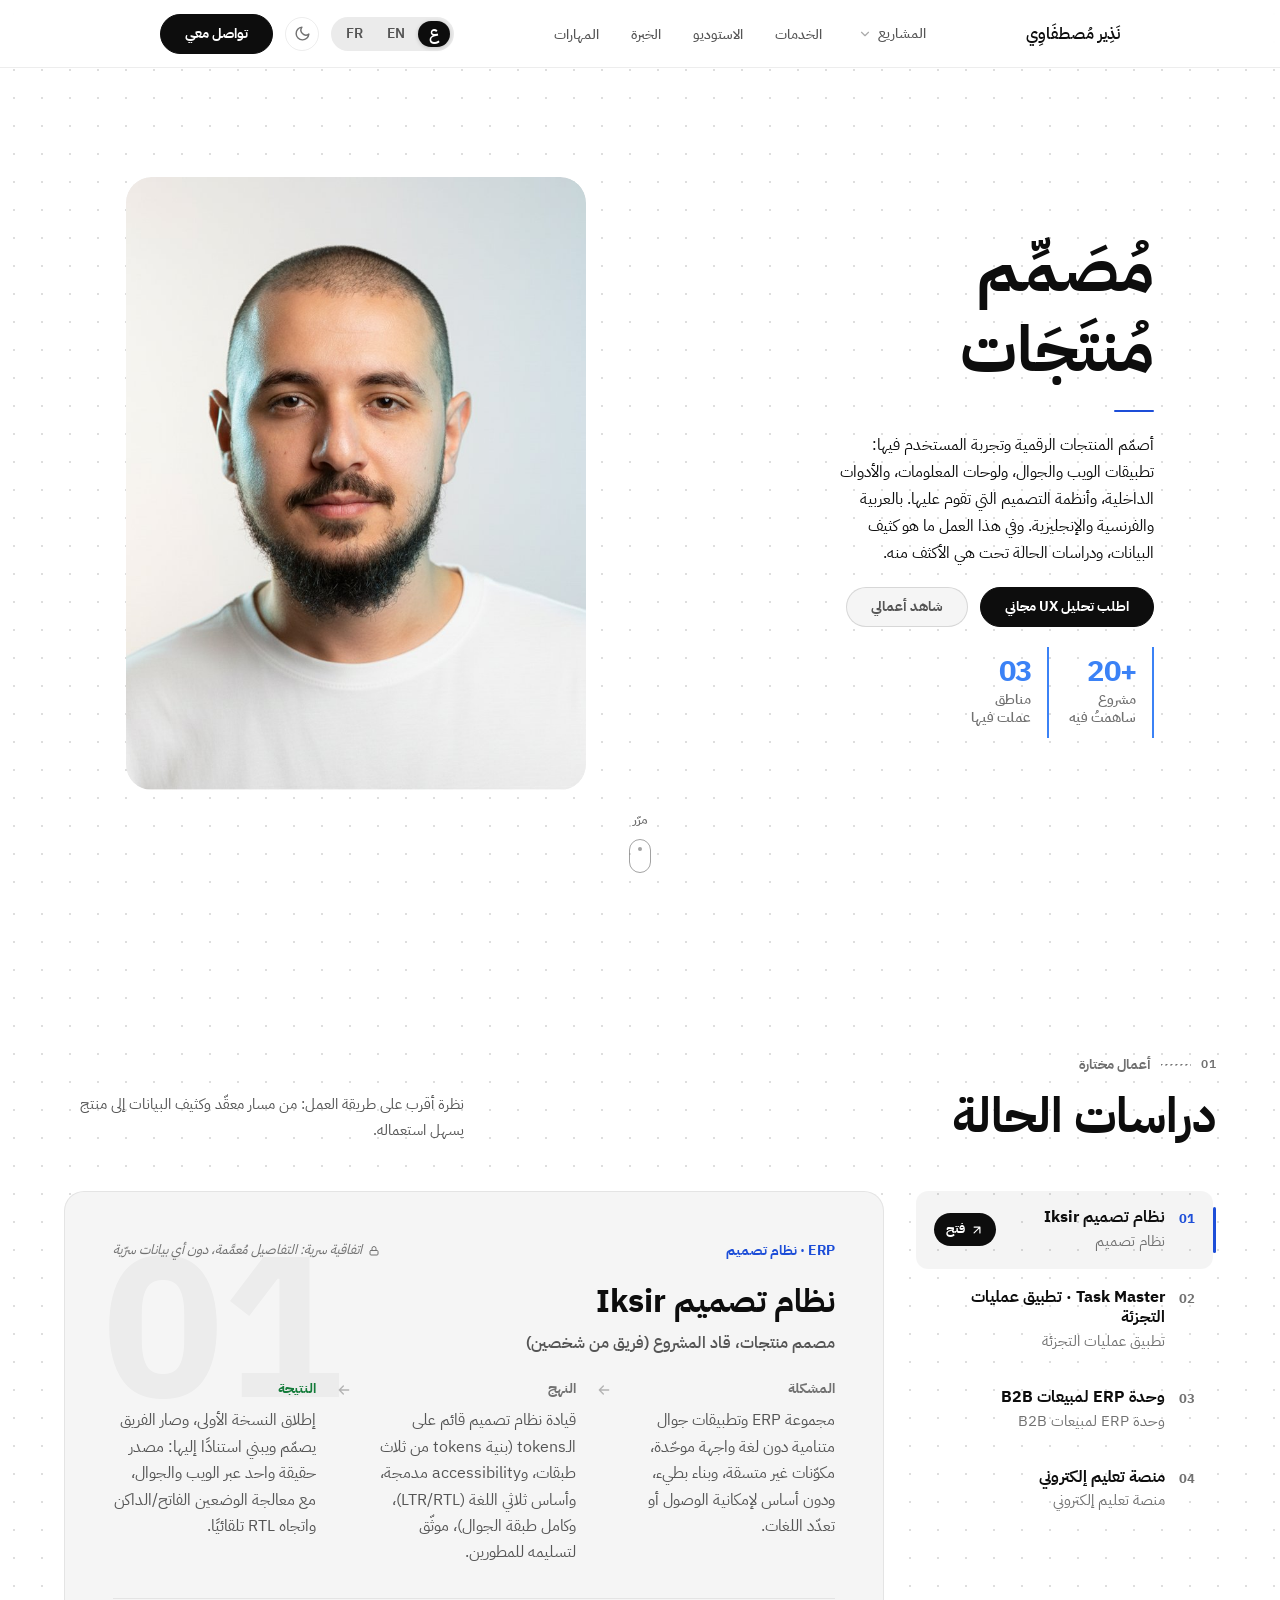
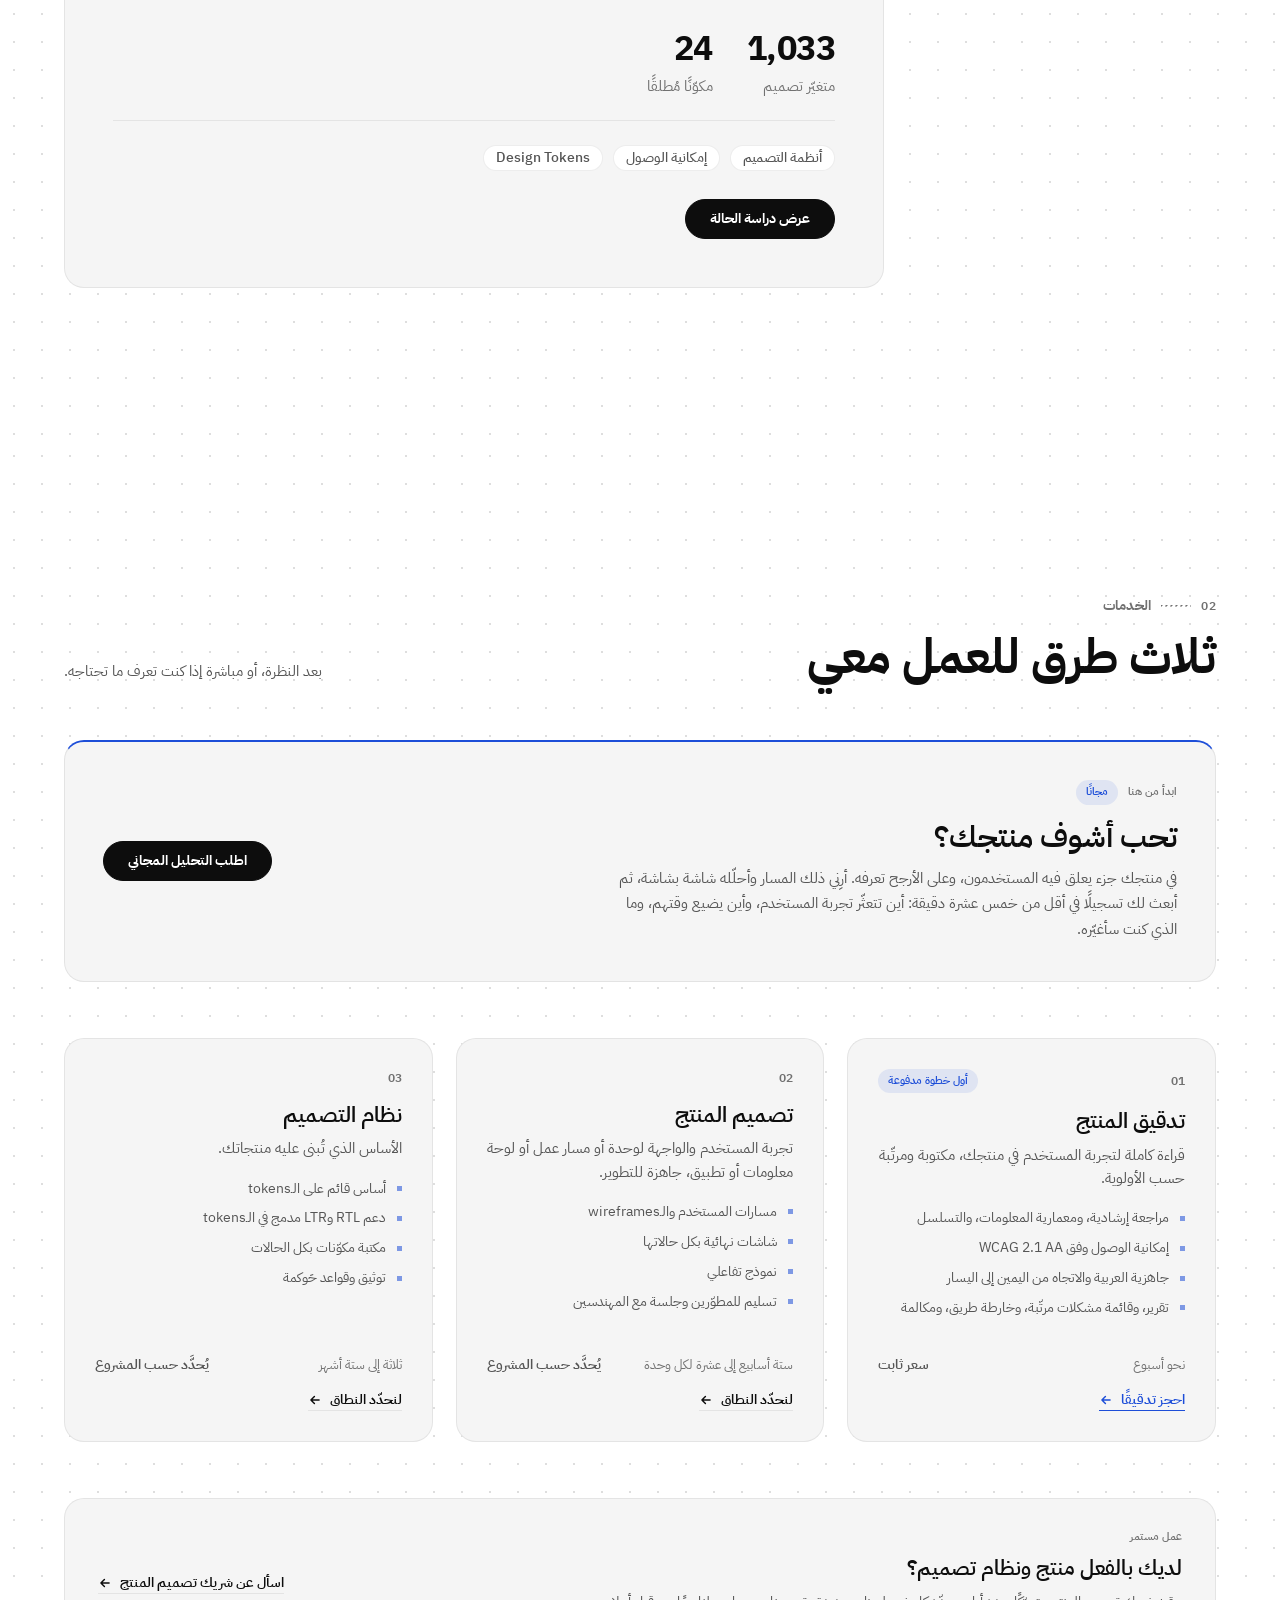
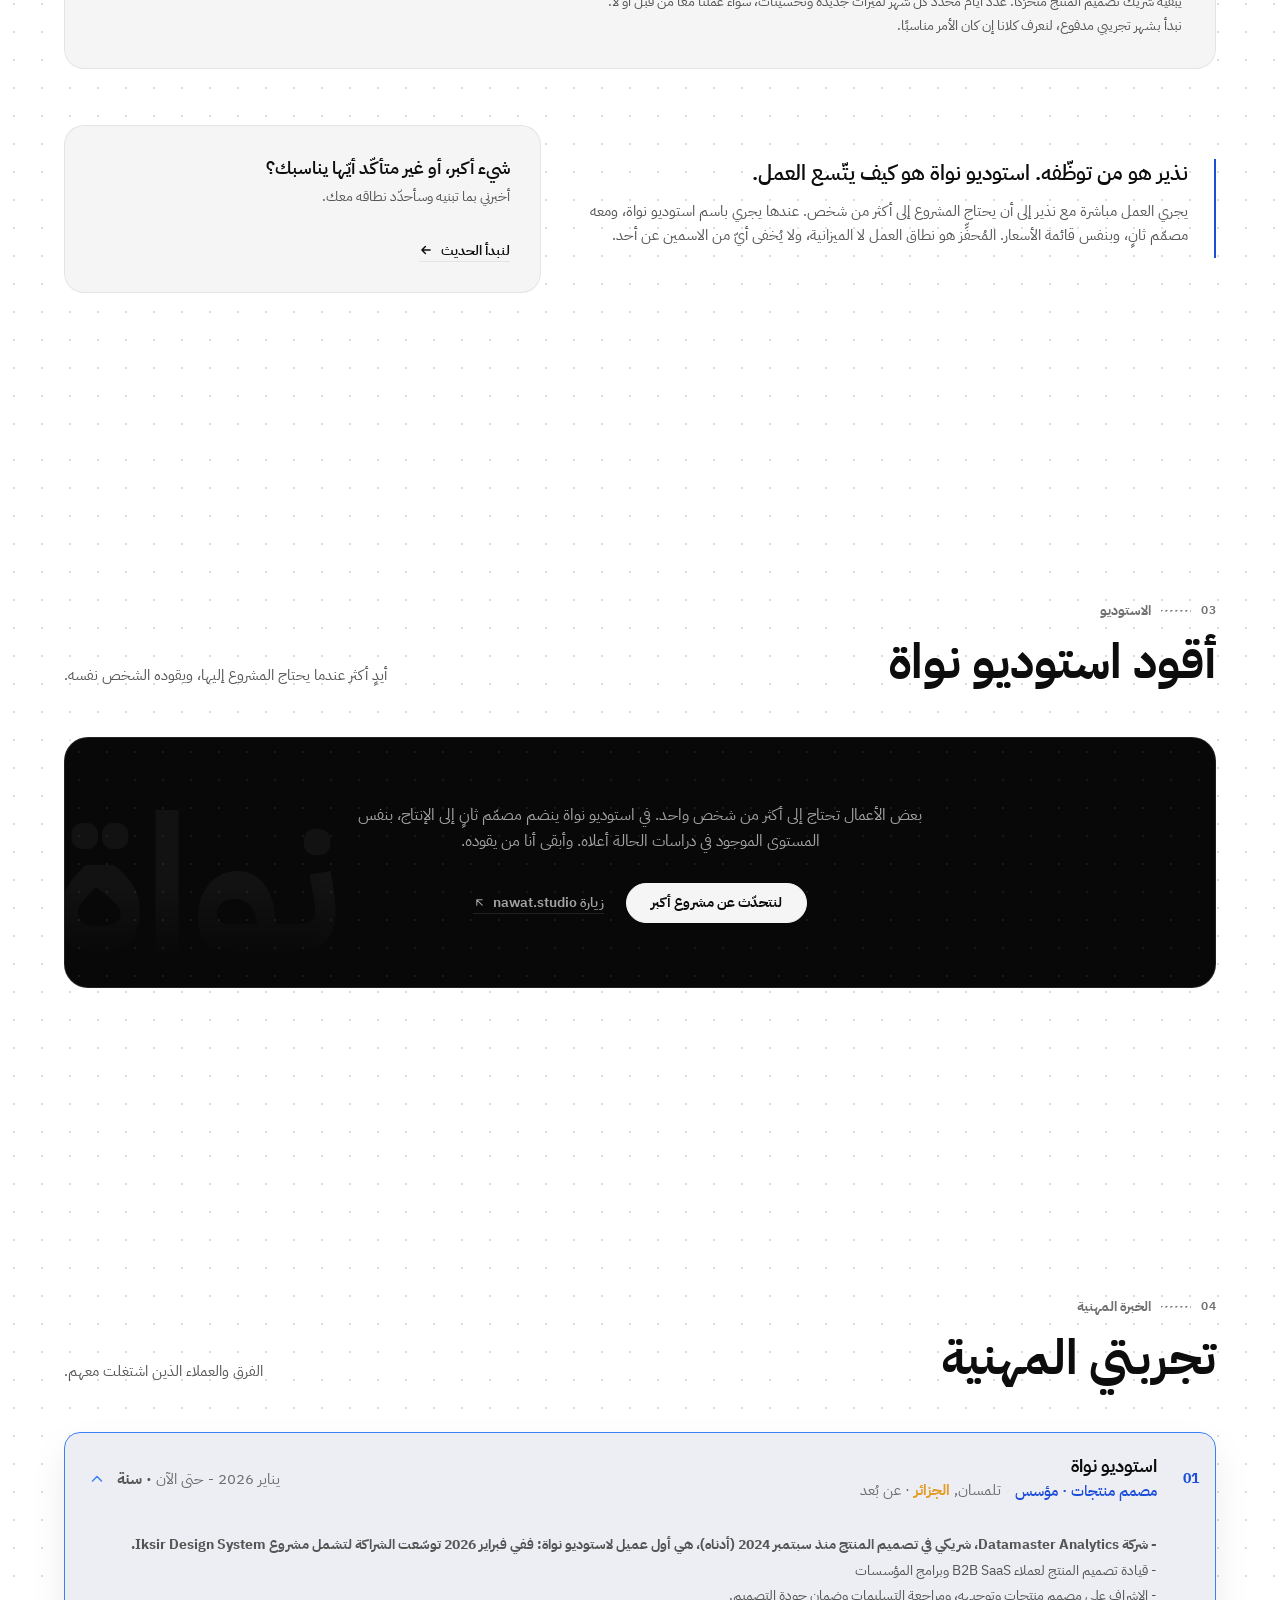
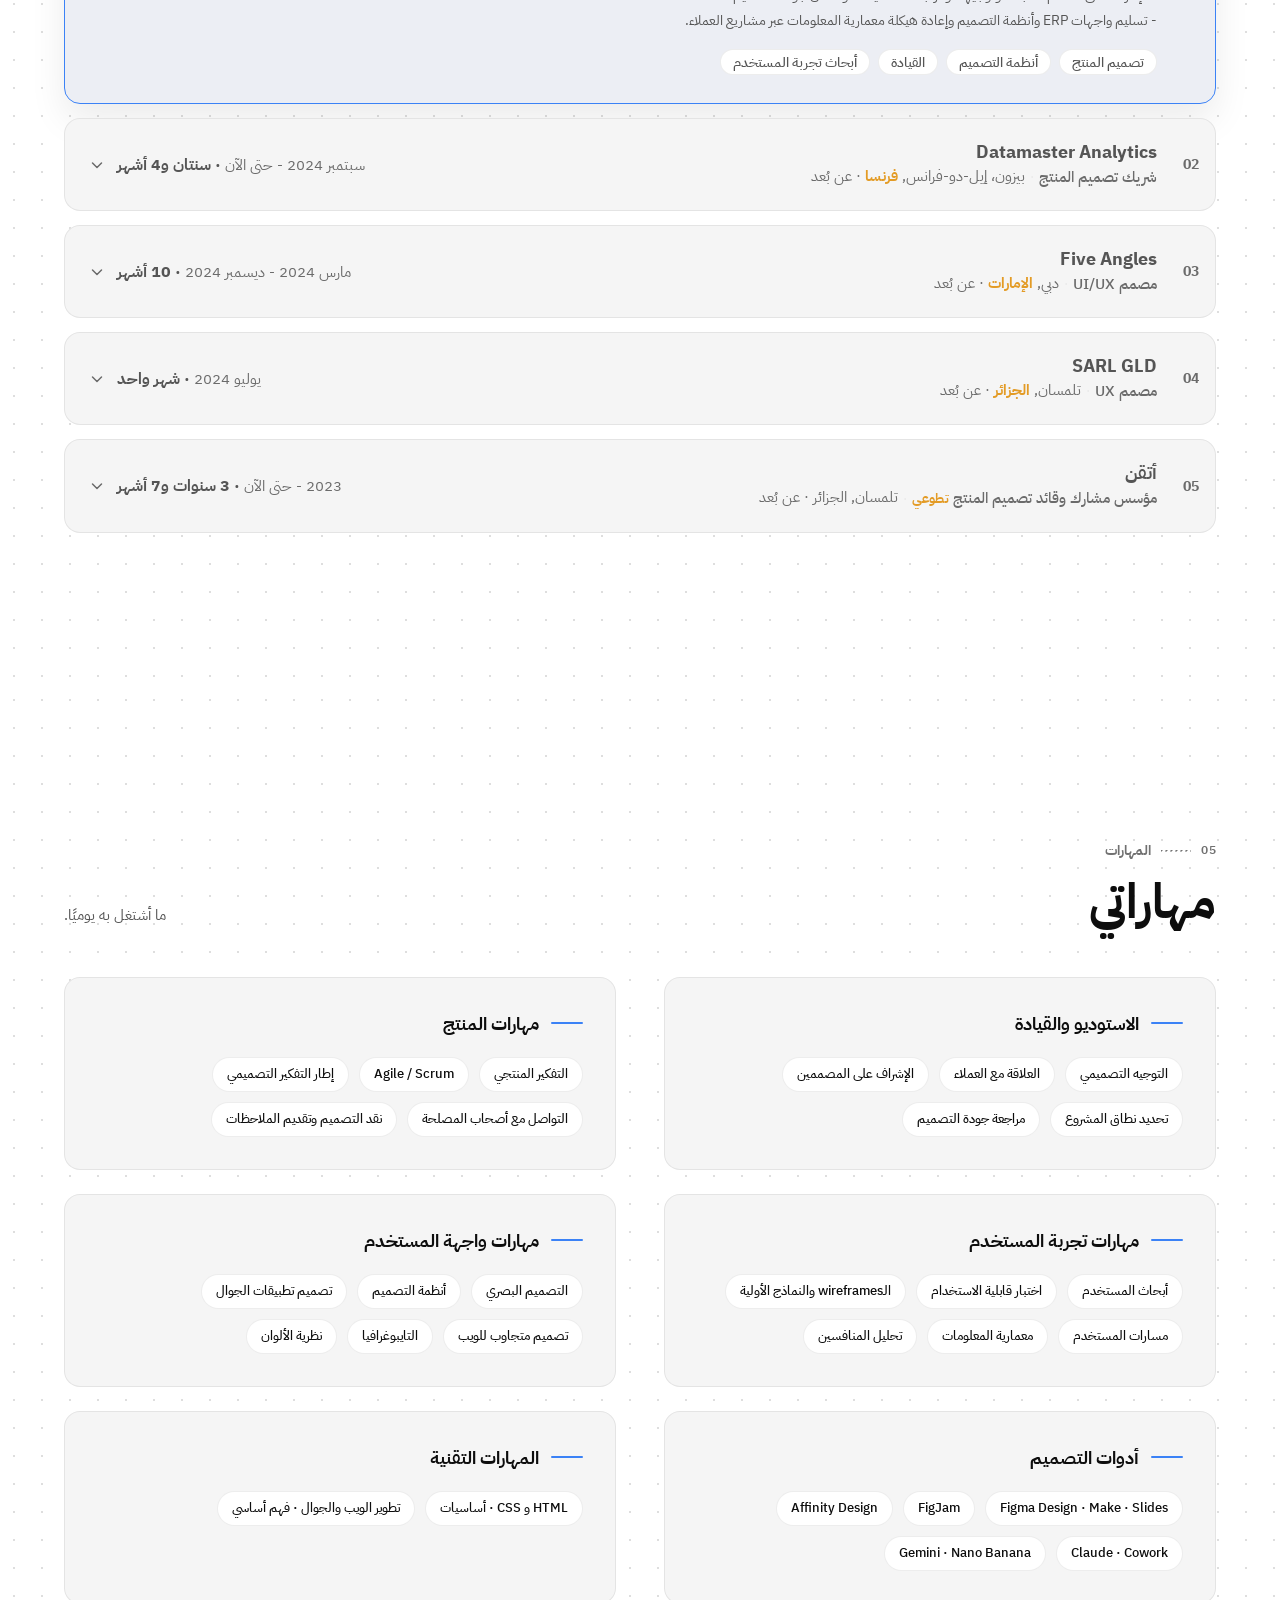
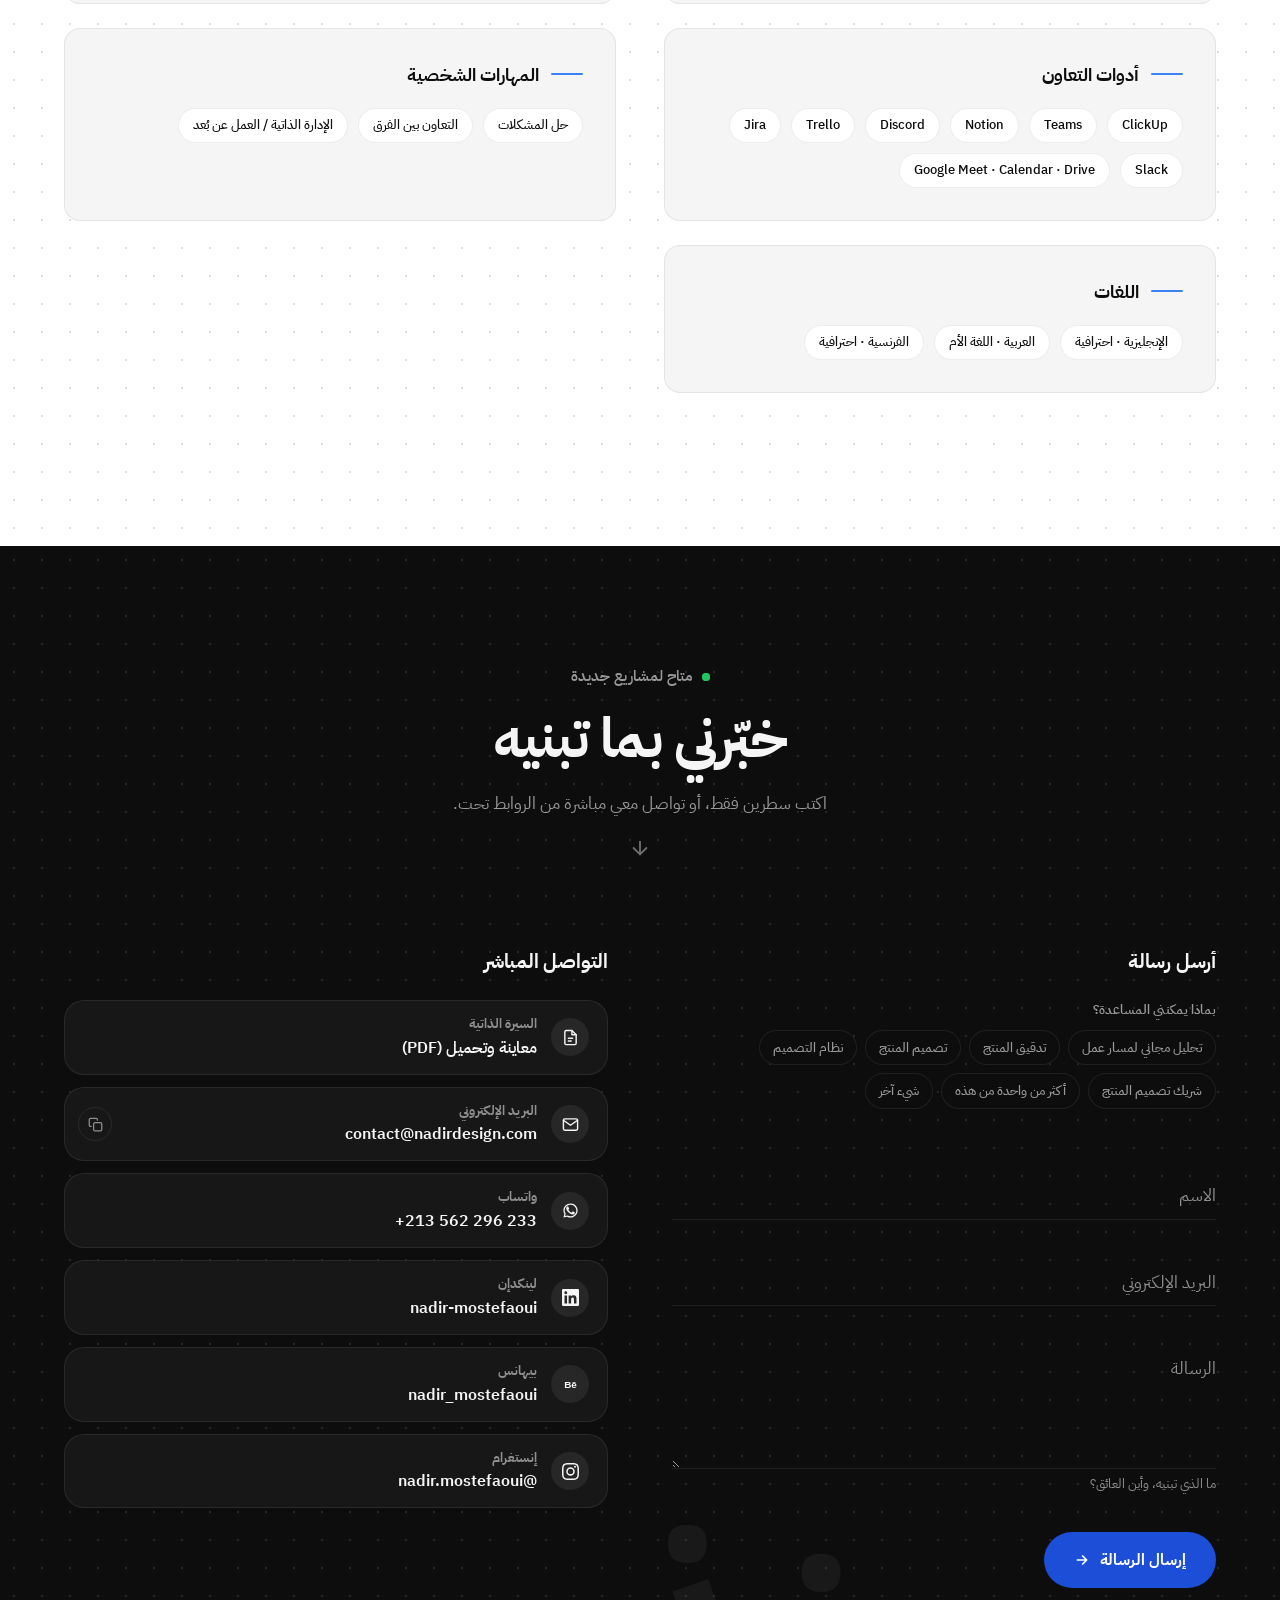
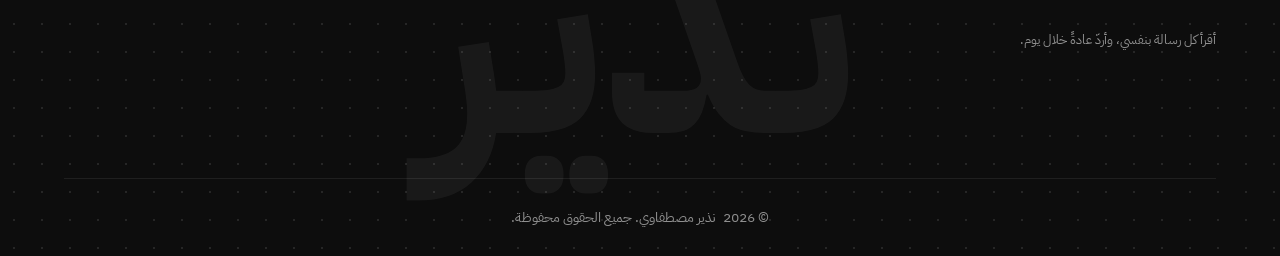
<file: index.html>
<!DOCTYPE html>
<html lang="en" dir="ltr" data-theme="light">
<head>
  <meta charset="UTF-8">
  <meta name="viewport" content="width=device-width, initial-scale=1.0">
  <!-- i18n-page tells js/i18n.js which meta block to apply, so the title,
       description and social-share tags follow the selected language
       instead of staying English. -->
  <meta name="i18n-page" content="home">
  <meta name="description" content="Product and UX design for apps, dashboards, ERP modules and internal tools, and the design systems behind them. In Arabic, French and English.">
  <meta name="author" content="Nadir Mostefaoui">
  <meta property="og:title" content="Nadir Mostefaoui · Product Designer · UX and design systems">
  <meta property="og:description" content="Apps, dashboards and internal tools, and the design systems behind them. The last system shipped 1,033 variables and 24 components. Start with a free look at one flow of your product, no charge and no pitch.">
  <meta property="og:locale" content="en">
  <meta property="og:type" content="website">
  <!-- Social preview. 1200x630 services card: the same artwork used on the
       LinkedIn Featured link for this site, so the two surfaces match. It is
       deliberately ONE image for all three languages: crawlers read this
       static head before js/i18n.js runs, so a per-language swap would never
       be seen. The URL must stay absolute — relative og:image paths are
       ignored. Filename is versioned rather than overwriting og-cover.jpg,
       because social platforms cache previews by image URL; a new path is
       what forces every one of them to re-fetch. The case-study pages still
       point at og-cover.jpg on purpose — a "Work with me" card would misread
       on a link to a case study. -->
  <meta property="og:url" content="https://nadirdesign.com/">
  <meta property="og:image" content="https://nadirdesign.com/assets/images/og-services.png">
  <meta property="og:image:width" content="1200">
  <meta property="og:image:height" content="630">
  <meta property="og:image:type" content="image/png">
  <meta property="og:image:alt" content="Work with me — design services for data-heavy B2B products: audit, product design, design systems. A crowded interface panel becomes an ordered one.">
  <meta name="twitter:card" content="summary_large_image">
  <meta name="twitter:image" content="https://nadirdesign.com/assets/images/og-services.png">

  <title>Nadir Mostefaoui · Product Designer · UX and design systems</title>

  <!-- Scroll position on load — three scenarios:

       1. A RELOAD or BACK/FORWARD (bfcache) navigation should always land
          back on the Hero section, ignoring any leftover history scroll
          offset or URL hash. scrollRestoration = 'manual' plus an
          immediate scrollTo(0, 0) handle the common case; a pageshow
          listener is a second, later-firing pass for mobile Safari, which
          can still nudge the scroll position back after 'load' if the
          page's height changed since the offset was first recorded (e.g.
          an Experience accordion item was left open).

       2. A genuine INCOMING navigation carrying a URL hash — e.g. a
          case-study page's "Experience" nav link pointing to
          index.html#experience — must be honoured: the page should land
          on that section, not the Hero. The hash is still stripped from
          the address bar right away (keeps URLs clean, matches this
          site's plain '#work'-style nav links) but the target id is
          remembered in window.__pendingScrollTarget and applied by the
          hero-entrance trigger at the end of <body>, once the hero has
          been released.

       3. Same-page anchor clicks (already on index.html, clicking
          '#skills' etc.) never trigger a new document load, so this
          script doesn't run again — native + CSS smooth-scrolling just
          works on its own.

       The Navigation Timing API tells scenarios 1 and 2 apart: only a
       'navigate' entry (a fresh link/URL, not a reload or back/forward)
       with a hash counts as an incoming section link. -->
  <script>
    if ('scrollRestoration' in history) {
      history.scrollRestoration = 'manual';
    }

    var navType = 'navigate';
    if (performance.getEntriesByType && performance.getEntriesByType('navigation').length) {
      navType = performance.getEntriesByType('navigation')[0].type;
    } else if (performance.navigation) {
      navType = ['navigate', 'reload', 'back_forward'][performance.navigation.type] || 'navigate';
    }

    var isIncomingSectionLink = (navType === 'navigate' && !!location.hash);
    if (isIncomingSectionLink) {
      window.__pendingScrollTarget = location.hash.slice(1);
    }

    if (location.hash) {
      history.replaceState(null, '', location.pathname + location.search);
    }
    window.scrollTo(0, 0);
    window.addEventListener('pageshow', function (e) {
      if (e.persisted || !isIncomingSectionLink) {
        window.scrollTo(0, 0);
      }
    });
  </script>

  <!-- Favicon — swapped per language by the pre-paint script below and
       live by js/i18n.js's switchLang() (both target this id) . -->
  <link rel="icon" type="image/svg+xml" href="assets/icons/favicon.svg" id="favicon-link">

  <!-- Preload critical assets -->
  <link rel="preload" href="assets/images/profile.jpg" as="image">

  <!-- Fonts — a real <link> here (not the @import that used to live inside
       style.css) so the browser's HTML preloader discovers and starts
       fetching it immediately, in parallel with everything else in <head>.
       @import is only discovered after style.css itself has been fully
       fetched and parsed, adding a serial round-trip that delayed text
       rendering on first, cold-cache visits. -->
  <link rel="preconnect" href="https://fonts.googleapis.com">
  <link rel="preconnect" href="https://fonts.gstatic.com" crossorigin>
  <link rel="stylesheet" href="https://fonts.googleapis.com/css2?family=IBM+Plex+Sans:ital,wght@0,300;0,400;0,500;0,600;0,700;1,400&family=IBM+Plex+Sans+Arabic:wght@300;400;500;600;700&display=swap">

  <!-- Stylesheets -->
  <link rel="stylesheet" href="css/reset.css">
  <link rel="stylesheet" href="css/tokens.css">
  <link rel="stylesheet" href="css/style.css">

  <!-- Apply theme before paint — prevents flash. Defaults to light mode
       for first-time visitors regardless of OS/browser color-scheme
       preference; only an explicit saved choice overrides it. -->
  <script>
    (function(){
      const t = localStorage.getItem('nadir-theme');
      document.documentElement.setAttribute('data-theme', t || 'light');
    })();
  </script>

  <!-- Apply language/direction before paint — prevents a flash of the wrong
       direction and of the wrong-script nav name (js/i18n.js's own
       switchLang() only runs on DOMContentLoaded, which is after first
       paint). Key/list mirror js/i18n.js's STORAGE_KEY and RTL_LANGS
       exactly — keep both in sync if either changes. Also swaps the favicon
       before the browser requests it, for the same reason. -->
  <script>
    (function(){
      const lang  = localStorage.getItem('nadir-lang') || 'ar';
      const isRTL = lang === 'ar';
      document.documentElement.setAttribute('lang', lang);
      document.documentElement.setAttribute('dir', isRTL ? 'rtl' : 'ltr');

      const favicon = document.getElementById('favicon-link');
      if (favicon && isRTL) favicon.href = 'assets/icons/favicon-ar.svg';
    })();
  </script>
</head>
<body class="hero-pending">

  <!-- Custom cursor (desktop only) -->
  <div id="cursor-dot"  aria-hidden="true"></div>
  <div id="cursor-ring" aria-hidden="true"></div>

  <!-- ══════════════════════
       NAVBAR
  ══════════════════════ -->
  <header>
    <nav class="navbar" id="navbar" aria-label="Main navigation">
      <div class="nav-inner">

        <!-- Identity. Replaces the signature logo (removed 2026-08-05).
             Deliberately just the name in the site's own typeface, with no
             mark of any kind — nothing here is an image, so it needs no
             light/dark asset swap and no per-language file: `nav.name`
             carries the script. -->
        <a href="#" class="nav-identity" id="nav-logo" aria-label="Nadir Mostefaoui: Home">
          <!-- Two spans, not one JS-swapped string: js/i18n.js writes each
               [data-i18n] node independently, so a single node can only ever
               hold one key. CSS picks which is visible per breakpoint. -->
          <span class="nav-identity-name nav-identity-name--full" data-i18n="nav.name">Nadir Mostefaoui</span>
          <span class="nav-identity-name nav-identity-name--short" data-i18n="nav.name_short">Nadir</span>
        </a>

        <!-- Nav links -->
        <ul class="nav-links" id="nav-links" role="list">
          <li class="nav-item has-dropdown">
            <div class="nav-item-row">
              <a href="#work" class="nav-link" data-i18n="nav.projects">Projects</a>
              <button type="button" class="nav-dropdown-toggle" aria-expanded="false" aria-controls="nav-dropdown-work"
                      aria-label="Show projects menu" data-i18n-aria-label="nav.dropdown_aria">
                <svg class="chevron" width="14" height="14" viewBox="0 0 24 24" fill="none"
                     stroke="currentColor" stroke-width="2" stroke-linecap="round" stroke-linejoin="round" aria-hidden="true">
                  <polyline points="6 9 12 15 18 9"/>
                </svg>
              </button>
            </div>
            <div class="nav-dropdown" id="nav-dropdown-work">
              <div class="nav-dropdown-inner">
                <ul class="nav-dropdown-list" role="list">
                  <li><a href="case-studies/iksir-design-system.html" data-i18n="work.cs5.title">Iksir Design System</a></li>
                  <li><a href="case-studies/task-master.html" data-i18n="work.cs2.title">Task Master · Retail Ops App</a></li>
                  <li><a href="case-studies/b2b-sales-erp.html" data-i18n="work.cs3.title">B2B Sales ERP Module</a></li>
                  <li><a href="https://nadirdesign.notion.site/eLearning-Platform-Teacher-Side-2789267c734580818447e1667e1b8630?source=copy_link" target="_blank" rel="noopener noreferrer" data-i18n="work.cs4.title">eLearning Platform</a></li>
                  <li class="nav-dropdown-all"><a href="#work" data-i18n="nav.all_projects">All projects</a></li>
                </ul>
              </div>
            </div>
          </li>
          <li><a href="#services"   class="nav-link" data-i18n="nav.services">Services</a></li>
          <li><a href="#studio"     class="nav-link" data-i18n="nav.studio">Studio</a></li>
          <li><a href="#experience" class="nav-link" data-i18n="nav.experience">Experience</a></li>
          <li><a href="#skills"     class="nav-link" data-i18n="nav.skills">Skills</a></li>

          <!-- Mobile-only extras -->
          <li class="nav-mobile-status">
            <span class="nav-status-dot" aria-hidden="true"></span>
            <span data-i18n="footer.badge">Available for new projects</span>
          </li>
          <li class="nav-mobile-cta">
            <a href="#contact" class="btn btn-dark">
              <span data-i18n="nav.contact">Contact Me</span>
              <svg class="btn-arrow" width="14" height="14" viewBox="0 0 24 24" fill="none" stroke="currentColor" stroke-width="2.5" stroke-linecap="round" stroke-linejoin="round" aria-hidden="true"><path d="M5 12h14M13 6l6 6-6 6"/></svg>
            </a>
          </li>
          <li class="nav-mobile-controls">
            <div class="lang-switcher" role="group" aria-label="Select language">
              <button class="lang-btn active" data-lang-btn="ar" aria-label="Arabic"  aria-pressed="true">ع</button>
              <button class="lang-btn" data-lang-btn="en" aria-label="English" aria-pressed="false">EN</button>
              <button class="lang-btn" data-lang-btn="fr" aria-label="Français" aria-pressed="false">FR</button>
            </div>
            <button class="theme-toggle" data-theme-toggle aria-label="Switch theme" aria-pressed="false">
              <svg class="icon-moon" viewBox="0 0 24 24" fill="none" stroke="currentColor" stroke-width="2"
                   stroke-linecap="round" stroke-linejoin="round" aria-hidden="true">
                <path d="M21 12.79A9 9 0 1 1 11.21 3 7 7 0 0 0 21 12.79z"/>
              </svg>
              <svg class="icon-sun" viewBox="0 0 24 24" fill="none" stroke="currentColor" stroke-width="2"
                   stroke-linecap="round" stroke-linejoin="round" aria-hidden="true">
                <circle cx="12" cy="12" r="5"/>
                <line x1="12" y1="1"  x2="12" y2="3"/>
                <line x1="12" y1="21" x2="12" y2="23"/>
                <line x1="4.22" y1="4.22"  x2="5.64" y2="5.64"/>
                <line x1="18.36" y1="18.36" x2="19.78" y2="19.78"/>
                <line x1="1"  y1="12" x2="3"  y2="12"/>
                <line x1="21" y1="12" x2="23" y2="12"/>
                <line x1="4.22" y1="19.78" x2="5.64" y2="18.36"/>
                <line x1="18.36" y1="5.64"  x2="19.78" y2="4.22"/>
              </svg>
            </button>
          </li>
        </ul>

        <!-- Right side -->
        <div class="nav-end">
          <!-- Language switcher -->
          <div class="lang-switcher" role="group" aria-label="Select language">
            <button class="lang-btn active" data-lang-btn="ar" aria-label="Arabic"  aria-pressed="true">ع</button>
            <button class="lang-btn" data-lang-btn="en" aria-label="English" aria-pressed="false">EN</button>
            <button class="lang-btn" data-lang-btn="fr" aria-label="Français" aria-pressed="false">FR</button>
          </div>

          <!-- Theme toggle -->
          <button class="theme-toggle" data-theme-toggle aria-label="Switch to dark mode" aria-pressed="false">
            <svg class="icon-moon" viewBox="0 0 24 24" fill="none" stroke="currentColor" stroke-width="2"
                 stroke-linecap="round" stroke-linejoin="round" aria-hidden="true">
              <path d="M21 12.79A9 9 0 1 1 11.21 3 7 7 0 0 0 21 12.79z"/>
            </svg>
            <svg class="icon-sun" viewBox="0 0 24 24" fill="none" stroke="currentColor" stroke-width="2"
                 stroke-linecap="round" stroke-linejoin="round" aria-hidden="true">
              <circle cx="12" cy="12" r="5"/>
              <line x1="12" y1="1"  x2="12" y2="3"/>
              <line x1="12" y1="21" x2="12" y2="23"/>
              <line x1="4.22" y1="4.22"  x2="5.64" y2="5.64"/>
              <line x1="18.36" y1="18.36" x2="19.78" y2="19.78"/>
              <line x1="1"  y1="12" x2="3"  y2="12"/>
              <line x1="21" y1="12" x2="23" y2="12"/>
              <line x1="4.22" y1="19.78" x2="5.64" y2="18.36"/>
              <line x1="18.36" y1="5.64"  x2="19.78" y2="4.22"/>
            </svg>
          </button>

          <!-- CTA -->
          <a href="#contact" class="btn btn-dark">
            <span data-i18n="nav.contact">Contact Me</span>
            <svg class="btn-arrow" width="14" height="14" viewBox="0 0 24 24" fill="none" stroke="currentColor" stroke-width="2.5" stroke-linecap="round" stroke-linejoin="round" aria-hidden="true"><path d="M5 12h14M13 6l6 6-6 6"/></svg>
          </a>
        </div>

        <!-- Mobile hamburger -->
        <button class="nav-toggle" id="nav-toggle" aria-label="Open menu" aria-expanded="false" aria-controls="nav-links">
          <span></span><span></span><span></span>
        </button>

      </div>
    </nav>
  </header>

  <!-- Dim scrim behind the mobile menu pop-up — also acts as a
       tap-anywhere-to-close target. Mobile-only (see CSS). -->
  <div class="nav-backdrop" id="nav-backdrop" aria-hidden="true"></div>

  <main>

    <!-- ══════════════════════
         HERO SECTION
    ══════════════════════ -->
    <section class="hero" id="hero" aria-labelledby="hero-title">



      <!-- Left: all content. The greeting line ("Hi, I'm Nadir Mostefaoui" with
           a pulsing dot) was removed 2026-08-05: once the navbar started
           showing his name, the hero repeated it a couple of hundred pixels
           below. The section now opens straight on the display title. -->
      <div class="hero-content">

        <!-- Mobile-only grouping wrapper. display:contents on desktop so it has
             zero effect on the existing flex layout there. -->
        <div class="hero-bottom-group">

          <!-- "Bilingual duet" display title. The ghost span renders the OTHER
               script behind the live one (Arabic behind EN/FR, Latin behind AR)
               as a faint background layer — it makes the Arabic/English design
               fluency visible in the first thing a visitor sees.

               This span structure MUST also be duplicated in every locale's
               `hero.title` string in js/i18n.js: switchLang() overwrites this
               h1 via innerHTML on every language change, so markup authored
               only here would be destroyed on the first switch.

               The ghost is aria-hidden so the h1's accessible name stays the
               single real title, and it uses the unpointed Arabic (no tashkeel)
               because diacritics read as noise at 9% opacity. -->
          <h1 class="hero-title" id="hero-title" data-i18n="hero.title" data-i18n-html>
            <span class="ht-ghost" aria-hidden="true">مصمم منتجات</span><span class="ht-main"><span class="ht-l">Product</span><span class="ht-l">Designer</span></span>
          </h1>

          <div class="hero-divider" aria-hidden="true"></div>

          <!-- data-i18n-html because the string now carries markup: the closing
               Nawat credential line that used to sit here as a .hero-bio-sig
               caption was removed 2026-10-16. i18n.js only writes innerHTML for
               H1/H2 or when
               this attribute is present, otherwise it would print the tags as
               text. The markup MUST also live in all three locale strings in
               js/i18n.js, since switchLang() overwrites this node on every
               language change. The copy below is only the first-paint fallback. -->
          <p class="hero-bio" data-i18n="hero.bio" data-i18n-html>
            Product and UX design for digital products: web and mobile apps, dashboards, internal tools, and the design systems underneath them. In Arabic, French and English. Some of that work gets dense, and the case studies below are the densest of it.
          </p>

          <div class="hero-actions">
            <!-- The hero's primary action is the free offer itself, not a generic
                 "let's talk". It lands on the free-analysis block rather than the
                 form, so a first-time visitor reads what they are being offered
                 before they are asked for their name. The nav keeps the direct
                 "Contact Me" route for anyone who just wants to write. -->
            <a href="#free-analysis" class="btn btn-dark">
              <span data-i18n="hero.cta_primary">Get a free UX analysis</span>
              <svg class="btn-arrow" width="14" height="14" viewBox="0 0 24 24" fill="none" stroke="currentColor" stroke-width="2.5" stroke-linecap="round" stroke-linejoin="round" aria-hidden="true"><path d="M5 12h14M13 6l6 6-6 6"/></svg>
            </a>
            <!-- Secondary action. The CV trigger that used to sit here was
                 removed 2026-08-25: the CV is no longer a primary hero action
                 and stays available from the footer contact list only. The
                 slot is filled by the site's original secondary CTA, whose
                 i18n key was already translated in all three locales, so the
                 first action after the pitch now leads to the case studies. -->
            <a href="#work" class="btn btn-ghost-fill">
              <span data-i18n="hero.cta_secondary">View My Work</span>
              <svg class="btn-arrow" width="14" height="14" viewBox="0 0 24 24" fill="none" stroke="currentColor" stroke-width="2.5" stroke-linecap="round" stroke-linejoin="round" aria-hidden="true"><path d="M5 12h14M13 6l6 6-6 6"/></svg>
            </a>
          </div>

          <!-- Stats -->
          <div class="hero-stats" aria-label="Quick stats">
            <div class="stat-item">
              <span class="stat-num" data-i18n="hero.stat2_num">20+</span>
              <span class="stat-label" data-i18n="hero.stat2_label">Projects
contributed</span>
            </div>
            <div class="stat-item">
              <span class="stat-num" data-i18n="hero.stat3_num">03</span>
              <span class="stat-label" data-i18n="hero.stat3_label">Regions
experience</span>
            </div>
          </div>

        </div>

      </div>

      <!-- Right: portrait photo card. On mobile this becomes the full-bleed
           background for the whole hero, with .hero-content overlaid on top. -->
      <div class="hero-portrait-wrap" aria-hidden="true">
        <div class="portrait-card-wrapper">

          <!-- Offset ghost card for depth (mobile only) -->
          <div class="portrait-card-bg"></div>

          <!-- Main card: image (+ mobile scrim, added in CSS via ::before) -->
          <div class="portrait-card-inner">
            <img
              src="assets/images/profile.jpg"
              alt=""
              class="hero-portrait-img"
              loading="eager"
              fetchpriority="high"
            >
          </div>

        </div>
      </div>

      <!-- Scroll cue: fades out once the visitor scrolls -->
      <a class="scroll-cue" href="#work" aria-label="Scroll to explore" data-i18n-aria-label="hero.scroll_aria">
        <span class="scroll-cue__label" data-i18n="hero.scroll">Scroll</span>
        <span class="scroll-cue__track" aria-hidden="true"><span class="scroll-cue__dot"></span></span>
      </a>

    </section>

    <!-- ══════════════════════════════════════════════
         WORK / CASE STUDIES SECTION
    ══════════════════════════════════════════════ -->
    <section id="work" class="work-section" aria-labelledby="work-title">
      <div class="work-container">

        <div class="exp-header">
          <div class="exp-label-row">
            <span class="exp-label-line" aria-hidden="true"></span>
            <span class="exp-label-text" data-i18n="work.label">SELECTED WORK</span>
          </div>
          <div class="exp-title-row">
            <h2 class="exp-title" id="work-title" data-i18n="work.title">Case Studies</h2>
            <p class="exp-subtitle" data-i18n="work.subtitle">A closer look at how a complex workflow becomes a product people can actually use.</p>
          </div>
        </div>

        <div class="work-explorer">

          <div class="work-tablist" role="tablist" aria-orientation="vertical" aria-label="Case studies">
            <div class="work-tab-item">
              <button class="work-tab" role="tab" id="work-tab-5" aria-selected="true" aria-controls="work-panel-5" tabindex="0" data-index="0">
                <span class="work-tab-num" aria-hidden="true">01</span>
                <span class="work-tab-info">
                  <span class="work-tab-company" data-i18n="work.cs5.title">Iksir Design System</span>
                  <span class="work-tab-short" data-i18n="work.cs5.short">Design System</span>
                  <span class="work-tab-hook" data-i18n="work.cs5.hook">Design System</span>
                </span>
              </button>
              <a class="work-tab-open" href="case-studies/iksir-design-system.html" data-i18n-aria-label="work.open_aria" aria-label="Open case study">
                <svg width="14" height="14" viewBox="0 0 24 24" fill="none" stroke="currentColor" stroke-width="2" stroke-linecap="round" stroke-linejoin="round" aria-hidden="true"><path d="M7 17L17 7M7 7h10v10"/></svg>
                <span data-i18n="work.open_label">Open</span>
              </a>
            </div>
            <div class="work-tab-item">
              <button class="work-tab" role="tab" id="work-tab-2" aria-selected="false" aria-controls="work-panel-2" tabindex="-1" data-index="1">
                <span class="work-tab-num" aria-hidden="true">02</span>
                <span class="work-tab-info">
                  <span class="work-tab-company" data-i18n="work.cs2.title">Task Master · Retail Ops App</span>
                  <span class="work-tab-short" data-i18n="work.cs2.short">Task Master</span>
                  <span class="work-tab-hook" data-i18n="work.cs2.hook">Retail Operations App</span>
                </span>
              </button>
              <a class="work-tab-open" href="case-studies/task-master.html" data-i18n-aria-label="work.open_aria" aria-label="Open case study">
                <svg width="14" height="14" viewBox="0 0 24 24" fill="none" stroke="currentColor" stroke-width="2" stroke-linecap="round" stroke-linejoin="round" aria-hidden="true"><path d="M7 17L17 7M7 7h10v10"/></svg>
                <span data-i18n="work.open_label">Open</span>
              </a>
            </div>
            <div class="work-tab-item">
              <button class="work-tab" role="tab" id="work-tab-3" aria-selected="false" aria-controls="work-panel-3" tabindex="-1" data-index="2">
                <span class="work-tab-num" aria-hidden="true">03</span>
                <span class="work-tab-info">
                  <span class="work-tab-company" data-i18n="work.cs3.title">B2B Sales ERP Module</span>
                  <span class="work-tab-short" data-i18n="work.cs3.short">Sales ERP</span>
                  <span class="work-tab-hook" data-i18n="work.cs3.hook">B2B Sales ERP Module</span>
                </span>
              </button>
              <a class="work-tab-open" href="case-studies/b2b-sales-erp.html" data-i18n-aria-label="work.open_aria" aria-label="Open case study">
                <svg width="14" height="14" viewBox="0 0 24 24" fill="none" stroke="currentColor" stroke-width="2" stroke-linecap="round" stroke-linejoin="round" aria-hidden="true"><path d="M7 17L17 7M7 7h10v10"/></svg>
                <span data-i18n="work.open_label">Open</span>
              </a>
            </div>
            <div class="work-tab-item">
              <button class="work-tab" role="tab" id="work-tab-4" aria-selected="false" aria-controls="work-panel-4" tabindex="-1" data-index="3">
                <span class="work-tab-num" aria-hidden="true">04</span>
                <span class="work-tab-info">
                  <span class="work-tab-company" data-i18n="work.cs4.title">eLearning Platform</span>
                  <span class="work-tab-short" data-i18n="work.cs4.short">eLearning</span>
                  <span class="work-tab-hook" data-i18n="work.cs4.hook">eLearning Platform</span>
                </span>
              </button>
              <a class="work-tab-open" href="https://nadirdesign.notion.site/eLearning-Platform-Teacher-Side-2789267c734580818447e1667e1b8630?source=copy_link" target="_blank" rel="noopener noreferrer" data-i18n-aria-label="work.open_aria" aria-label="Open case study">
                <svg width="14" height="14" viewBox="0 0 24 24" fill="none" stroke="currentColor" stroke-width="2" stroke-linecap="round" stroke-linejoin="round" aria-hidden="true"><path d="M7 17L17 7M7 7h10v10"/></svg>
                <span data-i18n="work.open_label">Open</span>
              </a>
            </div>
            <span class="work-tab-indicator" aria-hidden="true"></span>
          </div>

          <div class="work-panels">

            <!-- ── CS5: Iksir Design System (featured first) ── -->
            <article class="work-panel is-active" role="tabpanel" id="work-panel-5" aria-labelledby="work-tab-5" tabindex="0">
              <span class="work-panel-ghost-num" aria-hidden="true">01</span>
              <div class="work-panel-top">
                <span class="work-panel-tag" data-i18n="work.cs5.tag">ERP · Design System</span>
                <span class="work-panel-nda">
                  <svg width="12" height="12" viewBox="0 0 24 24" fill="none" stroke="currentColor" stroke-width="2" stroke-linecap="round" stroke-linejoin="round" aria-hidden="true"><rect x="4" y="11" width="16" height="9" rx="2"/><path d="M8 11V7a4 4 0 0 1 8 0v4"/></svg>
                  <span data-i18n="work.nda">NDA: specifics generalized, no confidential data shown</span>
                </span>
              </div>
              <h3 class="work-panel-title" data-i18n="work.cs5.title">Iksir Design System</h3>
              <p class="work-panel-meta" data-i18n="work.cs5.role">Product Designer, led the project (2-person team)</p>

              <div class="work-panel-flow">
                <div class="work-flow-step">
                  <span class="work-flow-label" data-i18n="work.flow_problem">Problem</span>
                  <p data-i18n="work.cs5.problem">A growing ERP and mobile suite with no shared UI language: inconsistent components, slow builds, and no accessibility or trilingual foundation.</p>
                </div>
                <svg class="work-flow-arrow" width="16" height="16" viewBox="0 0 24 24" fill="none" stroke="currentColor" stroke-width="2" stroke-linecap="round" stroke-linejoin="round" aria-hidden="true"><path d="M5 12h14M13 6l6 6-6 6"/></svg>
                <div class="work-flow-step">
                  <span class="work-flow-label" data-i18n="work.flow_approach">Approach</span>
                  <p data-i18n="work.cs5.approach">Led a token-first design system (a three-layer token architecture, accessibility baked in, a trilingual (LTR/RTL) foundation, and the entire mobile layer), documented for dev handoff.</p>
                </div>
                <svg class="work-flow-arrow" width="16" height="16" viewBox="0 0 24 24" fill="none" stroke="currentColor" stroke-width="2" stroke-linecap="round" stroke-linejoin="round" aria-hidden="true"><path d="M5 12h14M13 6l6 6-6 6"/></svg>
                <div class="work-flow-step work-flow-step--outcome">
                  <span class="work-flow-label" data-i18n="work.flow_outcome">Outcome</span>
                  <p data-i18n="work.cs5.outcome">Shipped V1: 1,033 variables, 24 components, and a live documentation platform used across web and mobile.</p>
                </div>
              </div>

              <div class="work-panel-stats">
                <div class="work-stat">
                  <span class="work-stat-value"><span class="work-stat-num" data-count="1033">0</span><span class="work-stat-suffix"></span></span>
                  <span class="work-stat-label" data-i18n="work.cs5.stat1_label">design variables</span>
                </div>
                <div class="work-stat">
                  <span class="work-stat-value"><span class="work-stat-num" data-count="24">0</span><span class="work-stat-suffix"></span></span>
                  <span class="work-stat-label" data-i18n="work.cs5.stat2_label">components shipped</span>
                </div>
              </div>

              <div class="work-panel-tags">
                <span class="exp-tag" data-i18n="work.cs5.tag1">Design Systems</span>
                <span class="exp-tag" data-i18n="work.cs5.tag2">Accessibility</span>
                <span class="exp-tag" data-i18n="work.cs5.tag3">Design Tokens</span>
              </div>

              <a class="btn btn-dark work-panel-cta" href="case-studies/iksir-design-system.html">
                <span data-i18n="work.cta">View Case Study</span>
                <svg class="btn-arrow" width="14" height="14" viewBox="0 0 24 24" fill="none" stroke="currentColor" stroke-width="2.5" stroke-linecap="round" stroke-linejoin="round" aria-hidden="true"><path d="M5 12h14M13 6l6 6-6 6"/></svg>
              </a>
            </article>

            <!-- ── CS2: Task Management App ── -->
            <article class="work-panel" role="tabpanel" id="work-panel-2" aria-labelledby="work-tab-2" tabindex="0" hidden>
              <span class="work-panel-ghost-num" aria-hidden="true">02</span>
              <div class="work-panel-top">
                <span class="work-panel-tag" data-i18n="work.cs2.tag">Retail Operations · Mobile-First</span>
                <span class="work-panel-nda">
                  <svg width="12" height="12" viewBox="0 0 24 24" fill="none" stroke="currentColor" stroke-width="2" stroke-linecap="round" stroke-linejoin="round" aria-hidden="true"><rect x="4" y="11" width="16" height="9" rx="2"/><path d="M8 11V7a4 4 0 0 1 8 0v4"/></svg>
                  <span data-i18n="work.nda">NDA: specifics generalized, no confidential data shown</span>
                </span>
              </div>
              <h3 class="work-panel-title" data-i18n="work.cs2.title">Task Master · Retail Ops App</h3>
              <p class="work-panel-meta" data-i18n="work.cs2.role">Product Designer, sole designer</p>

              <div class="work-panel-flow">
                <div class="work-flow-step">
                  <span class="work-flow-label" data-i18n="work.flow_problem">Problem</span>
                  <p data-i18n="work.cs2.problem">Store operations (purchasing, inventory, stock corrections, shelf labelling) scattered across spreadsheets and disconnected tools.</p>
                </div>
                <svg class="work-flow-arrow" width="16" height="16" viewBox="0 0 24 24" fill="none" stroke="currentColor" stroke-width="2" stroke-linecap="round" stroke-linejoin="round" aria-hidden="true"><path d="M5 12h14M13 6l6 6-6 6"/></svg>
                <div class="work-flow-step">
                  <span class="work-flow-label" data-i18n="work.flow_approach">Approach</span>
                  <p data-i18n="work.cs2.approach">Unified six workflows into one task model (List → Details → Execution), built the design system under it, and iterated with real supermarket users across mobile, tablet, and desktop.</p>
                </div>
                <svg class="work-flow-arrow" width="16" height="16" viewBox="0 0 24 24" fill="none" stroke="currentColor" stroke-width="2" stroke-linecap="round" stroke-linejoin="round" aria-hidden="true"><path d="M5 12h14M13 6l6 6-6 6"/></svg>
                <div class="work-flow-step work-flow-step--outcome">
                  <span class="work-flow-label" data-i18n="work.flow_outcome">Outcome</span>
                  <p data-i18n="work.cs2.outcome">50% faster task execution, fewer stock-correction errors, and the visual benchmark for Datamaster's ERP suite.</p>
                </div>
              </div>

              <div class="work-panel-stats">
                <div class="work-stat">
                  <span class="work-stat-value"><span class="work-stat-num" data-count="50">0</span><span class="work-stat-suffix">%</span></span>
                  <span class="work-stat-label" data-i18n="work.cs2.stat1_label">faster task execution</span>
                </div>
                <div class="work-stat">
                  <span class="work-stat-value"><span class="work-stat-num" data-count="6">0</span><span class="work-stat-suffix"></span></span>
                  <span class="work-stat-label" data-i18n="work.cs2.stat2_label">workflows unified</span>
                </div>
                <div class="work-stat">
                  <span class="work-stat-value"><span class="work-stat-num" data-count="390">0</span><span class="work-stat-suffix">+</span></span>
                  <span class="work-stat-label" data-i18n="work.cs2.stat3_label">screens, 3 breakpoints</span>
                </div>
              </div>

              <div class="work-panel-tags">
                <span class="exp-tag" data-i18n="work.cs2.tag1">Mobile-First</span>
                <span class="exp-tag" data-i18n="work.cs2.tag2">User Flows</span>
                <span class="exp-tag" data-i18n="work.cs2.tag3">Usability Testing</span>
              </div>

              <a class="btn btn-dark work-panel-cta" href="case-studies/task-master.html">
                <span data-i18n="work.cta">View Case Study</span>
                <svg class="btn-arrow" width="14" height="14" viewBox="0 0 24 24" fill="none" stroke="currentColor" stroke-width="2.5" stroke-linecap="round" stroke-linejoin="round" aria-hidden="true"><path d="M5 12h14M13 6l6 6-6 6"/></svg>
              </a>
            </article>

            <!-- ── CS3: B2B Sales ERP Module ── -->
            <article class="work-panel" role="tabpanel" id="work-panel-3" aria-labelledby="work-tab-3" tabindex="0" hidden>
              <span class="work-panel-ghost-num" aria-hidden="true">03</span>
              <div class="work-panel-top">
                <span class="work-panel-tag" data-i18n="work.cs3.tag">ERP · Sales Operations</span>
                <span class="work-panel-nda">
                  <svg width="12" height="12" viewBox="0 0 24 24" fill="none" stroke="currentColor" stroke-width="2" stroke-linecap="round" stroke-linejoin="round" aria-hidden="true"><rect x="4" y="11" width="16" height="9" rx="2"/><path d="M8 11V7a4 4 0 0 1 8 0v4"/></svg>
                  <span data-i18n="work.nda">NDA: specifics generalized, no confidential data shown</span>
                </span>
              </div>
              <h3 class="work-panel-title" data-i18n="work.cs3.title">B2B Sales ERP Module</h3>
              <p class="work-panel-meta" data-i18n="work.cs3.role">Product Designer (UI/UX)</p>

              <div class="work-panel-flow">
                <div class="work-flow-step">
                  <span class="work-flow-label" data-i18n="work.flow_problem">Problem</span>
                  <p data-i18n="work.cs3.problem">Client, order, and invoice data fragmented across tools: dense screens, poor readability.</p>
                </div>
                <svg class="work-flow-arrow" width="16" height="16" viewBox="0 0 24 24" fill="none" stroke="currentColor" stroke-width="2" stroke-linecap="round" stroke-linejoin="round" aria-hidden="true"><path d="M5 12h14M13 6l6 6-6 6"/></svg>
                <div class="work-flow-step">
                  <span class="work-flow-label" data-i18n="work.flow_approach">Approach</span>
                  <p data-i18n="work.cs3.approach">Mid-fidelity, three-zone layout (navigation, tables, and quick actions), prioritizing logic over polish across 4 end-to-end sales flows.</p>
                </div>
                <svg class="work-flow-arrow" width="16" height="16" viewBox="0 0 24 24" fill="none" stroke="currentColor" stroke-width="2" stroke-linecap="round" stroke-linejoin="round" aria-hidden="true"><path d="M5 12h14M13 6l6 6-6 6"/></svg>
                <div class="work-flow-step work-flow-step--outcome">
                  <span class="work-flow-label" data-i18n="work.flow_outcome">Outcome</span>
                  <p data-i18n="work.cs3.outcome">A clear data hierarchy across the full quote-to-return flow, and the layout foundation for 3 more ERP modules.</p>
                </div>
              </div>

              <div class="work-panel-stats">
                <div class="work-stat">
                  <span class="work-stat-value"><span class="work-stat-num" data-count="8">0</span><span class="work-stat-suffix"></span></span>
                  <span class="work-stat-label" data-i18n="work.cs3.stat1_label">core screens</span>
                </div>
                <div class="work-stat">
                  <span class="work-stat-value"><span class="work-stat-num" data-count="50">0</span><span class="work-stat-suffix"></span></span>
                  <span class="work-stat-label" data-i18n="work.cs3.stat2_label">frame states</span>
                </div>
                <div class="work-stat">
                  <span class="work-stat-value"><span class="work-stat-num" data-count="9.1">0.0</span><span class="work-stat-suffix"></span></span>
                  <span class="work-stat-label" data-i18n="work.cs3.stat3_label">version reached</span>
                </div>
              </div>

              <div class="work-panel-tags">
                <span class="exp-tag" data-i18n="work.cs3.tag1">Data Visualization</span>
                <span class="exp-tag" data-i18n="work.cs3.tag2">Enterprise UX</span>
                <span class="exp-tag" data-i18n="work.cs3.tag3">Prototyping</span>
              </div>

              <a class="btn btn-dark work-panel-cta" href="case-studies/b2b-sales-erp.html">
                <span data-i18n="work.cta">View Case Study</span>
                <svg class="btn-arrow" width="14" height="14" viewBox="0 0 24 24" fill="none" stroke="currentColor" stroke-width="2.5" stroke-linecap="round" stroke-linejoin="round" aria-hidden="true"><path d="M5 12h14M13 6l6 6-6 6"/></svg>
              </a>
            </article>

            <!-- ── CS4: eLearning Platform ── -->
            <article class="work-panel" role="tabpanel" id="work-panel-4" aria-labelledby="work-tab-4" tabindex="0" hidden>
              <span class="work-panel-ghost-num" aria-hidden="true">04</span>
              <div class="work-panel-top">
                <span class="work-panel-tag" data-i18n="work.cs4.tag">eLearning · Multi-Role Platform</span>
                <span class="work-panel-nda">
                  <svg width="12" height="12" viewBox="0 0 24 24" fill="none" stroke="currentColor" stroke-width="2" stroke-linecap="round" stroke-linejoin="round" aria-hidden="true"><rect x="4" y="11" width="16" height="9" rx="2"/><path d="M8 11V7a4 4 0 0 1 8 0v4"/></svg>
                  <span data-i18n="work.nda">NDA: specifics generalized, no confidential data shown</span>
                </span>
              </div>
              <h3 class="work-panel-title" data-i18n="work.cs4.title">eLearning Platform</h3>
              <p class="work-panel-meta" data-i18n="work.cs4.role">Product Designer (UI/UX)</p>

              <div class="work-panel-flow">
                <div class="work-flow-step">
                  <span class="work-flow-label" data-i18n="work.flow_problem">Problem</span>
                  <p data-i18n="work.cs4.problem">Teachers hosted lessons on YouTube with no control over courses, students, or analytics.</p>
                </div>
                <svg class="work-flow-arrow" width="16" height="16" viewBox="0 0 24 24" fill="none" stroke="currentColor" stroke-width="2" stroke-linecap="round" stroke-linejoin="round" aria-hidden="true"><path d="M5 12h14M13 6l6 6-6 6"/></svg>
                <div class="work-flow-step">
                  <span class="work-flow-label" data-i18n="work.flow_approach">Approach</span>
                  <p data-i18n="work.cs4.approach">Ran a Design Thinking process across 3 roles (Teacher, Admin, Super Admin), with role-based permissions and modular chapters → lessons → exams.</p>
                </div>
                <svg class="work-flow-arrow" width="16" height="16" viewBox="0 0 24 24" fill="none" stroke="currentColor" stroke-width="2" stroke-linecap="round" stroke-linejoin="round" aria-hidden="true"><path d="M5 12h14M13 6l6 6-6 6"/></svg>
                <div class="work-flow-step work-flow-step--outcome">
                  <span class="work-flow-label" data-i18n="work.flow_outcome">Outcome</span>
                  <p data-i18n="work.cs4.outcome">Teachers can now fully manage courses without external platforms, a centralized ecosystem ready to scale.</p>
                </div>
              </div>

              <div class="work-panel-stats">
                <div class="work-stat">
                  <span class="work-stat-value"><span class="work-stat-num" data-count="3">0</span><span class="work-stat-suffix"></span></span>
                  <span class="work-stat-label" data-i18n="work.cs4.stat1_label">user roles designed</span>
                </div>
                <div class="work-stat">
                  <span class="work-stat-value"><span class="work-stat-num" data-count="3">0</span><span class="work-stat-suffix"></span></span>
                  <span class="work-stat-label" data-i18n="work.cs4.stat2_label">dashboards shipped</span>
                </div>
              </div>

              <div class="work-panel-tags">
                <span class="exp-tag" data-i18n="work.cs4.tag1">Design Thinking</span>
                <span class="exp-tag" data-i18n="work.cs4.tag2">Role-Based UX</span>
                <span class="exp-tag" data-i18n="work.cs4.tag3">Arabic UX</span>
              </div>

              <a class="btn btn-dark work-panel-cta" href="https://nadirdesign.notion.site/eLearning-Platform-Teacher-Side-2789267c734580818447e1667e1b8630?source=copy_link" target="_blank" rel="noopener noreferrer">
                <span data-i18n="work.cta">View Case Study</span>
                <svg class="btn-arrow" width="14" height="14" viewBox="0 0 24 24" fill="none" stroke="currentColor" stroke-width="2.5" stroke-linecap="round" stroke-linejoin="round" aria-hidden="true"><path d="M5 12h14M13 6l6 6-6 6"/></svg>
              </a>
            </article>

          </div>
        </div>
      </div>
    </section>

    <!-- ══════════════════════════════════════════════
         SERVICES SECTION
         Rebuilt 2026-08-25 for scanning rather than reading. The offer comes
         first and the policy comes after: the old lead paragraph was cut
         because the split statement below already said the same thing, and
         the split statement and the custom route were two separate blocks
         that are now one closing band. (The escalation line that used to sit
         under the split statement was cut 2026-09 — Nadir didn't want it.)
         Each card is one promise line plus four bullets, which makes the
         three the same height by construction instead of by luck, and lets a
         buyer scan a list instead of reading a paragraph.
         The split statement is reused VERBATIM on nawat.studio, which is why
         it names both parties instead of saying "I". See
         _internal/split-description.md. Keep the two copies identical.
    ══════════════════════════════════════════════ -->
    <section id="services" class="services-section" aria-labelledby="services-title">
      <div class="services-container">

        <div class="exp-header">
          <div class="exp-label-row">
            <span class="exp-label-line" aria-hidden="true"></span>
            <span class="exp-label-text" data-i18n="services.label">Services</span>
          </div>
          <div class="exp-title-row">
            <h2 class="exp-title" id="services-title" data-i18n="services.title">Three ways to start</h2>
            <p class="exp-subtitle" data-i18n="services.subtitle">Start with a read of what you already have, or go straight to the system underneath.</p>
          </div>
        </div>

        <!-- The opening offer. B&OS v5.1 §15/§20: the free one-flow look sits
             above the three services, never inside them, and states its own cap
             on the page. It carries the section's single dark button, which is why
             the custom route at the bottom is now a text link. -->
        <aside class="svc-look" id="free-analysis">
          <div class="svc-look-text">
            <div class="svc-look-head">
              <span class="svc-look-label" data-i18n="services.look_label">Start here</span>
              <span class="svc-chip" data-i18n="services.look_chip">Free</span>
            </div>
            <h3 class="svc-look-title" data-i18n="services.look_title">Show me where your product gets stuck</h3>
            <p class="svc-look-body" data-i18n="services.look_body">There is a part of your product people get stuck in, and you probably already know which one. Show me that workflow and I will analyse it screen by screen, then send you a short recording, under fifteen minutes, of where the experience breaks down, where their time goes, and what I would change.</p>
          </div>
          <div class="svc-look-aside">
            <a class="btn btn-dark" href="#contact" data-project-type="Free look at one flow"><span data-i18n="services.look_cta">Ask for the free analysis</span><svg class="btn-arrow" width="14" height="14" viewBox="0 0 24 24" fill="none" stroke="currentColor" stroke-width="2.5" stroke-linecap="round" stroke-linejoin="round" aria-hidden="true"><path d="M5 12h14M13 6l6 6-6 6"/></svg></a>
          </div>
        </aside>

        <div class="svc-grid">
          <article class="svc-card">
            <div class="svc-top">
              <span class="svc-idx" aria-hidden="true">01</span>
            <span class="svc-chip" data-i18n="services.chip">Start here</span>
            </div>
            <h3 class="svc-title" data-i18n="services.s1_title">Product Audit</h3>
            <p class="svc-promise" data-i18n="services.s1_promise">A full UX read of your product, written up and prioritised.</p>
            <ul class="svc-list">
              <li data-i18n="services.s1_b1">Heuristics, information architecture, hierarchy</li>
              <li data-i18n="services.s1_b2">Accessibility against WCAG 2.1 AA</li>
              <li data-i18n="services.s1_b3">Arabic and right-to-left readiness</li>
              <li data-i18n="services.s1_b4">Report, ranked issue list, roadmap, call</li>
            </ul>
            <div class="svc-foot">
              <span class="svc-meta" data-i18n="services.s1_meta">About a week</span>
              <span class="svc-price" data-i18n="services.s1_price">Fixed price</span>
            </div>
            <a class="svc-cta svc-cta--primary" href="#contact" data-project-type="Product Audit"><span data-i18n="services.s1_cta">Book an audit</span><svg class="btn-arrow" width="14" height="14" viewBox="0 0 24 24" fill="none" stroke="currentColor" stroke-width="2.5" stroke-linecap="round" stroke-linejoin="round" aria-hidden="true"><path d="M5 12h14M13 6l6 6-6 6"/></svg></a>
          </article>
          <article class="svc-card">
            <div class="svc-top">
              <span class="svc-idx" aria-hidden="true">02</span>
            </div>
            <h3 class="svc-title" data-i18n="services.s2_title">Product Design</h3>
            <p class="svc-promise" data-i18n="services.s2_promise">The UX and the interface of one module, workflow, dashboard or app, ready to build.</p>
            <ul class="svc-list">
              <li data-i18n="services.s2_b1">User flows and wireframes</li>
              <li data-i18n="services.s2_b2">Final screens with every state</li>
              <li data-i18n="services.s2_b3">A working prototype</li>
              <li data-i18n="services.s2_b4">Developer handoff and a session with the engineers</li>
            </ul>
            <div class="svc-foot">
              <span class="svc-meta" data-i18n="services.s2_meta">Six to ten weeks per module</span>
              <span class="svc-price" data-i18n="services.s2_price">Scoped per project</span>
            </div>
            <a class="svc-cta" href="#contact" data-project-type="Product Design"><span data-i18n="services.s2_cta">Let's scope it</span><svg class="btn-arrow" width="14" height="14" viewBox="0 0 24 24" fill="none" stroke="currentColor" stroke-width="2.5" stroke-linecap="round" stroke-linejoin="round" aria-hidden="true"><path d="M5 12h14M13 6l6 6-6 6"/></svg></a>
          </article>
          <article class="svc-card">
            <div class="svc-top">
              <span class="svc-idx" aria-hidden="true">03</span>
            </div>
            <h3 class="svc-title" data-i18n="services.s3_title">Design System</h3>
            <p class="svc-promise" data-i18n="services.s3_promise">The foundation your products are built from.</p>
            <ul class="svc-list">
              <li data-i18n="services.s3_b1">Token-first foundation</li>
              <li data-i18n="services.s3_b2">RTL and LTR support built into the tokens</li>
              <li data-i18n="services.s3_b3">Component library with every state</li>
              <li data-i18n="services.s3_b4">Documentation and governance rules</li>
            </ul>
            <div class="svc-foot">
              <span class="svc-meta" data-i18n="services.s3_meta">Three to six months</span>
              <span class="svc-price" data-i18n="services.s3_price">Scoped per project</span>
            </div>
            <a class="svc-cta" href="#contact" data-project-type="Design System"><span data-i18n="services.s3_cta">Let's scope it</span><svg class="btn-arrow" width="14" height="14" viewBox="0 0 24 24" fill="none" stroke="currentColor" stroke-width="2.5" stroke-linecap="round" stroke-linejoin="round" aria-hidden="true"><path d="M5 12h14M13 6l6 6-6 6"/></svg></a>
          </article>

        </div>

        <!-- Product Design Partner. B&OS v3.7 gives it two ways in: earned after a
             project, and direct for a team that already owns a product and a
             design system and needs continuing capacity rather than a rebuild.
             None of the three services above assume a system that already
             exists, which is the gap this closes. Per s20 it is its own entry,
             separate from the three cards AND from the custom CTA, described
             by who it is for rather than priced, and it keeps a text link so
             the section still has exactly one dark button. -->
        <aside class="svc-partner">
          <div class="svc-partner-text">
            <span class="svc-partner-label" data-i18n="services.dp_label">Ongoing</span>
            <h3 class="svc-partner-title" data-i18n="services.dp_title">Already have a product and a design system?</h3>
            <p class="svc-partner-body" data-i18n="services.dp_body">Product Design Partner keeps it moving. A set number of days each month for new features and improvements, whether we have worked together before or not. We start with a paid trial month, so we both find out whether it fits.</p>
          </div>
          <a class="svc-cta" href="#contact" data-project-type="Product Design Partner"><span data-i18n="services.dp_cta">Ask about Product Design Partner</span><svg class="btn-arrow" width="14" height="14" viewBox="0 0 24 24" fill="none" stroke="currentColor" stroke-width="2.5" stroke-linecap="round" stroke-linejoin="round" aria-hidden="true"><path d="M5 12h14M13 6l6 6-6 6"/></svg></a>
        </aside>

        <div class="svc-close">
          <div class="svc-split">
            <p class="svc-split-lead" data-i18n="services.split_lead">Nadir is who you hire. Nawat Studio is how the work scales.</p>
            <p class="svc-split-body" data-i18n="services.split_body">Work runs directly with Nadir until a project needs more than one person. Then it runs as Nawat Studio, with a second designer, on the same price list. The trigger is scope, not budget, and neither name is hidden from anyone.</p>
          </div>

          <div class="svc-custom">
            <h3 class="svc-custom-title" data-i18n="services.custom_title">Something bigger, or not sure which one?</h3>
            <p class="svc-custom-body" data-i18n="services.custom_body">Tell me what you are building and I will scope it with you.</p>
            <a class="svc-cta" href="#contact" data-project-type="More than one of these"><span data-i18n="services.custom_cta">Start a conversation</span><svg class="btn-arrow" width="14" height="14" viewBox="0 0 24 24" fill="none" stroke="currentColor" stroke-width="2.5" stroke-linecap="round" stroke-linejoin="round" aria-hidden="true"><path d="M5 12h14M13 6l6 6-6 6"/></svg></a>
          </div>
        </div>

      </div>
    </section>

    <!-- ══════════════════════════════════════════════
         STUDIO SECTION
    ══════════════════════════════════════════════ -->
    <section id="studio" class="studio-section" aria-labelledby="studio-title">
      <div class="studio-container">

        <div class="exp-header">
          <div class="exp-label-row">
            <span class="exp-label-line" aria-hidden="true"></span>
            <span class="exp-label-text" data-i18n="studio.eyebrow">The Studio</span>
          </div>
          <div class="exp-title-row">
            <h2 class="exp-title" id="studio-title" data-i18n="studio.title">I Lead Nawat Studio</h2>
            <p class="exp-subtitle" data-i18n="studio.subtitle">More hands when a project needs them, with the same person leading it.</p>
          </div>
        </div>

        <div class="studio-card">
          <span class="studio-watermark" aria-hidden="true" data-i18n="studio.watermark">NAWAT</span>

          <div class="studio-col">
            <p class="studio-lead" data-i18n="studio.lead">Some work needs more than one person. Nawat Studio is where a second designer joins production, at the same standard as the case studies above. I stay the one leading it.</p>
            <div class="studio-cta">
              <a class="btn btn-dark" href="#contact" data-project-type="More than one of these">
                <span data-i18n="studio.cta">Talk about a bigger project</span>
                <svg class="btn-arrow" width="14" height="14" viewBox="0 0 24 24" fill="none" stroke="currentColor" stroke-width="2.5" stroke-linecap="round" stroke-linejoin="round" aria-hidden="true"><path d="M5 12h14M13 6l6 6-6 6"/></svg>
              </a>
              <a class="studio-cta-secondary" href="https://nawat.studio" target="_blank" rel="noopener noreferrer">
                <span data-i18n="studio.cta_secondary">Visit nawat.studio</span>
                <svg width="13" height="13" viewBox="0 0 24 24" fill="none" stroke="currentColor" stroke-width="2" stroke-linecap="round" stroke-linejoin="round" aria-hidden="true"><path d="M7 17L17 7M7 7h10v10"/></svg>
              </a>
            </div>
          </div>
        </div>

      </div>
    </section>

    <!-- ══════════════════════════════════════════════
         EXPERIENCE SECTION
    ══════════════════════════════════════════════ -->
    <section id="experience" class="exp-section">
      <div class="exp-container">

        <div class="exp-header">
          <div class="exp-label-row">
            <span class="exp-label-line" aria-hidden="true"></span>
            <span class="exp-label-text" data-i18n="experience.label">TRACK RECORD</span>
          </div>
          <div class="exp-title-row">
            <h2 class="exp-title" data-i18n="experience.title">My Experience</h2>
            <p class="exp-subtitle" data-i18n="experience.subtitle">The teams and the clients I have worked with.</p>
          </div>
        </div>

        <div class="expa-list" role="list">

          <!-- ── A1: Nawat Studio ── -->
          <div class="expa-item expa-item--open" id="expa-nawat" role="listitem">
            <button class="expa-trigger" aria-expanded="true" aria-controls="expa-nawat-body">
              <span class="expa-num" aria-hidden="true">01</span>
              <span class="expa-meta">
                <span class="expa-company" data-i18n="experience.nawat.company">Nawat Studio</span>
                <span class="expa-sublabel">
                  <span class="expa-role-inline" data-i18n="experience.nawat.role">Product Designer · Founder</span>
                  <span class="expa-loc-sep" aria-hidden="true">·</span>
                  <span class="expa-loc-inline"><span data-i18n="experience.nawat.city">Tlemcen</span>, <span class="exp-country" data-i18n="experience.nawat.country">Algeria</span> · <span data-i18n="experience.nawat.work_type">Remote</span></span>
                </span>
              </span>
              <span class="expa-right">
                <span class="expa-hint" aria-hidden="true" data-i18n="experience.nawat.hint">4 highlights</span>
                <span class="expa-period">
                  <span data-i18n="experience.nawat.dates">Jan 2026 - Present</span>
                  <strong> · </strong><strong data-i18n="experience.nawat.duration">5 mos</strong>
                </span>
                <svg class="expa-chevron" width="16" height="16" viewBox="0 0 16 16" fill="none" aria-hidden="true"><path d="M3.5 6 8 10.5 12.5 6" stroke="currentColor" stroke-width="1.5" stroke-linecap="round" stroke-linejoin="round"/></svg>
              </span>
            </button>
            <!-- Peek: first line bleeds through on hover -->
            <div class="expa-peek" aria-hidden="true">
              <p data-i18n="experience.nawat.desc_1">- Leading product design for B2B SaaS and enterprise software clients</p>
            </div>
            <div class="expa-body" id="expa-nawat-body" role="region">
              <div class="expa-body-inner">
                <div class="expa-body-content">
                  <div class="exp-desc">
                    <p><strong data-i18n="experience.nawat.desc_0">- Datamaster Analytics was my employer through Dec 2025 (below). Since Jan 2026, they've been Nawat Studio's anchor client, so it's the same relationship, now delivered through the studio.</strong></p>
                    <p data-i18n="experience.nawat.desc_1">- Leading product design for B2B SaaS and enterprise software clients</p>
                    <p data-i18n="experience.nawat.desc_2">- Managing and mentoring a product designer, reviewing deliverables, and ensuring design quality.</p>
                    <p data-i18n="experience.nawat.desc_3">- Delivering ERP interfaces, design systems, and IA restructuring across client engagements.</p>
                  </div>
                  <div class="exp-tags">
                    <span class="exp-tag" data-i18n="experience.tag_pd">Product Design</span>
                    <span class="exp-tag" data-i18n="experience.tag_ds">Design Systems</span>
                    <span class="exp-tag" data-i18n="experience.tag_lead">Leadership</span>
                    <span class="exp-tag" data-i18n="experience.tag_ux">UX Research</span>
                  </div>
                </div>
              </div>
            </div>
          </div>

          <!-- ── A2: Datamaster Analytics ── -->
          <div class="expa-item" id="expa-dma" role="listitem">
            <button class="expa-trigger" aria-expanded="false" aria-controls="expa-dma-body">
              <span class="expa-num" aria-hidden="true">02</span>
              <span class="expa-meta">
                <span class="expa-company" data-i18n="experience.dma.company">Datamaster Analytics</span>
                <span class="expa-sublabel">
                  <span class="expa-role-inline" data-i18n="experience.dma.role_a">Product Designer</span>
                  <span class="expa-loc-sep" aria-hidden="true">·</span>
                  <span class="expa-loc-inline"><span data-i18n="experience.dma.city">Bezons, Île-de-France</span>, <span class="exp-country" data-i18n="experience.dma.country">France</span> · <span data-i18n="experience.dma.work_type">Remote</span></span>
                </span>
              </span>
              <span class="expa-right">
                <span class="expa-hint" aria-hidden="true" data-i18n="experience.dma.hint">2 roles · 7 bullets</span>
                <span class="expa-period">
                  <span data-i18n="experience.dma.dates">Sep 2024 - Dec 2025</span>
                  <strong> · </strong><strong data-i18n="experience.dma.duration">1 yr 4 mos</strong>
                </span>
                <svg class="expa-chevron" width="16" height="16" viewBox="0 0 16 16" fill="none" aria-hidden="true"><path d="M3.5 6 8 10.5 12.5 6" stroke="currentColor" stroke-width="1.5" stroke-linecap="round" stroke-linejoin="round"/></svg>
              </span>
            </button>
            <div class="expa-peek" aria-hidden="true">
              <p data-i18n="experience.dma.desc_a0">Sole product designer for a growing ERP platform, responsible for the full design scope across multiple business modules and a complete post-rebranding design system.</p>
            </div>
            <div class="expa-body" id="expa-dma-body" role="region">
              <div class="expa-body-inner">
                <div class="expa-body-content">
                  <div class="exp-multi">
                    <div class="exp-timeline-bar" aria-hidden="true"></div>
                    <div class="exp-roles">
                      <div class="exp-role-block">
                        <div class="exp-role-header">
                          <span class="exp-role" data-i18n="experience.dma.role_a">Product Designer</span>
                          <span class="exp-dates-small" data-i18n="experience.dma.dates_a">Dec 2024 - Dec 2025</span>
                        </div>
                        <div class="exp-desc">
                          <p data-i18n="experience.dma.desc_a0">Sole product designer for a growing ERP platform, responsible for the full design scope across multiple business modules and a complete post-rebranding design system.</p>
                          <p data-i18n="experience.dma.desc_a1">- Worked on five core ERP modules: B2B Sales, Purchase, POS, Finance, and Accounting, each handling high data density across complex multi-role workflows</p>
                          <p data-i18n="experience.dma.desc_a2">- Building a comprehensive design library post-rebranding, Figma component system plus a dedicated website that makes the design system accessible to non-designers</p>
                          <p data-i18n="experience.dma.desc_a3">- Leading an information architecture project to restructure and unify all existing products before a full platform redesign</p>
                          <p data-i18n="experience.dma.desc_a4">- Collaborated daily with business analysts, technical leads, and front-end and back-end developers to deliver dev-ready Figma files</p>
                          <p data-i18n="experience.dma.desc_a5">- In February 2026, this partnership scaled to include the Iksir Design System project, delivered under Nawat Studio with a second designer on the team, while direct work on the ERP modules continues</p>
                          <p data-i18n="experience.dma.desc_a6">- Task Master's second iteration was later rebuilt on this role</p>
                        </div>
                        <div class="exp-tags">
                          <span class="exp-tag" data-i18n="experience.tag_pd">Product Design</span>
                          <span class="exp-tag" data-i18n="experience.tag_ds">Design Systems</span>
                          <span class="exp-tag" data-i18n="experience.tag_lead">Leadership</span>
                          <span class="exp-tag" data-i18n="experience.tag_ux">UX Research</span>
                        </div>
                      </div>
                      <div class="exp-role-block">
                        <div class="exp-role-header">
                          <span class="exp-role" data-i18n="experience.dma.role_b">UI/UX Designer</span>
                          <span class="exp-dates-small" data-i18n="experience.dma.dates_b">Sep 2024 - Nov 2024</span>
                        </div>
                        <div class="exp-desc">
                          <p data-i18n="experience.dma.desc_b0">Initial freelance engagement focused on the company's mobile product.</p>
                          <p data-i18n="experience.dma.desc_b1">- Designed a mobile-first Task Management App for retail store teams: the first iteration, shipped to production</p>
                        </div>
                        <div class="exp-tags">
                          <span class="exp-tag" data-i18n="experience.tag_pd">Product Design</span>
                          <span class="exp-tag" data-i18n="experience.tag_ux">UX Research</span>
                        </div>
                      </div>
                    </div>
                  </div>
                </div>
              </div>
            </div>
          </div>

          <!-- ── A3: Five Angles ── -->
          <div class="expa-item" id="expa-five" role="listitem">
            <button class="expa-trigger" aria-expanded="false" aria-controls="expa-five-body">
              <span class="expa-num" aria-hidden="true">03</span>
              <span class="expa-meta">
                <span class="expa-company" data-i18n="experience.five.company">Five Angles</span>
                <span class="expa-sublabel">
                  <span class="expa-role-inline" data-i18n="experience.five.role">UI/UX Designer</span>
                  <span class="expa-loc-sep" aria-hidden="true">·</span>
                  <span class="expa-loc-inline"><span data-i18n="experience.five.city">Dubai</span>, <span class="exp-country" data-i18n="experience.five.country">UAE</span> · <span data-i18n="experience.five.work_type">Remote</span></span>
                </span>
              </span>
              <span class="expa-right">
                <span class="expa-hint" aria-hidden="true" data-i18n="experience.five.hint">5 highlights</span>
                <span class="expa-period">
                  <span data-i18n="experience.five.dates">Mar 2024 - Dec 2024</span>
                  <strong> · </strong><strong data-i18n="experience.five.duration">10 mos</strong>
                </span>
                <svg class="expa-chevron" width="16" height="16" viewBox="0 0 16 16" fill="none" aria-hidden="true"><path d="M3.5 6 8 10.5 12.5 6" stroke="currentColor" stroke-width="1.5" stroke-linecap="round" stroke-linejoin="round"/></svg>
              </span>
            </button>
            <div class="expa-peek" aria-hidden="true">
              <p><span data-i18n="experience.five.desc_0a">Worked with a </span><strong data-i18n="experience.five.desc_0b">Dubai-based agency</strong><span data-i18n="experience.five.desc_0c"> on a range of client projects across multiple industries.</span></p>
            </div>
            <div class="expa-body" id="expa-five-body" role="region">
              <div class="expa-body-inner">
                <div class="expa-body-content">
                  <div class="exp-desc">
                    <p><span data-i18n="experience.five.desc_0a">Worked with a </span><strong data-i18n="experience.five.desc_0b">Dubai-based agency</strong><span data-i18n="experience.five.desc_0c"> on a range of client projects across multiple industries.</span></p>
                    <p data-i18n="experience.five.desc_1">- Designed the teacher-facing interface of an e-learning platform, course management, content creation flows, and student progress tracking.</p>
                    <p data-i18n="experience.five.desc_2">- Redesigned a real estate platform, property listings, search and filter systems, and agent dashboard.</p>
                    <p data-i18n="experience.five.desc_3">- Designed a case management system for a charity organization supporting divorced women, sensitive user context requiring clear, accessible flows.</p>
                    <p data-i18n="experience.five.desc_4">- Delivered multiple landing page designs for various clients.</p>
                  </div>
                  <div class="exp-tags">
                    <span class="exp-tag" data-i18n="experience.tag_pd">Product Design</span>
                    <span class="exp-tag" data-i18n="experience.tag_ux">UX Research</span>
                  </div>
                </div>
              </div>
            </div>
          </div>

          <!-- ── A4: SARL GLD ── -->
          <div class="expa-item" id="expa-gld" role="listitem">
            <button class="expa-trigger" aria-expanded="false" aria-controls="expa-gld-body">
              <span class="expa-num" aria-hidden="true">04</span>
              <span class="expa-meta">
                <span class="expa-company" data-i18n="experience.gld.company">SARL GLD</span>
                <span class="expa-sublabel">
                  <span class="expa-role-inline" data-i18n="experience.gld.role">UX Designer</span>
                  <span class="expa-loc-sep" aria-hidden="true">·</span>
                  <span class="expa-loc-inline"><span data-i18n="experience.gld.city">Tlemcen</span>, <span class="exp-country" data-i18n="experience.gld.country">Algeria</span> · <span data-i18n="experience.gld.work_type">Remote</span></span>
                </span>
              </span>
              <span class="expa-right">
                <span class="expa-hint" aria-hidden="true" data-i18n="experience.gld.hint">2 highlights</span>
                <span class="expa-period">
                  <span data-i18n="experience.gld.dates">July 2024</span>
                  <strong> · </strong><strong data-i18n="experience.gld.duration">1 mo</strong>
                </span>
                <svg class="expa-chevron" width="16" height="16" viewBox="0 0 16 16" fill="none" aria-hidden="true"><path d="M3.5 6 8 10.5 12.5 6" stroke="currentColor" stroke-width="1.5" stroke-linecap="round" stroke-linejoin="round"/></svg>
              </span>
            </button>
            <div class="expa-peek" aria-hidden="true">
              <p data-i18n="experience.gld.desc_0">Conducted a UX audit for the e-commerce platform of a B2B wholesale company (cosmetics and detergents sector).</p>
            </div>
            <div class="expa-body" id="expa-gld-body" role="region">
              <div class="expa-body-inner">
                <div class="expa-body-content">
                  <div class="exp-desc">
                    <p data-i18n="experience.gld.desc_0">Conducted a UX audit for the e-commerce platform of a B2B wholesale company (cosmetics and detergents sector).</p>
                    <p data-i18n="experience.gld.desc_1">- Identified usability issues across key user flows and worked directly with the developer to implement improvements on the spot</p>
                  </div>
                  <div class="exp-tags">
                    <span class="exp-tag" data-i18n="experience.tag_pd">Product Design</span>
                    <span class="exp-tag" data-i18n="experience.tag_ux">UX Research</span>
                  </div>
                </div>
              </div>
            </div>
          </div>

          <!-- ── A5: Atqin ── -->
          <div class="expa-item" id="expa-atqin" role="listitem">
            <button class="expa-trigger" aria-expanded="false" aria-controls="expa-atqin-body">
              <span class="expa-num" aria-hidden="true">05</span>
              <span class="expa-meta">
                <span class="expa-company" data-i18n="experience.atqin.company">Atqin</span>
                <span class="expa-sublabel">
                  <span class="expa-role-inline"><span data-i18n="experience.atqin.role">Co-Founder &amp; Product Design Lead</span> <span class="expa-volunteer-badge" data-i18n="experience.atqin.badge">Volunteer</span></span>
                  <span class="expa-loc-sep" aria-hidden="true">·</span>
                  <span class="expa-loc-inline"><span data-i18n="experience.atqin.city">Tlemcen</span>, <span data-i18n="experience.atqin.country">Algeria</span> · <span data-i18n="experience.atqin.work_type">Remote</span></span>
                </span>
              </span>
              <span class="expa-right">
                <span class="expa-hint" aria-hidden="true" data-i18n="experience.atqin.hint">2 highlights</span>
                <span class="expa-period">
                  <span data-i18n="experience.atqin.dates">2023 - Present</span>
                  <strong> · </strong><strong data-i18n="experience.atqin.duration">3 yrs</strong>
                </span>
                <svg class="expa-chevron" width="16" height="16" viewBox="0 0 16 16" fill="none" aria-hidden="true"><path d="M3.5 6 8 10.5 12.5 6" stroke="currentColor" stroke-width="1.5" stroke-linecap="round" stroke-linejoin="round"/></svg>
              </span>
            </button>
            <div class="expa-peek" aria-hidden="true">
              <p data-i18n="experience.atqin.desc_0">- Co-founded a volunteer community of tech professionals, designed a system for a nonprofit Quran clubs management platform and a website for a historic cultural establishment.</p>
            </div>
            <div class="expa-body" id="expa-atqin-body" role="region">
              <div class="expa-body-inner">
                <div class="expa-body-content">
                  <div class="exp-desc">
                    <p data-i18n="experience.atqin.desc_0">- Co-founded a volunteer community of tech professionals, designed a system for a nonprofit Quran clubs management platform and a website for a historic cultural establishment.</p>
                    <p data-i18n="experience.atqin.desc_1">- Coordinating team projects and managing community growth.</p>
                  </div>
                  <div class="exp-tags">
                    <span class="exp-tag" data-i18n="experience.tag_pd">Product Design</span>
                    <span class="exp-tag" data-i18n="experience.tag_lead">Leadership</span>
                  </div>
                </div>
              </div>
            </div>
          </div>

        </div><!-- /.expa-list -->
      </div><!-- /.exp-container -->
    </section>


    <!-- ══════════════════════════════════════════════
         SKILLS SECTION
    ══════════════════════════════════════════════ -->
    <section id="skills" class="skills-section" aria-labelledby="skills-title">
      <div class="skills-container">

        <div class="exp-header">
          <div class="exp-label-row">
            <span class="exp-label-line" aria-hidden="true"></span>
            <span class="exp-label-text" data-i18n="skills.label">CAPABILITIES</span>
          </div>
          <div class="exp-title-row">
            <h2 class="exp-title" id="skills-title" data-i18n="skills.title">My Skills</h2>
            <p class="exp-subtitle" data-i18n="skills.subtitle">What I actually work with, day to day.</p>
          </div>
        </div>

        <div class="skills-grid" role="list">

          <!-- Studio & Leadership -->
          <div class="skill-card" role="listitem">
            <div class="skill-card-header">
              <span class="skill-card-line" aria-hidden="true"></span>
              <h3 class="skill-card-title" data-i18n="skills.studio.title">Studio &amp; Leadership</h3>
            </div>
            <div class="skill-tags">
              <span class="skill-tag" data-i18n="skills.studio.t1">Design Direction</span>
              <span class="skill-tag" data-i18n="skills.studio.t2">Client Relationships</span>
              <span class="skill-tag" data-i18n="skills.studio.t3">Mentoring Designers</span>
              <span class="skill-tag" data-i18n="skills.studio.t4">Project Scoping</span>
              <span class="skill-tag" data-i18n="skills.studio.t5">Design Quality Review</span>
            </div>
          </div>

          <!-- Product Skills -->
          <div class="skill-card" role="listitem">
            <div class="skill-card-header">
              <span class="skill-card-line" aria-hidden="true"></span>
              <h3 class="skill-card-title" data-i18n="skills.product.title">Product Skills</h3>
            </div>
            <div class="skill-tags">
              <span class="skill-tag" data-i18n="skills.product.t1">Product Thinking</span>
              <span class="skill-tag" data-i18n="skills.product.t2">Agile / Scrum</span>
              <span class="skill-tag" data-i18n="skills.product.t3">Design Thinking Framework</span>
              <span class="skill-tag" data-i18n="skills.product.t4">Stakeholder Communication</span>
              <span class="skill-tag" data-i18n="skills.product.t5">Design Critique &amp; Feedback</span>
            </div>
          </div>

          <!-- UX Skills -->
          <div class="skill-card" role="listitem">
            <div class="skill-card-header">
              <span class="skill-card-line" aria-hidden="true"></span>
              <h3 class="skill-card-title" data-i18n="skills.ux.title">UX Skills</h3>
            </div>
            <div class="skill-tags">
              <span class="skill-tag" data-i18n="skills.ux.t1">User Research</span>
              <span class="skill-tag" data-i18n="skills.ux.t2">Usability Testing</span>
              <span class="skill-tag" data-i18n="skills.ux.t3">Wireframing &amp; Prototyping</span>
              <span class="skill-tag" data-i18n="skills.ux.t4">User Flows</span>
              <span class="skill-tag" data-i18n="skills.ux.t5">Information Architecture</span>
              <span class="skill-tag" data-i18n="skills.ux.t6">Competitive Analysis</span>
            </div>
          </div>

          <!-- UI Skills -->
          <div class="skill-card" role="listitem">
            <div class="skill-card-header">
              <span class="skill-card-line" aria-hidden="true"></span>
              <h3 class="skill-card-title" data-i18n="skills.ui.title">UI Skills</h3>
            </div>
            <div class="skill-tags">
              <span class="skill-tag" data-i18n="skills.ui.t1">Visual Design</span>
              <span class="skill-tag" data-i18n="skills.ui.t2">Design Systems</span>
              <span class="skill-tag" data-i18n="skills.ui.t3">Mobile App Design</span>
              <span class="skill-tag" data-i18n="skills.ui.t4">Responsive / Web Design</span>
              <span class="skill-tag" data-i18n="skills.ui.t5">Typography</span>
              <span class="skill-tag" data-i18n="skills.ui.t6">Color Theory</span>
            </div>
          </div>

          <!-- Design Tools -->
          <div class="skill-card" role="listitem">
            <div class="skill-card-header">
              <span class="skill-card-line" aria-hidden="true"></span>
              <h3 class="skill-card-title" data-i18n="skills.tools.title">Design Tools</h3>
            </div>
            <div class="skill-tags">
              <span class="skill-tag">Figma Design · Make · Slides</span>
              <span class="skill-tag">FigJam</span>
              <span class="skill-tag">Affinity Design</span>
              <span class="skill-tag">Claude · Cowork</span>
              <span class="skill-tag">Gemini · Nano Banana</span>
            </div>
          </div>

          <!-- Technical -->
          <div class="skill-card" role="listitem">
            <div class="skill-card-header">
              <span class="skill-card-line" aria-hidden="true"></span>
              <h3 class="skill-card-title" data-i18n="skills.technical.title">Technical</h3>
            </div>
            <div class="skill-tags">
              <span class="skill-tag" data-i18n="skills.technical.t1">HTML &amp; CSS: Basics</span>
              <span class="skill-tag" data-i18n="skills.technical.t2">Web &amp; Mobile Development: Basic Understanding</span>
            </div>
          </div>

          <!-- Collaboration Tools -->
          <div class="skill-card" role="listitem">
            <div class="skill-card-header">
              <span class="skill-card-line" aria-hidden="true"></span>
              <h3 class="skill-card-title" data-i18n="skills.collab.title">Collaboration Tools</h3>
            </div>
            <div class="skill-tags">
              <span class="skill-tag">ClickUp</span>
              <span class="skill-tag">Teams</span>
              <span class="skill-tag">Notion</span>
              <span class="skill-tag">Discord</span>
              <span class="skill-tag">Trello</span>
              <span class="skill-tag">Jira</span>
              <span class="skill-tag">Slack</span>
              <span class="skill-tag">Google Meet · Calendar · Drive</span>
            </div>
          </div>

          <!-- Soft Skills -->
          <div class="skill-card" role="listitem">
            <div class="skill-card-header">
              <span class="skill-card-line" aria-hidden="true"></span>
              <h3 class="skill-card-title" data-i18n="skills.soft.title">Soft Skills</h3>
            </div>
            <div class="skill-tags">
              <span class="skill-tag" data-i18n="skills.soft.t1">Problem Solving</span>
              <span class="skill-tag" data-i18n="skills.soft.t2">Cross-functional Collaboration</span>
              <span class="skill-tag" data-i18n="skills.soft.t3">Self-management / Remote Work</span>
            </div>
          </div>

          <!-- Languages -->
          <div class="skill-card" role="listitem">
            <div class="skill-card-header">
              <span class="skill-card-line" aria-hidden="true"></span>
              <h3 class="skill-card-title" data-i18n="skills.languages.title">Languages</h3>
            </div>
            <div class="skill-tags">
              <span class="skill-tag" data-i18n="skills.languages.t1">English · Professional</span>
              <span class="skill-tag" data-i18n="skills.languages.t2">Arabic · Native</span>
              <span class="skill-tag" data-i18n="skills.languages.t3">Français · Professionnel</span>
            </div>
          </div>

        </div>
      </div>
    </section>

  </main>

  <!-- ══════════════════════════════════════════════
       FOOTER — always-dark signature closing section
  ══════════════════════════════════════════════ -->
  <footer id="contact" class="site-footer">
    <div class="footer-watermark" aria-hidden="true"><span data-i18n="footer.watermark">NADIR</span></div>

    <div class="footer-inner">

      <div class="footer-intro footer-reveal">
        <div class="footer-badge">
          <span class="footer-badge-dot" aria-hidden="true"></span>
          <span data-i18n="footer.badge">Available for new projects</span>
        </div>
        <h2 class="footer-heading" data-i18n="footer.heading">Tell me what you are building</h2>
        <p class="footer-subtitle" data-i18n="footer.subtitle">Two lines is enough. Or reach me directly from the links below.</p>
        <!-- Scroll cue. On short viewports the intro fills the screen and the
             form below it is invisible, so this says "keep going". Decorative
             only (aria-hidden): a screen reader reads straight on into the
             form and never has the problem this solves. -->
        <span class="footer-scroll-cue" aria-hidden="true">
          <svg width="22" height="22" viewBox="0 0 24 24" fill="none" stroke="currentColor" stroke-width="2" stroke-linecap="round" stroke-linejoin="round"><path d="M12 5v14M19 12l-7 7-7-7"/></svg>
        </span>
      </div>

      <div class="footer-main">

        <!-- ── Contact form ── -->
        <div class="footer-panel footer-form-panel footer-reveal">
          <h3 class="footer-panel-title" data-i18n="footer.form_title">Send a Message</h3>

          <form class="footer-form" id="footer-form" novalidate action="https://formspree.io/f/mkolebgp" method="POST">
            <div class="ff-ptype-field">
              <span class="ff-ptype-label" data-i18n="cs.form.ptype_label">What can I help with?</span>
              <div class="cs-ptype" role="radiogroup" aria-label="Project type">
                <button type="button" class="cs-ptype-chip" data-value="Free look at one flow" data-i18n="cs.form.pt_look">A free analysis of a workflow</button>
                <button type="button" class="cs-ptype-chip" data-value="Product Audit" data-i18n="cs.form.pt_audit">Product Audit</button>
                <button type="button" class="cs-ptype-chip" data-value="Product Design" data-i18n="cs.form.pt_design">Product Design</button>
                <button type="button" class="cs-ptype-chip" data-value="Design System" data-i18n="cs.form.pt_system">Design System</button>
                <button type="button" class="cs-ptype-chip" data-value="Product Design Partner" data-i18n="cs.form.pt_dpartner">Product Design Partner</button>
                <button type="button" class="cs-ptype-chip" data-value="More than one of these" data-i18n="cs.form.pt_multi">More than one of these</button>
                <button type="button" class="cs-ptype-chip" data-value="Something else" data-i18n="cs.form.pt_other">Something else</button>
              </div>
              <input type="hidden" name="project_type" id="ff-project-type" value="">
              <input type="hidden" name="language" id="ff-language" value="">
            </div>
            <div class="ff-field">
              <input class="ff-input" type="text" id="ff-name" name="name" required autocomplete="name" placeholder=" ">
              <label class="ff-label" for="ff-name" data-i18n="footer.form_name">Name</label>
              <span class="ff-underline" aria-hidden="true"></span>
              <span class="ff-error" id="ff-name-error" aria-live="polite"></span>
            </div>

            <div class="ff-field">
              <input class="ff-input" type="email" id="ff-email" name="email" required autocomplete="email" placeholder=" ">
              <label class="ff-label" for="ff-email" data-i18n="footer.form_email">Email</label>
              <span class="ff-underline" aria-hidden="true"></span>
              <span class="ff-error" id="ff-email-error" aria-live="polite"></span>
            </div>

            <div class="ff-field">
              <textarea class="ff-input ff-textarea" id="ff-message" name="message" rows="4" required placeholder=" "></textarea>
              <label class="ff-label" for="ff-message" data-i18n="footer.form_message">Message</label>
              <span class="ff-underline" aria-hidden="true"></span>
              <span class="ff-error" id="ff-message-error" aria-live="polite"></span>
            <span class="ff-hint" data-i18n="footer.form_hint">What are you building, and what is in the way?</span>
            </div>

            <button type="submit" class="footer-submit" id="footer-submit">
              <span class="footer-submit-label" data-i18n="footer.form_send">Send Message</span>
              <span class="footer-submit-icon" aria-hidden="true">
                <svg class="icon-send" width="16" height="16" viewBox="0 0 24 24" fill="none" stroke="currentColor" stroke-width="2.5" stroke-linecap="round" stroke-linejoin="round"><path d="M5 12h14M13 6l6 6-6 6"/></svg>
                <svg class="icon-check" width="16" height="16" viewBox="0 0 24 24" fill="none" stroke="currentColor" stroke-width="2.5" stroke-linecap="round" stroke-linejoin="round"><path d="M5 13l4 4L19 7"/></svg>
              </span>
            </button>

            <p class="ff-reply" data-i18n="footer.form_reply">I read every message myself and usually reply within a day.</p>

            <p class="ff-status" id="ff-status" role="status" aria-live="polite"></p>
          </form>
        </div>

        <!-- ── Direct contacts ── -->
        <div class="footer-panel footer-contacts-panel footer-reveal">
          <h3 class="footer-panel-title" data-i18n="footer.contacts_title">Direct Contacts</h3>

          <ul class="footer-contacts" role="list">
            <li class="footer-contact footer-contact--cv">
              <button type="button" class="fc-link fc-link--btn" data-cv-open>
                <span class="fc-icon" aria-hidden="true">
                  <svg viewBox="0 0 24 24" fill="none" stroke="currentColor" stroke-width="2" stroke-linecap="round" stroke-linejoin="round"><path d="M14 2H6a2 2 0 0 0-2 2v16a2 2 0 0 0 2 2h12a2 2 0 0 0 2-2V8z"/><path d="M14 2v6h6"/><path d="M9 13h6M9 17h4"/></svg>
                </span>
                <span class="fc-text">
                  <span class="fc-label" data-i18n="footer.cv_label">R&#233;sum&#233; / CV</span>
                  <span class="fc-value" data-i18n="footer.cv_value">Preview &amp; download (PDF)</span>
                </span>
                <svg class="fc-arrow" width="14" height="14" viewBox="0 0 24 24" fill="none" stroke="currentColor" stroke-width="2.5" stroke-linecap="round" stroke-linejoin="round" aria-hidden="true"><path d="M5 12h14M13 6l6 6-6 6"/></svg>
              </button>
            </li>

            <li class="footer-contact footer-contact--email">
              <a class="fc-link" href="mailto:contact@nadirdesign.com">
                <span class="fc-icon" aria-hidden="true">
                  <svg viewBox="0 0 24 24" fill="none" stroke="currentColor" stroke-width="2" stroke-linecap="round" stroke-linejoin="round"><path d="M4 4h16c1.1 0 2 .9 2 2v12c0 1.1-.9 2-2 2H4c-1.1 0-2-.9-2-2V6c0-1.1.9-2 2-2z"/><path d="m22 6-10 7L2 6"/></svg>
                </span>
                <span class="fc-text">
                  <span class="fc-label" data-i18n="footer.contact_email">Email</span>
                  <span class="fc-value">contact@nadirdesign.com</span>
                </span>
                <svg class="fc-arrow" width="14" height="14" viewBox="0 0 24 24" fill="none" stroke="currentColor" stroke-width="2.5" stroke-linecap="round" stroke-linejoin="round" aria-hidden="true"><path d="M5 12h14M13 6l6 6-6 6"/></svg>
              </a>
              <button type="button" class="fc-copy" data-copy-value="contact@nadirdesign.com" data-i18n-aria-label="footer.copy_label" aria-label="Copy email address">
                <svg class="icon-copy" width="15" height="15" viewBox="0 0 24 24" fill="none" stroke="currentColor" stroke-width="2" stroke-linecap="round" stroke-linejoin="round"><rect x="9" y="9" width="13" height="13" rx="2"/><path d="M5 15H4a2 2 0 0 1-2-2V4a2 2 0 0 1 2-2h9a2 2 0 0 1 2 2v1"/></svg>
                <svg class="icon-copied" width="15" height="15" viewBox="0 0 24 24" fill="none" stroke="currentColor" stroke-width="2.5" stroke-linecap="round" stroke-linejoin="round"><path d="M5 13l4 4L19 7"/></svg>
                <span class="fc-copy-tip" data-i18n="footer.copy_done" aria-hidden="true">Copied!</span>
              </button>
            </li>

            <li class="footer-contact footer-contact--whatsapp">
              <a class="fc-link" href="https://wa.me/213562296233" target="_blank" rel="noopener noreferrer">
                <span class="fc-icon" aria-hidden="true">
                  <svg viewBox="0 0 24 24" fill="currentColor"><path d="M17.472 14.382c-.297-.149-1.758-.867-2.03-.967-.273-.099-.471-.148-.67.15-.197.297-.767.966-.94 1.164-.173.199-.347.223-.644.075-.297-.15-1.255-.463-2.39-1.475-.883-.788-1.48-1.761-1.653-2.059-.173-.297-.018-.458.13-.606.134-.133.298-.347.446-.52.149-.174.198-.298.298-.497.099-.198.05-.371-.025-.52-.075-.149-.669-1.612-.916-2.207-.242-.579-.487-.5-.669-.51-.173-.008-.371-.01-.57-.01-.198 0-.52.074-.792.372-.272.297-1.04 1.016-1.04 2.479 0 1.462 1.065 2.875 1.213 3.074.149.198 2.096 3.2 5.077 4.487.709.306 1.262.489 1.694.625.712.227 1.36.195 1.871.118.571-.085 1.758-.719 2.006-1.413.248-.694.248-1.289.173-1.413-.074-.124-.272-.198-.57-.347z"/><path d="M12.014 2C6.486 2 2 6.486 2 12.014c0 1.784.469 3.53 1.36 5.062L2 22l4.98-1.33a10.02 10.02 0 0 0 5.034 1.345h.004c5.528 0 10.014-4.486 10.014-10.014C22.028 6.486 17.542 2 12.014 2zm0 18.24h-.003a8.198 8.198 0 0 1-4.181-1.147l-.3-.178-3.108.831.83-3.032-.196-.31a8.19 8.19 0 0 1-1.256-4.39c0-4.53 3.686-8.216 8.218-8.216 2.195 0 4.259.856 5.812 2.41a8.163 8.163 0 0 1 2.405 5.815c0 4.531-3.687 8.217-8.221 8.217z"/></svg>
                </span>
                <span class="fc-text">
                  <span class="fc-label" data-i18n="footer.contact_whatsapp">WhatsApp</span>
                  <span class="fc-value" dir="ltr">+213 562 296 233</span>
                </span>
                <svg class="fc-arrow" width="14" height="14" viewBox="0 0 24 24" fill="none" stroke="currentColor" stroke-width="2.5" stroke-linecap="round" stroke-linejoin="round" aria-hidden="true"><path d="M5 12h14M13 6l6 6-6 6"/></svg>
              </a>
            </li>

            <li class="footer-contact footer-contact--linkedin">
              <a class="fc-link" href="https://www.linkedin.com/in/nadir-mostefaoui/" target="_blank" rel="noopener noreferrer">
                <span class="fc-icon" aria-hidden="true">
                  <svg viewBox="0 0 24 24" fill="currentColor"><path d="M20.447 20.452h-3.554v-5.569c0-1.328-.027-3.037-1.852-3.037-1.853 0-2.136 1.445-2.136 2.939v5.667H9.351V9h3.414v1.561h.046c.477-.9 1.637-1.85 3.37-1.85 3.601 0 4.267 2.37 4.267 5.455v6.286zM5.337 7.433c-1.144 0-2.063-.926-2.063-2.065 0-1.138.92-2.063 2.063-2.063 1.14 0 2.064.925 2.064 2.063 0 1.139-.925 2.065-2.064 2.065zm1.782 13.019H3.555V9h3.564v11.452zM22.225 0H1.771C.792 0 0 .774 0 1.729v20.542C0 23.227.792 24 1.771 24h20.451C23.2 24 24 23.227 24 22.271V1.729C24 .774 23.2 0 22.222 0h.003z"/></svg>
                </span>
                <span class="fc-text">
                  <span class="fc-label" data-i18n="footer.contact_linkedin">LinkedIn</span>
                  <span class="fc-value">nadir-mostefaoui</span>
                </span>
                <svg class="fc-arrow" width="14" height="14" viewBox="0 0 24 24" fill="none" stroke="currentColor" stroke-width="2.5" stroke-linecap="round" stroke-linejoin="round" aria-hidden="true"><path d="M5 12h14M13 6l6 6-6 6"/></svg>
              </a>
            </li>

            <li class="footer-contact footer-contact--behance">
              <a class="fc-link" href="https://www.behance.net/nadir_mostefaoui" target="_blank" rel="noopener noreferrer">
                <span class="fc-icon" aria-hidden="true">
                  <svg viewBox="0 0 24 24" fill="none"><text x="12" y="17" text-anchor="middle" font-family="Helvetica, Arial, sans-serif" font-weight="700" font-size="14" fill="currentColor">Bē</text></svg>
                </span>
                <span class="fc-text">
                  <span class="fc-label" data-i18n="footer.contact_behance">Behance</span>
                  <span class="fc-value">nadir_mostefaoui</span>
                </span>
                <svg class="fc-arrow" width="14" height="14" viewBox="0 0 24 24" fill="none" stroke="currentColor" stroke-width="2.5" stroke-linecap="round" stroke-linejoin="round" aria-hidden="true"><path d="M5 12h14M13 6l6 6-6 6"/></svg>
              </a>
            </li>

            <li class="footer-contact footer-contact--instagram">
              <a class="fc-link" href="https://www.instagram.com/nadir.mostefaoui/" target="_blank" rel="noopener noreferrer">
                <span class="fc-icon" aria-hidden="true">
                  <svg viewBox="0 0 24 24" fill="currentColor"><path d="M12 2.163c3.204 0 3.584.012 4.85.07 3.252.148 4.771 1.691 4.919 4.919.058 1.265.069 1.645.069 4.849 0 3.205-.012 3.584-.069 4.849-.149 3.225-1.664 4.771-4.919 4.919-1.266.058-1.644.07-4.85.07-3.204 0-3.584-.012-4.849-.07-3.26-.149-4.771-1.699-4.919-4.92-.058-1.265-.07-1.644-.07-4.849 0-3.204.013-3.583.07-4.849.149-3.227 1.664-4.771 4.919-4.919 1.266-.057 1.645-.069 4.849-.069zm0-2.163c-3.259 0-3.667.014-4.947.072-4.358.2-6.78 2.618-6.98 6.98-.059 1.281-.073 1.689-.073 4.948 0 3.259.014 3.668.072 4.948.2 4.358 2.618 6.78 6.98 6.98 1.281.058 1.689.072 4.948.072 3.259 0 3.668-.014 4.948-.072 4.354-.2 6.782-2.618 6.979-6.98.059-1.28.073-1.689.073-4.948 0-3.259-.014-3.667-.072-4.947-.196-4.354-2.617-6.78-6.979-6.98-1.281-.059-1.69-.073-4.949-.073zm0 5.838a6 6 0 1 0 0 12 6 6 0 0 0 0-12zm0 9.837a3.836 3.836 0 1 1 0-7.672 3.836 3.836 0 0 1 0 7.672zm6.406-11.845a1.44 1.44 0 1 0 0 2.881 1.44 1.44 0 0 0 0-2.881z"/></svg>
                </span>
                <span class="fc-text">
                  <span class="fc-label" data-i18n="footer.contact_instagram">Instagram</span>
                  <span class="fc-value">@nadir.mostefaoui</span>
                </span>
                <svg class="fc-arrow" width="14" height="14" viewBox="0 0 24 24" fill="none" stroke="currentColor" stroke-width="2.5" stroke-linecap="round" stroke-linejoin="round" aria-hidden="true"><path d="M5 12h14M13 6l6 6-6 6"/></svg>
              </a>
            </li>

          </ul>
        </div>
      </div>

      <div class="footer-bottom">
        <p class="footer-copyright">
          <span aria-hidden="true">© <span id="footer-year">2026</span></span>
          <span data-i18n="footer.copyright">Nadir Mostefaoui. All rights reserved.</span>
        </p>
      </div>

    </div>
  </footer>

  <!-- ══════════════════════
       BACK TO TOP — floating, appears after scrolling past the hero
  ══════════════════════ -->
  <button
    type="button"
    id="back-to-top"
    class="back-to-top"
    aria-label="Back to top"
    data-i18n-aria-label="nav.back_to_top"
  >
    <svg width="18" height="18" viewBox="0 0 24 24" fill="none" stroke="currentColor" stroke-width="2.5"
         stroke-linecap="round" stroke-linejoin="round" aria-hidden="true">
      <line x1="12" y1="19" x2="12" y2="5"/>
      <polyline points="5 12 12 5 19 12"/>
    </svg>
  </button>

  <!-- Scripts -->
  <!-- CV preview modal -->
  <div class="cv-modal" id="cvModal" data-cv-pdf="assets/Nadir%20Mostefaoui%20-%20Product%20Designer%20-%20CV.pdf" data-cv-drive="https://drive.google.com/file/d/1im9QUTOQlb7RFq1Uaruld8IK3woighQu/view?usp=sharing" hidden>
    <div class="cv-modal__backdrop" data-cv-close></div>
    <div class="cv-modal__dialog" role="dialog" aria-modal="true" aria-labelledby="cvModalTitle">
      <div class="cv-modal__head">
        <div class="cv-modal__titles">
          <h2 class="cv-modal__title" id="cvModalTitle" data-i18n="footer.cv_title">Curriculum Vitae</h2>
          <p class="cv-modal__sub" data-i18n="footer.cv_sub">Nadir Mostefaoui &#8212; Product Designer</p>
        </div>
        <button type="button" class="cv-modal__close" data-cv-close data-i18n-aria-label="footer.cv_close" aria-label="Close">
          <svg width="20" height="20" viewBox="0 0 24 24" fill="none" stroke="currentColor" stroke-width="2.5" stroke-linecap="round"><path d="M6 6l12 12M18 6L6 18"/></svg>
        </button>
      </div>
      <div class="cv-modal__body">
        <iframe class="cv-modal__frame" title="CV preview" src="about:blank" data-cv-src="assets/Nadir%20Mostefaoui%20-%20Product%20Designer%20-%20CV.pdf#view=FitH"></iframe>
      </div>
      <div class="cv-modal__foot">
        <a class="btn btn-dark" href="assets/Nadir%20Mostefaoui%20-%20Product%20Designer%20-%20CV.pdf" download="Nadir Mostefaoui - Product Designer - CV.pdf">
          <svg width="16" height="16" viewBox="0 0 24 24" fill="none" stroke="currentColor" stroke-width="2" stroke-linecap="round" stroke-linejoin="round" aria-hidden="true"><path d="M21 15v4a2 2 0 0 1-2 2H5a2 2 0 0 1-2-2v-4"/><path d="M7 10l5 5 5-5"/><path d="M12 15V3"/></svg>
          <span data-i18n="footer.cv_download">Download PDF</span>
        </a>
        <a class="btn btn-ghost-fill" href="https://drive.google.com/file/d/1im9QUTOQlb7RFq1Uaruld8IK3woighQu/view?usp=sharing" target="_blank" rel="noopener noreferrer">
          <span data-i18n="footer.cv_open">Open in new tab</span>
          <svg class="btn-arrow" width="14" height="14" viewBox="0 0 24 24" fill="none" stroke="currentColor" stroke-width="2.5" stroke-linecap="round" stroke-linejoin="round" aria-hidden="true"><path d="M5 12h14M13 6l6 6-6 6"/></svg>
        </a>
      </div>
    </div>
  </div>

  <script src="js/theme.js"></script>
  <script src="js/i18n.js"></script>
  <script src="js/experience.js"></script>
  <script src="js/work.js"></script>
  <script src="js/skills.js"></script>
  <script src="js/footer.js"></script>
  <script src="js/cv.js"></script>
  <script>
    /* Hero scroll cue — fade out once the visitor starts scrolling */
    (function () {
      var cue = document.querySelector('.scroll-cue');
      if (!cue) return;
      var onScroll = function () {
        cue.classList.toggle('is-hidden', window.scrollY > 60);
      };
      window.addEventListener('scroll', onScroll, { passive: true });
      onScroll();
    })();
  </script>

  <script>
    /* ── Hero entrance trigger ──────────────────────────────────
       The signature intro overlay that used to gate this was removed
       (2026-08-05). The hero now animates straight in on load, so the page
       is usable ~2.6s sooner.

       The sequence itself is entirely in CSS, keyed off body.hero-in — this
       only decides WHEN to start it. Two rules matter:

       1. `hero-pending` (set in the markup, so it applies at parse time and
          nothing can flash) must be REMOVED in the same frame that
          `hero-in` is added. It holds the elements at opacity:0, and since
          the animations use fill-mode `backwards` — which hands the element
          back to the normal cascade once it finishes — leaving the class on
          would make the whole hero disappear again the moment it landed.

       2. Double rAF, not a timeout: waits for the first real paint so the
          animation can't be skipped or start mid-layout while fonts settle.

       Runs immediately if the DOM is already parsed (this script sits at the
       end of body, so that is the normal case) rather than relying solely on
       DOMContentLoaded, which may already have fired. */
    (function () {
      function start() {
        requestAnimationFrame(function () {
          requestAnimationFrame(function () {
            document.body.classList.remove('hero-pending');
            document.body.classList.add('hero-in');

            // Incoming case-study section link (see __pendingScrollTarget in
            // the head script). Previously this had to wait for the overlay
            // to clear; now it just runs once the hero is released.
            const targetId = window.__pendingScrollTarget;
            const target   = targetId && document.getElementById(targetId);
            if (target) target.scrollIntoView({ block: 'start' });
          });
        });
      }

      if (document.readyState === 'loading') {
        document.addEventListener('DOMContentLoaded', start);
      } else {
        start();
      }
    })();
  </script>

  <script>
    /* ── Custom cursor ───────────────────────────────────────── */
    (function () {
      if (!window.matchMedia('(pointer: fine)').matches) return;

      const dot  = document.getElementById('cursor-dot');
      const ring = document.getElementById('cursor-ring');
      if (!dot || !ring) return;

      let mouseX = 0, mouseY = 0;
      let ringX  = 0, ringY  = 0;
      let shown  = false;
      const SPRING = 0.10;

      document.addEventListener('mousemove', e => {
        mouseX = e.clientX;
        mouseY = e.clientY;

        if (!shown) {
          shown = true;
          dot.classList.add('cur-visible');
          ring.classList.add('cur-visible');
        }

        dot.style.left = mouseX + 'px';
        dot.style.top  = mouseY + 'px';
      }, { passive: true });

      /* Ring spring lag */
      (function animate() {
        ringX += (mouseX - ringX) * SPRING;
        ringY += (mouseY - ringY) * SPRING;
        ring.style.left = ringX + 'px';
        ring.style.top  = ringY + 'px';
        requestAnimationFrame(animate);
      })();

      /* Hover state */
      document.querySelectorAll('a, button, [role="button"]').forEach(el => {
        el.addEventListener('mouseenter', () => {
          dot.classList.add('cur-hover');
          ring.classList.add('cur-hover');
        });
        el.addEventListener('mouseleave', () => {
          dot.classList.remove('cur-hover');
          ring.classList.remove('cur-hover');
        });
      });

      /* Hide on window leave */
      document.addEventListener('mouseleave', () => {
        dot.classList.remove('cur-visible');
        ring.classList.remove('cur-visible');
      });
      document.addEventListener('mouseenter', () => {
        if (shown) {
          dot.classList.add('cur-visible');
          ring.classList.add('cur-visible');
        }
      });
    })();
  </script>

  <script>
    /* ── Navbar: compact on scroll + mobile menu ─────────────── */
    (function () {
      const navbar       = document.getElementById('navbar');
      const toggle       = document.getElementById('nav-toggle');
      const navMenu      = document.getElementById('nav-links');
      const backdrop     = document.getElementById('nav-backdrop');
      const identity     = document.getElementById('nav-logo');
      const MOBILE_QUERY = '(max-width: 900px)';
      if (!navbar || !toggle || !navMenu) return;

      function openMenu() {
        navMenu.classList.add('open');
        if (backdrop) backdrop.classList.add('is-visible');
        toggle.setAttribute('aria-expanded', 'true');
        toggle.setAttribute('aria-label', 'Close menu');
        document.body.style.overflow = 'hidden';
      }

      function closeMenu() {
        navMenu.classList.remove('open');
        if (backdrop) backdrop.classList.remove('is-visible');
        toggle.setAttribute('aria-expanded', 'false');
        toggle.setAttribute('aria-label', 'Open menu');
        document.body.style.overflow = '';
      }

      function isOpen() {
        return navMenu.classList.contains('open');
      }

      /* Identity → smooth scroll to top (and close the mobile menu first,
         so the scroll is actually visible instead of hidden behind it) */
      if (identity) {
        identity.addEventListener('click', e => {
          e.preventDefault();
          if (isOpen()) closeMenu();
          window.scrollTo({ top: 0, behavior: 'smooth' });
        });
      }

      /* Compact class on scroll */
      const onScroll = () => {
        navbar.classList.toggle('scrolled', window.scrollY > 12);
      };
      window.addEventListener('scroll', onScroll, { passive: true });
      onScroll();

      /* Mobile menu open/close */
      toggle.addEventListener('click', () => {
        isOpen() ? closeMenu() : openMenu();
      });

      /* Tapping the dimmed backdrop closes the pop-up, same as tapping
         outside any other modal */
      if (backdrop) {
        backdrop.addEventListener('click', () => {
          if (isOpen()) closeMenu();
        });
      }

      /* Close on any link click inside the menu — including the
         "Contact Me" CTA, not just .nav-link, so tapping it doesn't leave
         the full-screen menu stuck open over the section it jumped to.
         The lang/theme buttons are deliberately excluded: switching
         language or theme isn't navigation, so the menu should stay open
         for the user to then pick a section. */
      navMenu.querySelectorAll('a').forEach(link => {
        link.addEventListener('click', e => {
          if (!isOpen()) return;

          const href   = link.getAttribute('href') || '';
          const target = href.startsWith('#') && href.length > 1
            ? document.getElementById(href.slice(1))
            : null;

          /* Same-page section links need special handling on mobile: the
             open menu locks scrolling with body{overflow:hidden}, and the
             browser's native anchor jump runs against that locked (and
             therefore wrong) layout. The observed symptom was every menu
             link landing at roughly the same offset, e.g. tapping
             "Experience" scrolled past it and stopped inside "Studio".
             So cancel the native jump, unlock the body, and scroll
             ourselves once layout has settled (two frames is enough for
             the overflow change to take effect). Cross-page links, like
             the case-study entries, fall through untouched. */
          if (target) {
            e.preventDefault();
            closeMenu();
            requestAnimationFrame(() => requestAnimationFrame(() => {
              target.scrollIntoView({ behavior: 'smooth', block: 'start' });
              history.replaceState(null, '', location.pathname + location.search);
            }));
            return;
          }

          closeMenu();
        });
      });

      /* Close on Escape, returning focus to the toggle for keyboard users */
      document.addEventListener('keydown', e => {
        if (e.key === 'Escape' && isOpen()) {
          closeMenu();
          toggle.focus();
        }
      });

      /* Safety net: if the viewport grows past the mobile breakpoint while
         the menu is open (e.g. rotating a tablet, or resizing a desktop
         browser window while testing), close it. The full-screen menu
         styles are scoped to the same breakpoint in CSS, so without this
         an open menu could otherwise be left in an inconsistent state
         (body scroll still locked, toggle still showing "close"). */
      const desktopQuery = window.matchMedia(MOBILE_QUERY);
      const handleBreakpointChange = mq => {
        if (!mq.matches && isOpen()) closeMenu();
      };
      if (desktopQuery.addEventListener) {
        desktopQuery.addEventListener('change', () => handleBreakpointChange(desktopQuery));
      } else if (desktopQuery.addListener) {
        // Safari < 14 fallback
        desktopQuery.addListener(() => handleBreakpointChange(desktopQuery));
      }
    })();
  </script>

  <script>
    /* ── Projects dropdown: click-to-toggle ──────────────────────
       Desktop reveal already works via CSS :hover/:focus-within; this
       adds a click toggle for touch/keyboard users and is the only
       mechanism on mobile, where the panel becomes an inline accordion. */
    (function () {
      document.querySelectorAll('.nav-item.has-dropdown').forEach(item => {
        const btn = item.querySelector('.nav-dropdown-toggle');
        if (!btn) return;
        btn.addEventListener('click', e => {
          e.stopPropagation();
          const open = item.classList.toggle('is-open');
          btn.setAttribute('aria-expanded', String(open));
        });
      });

      /* Close the panel when a link inside it is chosen. Matters for
         same-page anchors ("All projects" -> #work on the homepage),
         where without this the click-toggled state and :focus-within
         would keep the panel pinned open over the section it jumped to. */
      document.querySelectorAll('.nav-item.has-dropdown .nav-dropdown a').forEach(a => {
        a.addEventListener('click', () => {
          const item = a.closest('.nav-item.has-dropdown');
          if (item) {
            item.classList.remove('is-open');
            const btn = item.querySelector('.nav-dropdown-toggle');
            if (btn) btn.setAttribute('aria-expanded', 'false');
          }
          a.blur();
        });
      });

      document.addEventListener('click', e => {
        document.querySelectorAll('.nav-item.has-dropdown.is-open').forEach(item => {
          if (!item.contains(e.target)) {
            item.classList.remove('is-open');
            const btn = item.querySelector('.nav-dropdown-toggle');
            if (btn) btn.setAttribute('aria-expanded', 'false');
          }
        });
      });

      document.addEventListener('keydown', e => {
        if (e.key !== 'Escape') return;
        document.querySelectorAll('.nav-item.has-dropdown.is-open').forEach(item => {
          item.classList.remove('is-open');
          const btn = item.querySelector('.nav-dropdown-toggle');
          if (btn) btn.setAttribute('aria-expanded', 'false');
        });
      });
    })();
  </script>

  <script>
    /* ── Back to top: shows once scrolled past the hero ───────── */
    (function () {
      const btn = document.getElementById('back-to-top');
      if (!btn) return;

      // Appears once the hero has mostly scrolled out of view, rather
      // than at a fixed pixel count — stays correct across phone/desktop
      // viewport heights, and the hero itself is min-height: 100svh.
      const showThreshold = () => window.innerHeight * 0.8;

      const onScroll = () => {
        btn.classList.toggle('is-visible', window.scrollY > showThreshold());
      };
      window.addEventListener('scroll', onScroll, { passive: true });
      window.addEventListener('resize', onScroll, { passive: true });
      onScroll();

      btn.addEventListener('click', () => {
        window.scrollTo({ top: 0, behavior: 'smooth' });
      });
    })();
  </script>

  <!-- Portrait card 3D tilt (desktop / pointer-fine only) -->
  <script>
    (function () {
      if (!window.matchMedia('(pointer: fine)').matches) return;
      const card = document.querySelector('.portrait-card-inner');
      if (!card) return;

      const MAX = 10; // max tilt degrees each axis

      card.addEventListener('mousemove', function (e) {
        const r = card.getBoundingClientRect();
        const x = (e.clientX - r.left)  / r.width  - 0.5; // -0.5 → 0.5
        const y = (e.clientY - r.top)   / r.height - 0.5;

        const rotY =  x * MAX * 2;
        const rotX = -y * MAX * 2;

        // Fast during move, spring-back handled on leave
        card.style.transition = 'transform 0.08s ease, box-shadow 0.12s ease';
        card.style.transform  = 'perspective(900px) rotateX(' + rotX.toFixed(2) + 'deg) rotateY(' + rotY.toFixed(2) + 'deg) scale3d(1.025,1.025,1.025)';

        // Shadow shifts opposite to tilt — sells the physical lift
        var sX = (-x * 22).toFixed(1);
        var sY = ((-y + 0.25) * 44).toFixed(1);
        card.style.boxShadow = sX + 'px ' + sY + 'px 64px rgba(0,0,0,0.22), 0 4px 20px rgba(0,0,0,0.10)';

        // Glare follows cursor position
        card.style.setProperty('--glare-x', Math.round((x + 0.5) * 100) + '%');
        card.style.setProperty('--glare-y', Math.round((y + 0.5) * 100) + '%');
        card.classList.add('is-tilted');
      });

      card.addEventListener('mouseleave', function () {
        // Spring-back: slight overshoot then settle
        card.style.transition = 'transform 0.7s cubic-bezier(0.34, 1.56, 0.64, 1), box-shadow 0.5s ease';
        card.style.transform  = 'perspective(900px) rotateX(0deg) rotateY(0deg) scale3d(1,1,1)';
        card.style.boxShadow  = '';
        card.classList.remove('is-tilted');
      });
    })();
  </script>

</body>
</html>
</file>
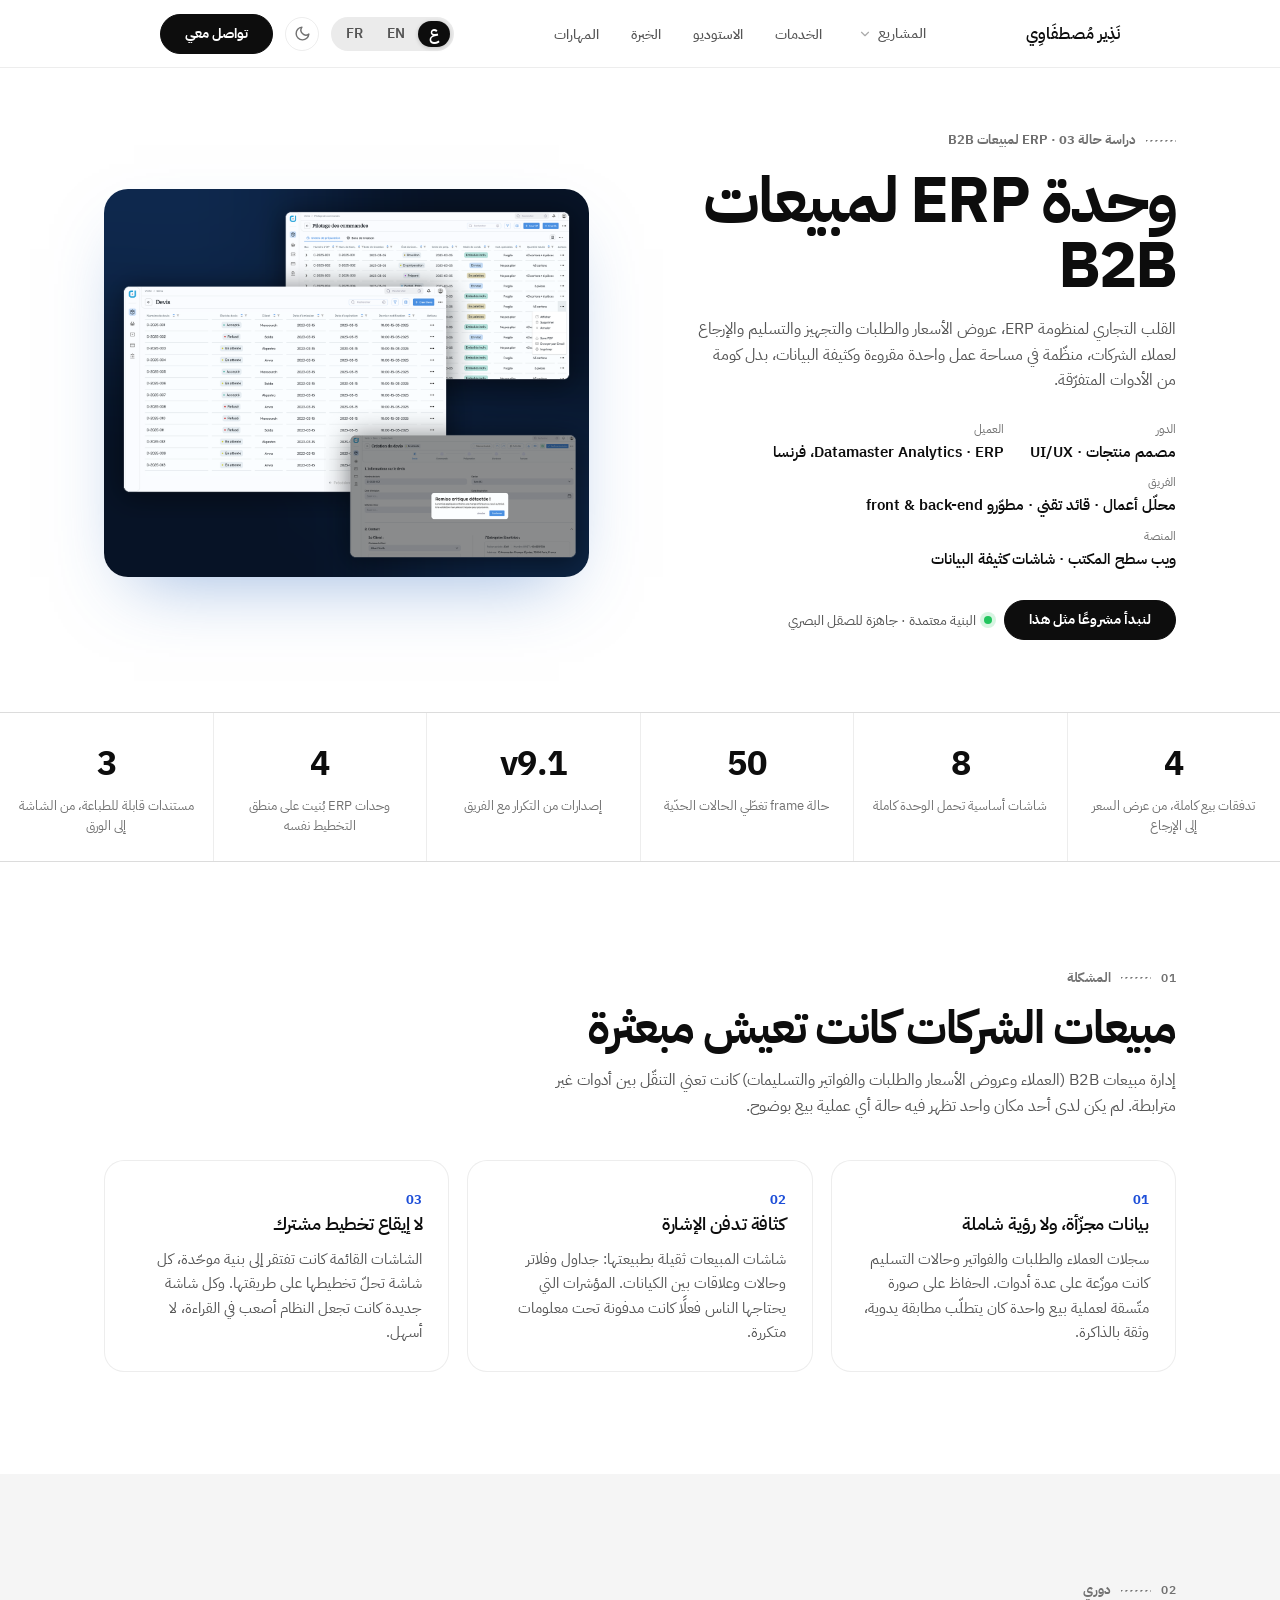
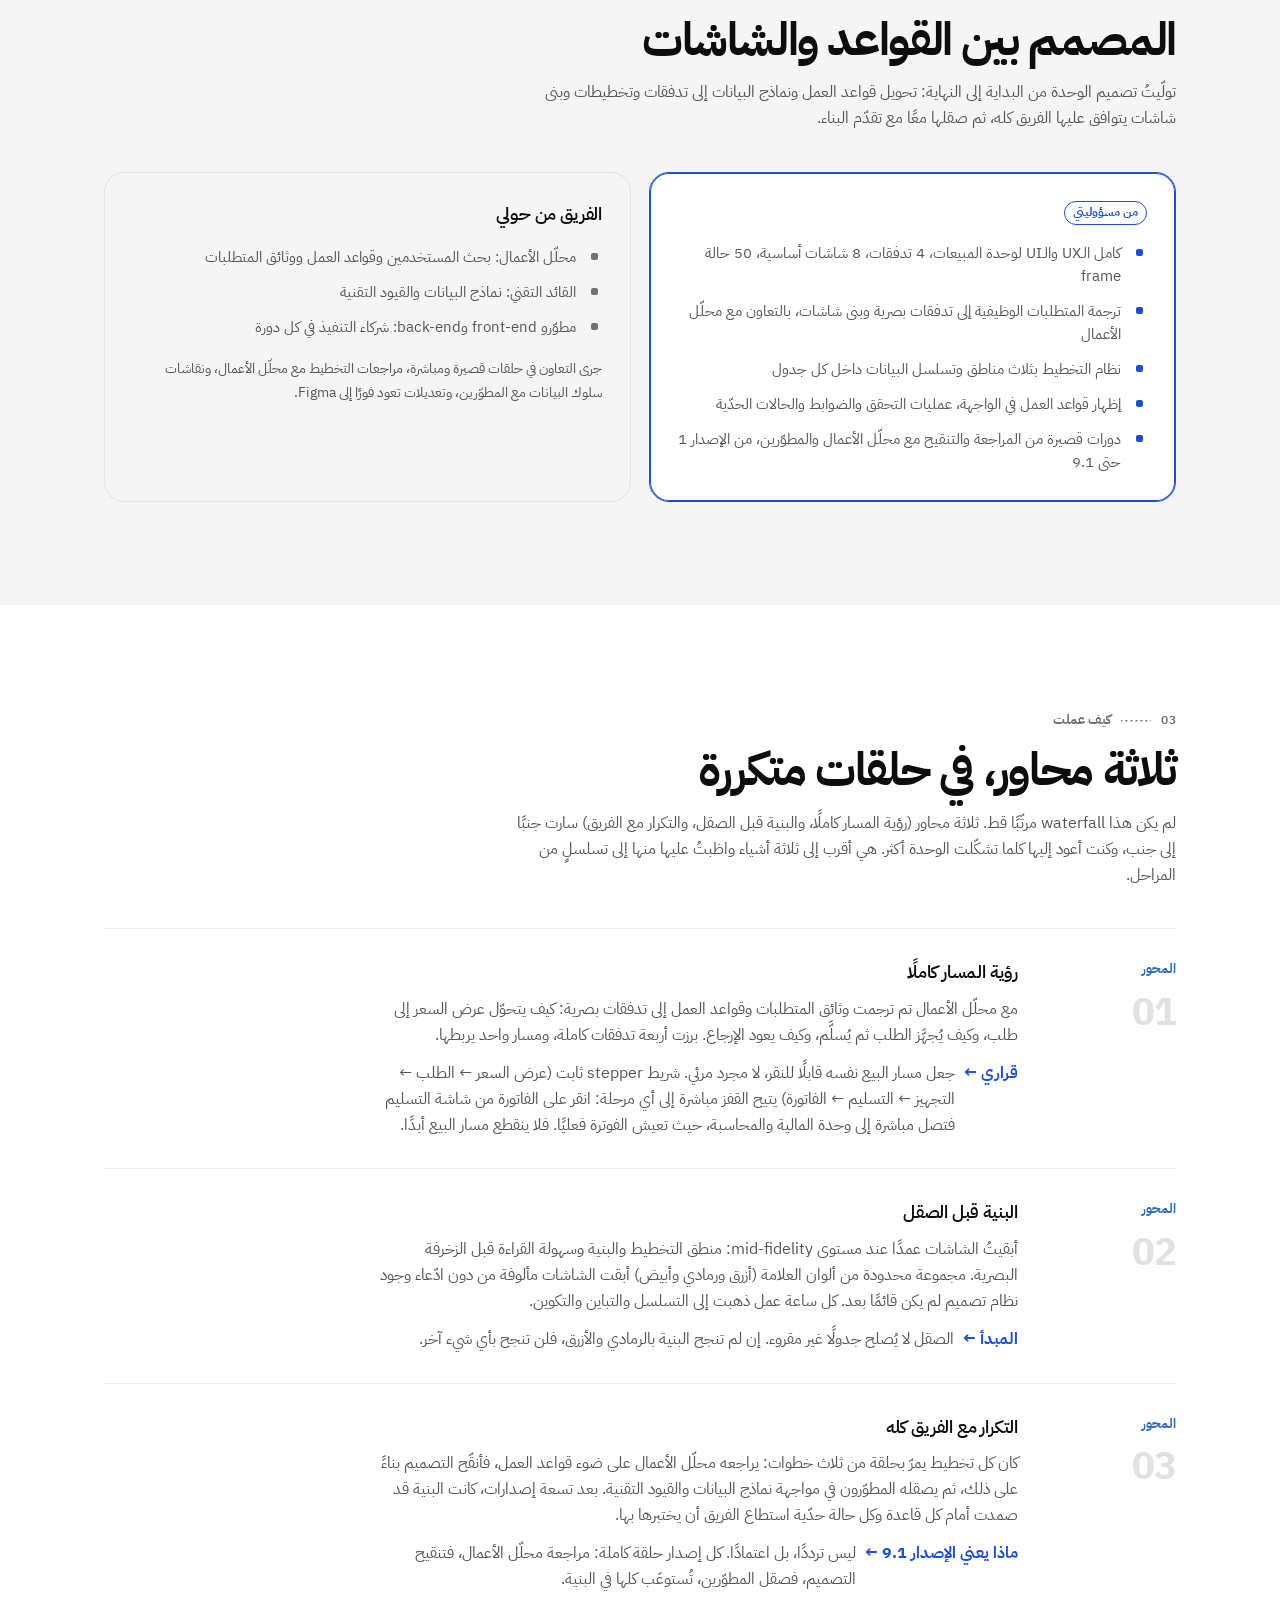
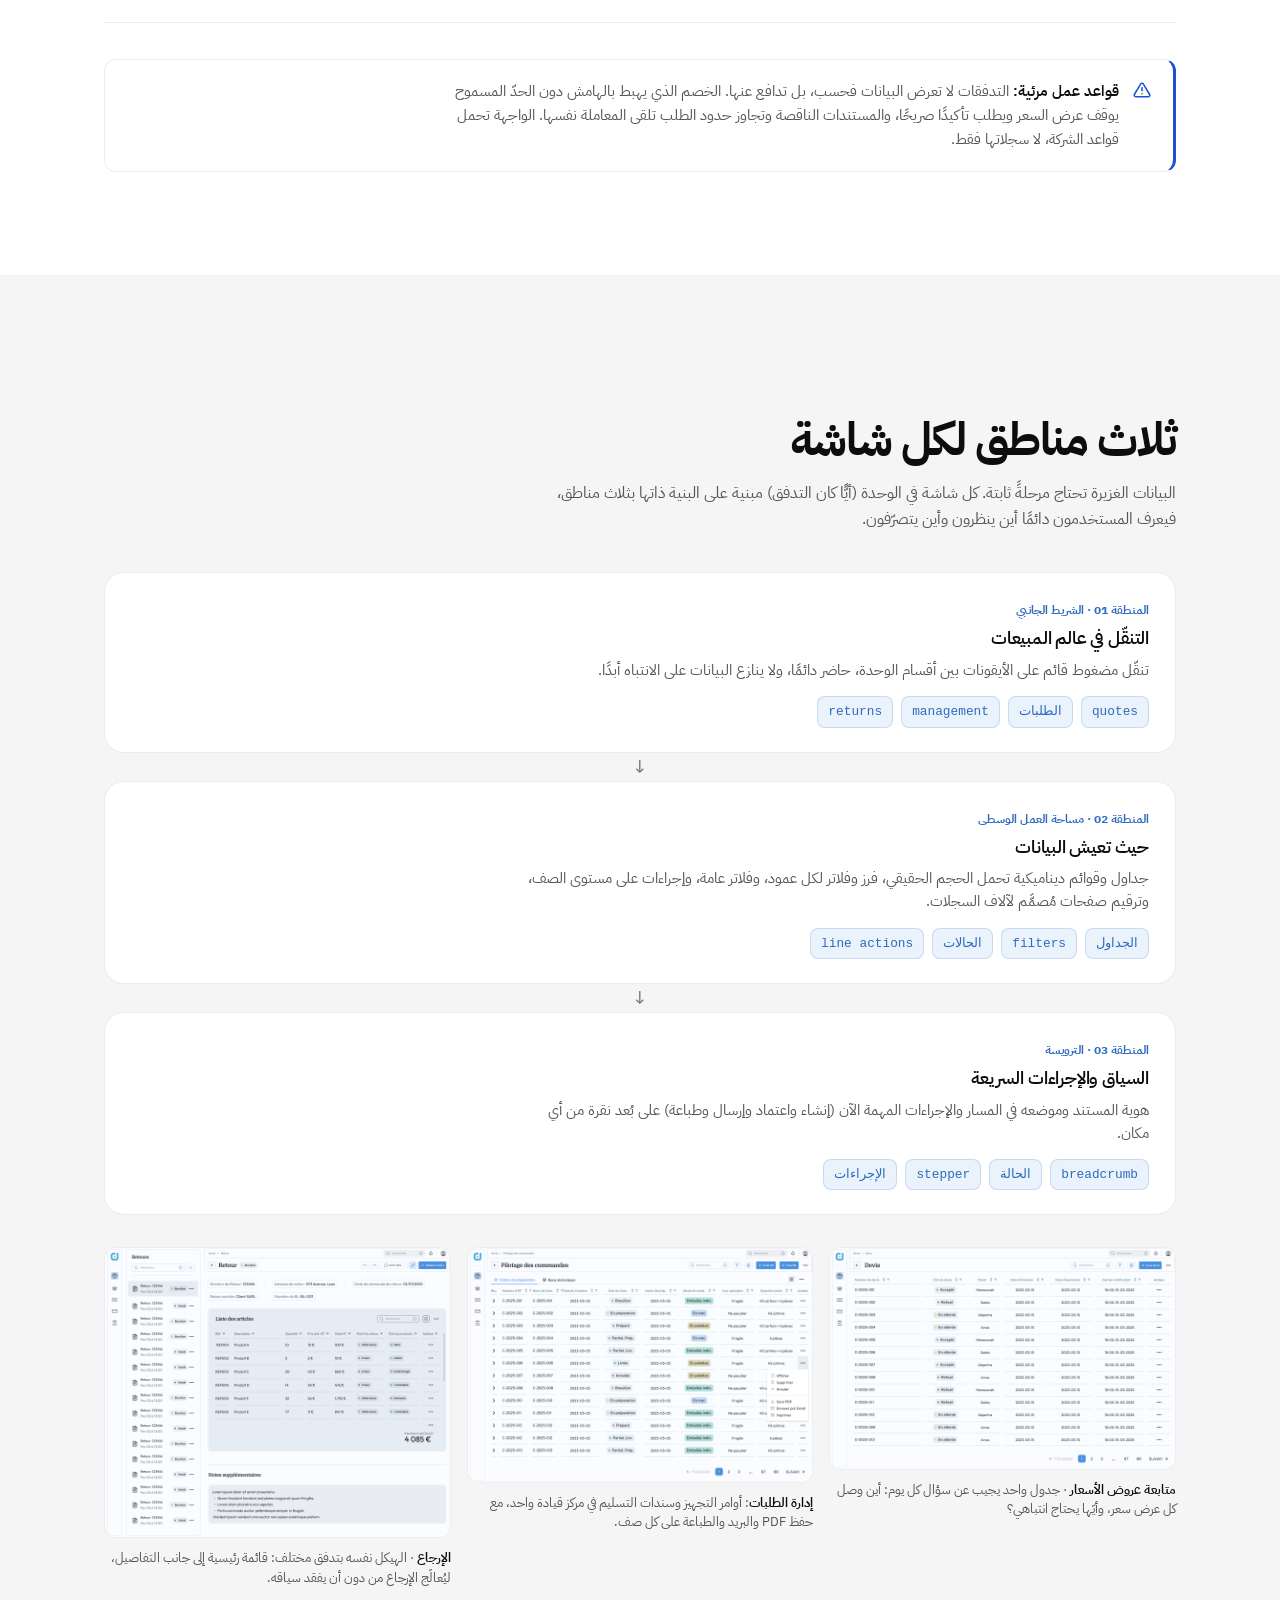
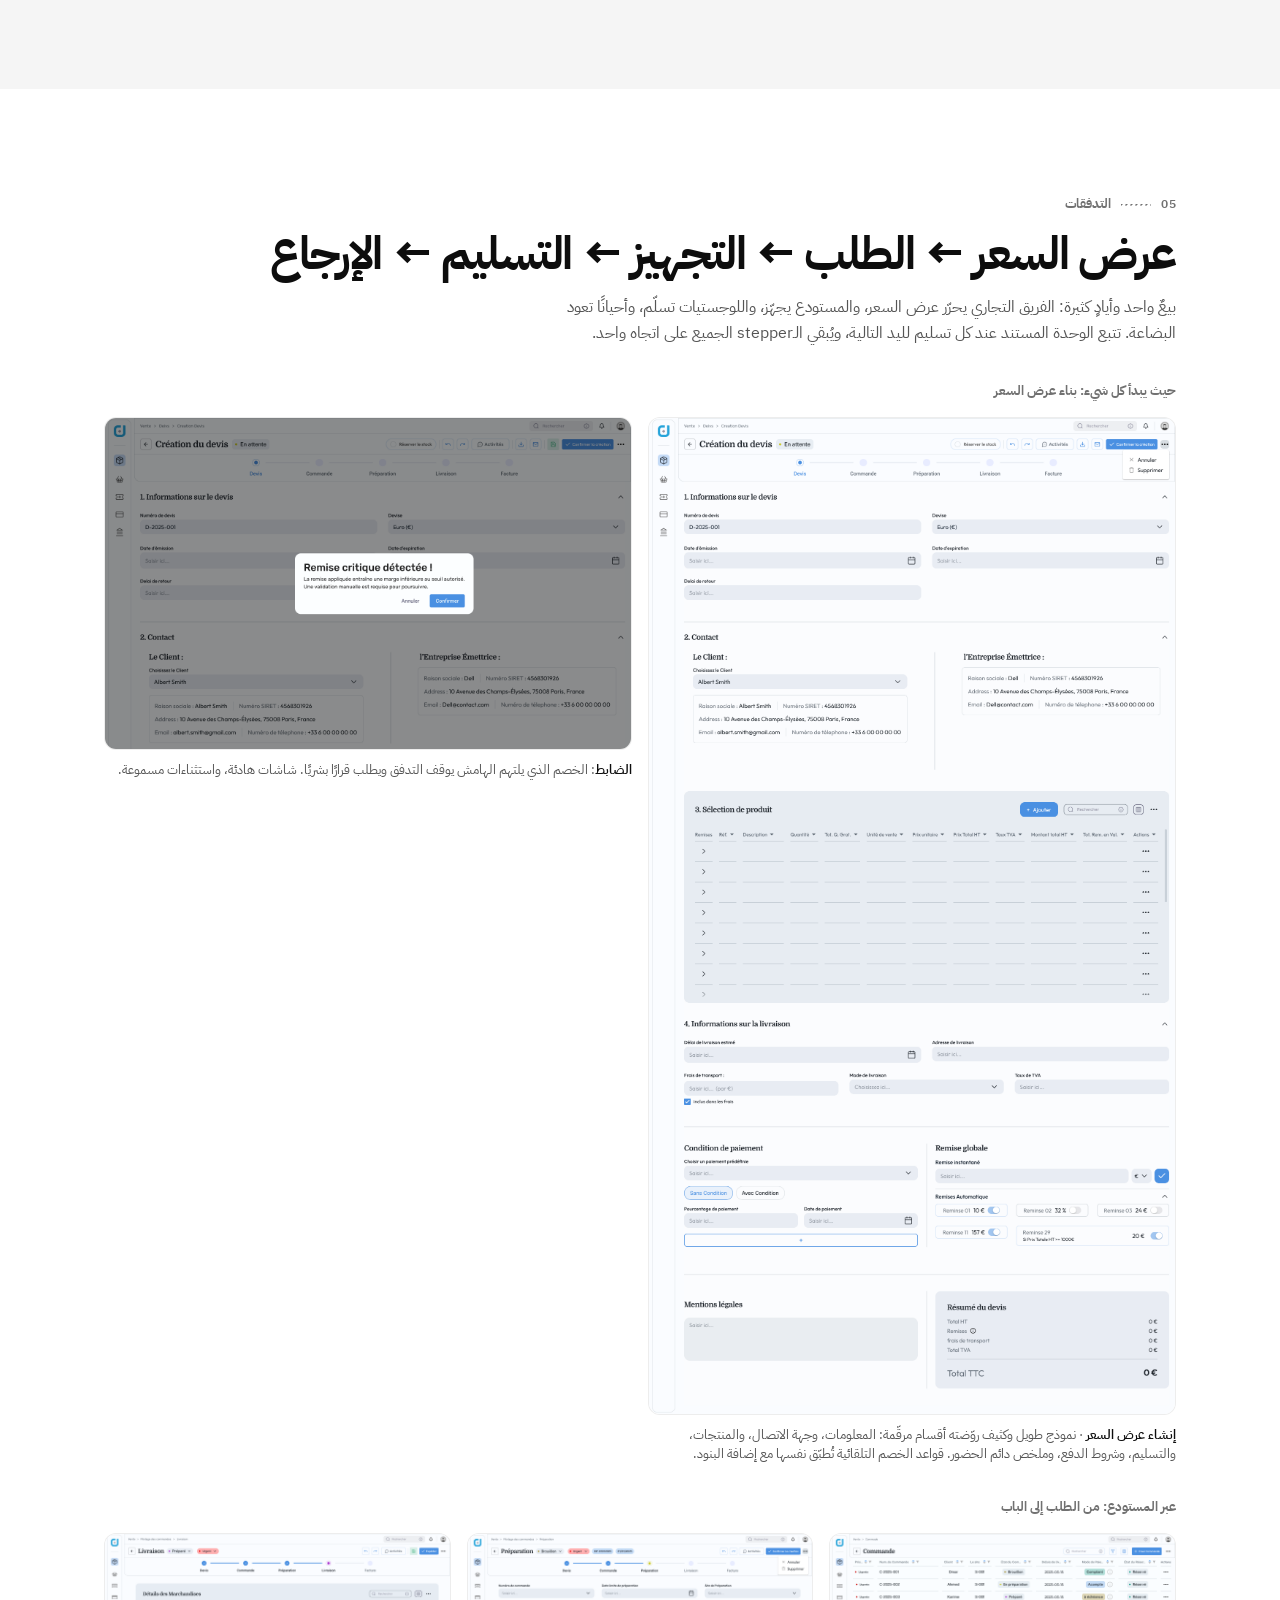
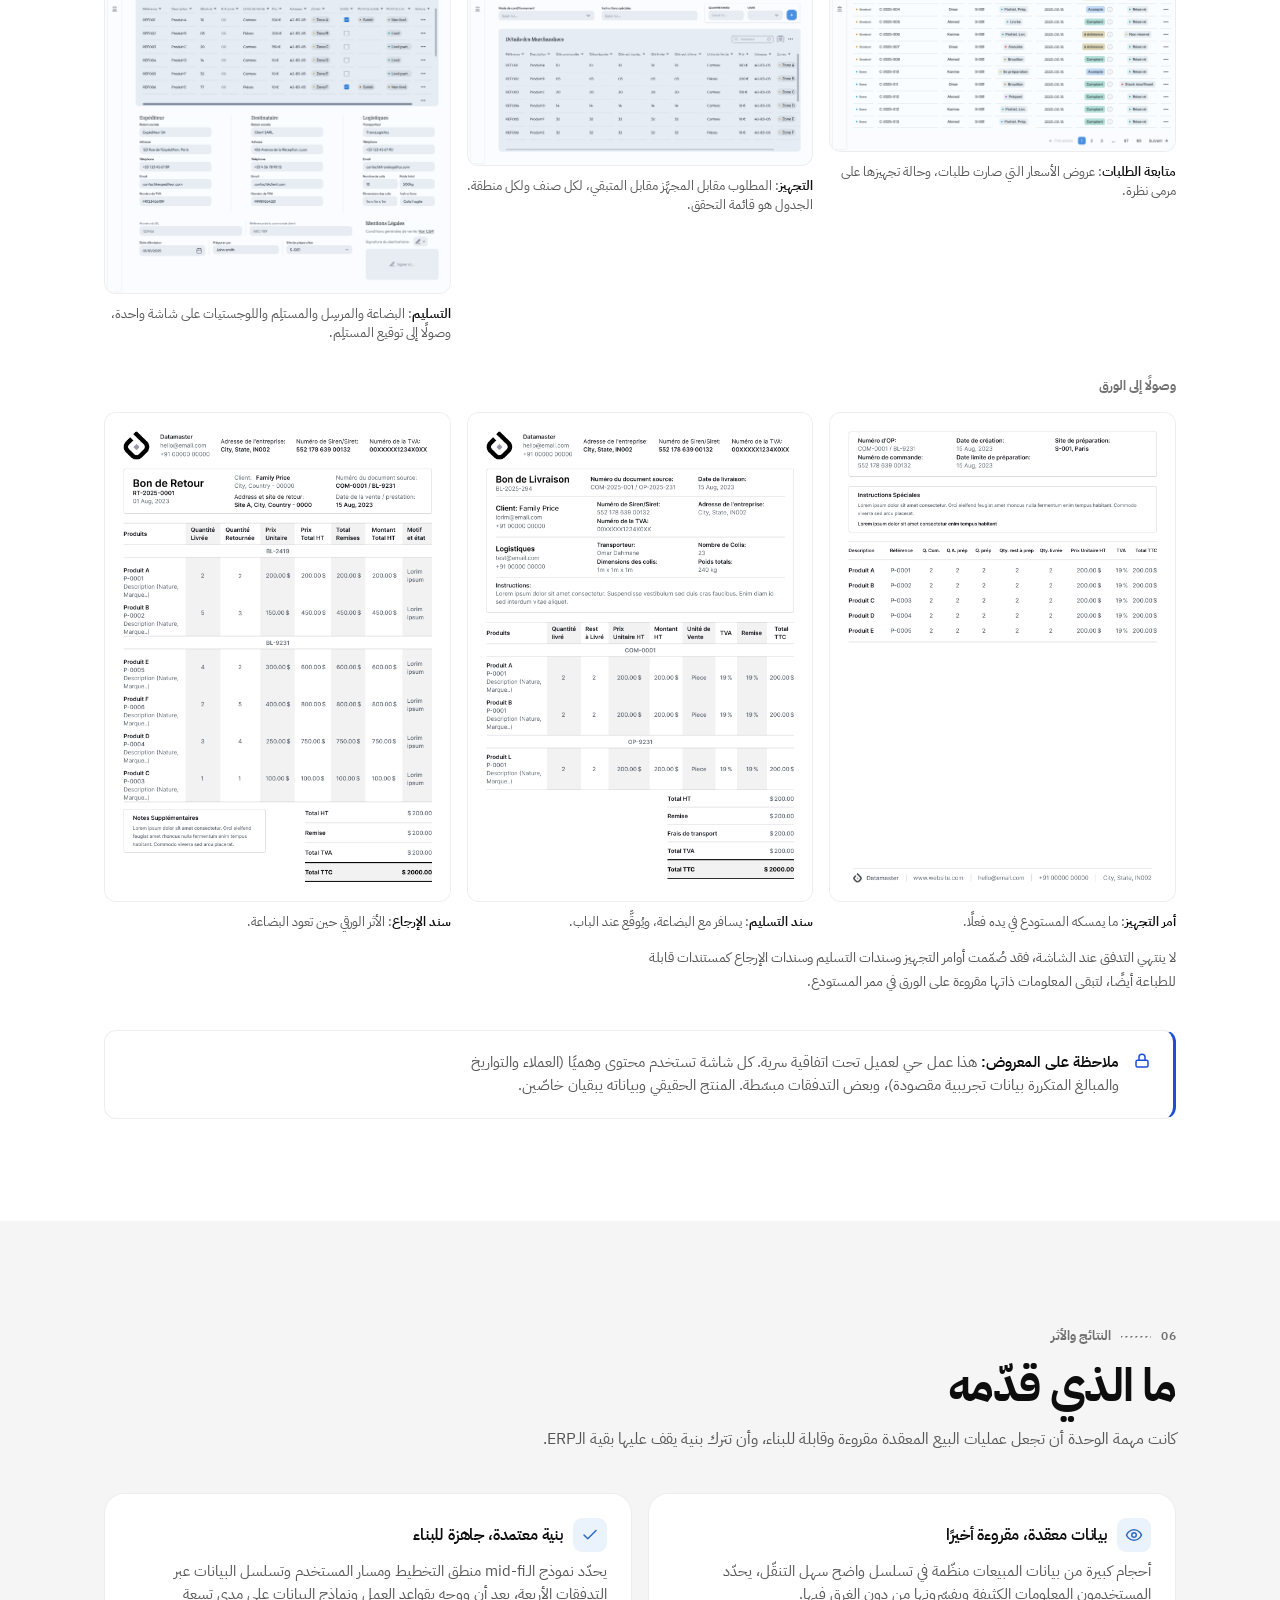
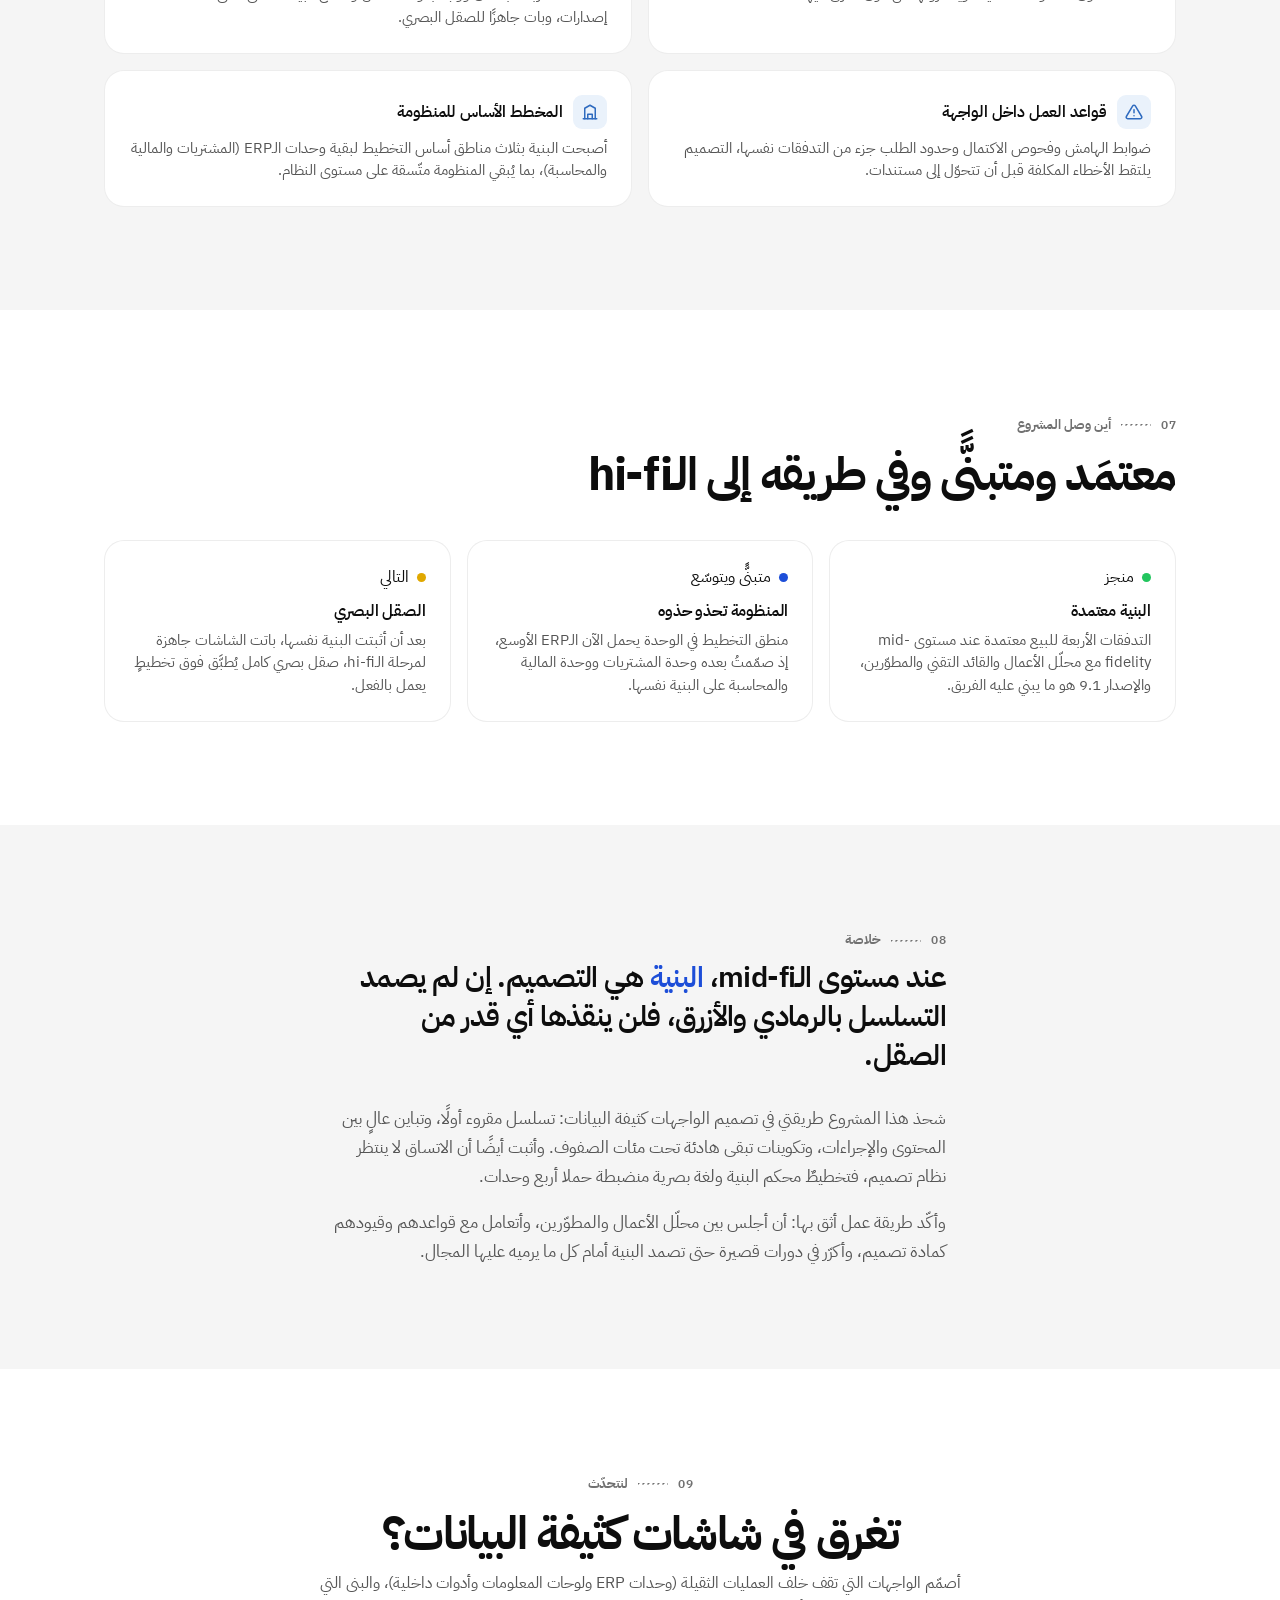
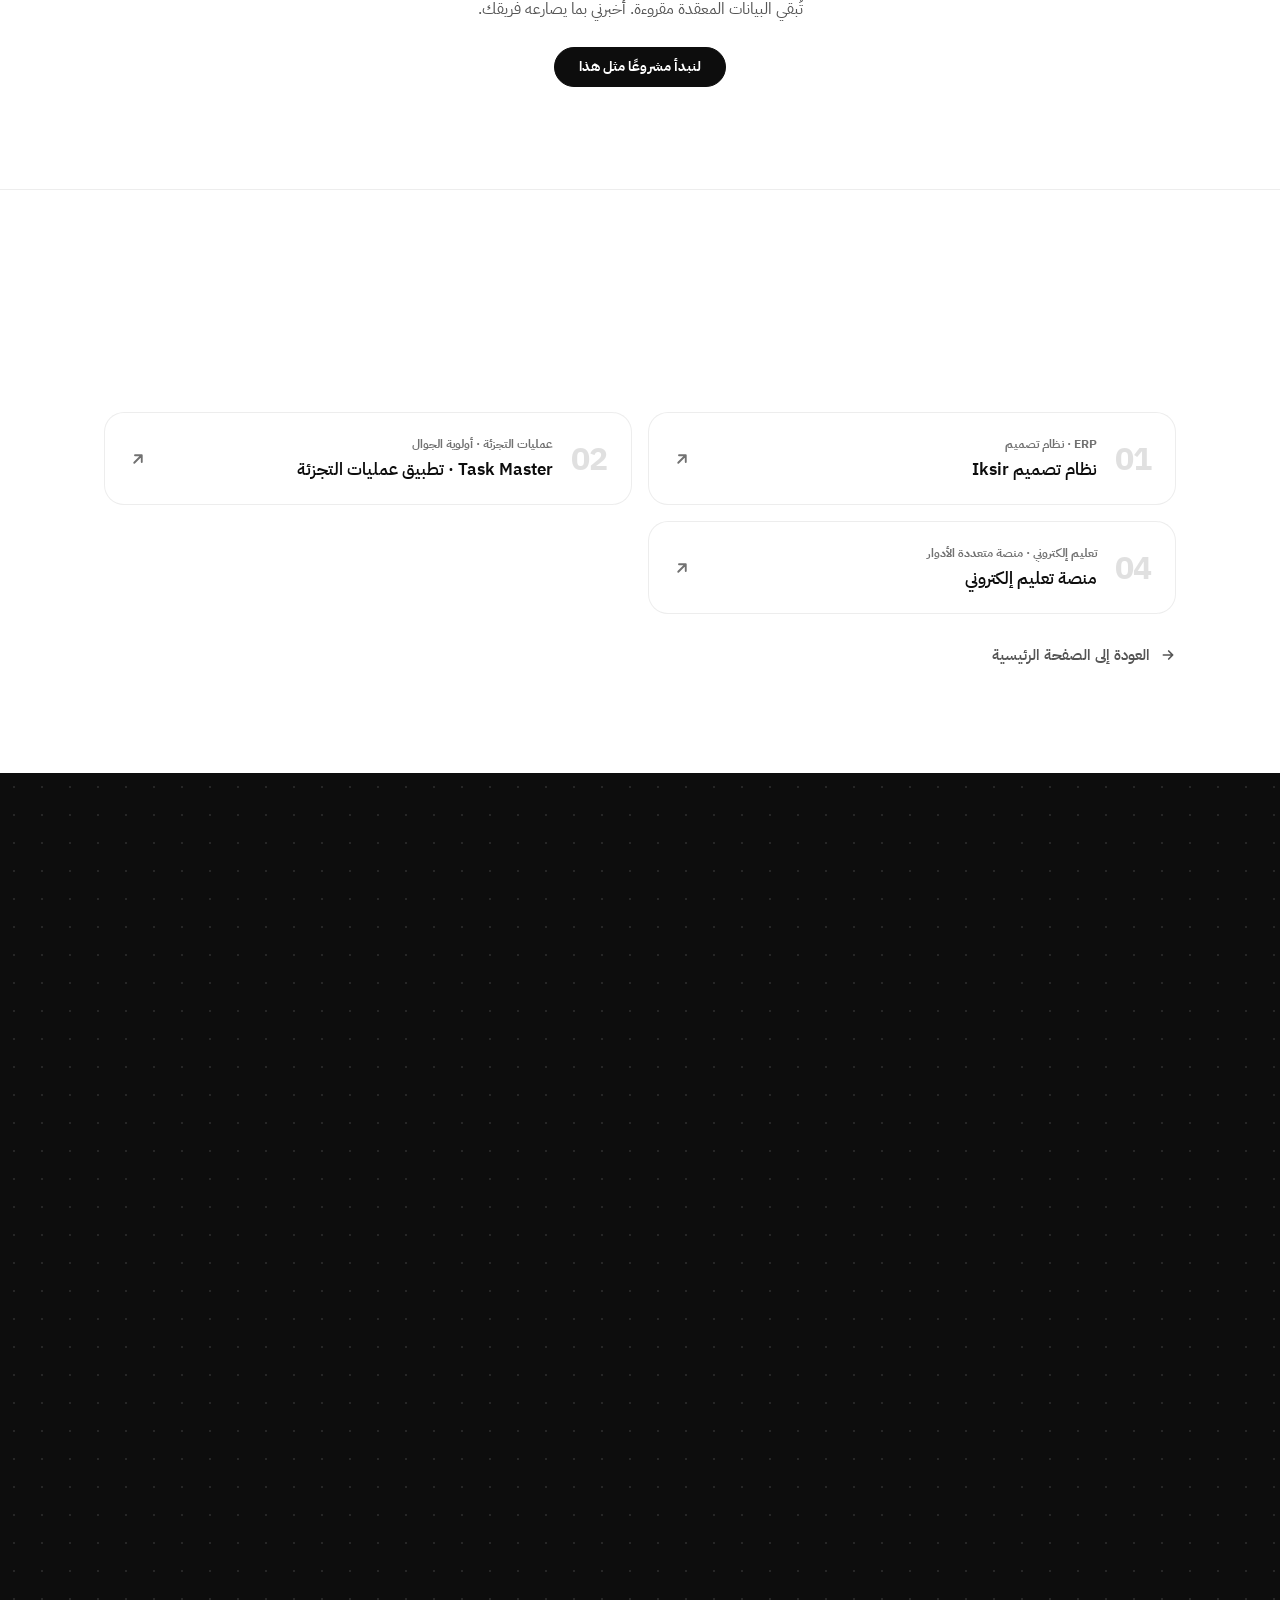
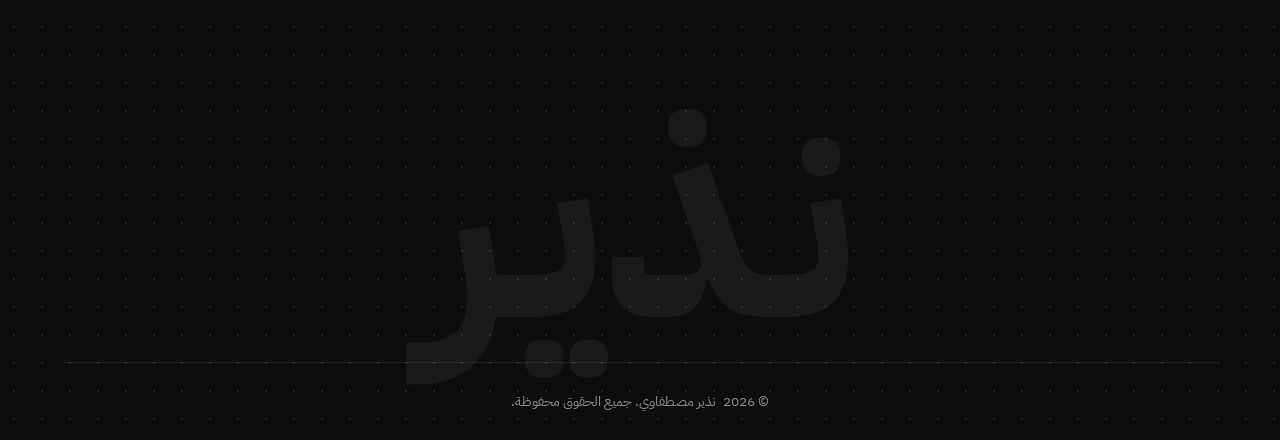
<file: case-studies/b2b-sales-erp.html>
<!DOCTYPE html>
<html lang="en" dir="ltr" data-theme="light">
<head>
  <meta charset="UTF-8">
  <meta name="viewport" content="width=device-width, initial-scale=1.0">
  <meta name="i18n-page" content="cs3">
  <meta name="description" content="B2B Sales ERP Module, a data-dense sales workspace for Datamaster's ERP. Quotes, orders, preparation, delivery, and returns structured into one readable pipeline. Case study by Nadir Mostefaoui, Product Designer.">
  <meta name="author" content="Nadir Mostefaoui">
  <meta property="og:title" content="B2B Sales ERP Module (Case Study) · Nadir Mostefaoui">
  <meta property="og:description" content="How I structured fragmented professional-sales data into one readable, data-dense ERP module, 4 end-to-end flows validated at mid-fidelity across 9 versions.">
  <meta property="og:type" content="article">
  <!-- Social preview. og:image is a real 1200x630 render of the hero, not a
       logo card, so a shared link shows the actual page. It is deliberately
       ONE image for all three languages: crawlers read this static head
       before js/i18n.js runs, so a per-language swap would never be seen.
       The URL must stay absolute — relative og:image paths are ignored. -->
  <meta property="og:url" content="https://nadirdesign.com/case-studies/b2b-sales-erp.html">
  <meta property="og:image" content="https://nadirdesign.com/assets/images/og-cover.jpg">
  <meta property="og:image:width" content="1200">
  <meta property="og:image:height" content="630">
  <meta property="og:image:alt" content="Nadir Mostefaoui between the same title in two scripts: Product Designer in Latin and مُصَمِّم مُنتَجَات in Arabic">
  <meta name="twitter:card" content="summary_large_image">
  <meta name="twitter:image" content="https://nadirdesign.com/assets/images/og-cover.jpg">
  <title>B2B Sales ERP Module (Case Study) · Nadir Mostefaoui</title>

  <link rel="icon" type="image/svg+xml" href="../assets/icons/favicon.svg" id="favicon-link">

  <link rel="preconnect" href="https://fonts.googleapis.com">
  <link rel="preconnect" href="https://fonts.gstatic.com" crossorigin>
  <link rel="stylesheet" href="https://fonts.googleapis.com/css2?family=IBM+Plex+Sans:ital,wght@0,300;0,400;0,500;0,600;0,700;1,400&family=IBM+Plex+Sans+Arabic:wght@300;400;500;600;700&display=swap">

  <link rel="stylesheet" href="../css/reset.css">
  <link rel="stylesheet" href="../css/tokens.css">
  <link rel="stylesheet" href="../css/style.css">
  <link rel="stylesheet" href="../css/case-study.css">

  <!-- Page accent: Vente module blue instead of Iksir purple -->
  <style>
    .cs--vb {
      --iksir-purple:      #2F6BBF;
      --iksir-purple-lite: #4A90E2;
      --iksir-purple-deep: #071326;
      --iksir-surface:     #EAF2FB;
    }
    [data-theme="dark"] .cs--vb { --iksir-surface: #0C1E36; }
    .cs--vb .cs-hero-visual { box-shadow: 0 30px 70px -30px rgba(47, 107, 191, .5); }
    .cs--vb .cs-live-hint { box-shadow: 0 10px 24px -8px rgba(47, 107, 191, .6); }
    /* Phase index: small label + big ghost number (no duplicated digit) */
    .cs--vb .cs-phase-idx .cs-phase-lbl {
      font-size: .78rem; font-weight: 700; letter-spacing: .1em;
      text-transform: uppercase; color: var(--iksir-purple);
      opacity: 1; margin-block-start: 0;
    }
    [dir="rtl"] .cs--vb .cs-phase-idx .cs-phase-lbl {
      font-size: .84rem; letter-spacing: 0;
    }
  </style>

  <!-- Theme before paint -->
  <script>
    (function(){
      const t = localStorage.getItem('nadir-theme');
      document.documentElement.setAttribute('data-theme', t || 'light');
    })();
  </script>
  <!-- Language/direction before paint -->
  <script>
    (function(){
      const lang  = localStorage.getItem('nadir-lang') || 'ar';
      const isRTL = lang === 'ar';
      document.documentElement.setAttribute('lang', lang);
      document.documentElement.setAttribute('dir', isRTL ? 'rtl' : 'ltr');
      const favicon = document.getElementById('favicon-link');
      if (favicon && isRTL) favicon.href = '../assets/icons/favicon-ar.svg';
    })();
  </script>
  <!-- Marks that JS is available, so the scroll-reveal initial-hidden state
       only applies when case-study.js can actually reveal it. -->
  <script>document.documentElement.classList.add('cs-js');</script>
</head>
<body>

  <!-- Custom cursor (desktop only) -->
  <div id="cursor-dot"  aria-hidden="true"></div>
  <div id="cursor-ring" aria-hidden="true"></div>

  <!-- ══════════════════════ NAVBAR ══════════════════════ -->
  <header>
    <nav class="navbar" id="navbar" aria-label="Main navigation">
      <div class="nav-inner">
        <!-- Identity. Replaces the signature logo (removed 2026-08-05).
             Deliberately just the name in the site's own typeface, with no
             mark of any kind — nothing here is an image, so it needs no
             light/dark asset swap and no per-language file: `nav.name`
             carries the script. -->
        <a href="../index.html" class="nav-identity" id="nav-logo" aria-label="Nadir Mostefaoui: Home">
          <!-- Two spans, not one JS-swapped string: js/i18n.js writes each
               [data-i18n] node independently, so a single node can only ever
               hold one key. CSS picks which is visible per breakpoint. -->
          <span class="nav-identity-name nav-identity-name--full" data-i18n="nav.name">Nadir Mostefaoui</span>
          <span class="nav-identity-name nav-identity-name--short" data-i18n="nav.name_short">Nadir</span>
        </a>

        <ul class="nav-links" id="nav-links" role="list">
          <li class="nav-item has-dropdown">
            <div class="nav-item-row">
              <a href="../index.html#work" class="nav-link" data-i18n="nav.projects">Projects</a>
              <button type="button" class="nav-dropdown-toggle" aria-expanded="false" aria-controls="nav-dropdown-work"
                      aria-label="Show projects menu" data-i18n-aria-label="nav.dropdown_aria">
                <svg class="chevron" width="14" height="14" viewBox="0 0 24 24" fill="none"
                     stroke="currentColor" stroke-width="2" stroke-linecap="round" stroke-linejoin="round" aria-hidden="true">
                  <polyline points="6 9 12 15 18 9"/>
                </svg>
              </button>
            </div>
            <div class="nav-dropdown" id="nav-dropdown-work">
              <div class="nav-dropdown-inner">
                <ul class="nav-dropdown-list" role="list">
                  <li><a href="iksir-design-system.html" data-i18n="work.cs5.title">Iksir Design System</a></li>
                  <li><a href="task-master.html" data-i18n="work.cs2.title">Task Master · Retail Ops App</a></li>
                  <li><a href="b2b-sales-erp.html" data-i18n="work.cs3.title">B2B Sales ERP Module</a></li>
                  <li><a href="https://nadirdesign.notion.site/eLearning-Platform-Teacher-Side-2789267c734580818447e1667e1b8630?source=copy_link" target="_blank" rel="noopener noreferrer" data-i18n="work.cs4.title">eLearning Platform</a></li>
                  <li class="nav-dropdown-all"><a href="../index.html#work" data-i18n="nav.all_projects">All projects</a></li>
                </ul>
              </div>
            </div>
          </li>
          <li><a href="../index.html#services"   class="nav-link" data-i18n="nav.services">Services</a></li>
          <li><a href="../index.html#studio"      class="nav-link" data-i18n="nav.studio">Studio</a></li>
          <li><a href="../index.html#experience" class="nav-link" data-i18n="nav.experience">Experience</a></li>
          <li><a href="../index.html#skills"     class="nav-link" data-i18n="nav.skills">Skills</a></li>

          <li class="nav-mobile-status">
            <span class="nav-status-dot" aria-hidden="true"></span>
            <span data-i18n="footer.badge">Available for new projects</span>
          </li>
          <li class="nav-mobile-cta">
            <a href="#contact" class="btn btn-dark">
              <span data-i18n="nav.contact">Contact Me</span>
              <svg class="btn-arrow" width="14" height="14" viewBox="0 0 24 24" fill="none" stroke="currentColor" stroke-width="2.5" stroke-linecap="round" stroke-linejoin="round" aria-hidden="true"><path d="M5 12h14M13 6l6 6-6 6"/></svg>
            </a>
          </li>
          <li class="nav-mobile-controls">
            <div class="lang-switcher" role="group" aria-label="Select language">
              <button class="lang-btn active" data-lang-btn="ar" aria-label="Arabic"  aria-pressed="true">ع</button>
              <button class="lang-btn" data-lang-btn="en" aria-label="English" aria-pressed="false">EN</button>
              <button class="lang-btn" data-lang-btn="fr" aria-label="Français" aria-pressed="false">FR</button>
            </div>
            <button class="theme-toggle" data-theme-toggle aria-label="Switch theme" aria-pressed="false">
              <svg class="icon-moon" viewBox="0 0 24 24" fill="none" stroke="currentColor" stroke-width="2" stroke-linecap="round" stroke-linejoin="round" aria-hidden="true"><path d="M21 12.79A9 9 0 1 1 11.21 3 7 7 0 0 0 21 12.79z"/></svg>
              <svg class="icon-sun" viewBox="0 0 24 24" fill="none" stroke="currentColor" stroke-width="2" stroke-linecap="round" stroke-linejoin="round" aria-hidden="true"><circle cx="12" cy="12" r="5"/><line x1="12" y1="1" x2="12" y2="3"/><line x1="12" y1="21" x2="12" y2="23"/><line x1="4.22" y1="4.22" x2="5.64" y2="5.64"/><line x1="18.36" y1="18.36" x2="19.78" y2="19.78"/><line x1="1" y1="12" x2="3" y2="12"/><line x1="21" y1="12" x2="23" y2="12"/><line x1="4.22" y1="19.78" x2="5.64" y2="18.36"/><line x1="18.36" y1="5.64" x2="19.78" y2="4.22"/></svg>
            </button>
          </li>
        </ul>

        <div class="nav-end">
          <div class="lang-switcher" role="group" aria-label="Select language">
            <button class="lang-btn active" data-lang-btn="ar" aria-label="Arabic"  aria-pressed="true">ع</button>
            <button class="lang-btn" data-lang-btn="en" aria-label="English" aria-pressed="false">EN</button>
            <button class="lang-btn" data-lang-btn="fr" aria-label="Français" aria-pressed="false">FR</button>
          </div>
          <button class="theme-toggle" data-theme-toggle aria-label="Switch to dark mode" aria-pressed="false">
            <svg class="icon-moon" viewBox="0 0 24 24" fill="none" stroke="currentColor" stroke-width="2" stroke-linecap="round" stroke-linejoin="round" aria-hidden="true"><path d="M21 12.79A9 9 0 1 1 11.21 3 7 7 0 0 0 21 12.79z"/></svg>
            <svg class="icon-sun" viewBox="0 0 24 24" fill="none" stroke="currentColor" stroke-width="2" stroke-linecap="round" stroke-linejoin="round" aria-hidden="true"><circle cx="12" cy="12" r="5"/><line x1="12" y1="1" x2="12" y2="3"/><line x1="12" y1="21" x2="12" y2="23"/><line x1="4.22" y1="4.22" x2="5.64" y2="5.64"/><line x1="18.36" y1="18.36" x2="19.78" y2="19.78"/><line x1="1" y1="12" x2="3" y2="12"/><line x1="21" y1="12" x2="23" y2="12"/><line x1="4.22" y1="19.78" x2="5.64" y2="18.36"/><line x1="18.36" y1="5.64" x2="19.78" y2="4.22"/></svg>
          </button>
          <a href="#contact" class="btn btn-dark">
            <span data-i18n="nav.contact">Contact Me</span>
            <svg class="btn-arrow" width="14" height="14" viewBox="0 0 24 24" fill="none" stroke="currentColor" stroke-width="2.5" stroke-linecap="round" stroke-linejoin="round" aria-hidden="true"><path d="M5 12h14M13 6l6 6-6 6"/></svg>
          </a>
        </div>

        <button class="nav-toggle" id="nav-toggle" aria-label="Open menu" aria-expanded="false" aria-controls="nav-links">
          <span></span><span></span><span></span>
        </button>
      </div>
    </nav>
  </header>
  <div class="nav-backdrop" id="nav-backdrop" aria-hidden="true"></div>

  <main class="cs cs--vb">

    <!-- ══════════════════════ HERO ══════════════════════ -->
    <section class="cs-hero">
      <div class="cs-wrap cs-hero-grid">
        <div class="cs-hero-copy">
          <span class="cs-eyebrow" data-i18n="cs3.hero.eyebrow">Case Study 03 · Enterprise Sales ERP</span>
          <h1 class="cs-hero-title" data-i18n="cs3.hero.title">B2B Sales ERP Module</h1>
          <p class="cs-hero-sub" data-i18n="cs3.hero.sub">The sales heart of an ERP suite, quotes, orders, preparation, delivery, and returns for professional clients, structured into one readable, data-dense workspace instead of a pile of fragmented tools.</p>

          <div class="cs-hero-meta">
            <div class="cs-meta-item"><span class="cs-meta-k" data-i18n="cs3.hero.role_k">Role</span><span class="cs-meta-v" data-i18n="cs3.hero.role_v">Product Designer · UI/UX</span></div>
            <div class="cs-meta-item"><span class="cs-meta-k" data-i18n="cs3.hero.client_k">Client</span><span class="cs-meta-v" data-i18n="cs3.hero.client_v">Datamaster Analytics · ERP, France</span></div>
            <div class="cs-meta-item"><span class="cs-meta-k" data-i18n="cs3.hero.team_k">Team</span><span class="cs-meta-v" data-i18n="cs3.hero.team_v">BA · tech lead · front &amp; back-end devs</span></div>
            <div class="cs-meta-item"><span class="cs-meta-k" data-i18n="cs3.hero.platform_k">Platform</span><span class="cs-meta-v" data-i18n="cs3.hero.platform_v">Desktop web · data-dense screens</span></div>
          </div>

          <div class="cs-hero-actions">
            <a class="btn btn-dark" href="#contact" data-project-type="Product Design">
              <span data-i18n="cs3.hero.cta">Let's build something like this</span>
              <svg class="btn-arrow" width="14" height="14" viewBox="0 0 24 24" fill="none" stroke="currentColor" stroke-width="2.5" stroke-linecap="round" stroke-linejoin="round" aria-hidden="true"><path d="M5 12h14M13 6l6 6-6 6"/></svg>
            </a>
            <span class="cs-hero-status"><span class="cs-status-dot" aria-hidden="true"></span><span data-i18n="cs3.hero.status">Structure validated · ready for visual refinement</span></span>
          </div>
        </div>

        <div class="cs-hero-visual cs-hero-visual--img" aria-hidden="true">
          <img class="cs-hero-photo" src="../assets/images/b2b-sales-erp/vb-hero-art.png" alt="">
        </div>
      </div>
    </section>

    <!-- ══════════════════════ STAT BAND ══════════════════════ -->
    <div class="cs-stats">
      <div class="cs-stat"><div class="cs-stat-num" data-count="4">4</div><span class="cs-stat-label" data-i18n="cs3.stats.flows">end-to-end sales flows, quote to return</span></div>
      <div class="cs-stat"><div class="cs-stat-num" data-count="8">8</div><span class="cs-stat-label" data-i18n="cs3.stats.screens">core screens carrying the whole module</span></div>
      <div class="cs-stat"><div class="cs-stat-num" data-count="50">50</div><span class="cs-stat-label" data-i18n="cs3.stats.states">frame states covering the edge cases</span></div>
      <div class="cs-stat"><div class="cs-stat-num">v9.1</div><span class="cs-stat-label" data-i18n="cs3.stats.versions">iteration versions with the team</span></div>
      <div class="cs-stat"><div class="cs-stat-num" data-count="4">4</div><span class="cs-stat-label" data-i18n="cs3.stats.modules">ERP modules built on this layout logic</span></div>
      <div class="cs-stat"><div class="cs-stat-num" data-count="3">3</div><span class="cs-stat-label" data-i18n="cs3.stats.docs">printable documents, screen to paper</span></div>
    </div>

    <!-- ══════════════════════ CONTEXT / PROBLEM ══════════════════════ -->
    <section class="cs-section">
      <div class="cs-wrap">
        <span class="cs-eyebrow" data-i18n="cs3.problem.eyebrow">The problem</span>
        <h2 class="cs-h2" data-i18n="cs3.problem.title">Professional sales lived in fragments</h2>
        <p class="cs-lead" data-i18n="cs3.problem.lead">Managing B2B sales (clients, quotes, orders, invoices, deliveries) meant hopping between disconnected tools. Nobody had one place where the state of a sale was simply visible.</p>
        <div class="cs-cards cs-cards--3">
          <div class="cs-card">
            <span class="cs-card-num">01</span>
            <h3 class="cs-h3" data-i18n="cs3.problem.c1t">Fragmented data, no visibility</h3>
            <p data-i18n="cs3.problem.c1p">Client records, orders, invoices, and delivery states were scattered across several tools. Keeping a consistent picture of one sale required manual cross-checking, and trust in memory.</p>
          </div>
          <div class="cs-card">
            <span class="cs-card-num">02</span>
            <h3 class="cs-h3" data-i18n="cs3.problem.c2t">Density that buried the signal</h3>
            <p data-i18n="cs3.problem.c2p">Sales screens are inherently heavy: tables, filters, statuses, and relationships between entities. The metrics people actually needed were buried under repetitive information.</p>
          </div>
          <div class="cs-card">
            <span class="cs-card-num">03</span>
            <h3 class="cs-h3" data-i18n="cs3.problem.c3t">No shared layout rhythm</h3>
            <p data-i18n="cs3.problem.c3p">Existing screens lacked a unified structure, each one solved its own layout its own way. Every new screen made the system harder to read, not easier.</p>
          </div>
        </div>
      </div>
    </section>

    <!-- ══════════════════════ MY ROLE VS TEAM ══════════════════════ -->
    <section class="cs-section cs-section--tint">
      <div class="cs-wrap">
        <span class="cs-eyebrow" data-i18n="cs3.role.eyebrow">My role</span>
        <h2 class="cs-h2" data-i18n="cs3.role.title">The designer between the rules and the screens</h2>
        <p class="cs-lead" data-i18n="cs3.role.lead">I owned the design of the module end-to-end: turning business rules and data models into flows, layouts, and screen structures the whole team could align on, and refine together as the build took shape.</p>
        <div class="cs-split">
          <div class="cs-split-col cs-split-col--mine">
            <h3 class="cs-h3"><span class="cs-tag-lead" data-i18n="cs3.role.mine_tag">Owned by me</span></h3>
            <ul class="cs-list">
              <li data-i18n="cs3.role.mine1">The full UX and UI of the sales module, 4 flows, 8 core screens, 50 frame states</li>
              <li data-i18n="cs3.role.mine2">Mapping functional requirements into visual flows and screen structures with the BA</li>
              <li data-i18n="cs3.role.mine3">The three-zone layout system and the data hierarchy inside every table</li>
              <li data-i18n="cs3.role.mine4">Surfacing business rules in the interface, validations, guardrails, and edge-case states</li>
              <li data-i18n="cs3.role.mine5">Short review-and-revision cycles with the BA and developers, from v1 to v9.1</li>
            </ul>
          </div>
          <div class="cs-split-col cs-split-col--team">
            <h3 class="cs-h3" data-i18n="cs3.role.partner_h">The team around me</h3>
            <ul class="cs-list">
              <li data-i18n="cs3.role.partner1">Business analyst, user research, business rules, and requirement documents</li>
              <li data-i18n="cs3.role.partner2">Technical lead: data models and technical constraints</li>
              <li data-i18n="cs3.role.partner3">Front-end &amp; back-end developers, implementation partners in every cycle</li>
            </ul>
            <p class="cs-p" style="margin-block-start:18px;font-size:.9rem;" data-i18n="cs3.role.partner_note">Collaboration ran in short, direct loops, layout reviews with the BA, data-behaviour discussions with the developers, adjustments straight back into Figma.</p>
          </div>
        </div>
      </div>
    </section>

    <!-- ══════════════════════ HOW I WORKED — THREE MOVES ══════════════════════ -->
    <section class="cs-section">
      <div class="cs-wrap">
        <span class="cs-eyebrow" data-i18n="cs3.process.eyebrow">How I worked</span>
        <h2 class="cs-h2" data-i18n="cs3.process.title">Three moves, made in loops</h2>
        <p class="cs-lead" data-i18n="cs3.process.lead">This was never a tidy waterfall. Three moves (see the whole pipeline, structure before polish, and iterate with the team) ran alongside each other, and I looped back to each as the module took shape. They're less a sequence than the three things I kept doing.</p>

        <div class="cs-phases">
          <div class="cs-phase">
            <div class="cs-phase-idx"><span class="cs-phase-lbl" data-i18n="cs3.process.p1_label">Move</span><span>01</span></div>
            <div class="cs-phase-body">
              <h3 class="cs-h3" data-i18n="cs3.process.p1_title">See the whole pipeline</h3>
              <p data-i18n="cs3.process.p1_body">With the business analyst I translated requirement documents and business rules into visual flows: how a quote becomes an order, how an order is prepared and delivered, how a return comes back. Four end-to-end flows emerged, and one pipeline that connects them.</p>
              <p class="cs-phase-mine" data-i18n="cs3.process.p1_call" data-i18n-html><b>My call →</b> make the pipeline itself clickable, not just visible. A persistent stepper (Quote → Order → Preparation → Delivery → Invoice) lets you jump straight to any stage: click Invoice from the Delivery screen and you land in Finance &amp; Accounting, where invoicing actually lives. The sales flow never feels cut off.</p>
            </div>
          </div>
          <div class="cs-phase">
            <div class="cs-phase-idx"><span class="cs-phase-lbl" data-i18n="cs3.process.p2_label">Move</span><span>02</span></div>
            <div class="cs-phase-body">
              <h3 class="cs-h3" data-i18n="cs3.process.p2_title">Structure before polish</h3>
              <p data-i18n="cs3.process.p2_body">I kept the screens deliberately at mid-fidelity: layout logic, structure, and readability over visual decoration. A limited set of brand colours (blue, gray, white) kept the screens familiar without pretending a design system existed where none did yet. Every hour went into hierarchy, contrast, and composition.</p>
              <p class="cs-phase-mine" data-i18n="cs3.process.p2_call" data-i18n-html><b>The principle →</b> polish can't fix an unreadable table. If the structure doesn't work in gray and blue, it won't work in anything.</p>
            </div>
          </div>
          <div class="cs-phase">
            <div class="cs-phase-idx"><span class="cs-phase-lbl" data-i18n="cs3.process.p3_label">Move</span><span>03</span></div>
            <div class="cs-phase-body">
              <h3 class="cs-h3" data-i18n="cs3.process.p3_title">Iterate with the whole team</h3>
              <p data-i18n="cs3.process.p3_body">Each layout ran through a three-step loop: the business analyst reviewed it against the business rules, I revised the design accordingly, and then the developers refined it against the data models and technical constraints. Nine versions later, the structure had survived contact with every rule and edge case the team could throw at it.</p>
              <p class="cs-phase-mine" data-i18n="cs3.process.p3_call" data-i18n-html><b>What v9.1 means →</b> not indecision, validation. Every version is a full loop: BA review, design revision, then developer refinement, absorbed back into the structure.</p>
            </div>
          </div>
        </div>

        <div class="cs-note">
          <span class="cs-note-ic" aria-hidden="true"><svg width="18" height="18" viewBox="0 0 24 24" fill="none" stroke="currentColor" stroke-width="2" stroke-linecap="round" stroke-linejoin="round"><path d="M12 9v4"/><path d="M12 17h.01"/><path d="M10.29 3.86 1.82 18a2 2 0 0 0 1.71 3h16.94a2 2 0 0 0 1.71-3L13.71 3.86a2 2 0 0 0-3.42 0z"/></svg></span>
          <p data-i18n="cs3.process.note" data-i18n-html><b>Business rules, made visible:</b> the flows don't just display data, they defend it. A discount that pushes the margin below the authorized threshold stops the quote and demands explicit confirmation, incomplete documents and exceeded order limits get the same treatment. The interface carries the company's rules, not just its records.</p>
        </div>
      </div>
    </section>

    <!-- ══════════════════════ THE THREE-ZONE LAYOUT ══════════════════════ -->
    <section class="cs-section cs-section--tint" id="cs-layout">
      <div class="cs-wrap">
        <span class="cs-eyebrow" data-i18n="cs3.layout.eyebrow">The core idea</span>
        <h2 class="cs-h2" data-i18n="cs3.layout.title">Three zones for every screen</h2>
        <p class="cs-lead" data-i18n="cs3.layout.lead">High-volume data needs a stable stage. Every screen in the module (whatever the flow) is built on the same three-zone structure, so users always know where to look and where to act.</p>

        <div class="cs-arch">
          <div class="cs-layer cs-layer--1">
            <span class="cs-layer-tag" data-i18n="cs3.layout.z1_tag">Zone 01 · Left sidebar</span>
            <h3 class="cs-h3" data-i18n="cs3.layout.z1_title">Navigate the sales world</h3>
            <p data-i18n="cs3.layout.z1_body">Compact, icon-driven navigation between the module's sections, always present, never competing with the data for attention.</p>
            <div class="cs-layer-chips"><span class="cs-code">quotes</span><span class="cs-code" data-i18n="cs3.layout.chip_orders">orders</span><span class="cs-code">management</span><span class="cs-code">returns</span></div>
          </div>
          <div class="cs-arch-flow">↓</div>
          <div class="cs-layer cs-layer--2">
            <span class="cs-layer-tag" data-i18n="cs3.layout.z2_tag">Zone 02 · Central workspace</span>
            <h3 class="cs-h3" data-i18n="cs3.layout.z2_title">Where the data lives</h3>
            <p data-i18n="cs3.layout.z2_body">Dynamic tables and lists carrying the real volume, per-column sorting and filters, global filters, line actions, and pagination built for thousands of records.</p>
            <div class="cs-layer-chips"><span class="cs-code" data-i18n="cs3.layout.chip_tables">tables</span><span class="cs-code">filters</span><span class="cs-code" data-i18n="cs3.layout.chip_statuses">statuses</span><span class="cs-code">line actions</span></div>
          </div>
          <div class="cs-arch-flow">↓</div>
          <div class="cs-layer cs-layer--3">
            <span class="cs-layer-tag" data-i18n="cs3.layout.z3_tag">Zone 03 · Header</span>
            <h3 class="cs-h3" data-i18n="cs3.layout.z3_title">Context and quick actions</h3>
            <p data-i18n="cs3.layout.z3_body">The document's identity, its state in the pipeline, and the actions that matter now (create, validate, send, print) one click from anywhere.</p>
            <div class="cs-layer-chips"><span class="cs-code">breadcrumb</span><span class="cs-code" data-i18n="cs3.layout.chip_status">status</span><span class="cs-code">stepper</span><span class="cs-code" data-i18n="cs3.layout.chip_actions">actions</span></div>
          </div>
        </div>

        <div class="cs-gallery cs-gallery--3" style="margin-block-start:32px;">
          <figure class="cs-thumb-fig">
            <button class="cs-thumb cs-zoom" type="button" data-i18n-aria-label="cs.ui.enlarge_aria" aria-label="Enlarge the quote tracking screen">
              <img src="../assets/images/b2b-sales-erp/vb-quote-tracking.png" alt="Quote tracking table with per-column filters, statuses, and line actions" loading="lazy">
              <span class="cs-live-hint"><span data-i18n="cs.ui.enlarge">Enlarge</span><svg width="14" height="14" viewBox="0 0 24 24" fill="none" stroke="currentColor" stroke-width="2.5" stroke-linecap="round" stroke-linejoin="round" aria-hidden="true"><circle cx="11" cy="11" r="7"/><path d="M21 21l-4.3-4.3M11 8v6M8 11h6"/></svg></span>
            </button>
            <figcaption class="cs-thumb-cap" data-i18n="cs3.layout.cap1" data-i18n-html><b>Quote tracking</b>, one table answers the daily question: where is every quote, and what needs my attention?</figcaption>
          </figure>
          <figure class="cs-thumb-fig">
            <button class="cs-thumb cs-zoom" type="button" data-i18n-aria-label="cs.ui.enlarge_aria" aria-label="Enlarge the order management screen">
              <img src="../assets/images/b2b-sales-erp/vb-pilotage.png" alt="Order management screen with preparation orders, delivery notes, and per-line document actions" loading="lazy">
              <span class="cs-live-hint"><span data-i18n="cs.ui.enlarge">Enlarge</span><svg width="14" height="14" viewBox="0 0 24 24" fill="none" stroke="currentColor" stroke-width="2.5" stroke-linecap="round" stroke-linejoin="round" aria-hidden="true"><circle cx="11" cy="11" r="7"/><path d="M21 21l-4.3-4.3M11 8v6M8 11h6"/></svg></span>
            </button>
            <figcaption class="cs-thumb-cap" data-i18n="cs3.layout.cap2" data-i18n-html><b>Order management</b>, preparation orders and delivery notes in one command centre, with save-PDF, email, and print on every line.</figcaption>
          </figure>
          <figure class="cs-thumb-fig">
            <button class="cs-thumb cs-zoom" type="button" data-i18n-aria-label="cs.ui.enlarge_aria" aria-label="Enlarge the returns screen">
              <img src="../assets/images/b2b-sales-erp/vb-returns.png" alt="Returns screen with a master list of returns and the detail of one return's articles" loading="lazy">
              <span class="cs-live-hint"><span data-i18n="cs.ui.enlarge">Enlarge</span><svg width="14" height="14" viewBox="0 0 24 24" fill="none" stroke="currentColor" stroke-width="2.5" stroke-linecap="round" stroke-linejoin="round" aria-hidden="true"><circle cx="11" cy="11" r="7"/><path d="M21 21l-4.3-4.3M11 8v6M8 11h6"/></svg></span>
            </button>
            <figcaption class="cs-thumb-cap" data-i18n="cs3.layout.cap3" data-i18n-html><b>Returns</b>, same skeleton, different flow: a master list beside the detail, so processing a return never loses its context.</figcaption>
          </figure>
        </div>
      </div>
    </section>

    <!-- ══════════════════════ THE PIPELINE ══════════════════════ -->
    <section class="cs-section" id="cs-pipeline">
      <div class="cs-wrap">
        <span class="cs-eyebrow" data-i18n="cs3.pipe.eyebrow">The flows</span>
        <h2 class="cs-h2" data-i18n="cs3.pipe.title">Quote → Order → Preparation → Delivery → Returns</h2>
        <p class="cs-lead" data-i18n="cs3.pipe.lead">One sale, many hands: the commercial team drafts the quote, the warehouse prepares, logistics delivers, and sometimes goods come back. The module follows the document through every hand-over, and the stepper keeps everyone oriented.</p>

        <p class="cs-gallery-label" data-i18n="cs3.pipe.quote_label">Where it starts: building a quote</p>
        <div class="cs-gallery cs-gallery--2">
          <figure class="cs-thumb-fig">
            <button class="cs-thumb cs-zoom" type="button" data-i18n-aria-label="cs.ui.enlarge_aria" aria-label="Enlarge the quote creation screen">
              <img src="../assets/images/b2b-sales-erp/vb-quote-create.png" alt="Quote creation screen, numbered sections for information, contact, product selection, delivery, payment conditions, and summary" loading="lazy">
              <span class="cs-live-hint"><span data-i18n="cs.ui.enlarge">Enlarge</span><svg width="14" height="14" viewBox="0 0 24 24" fill="none" stroke="currentColor" stroke-width="2.5" stroke-linecap="round" stroke-linejoin="round" aria-hidden="true"><circle cx="11" cy="11" r="7"/><path d="M21 21l-4.3-4.3M11 8v6M8 11h6"/></svg></span>
            </button>
            <figcaption class="cs-thumb-cap" data-i18n="cs3.pipe.cap_create" data-i18n-html><b>Quote creation</b>, a long, dense form tamed by numbered sections: info, contact, products, delivery, payment conditions, and a running summary. Automatic discount rules apply themselves as lines are added.</figcaption>
          </figure>
          <figure class="cs-thumb-fig">
            <button class="cs-thumb cs-zoom" type="button" data-i18n-aria-label="cs.ui.enlarge_aria" aria-label="Enlarge the critical discount alert">
              <img src="../assets/images/b2b-sales-erp/vb-discount-alert.png" alt="Critical discount alert, a modal stopping the quote because the margin fell below the authorized threshold" loading="lazy">
              <span class="cs-live-hint"><span data-i18n="cs.ui.enlarge">Enlarge</span><svg width="14" height="14" viewBox="0 0 24 24" fill="none" stroke="currentColor" stroke-width="2.5" stroke-linecap="round" stroke-linejoin="round" aria-hidden="true"><circle cx="11" cy="11" r="7"/><path d="M21 21l-4.3-4.3M11 8v6M8 11h6"/></svg></span>
            </button>
            <figcaption class="cs-thumb-cap" data-i18n="cs3.pipe.cap_alert" data-i18n-html><b>The guardrail</b>, a discount that eats the margin stops the flow and demands a human decision. Quiet screens, loud exceptions.</figcaption>
          </figure>
        </div>

        <p class="cs-gallery-label" data-i18n="cs3.pipe.order_label">Through the warehouse: order to doorstep</p>
        <div class="cs-gallery cs-gallery--3">
          <figure class="cs-thumb-fig">
            <button class="cs-thumb cs-zoom" type="button" data-i18n-aria-label="cs.ui.enlarge_aria" aria-label="Enlarge the order tracking screen">
              <img src="../assets/images/b2b-sales-erp/vb-order-tracking.png" alt="Order tracking table" loading="lazy">
              <span class="cs-live-hint"><span data-i18n="cs.ui.enlarge">Enlarge</span><svg width="14" height="14" viewBox="0 0 24 24" fill="none" stroke="currentColor" stroke-width="2.5" stroke-linecap="round" stroke-linejoin="round" aria-hidden="true"><circle cx="11" cy="11" r="7"/><path d="M21 21l-4.3-4.3M11 8v6M8 11h6"/></svg></span>
            </button>
            <figcaption class="cs-thumb-cap" data-i18n="cs3.pipe.cap_orders" data-i18n-html><b>Order tracking</b>, quotes that became orders, with their preparation state one glance away.</figcaption>
          </figure>
          <figure class="cs-thumb-fig">
            <button class="cs-thumb cs-zoom" type="button" data-i18n-aria-label="cs.ui.enlarge_aria" aria-label="Enlarge the preparation screen">
              <img src="../assets/images/b2b-sales-erp/vb-preparation.png" alt="Preparation screen, ordered, prepared, and remaining quantities per article" loading="lazy">
              <span class="cs-live-hint"><span data-i18n="cs.ui.enlarge">Enlarge</span><svg width="14" height="14" viewBox="0 0 24 24" fill="none" stroke="currentColor" stroke-width="2.5" stroke-linecap="round" stroke-linejoin="round" aria-hidden="true"><circle cx="11" cy="11" r="7"/><path d="M21 21l-4.3-4.3M11 8v6M8 11h6"/></svg></span>
            </button>
            <figcaption class="cs-thumb-cap" data-i18n="cs3.pipe.cap_prep" data-i18n-html><b>Preparation</b>, ordered vs. prepared vs. remaining, per article and per zone. The table is the checklist.</figcaption>
          </figure>
          <figure class="cs-thumb-fig">
            <button class="cs-thumb cs-zoom" type="button" data-i18n-aria-label="cs.ui.enlarge_aria" aria-label="Enlarge the delivery screen">
              <img src="../assets/images/b2b-sales-erp/vb-delivery.png" alt="Delivery screen, merchandise details, sender, recipient, and logistics in one view" loading="lazy">
              <span class="cs-live-hint"><span data-i18n="cs.ui.enlarge">Enlarge</span><svg width="14" height="14" viewBox="0 0 24 24" fill="none" stroke="currentColor" stroke-width="2.5" stroke-linecap="round" stroke-linejoin="round" aria-hidden="true"><circle cx="11" cy="11" r="7"/><path d="M21 21l-4.3-4.3M11 8v6M8 11h6"/></svg></span>
            </button>
            <figcaption class="cs-thumb-cap" data-i18n="cs3.pipe.cap_delivery" data-i18n-html><b>Delivery</b>, merchandise, sender, recipient, and logistics on one screen, down to the recipient's signature.</figcaption>
          </figure>
        </div>

        <p class="cs-gallery-label" data-i18n="cs3.pipe.docs_label">Down to the paperwork</p>
        <div class="cs-gallery cs-gallery--3">
          <figure class="cs-thumb-fig">
            <button class="cs-thumb cs-zoom cs-thumb--doc" type="button" data-i18n-aria-label="cs.ui.enlarge_aria" aria-label="Enlarge the preparation order document">
              <img src="../assets/images/b2b-sales-erp/vb-doc-op.png" alt="Printable preparation order document" loading="lazy">
              <span class="cs-live-hint"><span data-i18n="cs.ui.enlarge">Enlarge</span><svg width="14" height="14" viewBox="0 0 24 24" fill="none" stroke="currentColor" stroke-width="2.5" stroke-linecap="round" stroke-linejoin="round" aria-hidden="true"><circle cx="11" cy="11" r="7"/><path d="M21 21l-4.3-4.3M11 8v6M8 11h6"/></svg></span>
            </button>
            <figcaption class="cs-thumb-cap" data-i18n="cs3.pipe.cap_doc1" data-i18n-html><b>Preparation order</b>, what the warehouse actually holds in hand.</figcaption>
          </figure>
          <figure class="cs-thumb-fig">
            <button class="cs-thumb cs-zoom cs-thumb--doc" type="button" data-i18n-aria-label="cs.ui.enlarge_aria" aria-label="Enlarge the delivery note document">
              <img src="../assets/images/b2b-sales-erp/vb-doc-bl.png" alt="Printable delivery note document" loading="lazy">
              <span class="cs-live-hint"><span data-i18n="cs.ui.enlarge">Enlarge</span><svg width="14" height="14" viewBox="0 0 24 24" fill="none" stroke="currentColor" stroke-width="2.5" stroke-linecap="round" stroke-linejoin="round" aria-hidden="true"><circle cx="11" cy="11" r="7"/><path d="M21 21l-4.3-4.3M11 8v6M8 11h6"/></svg></span>
            </button>
            <figcaption class="cs-thumb-cap" data-i18n="cs3.pipe.cap_doc2" data-i18n-html><b>Delivery note</b>, travels with the goods, signed at the door.</figcaption>
          </figure>
          <figure class="cs-thumb-fig">
            <button class="cs-thumb cs-zoom cs-thumb--doc" type="button" data-i18n-aria-label="cs.ui.enlarge_aria" aria-label="Enlarge the return note document">
              <img src="../assets/images/b2b-sales-erp/vb-doc-return.png" alt="Printable return note document" loading="lazy">
              <span class="cs-live-hint"><span data-i18n="cs.ui.enlarge">Enlarge</span><svg width="14" height="14" viewBox="0 0 24 24" fill="none" stroke="currentColor" stroke-width="2.5" stroke-linecap="round" stroke-linejoin="round" aria-hidden="true"><circle cx="11" cy="11" r="7"/><path d="M21 21l-4.3-4.3M11 8v6M8 11h6"/></svg></span>
            </button>
            <figcaption class="cs-thumb-cap" data-i18n="cs3.pipe.cap_doc3" data-i18n-html><b>Return note</b>, the paper trail when goods come back.</figcaption>
          </figure>
        </div>
        <p class="cs-p" style="margin-block-start:14px; font-size:.9rem;" data-i18n="cs3.pipe.docs_note">The flow doesn't end at the screen, preparation orders, delivery notes, and return notes were designed as printable documents too, so the same information stays legible on paper in a warehouse aisle.</p>

        <div class="cs-note">
          <span class="cs-note-ic" aria-hidden="true"><svg width="18" height="18" viewBox="0 0 24 24" fill="none" stroke="currentColor" stroke-width="2" stroke-linecap="round" stroke-linejoin="round"><rect x="4" y="11" width="16" height="9" rx="2"/><path d="M8 11V7a4 4 0 0 1 8 0v4"/></svg></span>
          <p data-i18n="cs3.pipe.nda" data-i18n-html><b>A note on what's shown:</b> this is live client work under NDA. Every screen uses placeholder content (the repeated clients, dates, and amounts are intentional dummy data), and some flows are simplified. The real product and its data stay private.</p>
        </div>
      </div>
    </section>

    <!-- ══════════════════════ RESULTS & IMPACT ══════════════════════ -->
    <section class="cs-section cs-section--tint">
      <div class="cs-wrap">
        <span class="cs-eyebrow" data-i18n="cs3.impact.eyebrow">Results &amp; impact</span>
        <h2 class="cs-h2" data-i18n="cs3.impact.title">What it delivered</h2>
        <p class="cs-lead" data-i18n="cs3.impact.lead">The module's job was to make complex sales operations readable and buildable, and to leave a structure the rest of the ERP could stand on.</p>

        <div class="cs-a11y">
          <div class="cs-a11y-item">
            <h3 class="cs-h3"><span class="cs-a11y-ic"><svg width="18" height="18" viewBox="0 0 24 24" fill="none" stroke="currentColor" stroke-width="2" stroke-linecap="round" stroke-linejoin="round"><path d="M2 12s3-7 10-7 10 7 10 7-3 7-10 7-10-7-10-7z"/><circle cx="12" cy="12" r="3"/></svg></span><span data-i18n="cs3.impact.i1_t">Complex data, readable at last</span></h3>
            <p data-i18n="cs3.impact.i1_p">Large volumes of sales data organized into a clear, navigable hierarchy, users locate and interpret dense information without wading through it.</p>
          </div>
          <div class="cs-a11y-item">
            <h3 class="cs-h3"><span class="cs-a11y-ic"><svg width="18" height="18" viewBox="0 0 24 24" fill="none" stroke="currentColor" stroke-width="2" stroke-linecap="round" stroke-linejoin="round"><path d="M20 6 9 17l-5-5"/></svg></span><span data-i18n="cs3.impact.i2_t">A validated structure, ready to build</span></h3>
            <p data-i18n="cs3.impact.i2_p">The mid-fidelity prototype defines layout logic, user flow, and data hierarchy across all four flows, confronted with business rules and data models for nine versions, and ready for visual refinement.</p>
          </div>
          <div class="cs-a11y-item">
            <h3 class="cs-h3"><span class="cs-a11y-ic"><svg width="18" height="18" viewBox="0 0 24 24" fill="none" stroke="currentColor" stroke-width="2" stroke-linecap="round" stroke-linejoin="round"><path d="M12 9v4"/><path d="M12 17h.01"/><path d="M10.29 3.86 1.82 18a2 2 0 0 0 1.71 3h16.94a2 2 0 0 0 1.71-3L13.71 3.86a2 2 0 0 0-3.42 0z"/></svg></span><span data-i18n="cs3.impact.i3_t">Business rules in the interface</span></h3>
            <p data-i18n="cs3.impact.i3_p">Margin guardrails, completeness checks, and order limits are part of the flows themselves, the design catches costly mistakes before they become documents.</p>
          </div>
          <div class="cs-a11y-item">
            <h3 class="cs-h3"><span class="cs-a11y-ic"><svg width="18" height="18" viewBox="0 0 24 24" fill="none" stroke="currentColor" stroke-width="2" stroke-linecap="round" stroke-linejoin="round"><path d="M3 21h18"/><path d="M5 21V7l7-4 7 4v14"/><path d="M9 21v-6h6v6"/></svg></span><span data-i18n="cs3.impact.i4_t">The blueprint for the suite</span></h3>
            <p data-i18n="cs3.impact.i4_p">The three-zone structure became the layout foundation for the ERP's other modules (Purchase, Finance, and Accounting), keeping the suite consistent at the system level.</p>
          </div>
        </div>
      </div>
    </section>

    <!-- ══════════════════════ WHERE IT STANDS ══════════════════════ -->
    <section class="cs-section">
      <div class="cs-wrap">
        <span class="cs-eyebrow" data-i18n="cs3.status.eyebrow">Where it stands</span>
        <h2 class="cs-h2" data-i18n="cs3.status.title">Validated, adopted, moving to hi-fi</h2>
        <div class="cs-status">
          <div class="cs-status-item">
            <span><span class="cs-dot cs-dot--done"></span><span data-i18n="cs3.status.s1_label">Done</span></span>
            <h3 class="cs-h3" data-i18n="cs3.status.s1_t">Structure validated</h3>
            <p data-i18n="cs3.status.s1_p">All four sales flows validated at mid-fidelity with the business analyst, technical lead, and developers, v9.1 is the version the team builds against.</p>
          </div>
          <div class="cs-status-item">
            <span><span class="cs-dot cs-dot--live"></span><span data-i18n="cs3.status.s2_label">Live &amp; growing</span></span>
            <h3 class="cs-h3" data-i18n="cs3.status.s2_t">The suite follows</h3>
            <p data-i18n="cs3.status.s2_p">The module's layout logic now carries the wider ERP, I went on to design the Purchase and Finance &amp; Accounting modules on the same structure.</p>
          </div>
          <div class="cs-status-item">
            <span><span class="cs-dot cs-dot--wip"></span><span data-i18n="cs3.status.s3_label">Next</span></span>
            <h3 class="cs-h3" data-i18n="cs3.status.s3_t">Visual refinement</h3>
            <p data-i18n="cs3.status.s3_p">With the structure proven, the screens are ready for the high-fidelity pass, full visual polish applied on top of a layout that already works.</p>
          </div>
        </div>
      </div>
    </section>

    <!-- ══════════════════════ REFLECTION ══════════════════════ -->
    <section class="cs-section cs-section--tint">
      <div class="cs-wrap cs-reflection">
        <span class="cs-eyebrow" data-i18n="cs3.reflect.eyebrow">Reflection</span>
        <p class="cs-quote" data-i18n="cs3.reflect.quote" data-i18n-html>At mid-fidelity, <span>structure</span> is the design. If the hierarchy doesn't work in gray and blue, no amount of polish will save it.</p>
        <p class="cs-p" data-i18n="cs3.reflect.p1">This project sharpened how I design data-heavy interfaces: readable hierarchy first, high contrast between content and actions, and compositions that stay calm under hundreds of rows. It also proved that consistency doesn't have to wait for a design system, a well-structured layout and a disciplined visual language carried four modules.</p>
        <p class="cs-p" data-i18n="cs3.reflect.p2">And it confirmed a way of working I trust: sit between the business analyst and the developers, treat their rules and constraints as design material, and iterate in short cycles until the structure survives everything the domain throws at it.</p>
      </div>
    </section>

    <!-- ══════════════════════ CLOSING CTA ══════════════════════ -->
    <section class="cs-section cs-closing">
      <div class="cs-wrap">
        <span class="cs-eyebrow" data-i18n="cs3.closing.eyebrow">Let's talk</span>
        <h2 class="cs-h2" data-i18n="cs3.closing.title">Drowning in data-dense screens?</h2>
        <p class="cs-lead" data-i18n="cs3.closing.lead">I design the interfaces behind heavy operations (ERP modules, dashboards, internal tools), and the structures that keep complex data readable. Tell me what your team is wrestling with.</p>
        <a class="btn btn-dark" href="#contact" data-project-type="Product Design">
          <span data-i18n="cs3.hero.cta">Let's build something like this</span>
          <svg class="btn-arrow" width="14" height="14" viewBox="0 0 24 24" fill="none" stroke="currentColor" stroke-width="2.5" stroke-linecap="round" stroke-linejoin="round" aria-hidden="true"><path d="M5 12h14M13 6l6 6-6 6"/></svg>
        </a>
      </div>
    </section>

    <!-- More case studies -->
    <section class="cs-section cs-more">
      <div class="cs-wrap">
        <span class="cs-eyebrow" data-i18n="cs.more.eyebrow">Keep exploring</span>
        <h2 class="cs-h2" data-i18n="cs.more.title">More case studies</h2>
        <div class="cs-more-grid">
          <a class="cs-more-card" href="iksir-design-system.html">
            <span class="cs-more-num" aria-hidden="true">01</span>
            <span class="cs-more-body">
              <span class="cs-more-tag" data-i18n="work.cs5.tag">ERP · Design System</span>
              <span class="cs-more-title" data-i18n="work.cs5.title">Iksir Design System</span>
            </span>
            <span class="cs-more-go" aria-hidden="true"><svg width="18" height="18" viewBox="0 0 24 24" fill="none" stroke="currentColor" stroke-width="2.5" stroke-linecap="round" stroke-linejoin="round"><path d="M7 17L17 7M17 7H8M17 7V16"/></svg></span>
          </a>
          <a class="cs-more-card" href="task-master.html">
            <span class="cs-more-num" aria-hidden="true">02</span>
            <span class="cs-more-body">
              <span class="cs-more-tag" data-i18n="work.cs2.tag">Retail Operations · Mobile-First</span>
              <span class="cs-more-title" data-i18n="work.cs2.title">Task Master · Retail Ops App</span>
            </span>
            <span class="cs-more-go" aria-hidden="true"><svg width="18" height="18" viewBox="0 0 24 24" fill="none" stroke="currentColor" stroke-width="2.5" stroke-linecap="round" stroke-linejoin="round"><path d="M7 17L17 7M17 7H8M17 7V16"/></svg></span>
          </a>
          <a class="cs-more-card" href="https://nadirdesign.notion.site/eLearning-Platform-Teacher-Side-2789267c734580818447e1667e1b8630?source=copy_link" target="_blank" rel="noopener noreferrer">
            <span class="cs-more-num" aria-hidden="true">04</span>
            <span class="cs-more-body">
              <span class="cs-more-tag" data-i18n="work.cs4.tag">eLearning · Multi-Role Platform</span>
              <span class="cs-more-title" data-i18n="work.cs4.title">eLearning Platform</span>
            </span>
            <span class="cs-more-go" aria-hidden="true"><svg width="18" height="18" viewBox="0 0 24 24" fill="none" stroke="currentColor" stroke-width="2.5" stroke-linecap="round" stroke-linejoin="round"><path d="M7 17L17 7M17 7H8M17 7V16"/></svg></span>
          </a>
        </div>
        <a href="../index.html" class="cs-back cs-more-back">
          <svg width="16" height="16" viewBox="0 0 24 24" fill="none" stroke="currentColor" stroke-width="2.5" stroke-linecap="round" stroke-linejoin="round" aria-hidden="true"><path d="M19 12H5M11 18l-6-6 6-6"/></svg>
          <span data-i18n="cs.pager.all">Back to homepage</span>
        </a>
      </div>
    </section>

  </main>

  <!-- ══════════════════════ FOOTER (reused) ══════════════════════ -->
  <footer id="contact" class="site-footer">
    <div class="footer-watermark" aria-hidden="true"><span data-i18n="footer.watermark">NADIR</span></div>
    <div class="footer-inner">
      <div class="footer-intro footer-reveal">
        <div class="footer-badge">
          <span class="footer-badge-dot" aria-hidden="true"></span>
          <span data-i18n="footer.badge">Available for new projects</span>
        </div>
        <h2 class="footer-heading" data-i18n="footer.heading">Let's build something great</h2>
        <p class="footer-subtitle" data-i18n="footer.subtitle">Have an idea or a project in mind? I'd love to hear about it, send a message or reach out directly below.</p>
      </div>
      <div class="footer-main">
        <div class="footer-panel footer-form-panel footer-reveal">
          <h3 class="footer-panel-title" data-i18n="footer.form_title">Send a Message</h3>
          <form class="footer-form" id="footer-form" novalidate action="https://formspree.io/f/mkolebgp" method="POST">
            <div class="ff-ptype-field">
              <span class="ff-ptype-label" data-i18n="cs.form.ptype_label">What can I help with?</span>
              <div class="cs-ptype" role="radiogroup" aria-label="Project type">
                <button type="button" class="cs-ptype-chip" data-value="Free look at one flow" data-i18n="cs.form.pt_look">A free analysis of a workflow</button>
                <button type="button" class="cs-ptype-chip" data-value="Product Audit" data-i18n="cs.form.pt_audit">Product Audit</button>
                <button type="button" class="cs-ptype-chip" data-value="Product Design" data-i18n="cs.form.pt_design">Product Design</button>
                <button type="button" class="cs-ptype-chip" data-value="Design System" data-i18n="cs.form.pt_system">Design System</button>
                <button type="button" class="cs-ptype-chip" data-value="Product Design Partner" data-i18n="cs.form.pt_dpartner">Product Design Partner</button>
                <button type="button" class="cs-ptype-chip" data-value="More than one of these" data-i18n="cs.form.pt_multi">More than one of these</button>
                <button type="button" class="cs-ptype-chip" data-value="Something else" data-i18n="cs.form.pt_other">Something else</button>
              </div>
              <input type="hidden" name="project_type" id="ff-project-type" value="">
              <input type="hidden" name="language" id="ff-language" value="">
            </div>
            <div class="ff-field">
              <input class="ff-input" type="text" id="ff-name" name="name" required autocomplete="name" placeholder=" ">
              <label class="ff-label" for="ff-name" data-i18n="footer.form_name">Name</label>
              <span class="ff-underline" aria-hidden="true"></span>
              <span class="ff-error" id="ff-name-error" aria-live="polite"></span>
            </div>
            <div class="ff-field">
              <input class="ff-input" type="email" id="ff-email" name="email" required autocomplete="email" placeholder=" ">
              <label class="ff-label" for="ff-email" data-i18n="footer.form_email">Email</label>
              <span class="ff-underline" aria-hidden="true"></span>
              <span class="ff-error" id="ff-email-error" aria-live="polite"></span>
            </div>
            <div class="ff-field">
              <textarea class="ff-input ff-textarea" id="ff-message" name="message" rows="4" required placeholder=" "></textarea>
              <label class="ff-label" for="ff-message" data-i18n="footer.form_message">Message</label>
              <span class="ff-underline" aria-hidden="true"></span>
              <span class="ff-error" id="ff-message-error" aria-live="polite"></span>
            <span class="ff-hint" data-i18n="footer.form_hint">What are you building, and what is in the way?</span>
            </div>
            <button type="submit" class="footer-submit" id="footer-submit">
              <span class="footer-submit-label" data-i18n="footer.form_send">Send Message</span>
              <span class="footer-submit-icon" aria-hidden="true">
                <svg class="icon-send" width="16" height="16" viewBox="0 0 24 24" fill="none" stroke="currentColor" stroke-width="2.5" stroke-linecap="round" stroke-linejoin="round"><path d="M5 12h14M13 6l6 6-6 6"/></svg>
                <svg class="icon-check" width="16" height="16" viewBox="0 0 24 24" fill="none" stroke="currentColor" stroke-width="2.5" stroke-linecap="round" stroke-linejoin="round"><path d="M5 13l4 4L19 7"/></svg>
              </span>
            </button>
            <p class="ff-reply" data-i18n="footer.form_reply">I read every message myself and usually reply within a day.</p>
            <p class="ff-status" id="ff-status" role="status" aria-live="polite"></p>
          </form>
        </div>
        <div class="footer-panel footer-contacts-panel footer-reveal">
          <h3 class="footer-panel-title" data-i18n="footer.contacts_title">Direct Contacts</h3>
          <ul class="footer-contacts" role="list">
            <li class="footer-contact footer-contact--cv">
              <button type="button" class="fc-link fc-link--btn" data-cv-open>
                <span class="fc-icon" aria-hidden="true">
                  <svg viewBox="0 0 24 24" fill="none" stroke="currentColor" stroke-width="2" stroke-linecap="round" stroke-linejoin="round"><path d="M14 2H6a2 2 0 0 0-2 2v16a2 2 0 0 0 2 2h12a2 2 0 0 0 2-2V8z"/><path d="M14 2v6h6"/><path d="M9 13h6M9 17h4"/></svg>
                </span>
                <span class="fc-text">
                  <span class="fc-label" data-i18n="footer.cv_label">R&#233;sum&#233; / CV</span>
                  <span class="fc-value" data-i18n="footer.cv_value">Preview &amp; download (PDF)</span>
                </span>
                <svg class="fc-arrow" width="14" height="14" viewBox="0 0 24 24" fill="none" stroke="currentColor" stroke-width="2.5" stroke-linecap="round" stroke-linejoin="round" aria-hidden="true"><path d="M5 12h14M13 6l6 6-6 6"/></svg>
              </button>
            </li>

            <li class="footer-contact footer-contact--email">
              <a class="fc-link" href="mailto:contact@nadirdesign.com">
                <span class="fc-icon" aria-hidden="true"><svg viewBox="0 0 24 24" fill="none" stroke="currentColor" stroke-width="2" stroke-linecap="round" stroke-linejoin="round"><path d="M4 4h16c1.1 0 2 .9 2 2v12c0 1.1-.9 2-2 2H4c-1.1 0-2-.9-2-2V6c0-1.1.9-2 2-2z"/><path d="m22 6-10 7L2 6"/></svg></span>
                <span class="fc-text"><span class="fc-label" data-i18n="footer.contact_email">Email</span><span class="fc-value">contact@nadirdesign.com</span></span>
                <svg class="fc-arrow" width="14" height="14" viewBox="0 0 24 24" fill="none" stroke="currentColor" stroke-width="2.5" stroke-linecap="round" stroke-linejoin="round" aria-hidden="true"><path d="M5 12h14M13 6l6 6-6 6"/></svg>
              </a>
              <button type="button" class="fc-copy" data-copy-value="contact@nadirdesign.com" data-i18n-aria-label="footer.copy_label" aria-label="Copy email address">
                <svg class="icon-copy" width="15" height="15" viewBox="0 0 24 24" fill="none" stroke="currentColor" stroke-width="2" stroke-linecap="round" stroke-linejoin="round"><rect x="9" y="9" width="13" height="13" rx="2"/><path d="M5 15H4a2 2 0 0 1-2-2V4a2 2 0 0 1 2-2h9a2 2 0 0 1 2 2v1"/></svg>
                <svg class="icon-copied" width="15" height="15" viewBox="0 0 24 24" fill="none" stroke="currentColor" stroke-width="2.5" stroke-linecap="round" stroke-linejoin="round"><path d="M5 13l4 4L19 7"/></svg>
                <span class="fc-copy-tip" data-i18n="footer.copy_done" aria-hidden="true">Copied!</span>
              </button>
            </li>
            <li class="footer-contact footer-contact--whatsapp">
              <a class="fc-link" href="https://wa.me/213562296233" target="_blank" rel="noopener noreferrer">
                <span class="fc-icon" aria-hidden="true"><svg viewBox="0 0 24 24" fill="currentColor"><path d="M17.472 14.382c-.297-.149-1.758-.867-2.03-.967-.273-.099-.471-.148-.67.15-.197.297-.767.966-.94 1.164-.173.199-.347.223-.644.075-.297-.15-1.255-.463-2.39-1.475-.883-.788-1.48-1.761-1.653-2.059-.173-.297-.018-.458.13-.606.134-.133.298-.347.446-.52.149-.174.198-.298.298-.497.099-.198.05-.371-.025-.52-.075-.149-.669-1.612-.916-2.207-.242-.579-.487-.5-.669-.51-.173-.008-.371-.01-.57-.01-.198 0-.52.074-.792.372-.272.297-1.04 1.016-1.04 2.479 0 1.462 1.065 2.875 1.213 3.074.149.198 2.096 3.2 5.077 4.487.709.306 1.262.489 1.694.625.712.227 1.36.195 1.871.118.571-.085 1.758-.719 2.006-1.413.248-.694.248-1.289.173-1.413-.074-.124-.272-.198-.57-.347z"/><path d="M12.014 2C6.486 2 2 6.486 2 12.014c0 1.784.469 3.53 1.36 5.062L2 22l4.98-1.33a10.02 10.02 0 0 0 5.034 1.345h.004c5.528 0 10.014-4.486 10.014-10.014C22.028 6.486 17.542 2 12.014 2zm0 18.24h-.003a8.198 8.198 0 0 1-4.181-1.147l-.3-.178-3.108.831.83-3.032-.196-.31a8.19 8.19 0 0 1-1.256-4.39c0-4.53 3.686-8.216 8.218-8.216 2.195 0 4.259.856 5.812 2.41a8.163 8.163 0 0 1 2.405 5.815c0 4.531-3.687 8.217-8.221 8.217z"/></svg></span>
                <span class="fc-text"><span class="fc-label" data-i18n="footer.contact_whatsapp">WhatsApp</span><span class="fc-value" dir="ltr">+213 562 296 233</span></span>
                <svg class="fc-arrow" width="14" height="14" viewBox="0 0 24 24" fill="none" stroke="currentColor" stroke-width="2.5" stroke-linecap="round" stroke-linejoin="round" aria-hidden="true"><path d="M5 12h14M13 6l6 6-6 6"/></svg>
              </a>
            </li>
            <li class="footer-contact footer-contact--linkedin">
              <a class="fc-link" href="https://www.linkedin.com/in/nadir-mostefaoui/" target="_blank" rel="noopener noreferrer">
                <span class="fc-icon" aria-hidden="true"><svg viewBox="0 0 24 24" fill="currentColor"><path d="M20.447 20.452h-3.554v-5.569c0-1.328-.027-3.037-1.852-3.037-1.853 0-2.136 1.445-2.136 2.939v5.667H9.351V9h3.414v1.561h.046c.477-.9 1.637-1.85 3.37-1.85 3.601 0 4.267 2.37 4.267 5.455v6.286zM5.337 7.433c-1.144 0-2.063-.926-2.063-2.065 0-1.138.92-2.063 2.063-2.063 1.14 0 2.064.925 2.064 2.063 0 1.139-.925 2.065-2.064 2.065zm1.782 13.019H3.555V9h3.564v11.452zM22.225 0H1.771C.792 0 0 .774 0 1.729v20.542C0 23.227.792 24 1.771 24h20.451C23.2 24 24 23.227 24 22.271V1.729C24 .774 23.2 0 22.222 0h.003z"/></svg></span>
                <span class="fc-text"><span class="fc-label" data-i18n="footer.contact_linkedin">LinkedIn</span><span class="fc-value">nadir-mostefaoui</span></span>
                <svg class="fc-arrow" width="14" height="14" viewBox="0 0 24 24" fill="none" stroke="currentColor" stroke-width="2.5" stroke-linecap="round" stroke-linejoin="round" aria-hidden="true"><path d="M5 12h14M13 6l6 6-6 6"/></svg>
              </a>
            </li>
            <li class="footer-contact footer-contact--behance">
              <a class="fc-link" href="https://www.behance.net/nadir_mostefaoui" target="_blank" rel="noopener noreferrer">
                <span class="fc-icon" aria-hidden="true"><svg viewBox="0 0 24 24" fill="none"><text x="12" y="17" text-anchor="middle" font-family="Helvetica, Arial, sans-serif" font-weight="700" font-size="14" fill="currentColor">Bē</text></svg></span>
                <span class="fc-text"><span class="fc-label" data-i18n="footer.contact_behance">Behance</span><span class="fc-value">nadir_mostefaoui</span></span>
                <svg class="fc-arrow" width="14" height="14" viewBox="0 0 24 24" fill="none" stroke="currentColor" stroke-width="2.5" stroke-linecap="round" stroke-linejoin="round" aria-hidden="true"><path d="M5 12h14M13 6l6 6-6 6"/></svg>
              </a>
            </li>
            <li class="footer-contact footer-contact--instagram">
              <a class="fc-link" href="https://www.instagram.com/nadir.mostefaoui/" target="_blank" rel="noopener noreferrer">
                <span class="fc-icon" aria-hidden="true"><svg viewBox="0 0 24 24" fill="currentColor"><path d="M12 2.163c3.204 0 3.584.012 4.85.07 3.252.148 4.771 1.691 4.919 4.919.058 1.265.069 1.645.069 4.849 0 3.205-.012 3.584-.069 4.849-.149 3.225-1.664 4.771-4.919 4.919-1.266.058-1.644.07-4.85.07-3.204 0-3.584-.012-4.849-.07-3.26-.149-4.771-1.699-4.919-4.92-.058-1.265-.07-1.644-.07-4.849 0-3.204.013-3.583.07-4.849.149-3.227 1.664-4.771 4.919-4.919 1.266-.057 1.645-.069 4.849-.069zm0-2.163c-3.259 0-3.667.014-4.947.072-4.358.2-6.78 2.618-6.98 6.98-.059 1.281-.073 1.689-.073 4.948 0 3.259.014 3.668.072 4.948.2 4.358 2.618 6.78 6.98 6.98 1.281.058 1.689.072 4.948.072 3.259 0 3.668-.014 4.948-.072 4.354-.2 6.782-2.618 6.979-6.98.059-1.28.073-1.689.073-4.948 0-3.259-.014-3.667-.072-4.947-.196-4.354-2.617-6.78-6.979-6.98-1.281-.059-1.69-.073-4.949-.073zm0 5.838a6 6 0 1 0 0 12 6 6 0 0 0 0-12zm0 9.837a3.836 3.836 0 1 1 0-7.672 3.836 3.836 0 0 1 0 7.672zm6.406-11.845a1.44 1.44 0 1 0 0 2.881 1.44 1.44 0 0 0 0-2.881z"/></svg></span>
                <span class="fc-text"><span class="fc-label" data-i18n="footer.contact_instagram">Instagram</span><span class="fc-value">@nadir.mostefaoui</span></span>
                <svg class="fc-arrow" width="14" height="14" viewBox="0 0 24 24" fill="none" stroke="currentColor" stroke-width="2.5" stroke-linecap="round" stroke-linejoin="round" aria-hidden="true"><path d="M5 12h14M13 6l6 6-6 6"/></svg>
              </a>
            </li>
          </ul>
        </div>
      </div>
      <div class="footer-bottom">
        <p class="footer-copyright">
          <span aria-hidden="true">© <span id="footer-year">2026</span></span>
          <span data-i18n="footer.copyright">Nadir Mostefaoui. All rights reserved.</span>
        </p>
      </div>
    </div>
  </footer>

  <button type="button" id="back-to-top" class="back-to-top" aria-label="Back to top" data-i18n-aria-label="nav.back_to_top">
    <svg width="18" height="18" viewBox="0 0 24 24" fill="none" stroke="currentColor" stroke-width="2.5" stroke-linecap="round" stroke-linejoin="round" aria-hidden="true"><line x1="12" y1="19" x2="12" y2="5"/><polyline points="5 12 12 5 19 12"/></svg>
  </button>

  <!-- CV preview modal -->
  <div class="cv-modal" id="cvModal" data-cv-pdf="../assets/Nadir%20Mostefaoui%20-%20Product%20Designer%20-%20CV.pdf" data-cv-drive="https://drive.google.com/file/d/1im9QUTOQlb7RFq1Uaruld8IK3woighQu/view?usp=sharing" hidden>
    <div class="cv-modal__backdrop" data-cv-close></div>
    <div class="cv-modal__dialog" role="dialog" aria-modal="true" aria-labelledby="cvModalTitle">
      <div class="cv-modal__head">
        <div class="cv-modal__titles">
          <h2 class="cv-modal__title" id="cvModalTitle" data-i18n="footer.cv_title">Curriculum Vitae</h2>
          <p class="cv-modal__sub" data-i18n="footer.cv_sub">Nadir Mostefaoui &#8212; Product Designer</p>
        </div>
        <button type="button" class="cv-modal__close" data-cv-close data-i18n-aria-label="footer.cv_close" aria-label="Close">
          <svg width="20" height="20" viewBox="0 0 24 24" fill="none" stroke="currentColor" stroke-width="2.5" stroke-linecap="round"><path d="M6 6l12 12M18 6L6 18"/></svg>
        </button>
      </div>
      <div class="cv-modal__body">
        <iframe class="cv-modal__frame" title="CV preview" src="about:blank" data-cv-src="../assets/Nadir%20Mostefaoui%20-%20Product%20Designer%20-%20CV.pdf#view=FitH"></iframe>
      </div>
      <div class="cv-modal__foot">
        <a class="btn btn-dark" href="../assets/Nadir%20Mostefaoui%20-%20Product%20Designer%20-%20CV.pdf" download="Nadir Mostefaoui - Product Designer - CV.pdf">
          <svg width="16" height="16" viewBox="0 0 24 24" fill="none" stroke="currentColor" stroke-width="2" stroke-linecap="round" stroke-linejoin="round" aria-hidden="true"><path d="M21 15v4a2 2 0 0 1-2 2H5a2 2 0 0 1-2-2v-4"/><path d="M7 10l5 5 5-5"/><path d="M12 15V3"/></svg>
          <span data-i18n="footer.cv_download">Download PDF</span>
        </a>
        <a class="btn btn-ghost-fill" href="https://drive.google.com/file/d/1im9QUTOQlb7RFq1Uaruld8IK3woighQu/view?usp=sharing" target="_blank" rel="noopener noreferrer">
          <span data-i18n="footer.cv_open">Open in new tab</span>
          <svg class="btn-arrow" width="14" height="14" viewBox="0 0 24 24" fill="none" stroke="currentColor" stroke-width="2.5" stroke-linecap="round" stroke-linejoin="round" aria-hidden="true"><path d="M5 12h14M13 6l6 6-6 6"/></svg>
        </a>
      </div>
    </div>
  </div>

  <!-- Shared behaviour: theme, i18n (nav/footer + lang switcher), footer form -->
  <script src="../js/theme.js"></script>
  <script src="../js/i18n.js"></script>
  <script src="../js/footer.js"></script>
  <script src="../js/cv.js"></script>
  <script src="../js/case-study.js"></script>

  <!-- Subpage chrome: cursor, navbar, back-to-top -->
  <script>
    /* Custom cursor */
    (function () {
      if (!window.matchMedia('(pointer: fine)').matches) return;
      const dot = document.getElementById('cursor-dot');
      const ring = document.getElementById('cursor-ring');
      if (!dot || !ring) return;
      let mouseX = 0, mouseY = 0, ringX = 0, ringY = 0, shown = false;
      const SPRING = 0.10;
      document.addEventListener('mousemove', e => {
        mouseX = e.clientX; mouseY = e.clientY;
        if (!shown) { shown = true; dot.classList.add('cur-visible'); ring.classList.add('cur-visible'); }
        dot.style.left = mouseX + 'px'; dot.style.top = mouseY + 'px';
      }, { passive: true });
      (function animate() {
        ringX += (mouseX - ringX) * SPRING; ringY += (mouseY - ringY) * SPRING;
        ring.style.left = ringX + 'px'; ring.style.top = ringY + 'px';
        requestAnimationFrame(animate);
      })();
      document.querySelectorAll('a, button, [role="button"]').forEach(el => {
        el.addEventListener('mouseenter', () => { dot.classList.add('cur-hover'); ring.classList.add('cur-hover'); });
        el.addEventListener('mouseleave', () => { dot.classList.remove('cur-hover'); ring.classList.remove('cur-hover'); });
      });
      document.addEventListener('mouseleave', () => { dot.classList.remove('cur-visible'); ring.classList.remove('cur-visible'); });
      document.addEventListener('mouseenter', () => { if (shown) { dot.classList.add('cur-visible'); ring.classList.add('cur-visible'); } });
    })();

    /* Navbar: compact on scroll + mobile menu (logo navigates home normally) */
    (function () {
      const navbar = document.getElementById('navbar');
      const toggle = document.getElementById('nav-toggle');
      const navMenu = document.getElementById('nav-links');
      const backdrop = document.getElementById('nav-backdrop');
      const MOBILE_QUERY = '(max-width: 900px)';
      if (!navbar || !toggle || !navMenu) return;
      const isOpen = () => navMenu.classList.contains('open');
      function openMenu() { navMenu.classList.add('open'); if (backdrop) backdrop.classList.add('is-visible'); toggle.setAttribute('aria-expanded','true'); toggle.setAttribute('aria-label','Close menu'); document.body.style.overflow='hidden'; }
      function closeMenu() { navMenu.classList.remove('open'); if (backdrop) backdrop.classList.remove('is-visible'); toggle.setAttribute('aria-expanded','false'); toggle.setAttribute('aria-label','Open menu'); document.body.style.overflow=''; }
      const onScroll = () => navbar.classList.toggle('scrolled', window.scrollY > 12);
      window.addEventListener('scroll', onScroll, { passive: true }); onScroll();
      toggle.addEventListener('click', () => isOpen() ? closeMenu() : openMenu());
      if (backdrop) backdrop.addEventListener('click', () => { if (isOpen()) closeMenu(); });
      /* Same-page anchors (e.g. the "Contact Me" CTA) must not use the
         native jump while the open menu holds body{overflow:hidden} — it
         lands at the wrong offset. Unlock first, then scroll ourselves.
         Cross-page links (../index.html#experience) fall through. */
      navMenu.querySelectorAll('a').forEach(link => link.addEventListener('click', e => {
        if (!isOpen()) return;
        const href = link.getAttribute('href') || '';
        const target = href.startsWith('#') && href.length > 1 ? document.getElementById(href.slice(1)) : null;
        if (target) {
          e.preventDefault();
          closeMenu();
          requestAnimationFrame(() => requestAnimationFrame(() => {
            target.scrollIntoView({ behavior: 'smooth', block: 'start' });
            history.replaceState(null, '', location.pathname + location.search);
          }));
          return;
        }
        closeMenu();
      }));
      document.addEventListener('keydown', e => { if (e.key === 'Escape' && isOpen()) { closeMenu(); toggle.focus(); } });
      const desktopQuery = window.matchMedia(MOBILE_QUERY);
      const handle = mq => { if (!mq.matches && isOpen()) closeMenu(); };
      if (desktopQuery.addEventListener) desktopQuery.addEventListener('change', () => handle(desktopQuery));
      else if (desktopQuery.addListener) desktopQuery.addListener(() => handle(desktopQuery));
    })();

    /* Projects dropdown: click-to-toggle (desktop hover already works via
       CSS; this covers touch/keyboard users and drives the mobile accordion) */
    (function () {
      document.querySelectorAll('.nav-item.has-dropdown').forEach(item => {
        const btn = item.querySelector('.nav-dropdown-toggle');
        if (!btn) return;
        btn.addEventListener('click', e => {
          e.stopPropagation();
          const open = item.classList.toggle('is-open');
          btn.setAttribute('aria-expanded', String(open));
        });
      });

      /* Close the panel when a link inside it is chosen. Matters for
         same-page anchors ("All projects" -> #work on the homepage),
         where without this the click-toggled state and :focus-within
         would keep the panel pinned open over the section it jumped to. */
      document.querySelectorAll('.nav-item.has-dropdown .nav-dropdown a').forEach(a => {
        a.addEventListener('click', () => {
          const item = a.closest('.nav-item.has-dropdown');
          if (item) {
            item.classList.remove('is-open');
            const btn = item.querySelector('.nav-dropdown-toggle');
            if (btn) btn.setAttribute('aria-expanded', 'false');
          }
          a.blur();
        });
      });
      document.addEventListener('click', e => {
        document.querySelectorAll('.nav-item.has-dropdown.is-open').forEach(item => {
          if (!item.contains(e.target)) {
            item.classList.remove('is-open');
            const btn = item.querySelector('.nav-dropdown-toggle');
            if (btn) btn.setAttribute('aria-expanded', 'false');
          }
        });
      });
      document.addEventListener('keydown', e => {
        if (e.key !== 'Escape') return;
        document.querySelectorAll('.nav-item.has-dropdown.is-open').forEach(item => {
          item.classList.remove('is-open');
          const btn = item.querySelector('.nav-dropdown-toggle');
          if (btn) btn.setAttribute('aria-expanded', 'false');
        });
      });
    })();

    /* Back to top */
    (function () {
      const btn = document.getElementById('back-to-top');
      if (!btn) return;
      const showThreshold = () => window.innerHeight * 0.8;
      const onScroll = () => btn.classList.toggle('is-visible', window.scrollY > showThreshold());
      window.addEventListener('scroll', onScroll, { passive: true });
      window.addEventListener('resize', onScroll, { passive: true }); onScroll();
      btn.addEventListener('click', () => window.scrollTo({ top: 0, behavior: 'smooth' }));
    })();
  </script>
</body>
</html>
</file>
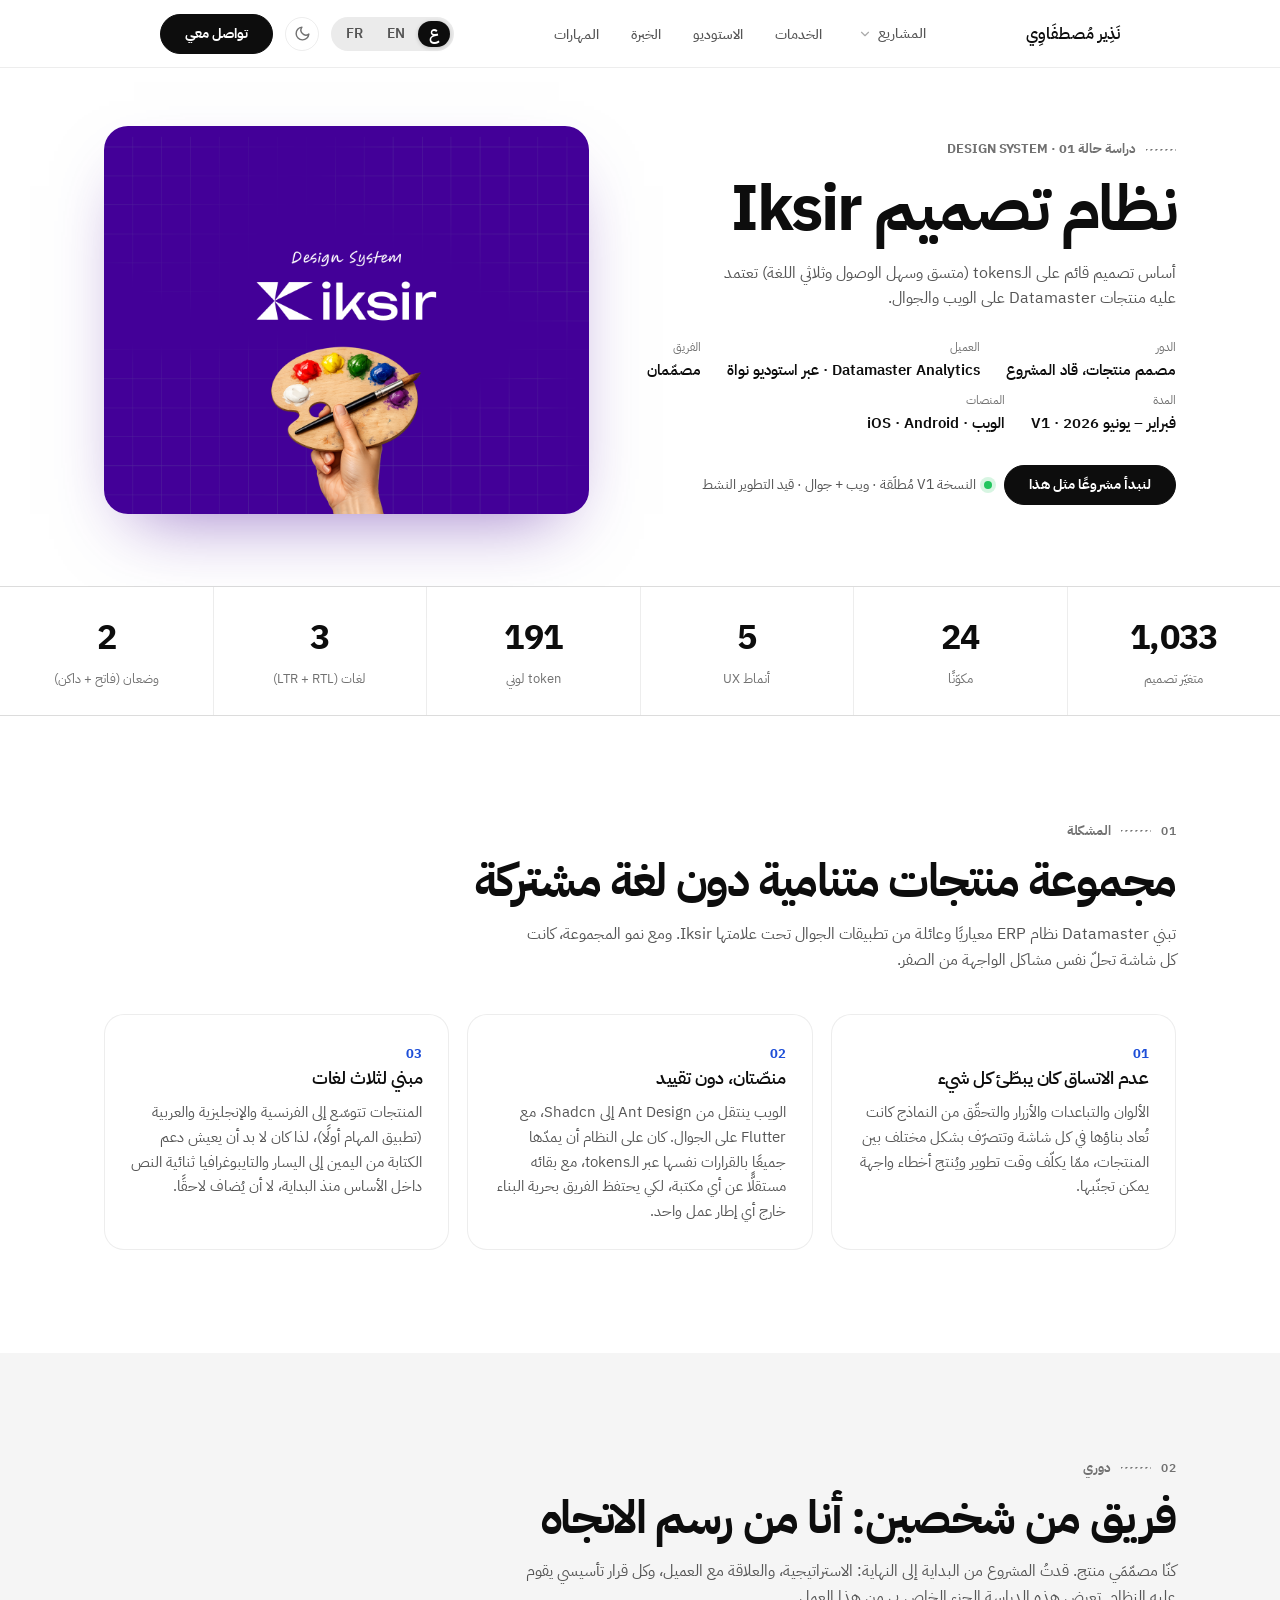
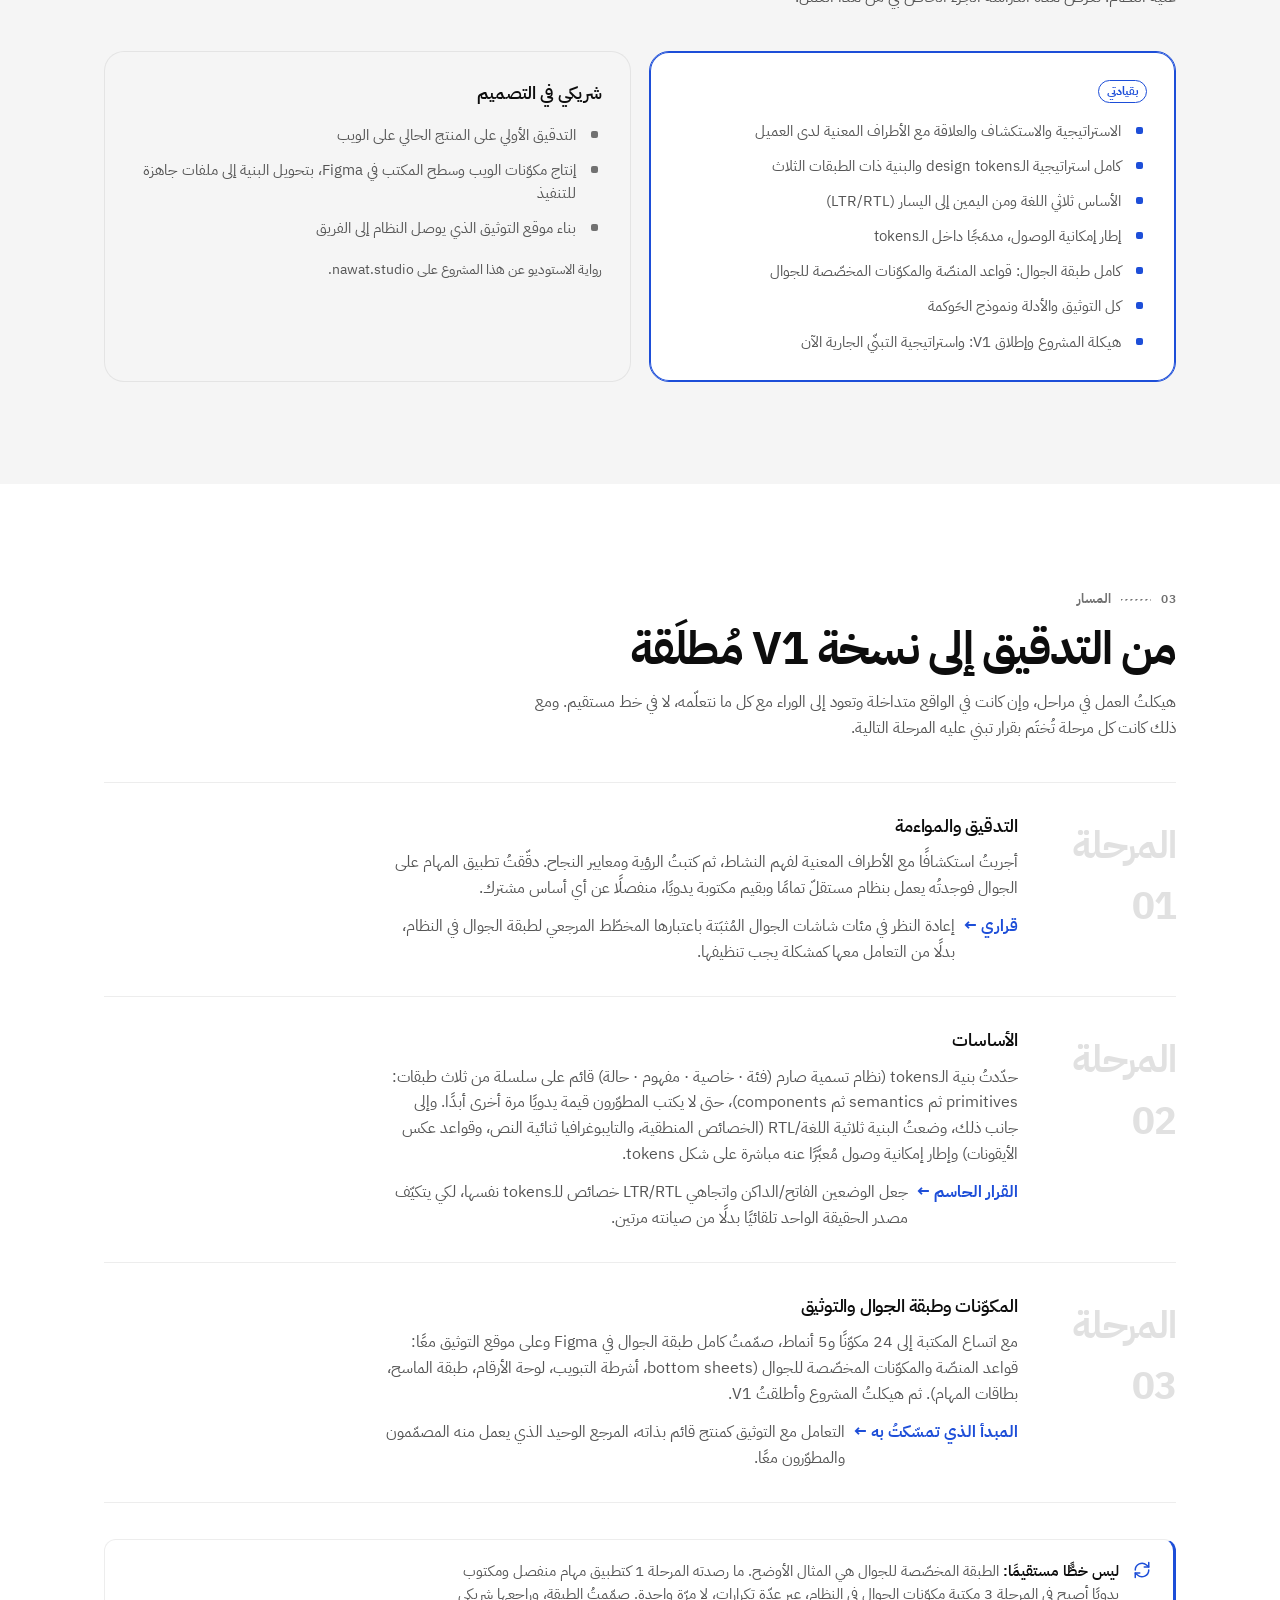
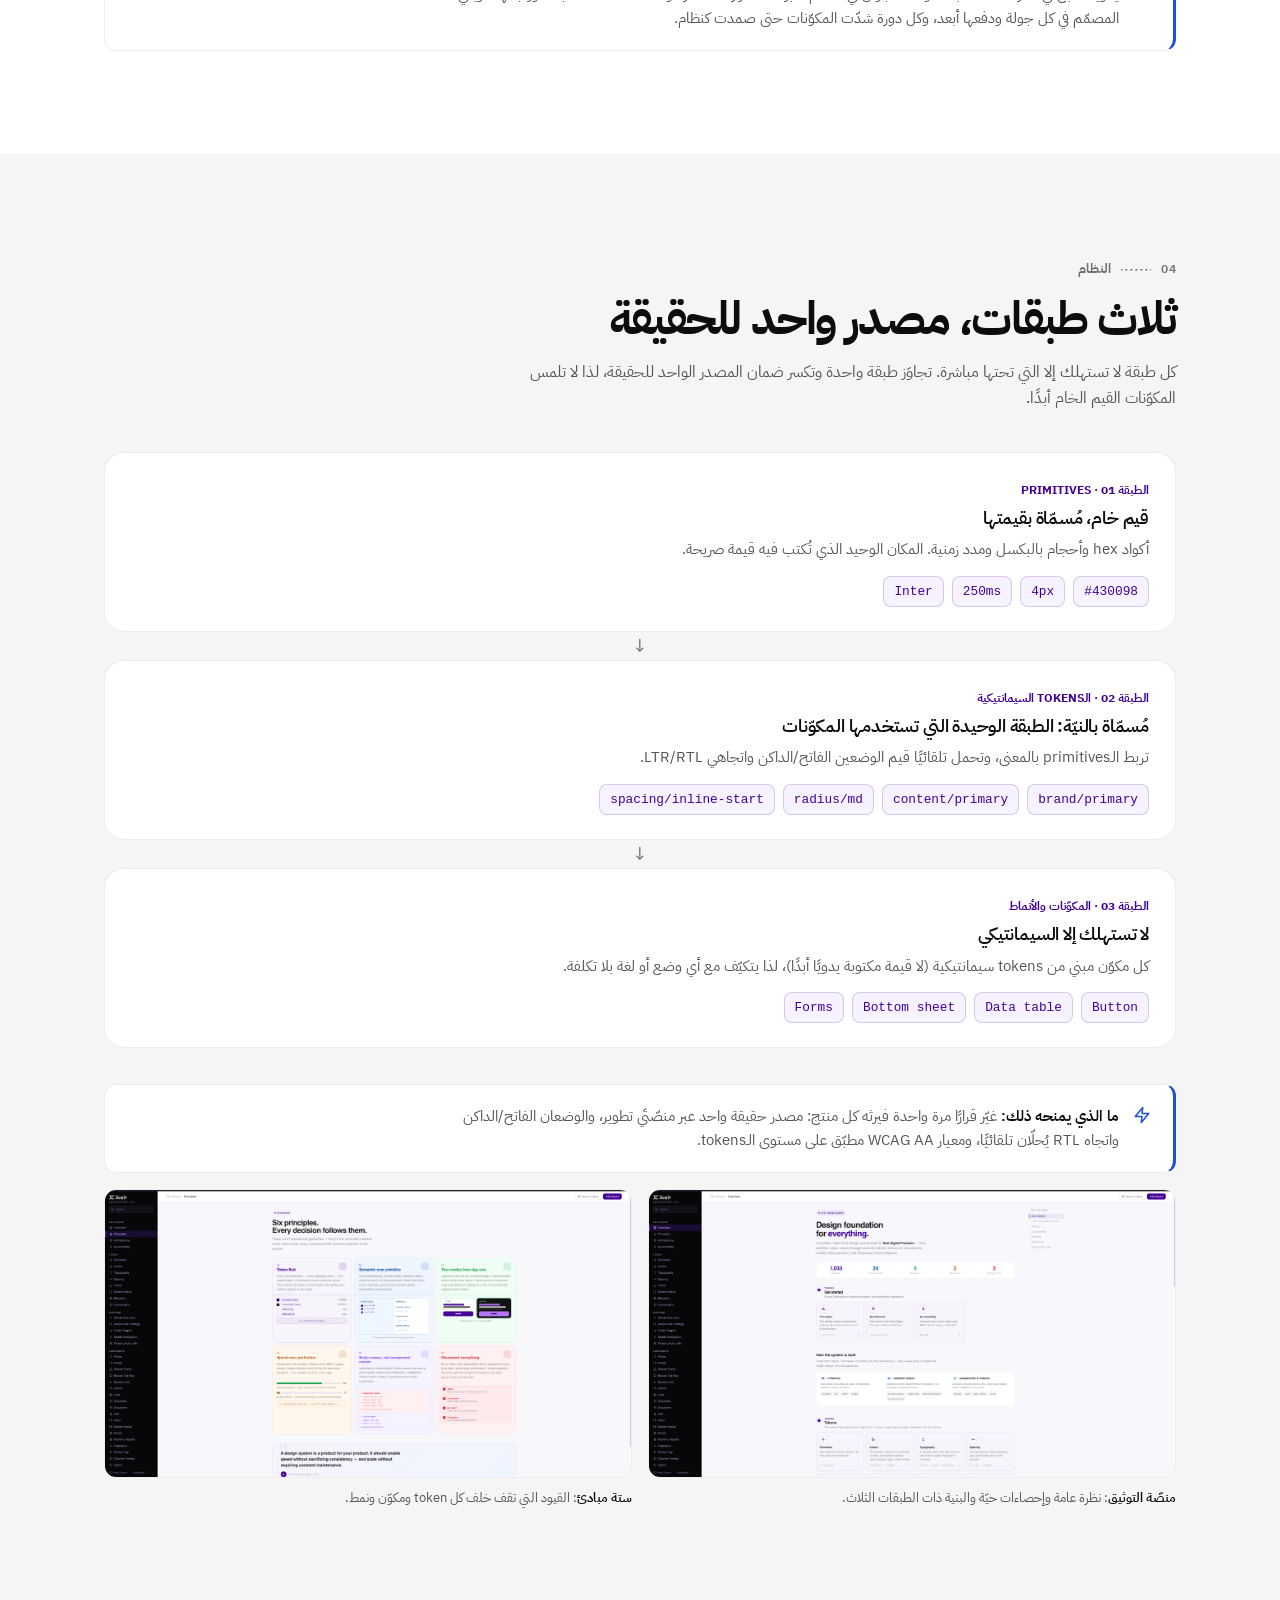
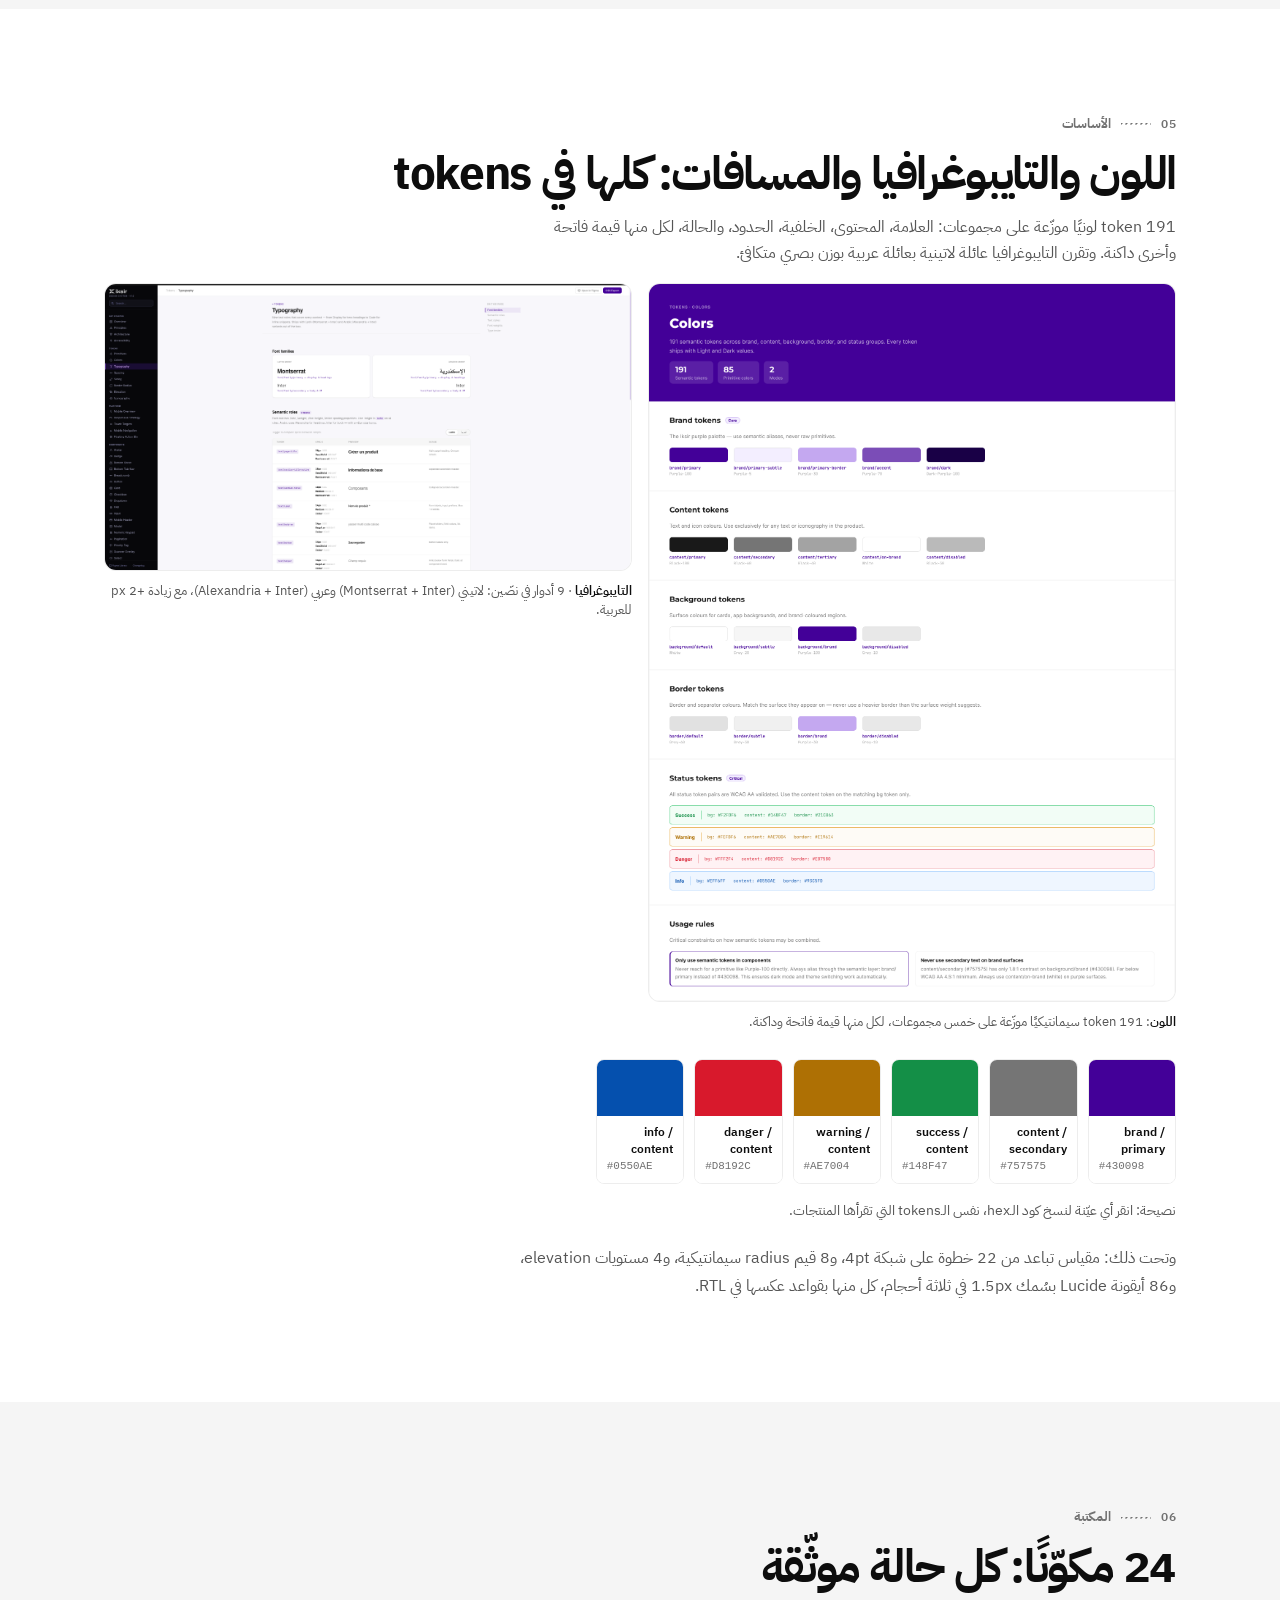
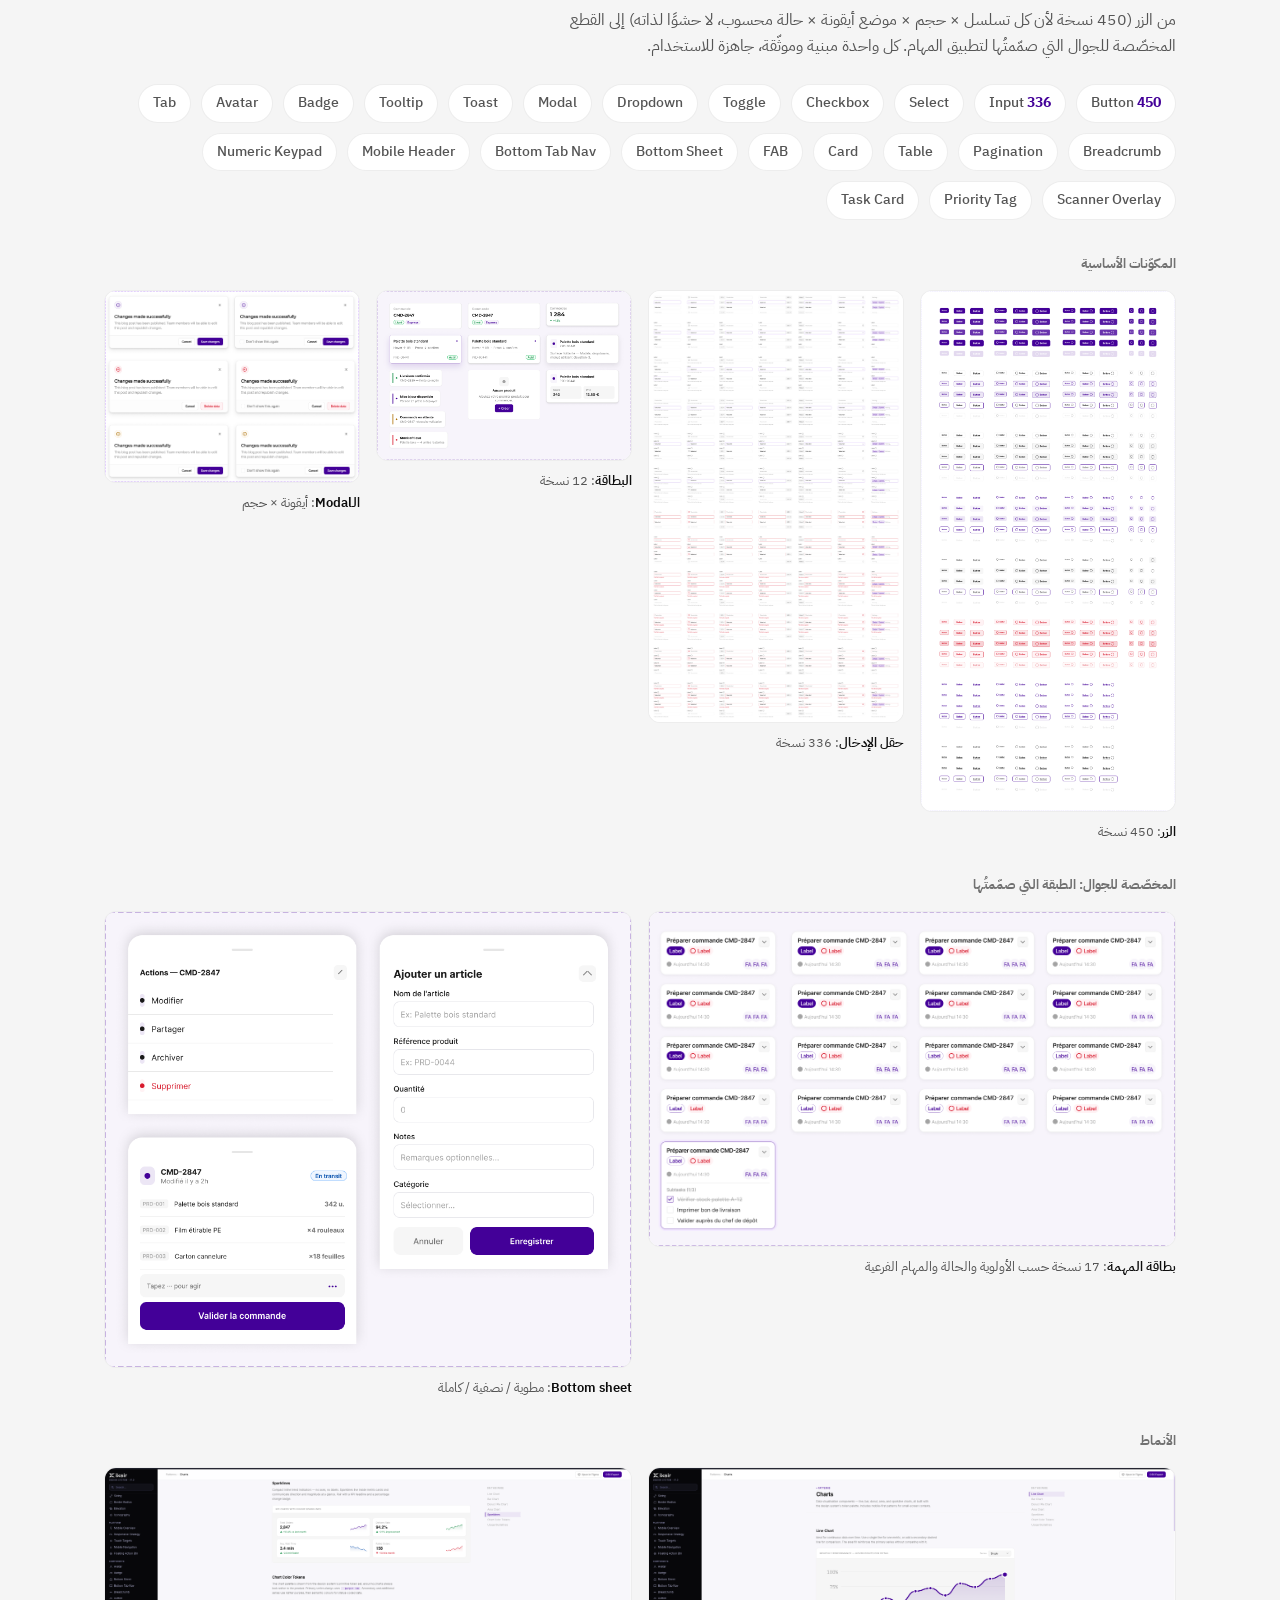
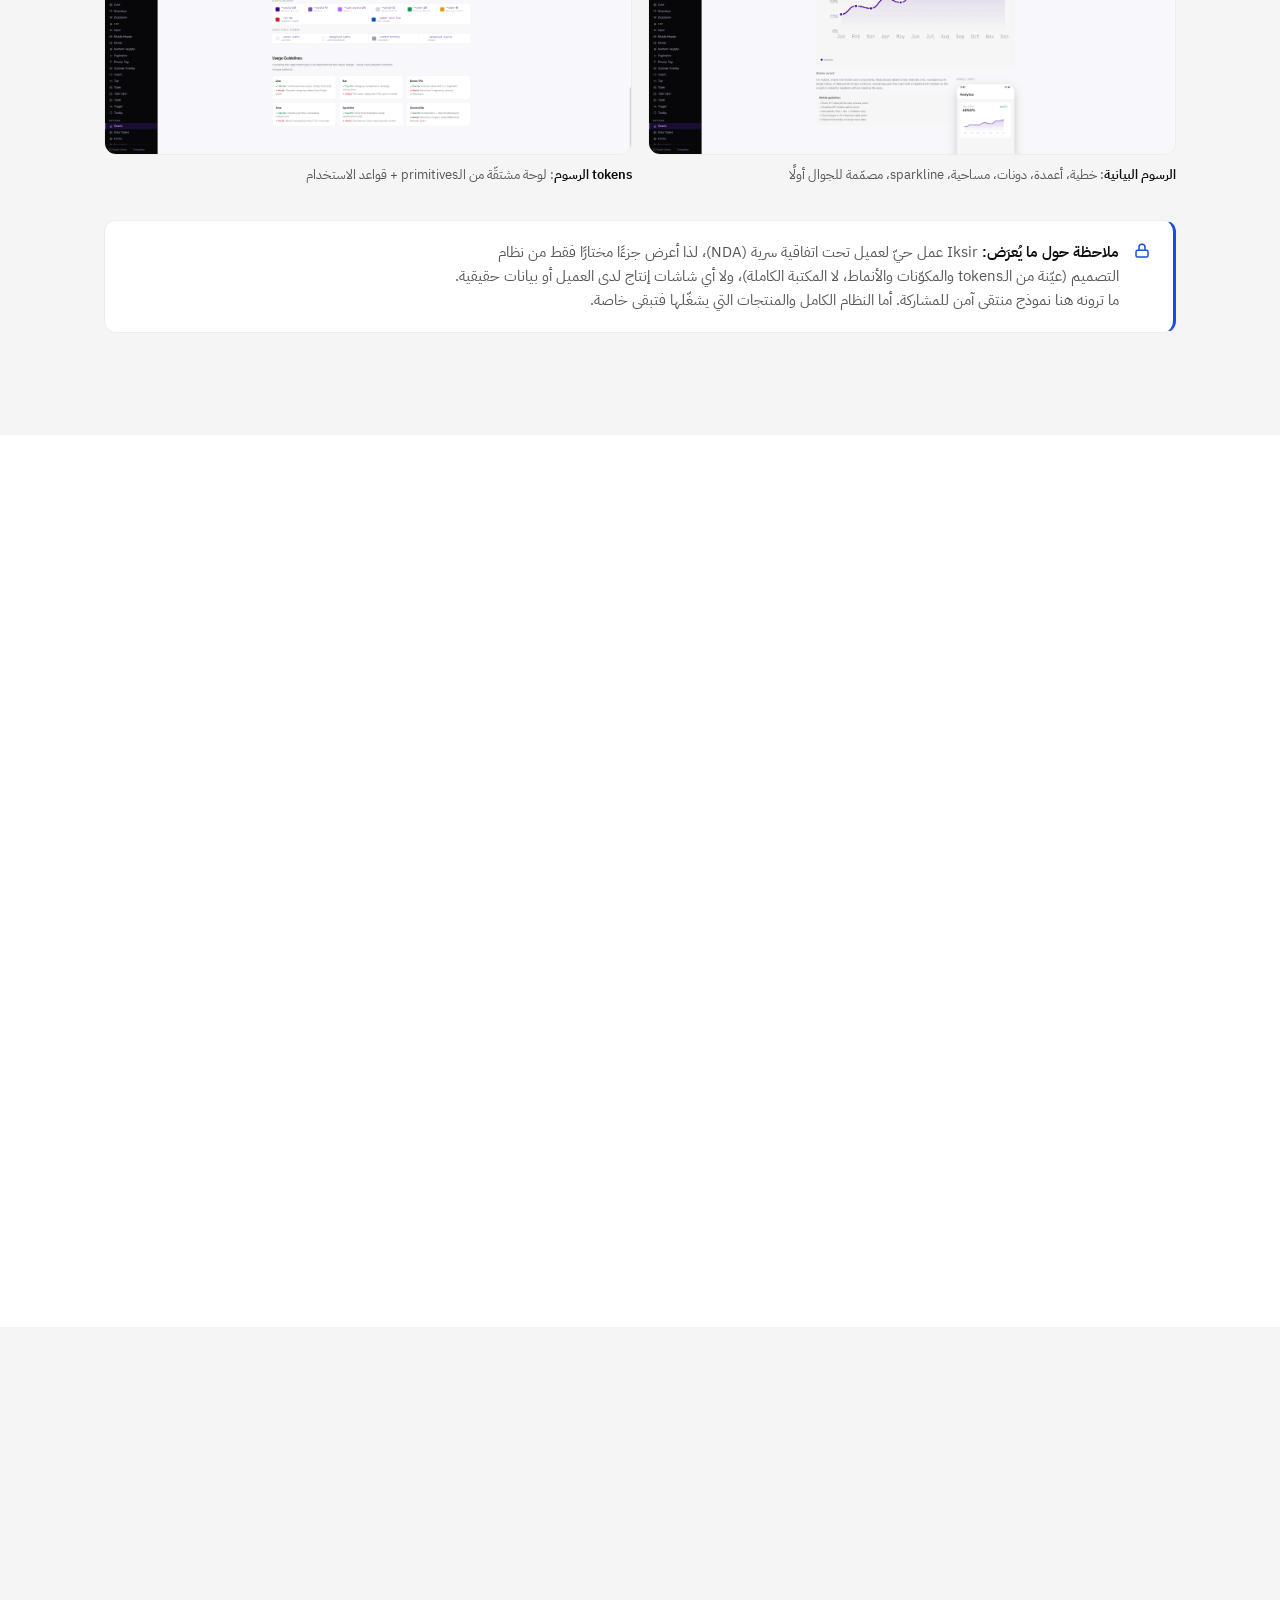
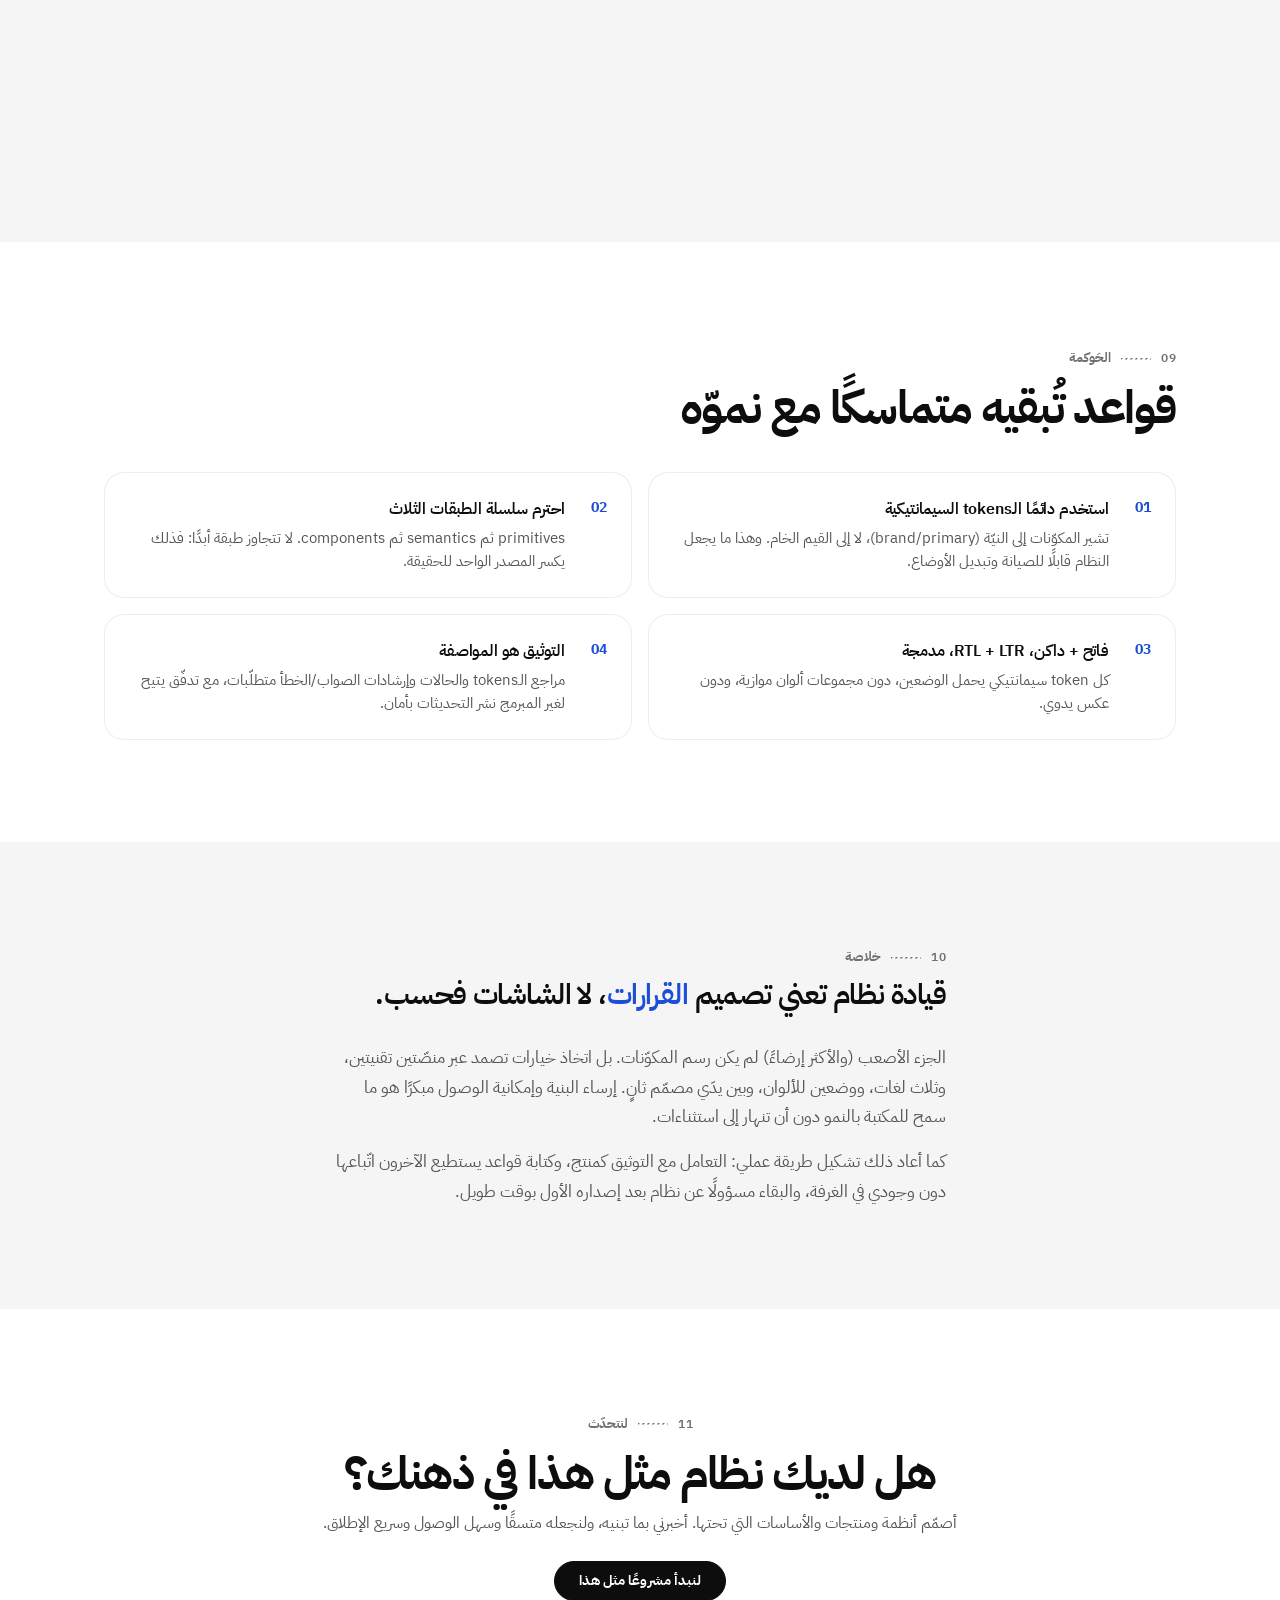
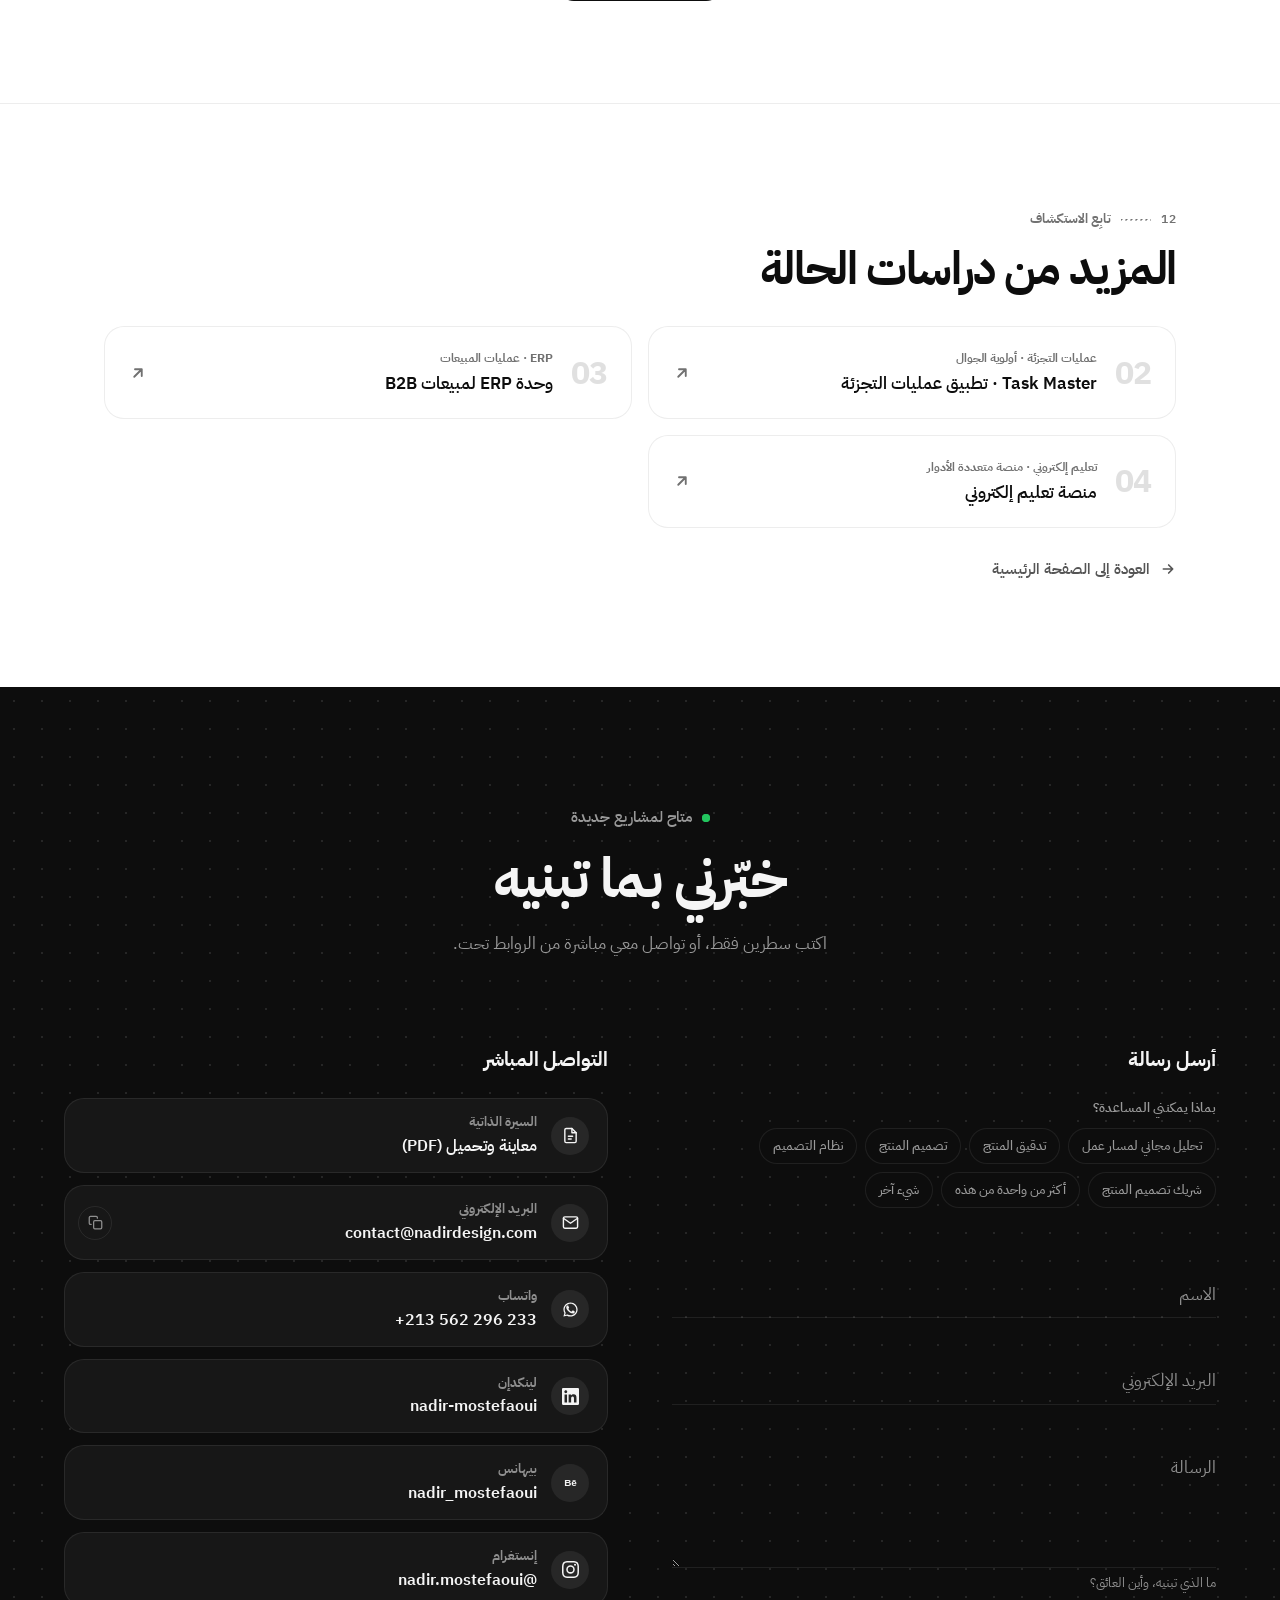
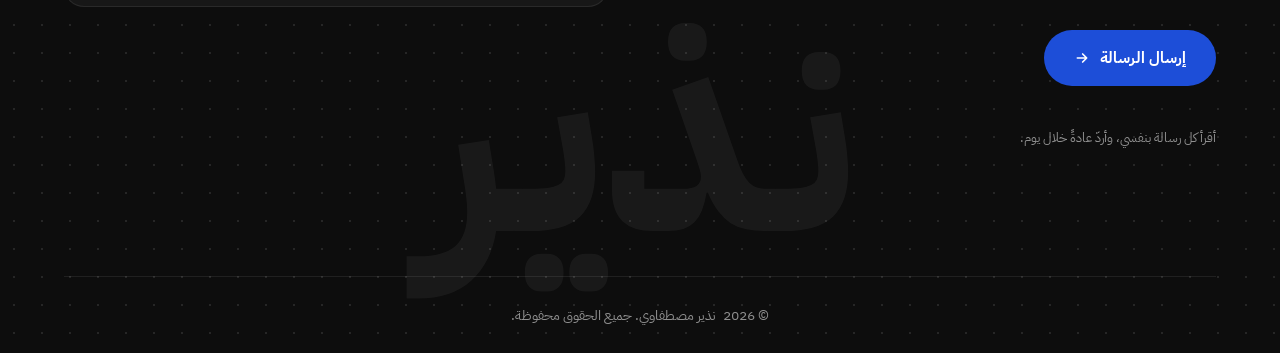
<file: case-studies/iksir-design-system.html>
<!DOCTYPE html>
<html lang="en" dir="ltr" data-theme="light">
<head>
  <meta charset="UTF-8">
  <meta name="viewport" content="width=device-width, initial-scale=1.0">
  <meta name="i18n-page" content="cs1">
  <meta name="description" content="Iksir Design System, a token-first design foundation for Datamaster's web and mobile products. Delivered via Nawat Studio. Case study by Nadir Mostefaoui.">
  <meta name="author" content="Nadir Mostefaoui">
  <meta property="og:title" content="Iksir Design System (Case Study) · Nadir Mostefaoui">
  <meta property="og:description" content="How I led the strategy, foundations, accessibility, and mobile layer of a token-first, trilingual design system.">
  <meta property="og:type" content="article">
  <!-- Social preview. og:image is a real 1200x630 render of the hero, not a
       logo card, so a shared link shows the actual page. It is deliberately
       ONE image for all three languages: crawlers read this static head
       before js/i18n.js runs, so a per-language swap would never be seen.
       The URL must stay absolute — relative og:image paths are ignored. -->
  <meta property="og:url" content="https://nadirdesign.com/case-studies/iksir-design-system.html">
  <meta property="og:image" content="https://nadirdesign.com/assets/images/og-cover.jpg">
  <meta property="og:image:width" content="1200">
  <meta property="og:image:height" content="630">
  <meta property="og:image:alt" content="Nadir Mostefaoui between the same title in two scripts: Product Designer in Latin and مُصَمِّم مُنتَجَات in Arabic">
  <meta name="twitter:card" content="summary_large_image">
  <meta name="twitter:image" content="https://nadirdesign.com/assets/images/og-cover.jpg">
  <title>Iksir Design System (Case Study) · Nadir Mostefaoui</title>

  <link rel="icon" type="image/svg+xml" href="../assets/icons/favicon.svg" id="favicon-link">

  <link rel="preconnect" href="https://fonts.googleapis.com">
  <link rel="preconnect" href="https://fonts.gstatic.com" crossorigin>
  <link rel="stylesheet" href="https://fonts.googleapis.com/css2?family=IBM+Plex+Sans:ital,wght@0,300;0,400;0,500;0,600;0,700;1,400&family=IBM+Plex+Sans+Arabic:wght@300;400;500;600;700&family=Montserrat:wght@500;700;800&family=Inter:wght@400;500;600&family=Alexandria:wght@400;600&display=swap">

  <link rel="stylesheet" href="../css/reset.css">
  <link rel="stylesheet" href="../css/tokens.css">
  <link rel="stylesheet" href="../css/style.css">
  <link rel="stylesheet" href="../css/case-study.css">

  <!-- Theme before paint -->
  <script>
    (function(){
      const t = localStorage.getItem('nadir-theme');
      document.documentElement.setAttribute('data-theme', t || 'light');
    })();
  </script>
  <!-- Language/direction before paint -->
  <script>
    (function(){
      const lang  = localStorage.getItem('nadir-lang') || 'ar';
      const isRTL = lang === 'ar';
      document.documentElement.setAttribute('lang', lang);
      document.documentElement.setAttribute('dir', isRTL ? 'rtl' : 'ltr');
      const favicon = document.getElementById('favicon-link');
      if (favicon && isRTL) favicon.href = '../assets/icons/favicon-ar.svg';
    })();
  </script>
  <!-- Marks that JS is available, so the scroll-reveal initial-hidden state
       only applies when case-study.js can actually reveal it. -->
  <script>document.documentElement.classList.add('cs-js');</script>
</head>
<body>

  <!-- Custom cursor (desktop only) -->
  <div id="cursor-dot"  aria-hidden="true"></div>
  <div id="cursor-ring" aria-hidden="true"></div>

  <!-- ══════════════════════ NAVBAR ══════════════════════ -->
  <header>
    <nav class="navbar" id="navbar" aria-label="Main navigation">
      <div class="nav-inner">
        <!-- Identity. Replaces the signature logo (removed 2026-08-05).
             Deliberately just the name in the site's own typeface, with no
             mark of any kind — nothing here is an image, so it needs no
             light/dark asset swap and no per-language file: `nav.name`
             carries the script. -->
        <a href="../index.html" class="nav-identity" id="nav-logo" aria-label="Nadir Mostefaoui: Home">
          <!-- Two spans, not one JS-swapped string: js/i18n.js writes each
               [data-i18n] node independently, so a single node can only ever
               hold one key. CSS picks which is visible per breakpoint. -->
          <span class="nav-identity-name nav-identity-name--full" data-i18n="nav.name">Nadir Mostefaoui</span>
          <span class="nav-identity-name nav-identity-name--short" data-i18n="nav.name_short">Nadir</span>
        </a>

        <ul class="nav-links" id="nav-links" role="list">
          <li class="nav-item has-dropdown">
            <div class="nav-item-row">
              <a href="../index.html#work" class="nav-link" data-i18n="nav.projects">Projects</a>
              <button type="button" class="nav-dropdown-toggle" aria-expanded="false" aria-controls="nav-dropdown-work"
                      aria-label="Show projects menu" data-i18n-aria-label="nav.dropdown_aria">
                <svg class="chevron" width="14" height="14" viewBox="0 0 24 24" fill="none"
                     stroke="currentColor" stroke-width="2" stroke-linecap="round" stroke-linejoin="round" aria-hidden="true">
                  <polyline points="6 9 12 15 18 9"/>
                </svg>
              </button>
            </div>
            <div class="nav-dropdown" id="nav-dropdown-work">
              <div class="nav-dropdown-inner">
                <ul class="nav-dropdown-list" role="list">
                  <li><a href="iksir-design-system.html" data-i18n="work.cs5.title">Iksir Design System</a></li>
                  <li><a href="task-master.html" data-i18n="work.cs2.title">Task Master · Retail Ops App</a></li>
                  <li><a href="b2b-sales-erp.html" data-i18n="work.cs3.title">B2B Sales ERP Module</a></li>
                  <li><a href="https://nadirdesign.notion.site/eLearning-Platform-Teacher-Side-2789267c734580818447e1667e1b8630?source=copy_link" target="_blank" rel="noopener noreferrer" data-i18n="work.cs4.title">eLearning Platform</a></li>
                  <li class="nav-dropdown-all"><a href="../index.html#work" data-i18n="nav.all_projects">All projects</a></li>
                </ul>
              </div>
            </div>
          </li>
          <li><a href="../index.html#services"   class="nav-link" data-i18n="nav.services">Services</a></li>
          <li><a href="../index.html#studio"      class="nav-link" data-i18n="nav.studio">Studio</a></li>
          <li><a href="../index.html#experience" class="nav-link" data-i18n="nav.experience">Experience</a></li>
          <li><a href="../index.html#skills"     class="nav-link" data-i18n="nav.skills">Skills</a></li>

          <li class="nav-mobile-status">
            <span class="nav-status-dot" aria-hidden="true"></span>
            <span data-i18n="footer.badge">Available for new projects</span>
          </li>
          <li class="nav-mobile-cta">
            <a href="#contact" class="btn btn-dark">
              <span data-i18n="nav.contact">Contact Me</span>
              <svg class="btn-arrow" width="14" height="14" viewBox="0 0 24 24" fill="none" stroke="currentColor" stroke-width="2.5" stroke-linecap="round" stroke-linejoin="round" aria-hidden="true"><path d="M5 12h14M13 6l6 6-6 6"/></svg>
            </a>
          </li>
          <li class="nav-mobile-controls">
            <div class="lang-switcher" role="group" aria-label="Select language">
              <button class="lang-btn active" data-lang-btn="ar" aria-label="Arabic"  aria-pressed="true">ع</button>
              <button class="lang-btn" data-lang-btn="en" aria-label="English" aria-pressed="false">EN</button>
              <button class="lang-btn" data-lang-btn="fr" aria-label="Français" aria-pressed="false">FR</button>
            </div>
            <button class="theme-toggle" data-theme-toggle aria-label="Switch theme" aria-pressed="false">
              <svg class="icon-moon" viewBox="0 0 24 24" fill="none" stroke="currentColor" stroke-width="2" stroke-linecap="round" stroke-linejoin="round" aria-hidden="true"><path d="M21 12.79A9 9 0 1 1 11.21 3 7 7 0 0 0 21 12.79z"/></svg>
              <svg class="icon-sun" viewBox="0 0 24 24" fill="none" stroke="currentColor" stroke-width="2" stroke-linecap="round" stroke-linejoin="round" aria-hidden="true"><circle cx="12" cy="12" r="5"/><line x1="12" y1="1" x2="12" y2="3"/><line x1="12" y1="21" x2="12" y2="23"/><line x1="4.22" y1="4.22" x2="5.64" y2="5.64"/><line x1="18.36" y1="18.36" x2="19.78" y2="19.78"/><line x1="1" y1="12" x2="3" y2="12"/><line x1="21" y1="12" x2="23" y2="12"/><line x1="4.22" y1="19.78" x2="5.64" y2="18.36"/><line x1="18.36" y1="5.64" x2="19.78" y2="4.22"/></svg>
            </button>
          </li>
        </ul>

        <div class="nav-end">
          <div class="lang-switcher" role="group" aria-label="Select language">
            <button class="lang-btn active" data-lang-btn="ar" aria-label="Arabic"  aria-pressed="true">ع</button>
            <button class="lang-btn" data-lang-btn="en" aria-label="English" aria-pressed="false">EN</button>
            <button class="lang-btn" data-lang-btn="fr" aria-label="Français" aria-pressed="false">FR</button>
          </div>
          <button class="theme-toggle" data-theme-toggle aria-label="Switch to dark mode" aria-pressed="false">
            <svg class="icon-moon" viewBox="0 0 24 24" fill="none" stroke="currentColor" stroke-width="2" stroke-linecap="round" stroke-linejoin="round" aria-hidden="true"><path d="M21 12.79A9 9 0 1 1 11.21 3 7 7 0 0 0 21 12.79z"/></svg>
            <svg class="icon-sun" viewBox="0 0 24 24" fill="none" stroke="currentColor" stroke-width="2" stroke-linecap="round" stroke-linejoin="round" aria-hidden="true"><circle cx="12" cy="12" r="5"/><line x1="12" y1="1" x2="12" y2="3"/><line x1="12" y1="21" x2="12" y2="23"/><line x1="4.22" y1="4.22" x2="5.64" y2="5.64"/><line x1="18.36" y1="18.36" x2="19.78" y2="19.78"/><line x1="1" y1="12" x2="3" y2="12"/><line x1="21" y1="12" x2="23" y2="12"/><line x1="4.22" y1="19.78" x2="5.64" y2="18.36"/><line x1="18.36" y1="5.64" x2="19.78" y2="4.22"/></svg>
          </button>
          <a href="#contact" class="btn btn-dark">
            <span data-i18n="nav.contact">Contact Me</span>
            <svg class="btn-arrow" width="14" height="14" viewBox="0 0 24 24" fill="none" stroke="currentColor" stroke-width="2.5" stroke-linecap="round" stroke-linejoin="round" aria-hidden="true"><path d="M5 12h14M13 6l6 6-6 6"/></svg>
          </a>
        </div>

        <button class="nav-toggle" id="nav-toggle" aria-label="Open menu" aria-expanded="false" aria-controls="nav-links">
          <span></span><span></span><span></span>
        </button>
      </div>
    </nav>
  </header>
  <div class="nav-backdrop" id="nav-backdrop" aria-hidden="true"></div>

  <main class="cs">

    <!-- ══════════════════════ HERO ══════════════════════ -->
    <section class="cs-hero">
      <div class="cs-wrap cs-hero-grid">
        <div class="cs-hero-copy">
          <span class="cs-eyebrow" data-i18n="cs.hero.eyebrow">Case Study 01 · Design System</span>
          <h1 class="cs-hero-title" data-i18n="cs.hero.title">Iksir Design System</h1>
          <p class="cs-hero-sub" data-i18n="cs.hero.sub">A token-first design foundation (consistent, accessible, and trilingual) that Datamaster's web and mobile products build on.</p>

          <div class="cs-hero-meta">
            <div class="cs-meta-item"><span class="cs-meta-k" data-i18n="cs.hero.role_k">Role</span><span class="cs-meta-v" data-i18n="cs.hero.role_v">Product Designer, led the project</span></div>
            <div class="cs-meta-item"><span class="cs-meta-k" data-i18n="cs.hero.client_k">Client</span><span class="cs-meta-v" data-i18n="cs.hero.client_v">Datamaster Analytics · via Nawat Studio</span></div>
            <div class="cs-meta-item"><span class="cs-meta-k" data-i18n="cs.hero.team_k">Team</span><span class="cs-meta-v" data-i18n="cs.hero.team_v">2 designers</span></div>
            <div class="cs-meta-item"><span class="cs-meta-k" data-i18n="cs.hero.timeline_k">Timeline</span><span class="cs-meta-v" data-i18n="cs.hero.timeline_v">Feb – Jun 2026 · V1</span></div>
            <div class="cs-meta-item"><span class="cs-meta-k" data-i18n="cs.hero.platforms_k">Platforms</span><span class="cs-meta-v" data-i18n="cs.hero.platforms_v">Web · iOS · Android</span></div>
          </div>

          <div class="cs-hero-actions">
            <a class="btn btn-dark" href="#contact" data-project-type="Design System">
              <span data-i18n="cs.hero.cta">Let's build something like this</span>
              <svg class="btn-arrow" width="14" height="14" viewBox="0 0 24 24" fill="none" stroke="currentColor" stroke-width="2.5" stroke-linecap="round" stroke-linejoin="round" aria-hidden="true"><path d="M5 12h14M13 6l6 6-6 6"/></svg>
            </a>
            <span class="cs-hero-status"><span class="cs-status-dot" aria-hidden="true"></span><span data-i18n="cs.hero.status">V1 shipped · web + mobile · in active development</span></span>
          </div>
        </div>

        <div class="cs-hero-visual cs-hero-visual--img" aria-hidden="true">
          <img class="cs-hero-photo" src="../assets/images/iksir/iksir-hero-art.png" alt="">
        </div>
      </div>
    </section>

    <!-- ══════════════════════ STAT BAND ══════════════════════ -->
    <div class="cs-stats">
      <div class="cs-stat"><div class="cs-stat-num" data-count="1033" data-comma>1,033</div><span class="cs-stat-label" data-i18n="cs.stats.variables">design variables</span></div>
      <div class="cs-stat"><div class="cs-stat-num" data-count="24">24</div><span class="cs-stat-label" data-i18n="cs.stats.components">components</span></div>
      <div class="cs-stat"><div class="cs-stat-num" data-count="5">5</div><span class="cs-stat-label" data-i18n="cs.stats.patterns">UX patterns</span></div>
      <div class="cs-stat"><div class="cs-stat-num" data-count="191">191</div><span class="cs-stat-label" data-i18n="cs.stats.colours">colour tokens</span></div>
      <div class="cs-stat"><div class="cs-stat-num" data-count="3">3</div><span class="cs-stat-label" data-i18n="cs.stats.languages">languages (LTR + RTL)</span></div>
      <div class="cs-stat"><div class="cs-stat-num" data-count="2">2</div><span class="cs-stat-label" data-i18n="cs.stats.modes">modes (light + dark)</span></div>
    </div>

    <!-- ══════════════════════ CONTEXT / PROBLEM ══════════════════════ -->
    <section class="cs-section">
      <div class="cs-wrap">
        <span class="cs-eyebrow" data-i18n="cs.problem.eyebrow">The problem</span>
        <h2 class="cs-h2" data-i18n="cs.problem.title">A growing product suite with no shared language</h2>
        <p class="cs-lead" data-i18n="cs.problem.lead">Datamaster builds a modular ERP and a family of mobile apps under its Iksir product brand. As the suite grew, every screen was solving the same UI problems from scratch.</p>
        <div class="cs-cards cs-cards--3">
          <div class="cs-card">
            <span class="cs-card-num">01</span>
            <h3 class="cs-h3" data-i18n="cs.problem.c1t">Inconsistency slowed everything</h3>
            <p data-i18n="cs.problem.c1p">Colours, spacing, buttons, and form validation were rebuilt per screen and behaved differently across the products, costing development time and creating avoidable UI bugs.</p>
          </div>
          <div class="cs-card">
            <span class="cs-card-num">02</span>
            <h3 class="cs-h3" data-i18n="cs.problem.c2t">Two stacks, no lock-in</h3>
            <p data-i18n="cs.problem.c2p">The web is moving from Ant Design to Shadcn, with Flutter on mobile. The system had to feed them all the same decisions through tokens, while staying library-agnostic, so the team keeps the freedom to build beyond any single framework.</p>
          </div>
          <div class="cs-card">
            <span class="cs-card-num">03</span>
            <h3 class="cs-h3" data-i18n="cs.problem.c3t">Built for three languages</h3>
            <p data-i18n="cs.problem.c3p">The products are expanding to French, English, and Arabic (the task app first), so true right-to-left support and dual-script typography had to live in the foundation from the start, not be bolted on later.</p>
          </div>
        </div>
      </div>
    </section>

    <!-- ══════════════════════ MY ROLE VS TEAM ══════════════════════ -->
    <section class="cs-section cs-section--tint">
      <div class="cs-wrap">
        <span class="cs-eyebrow" data-i18n="cs.role.eyebrow">My role</span>
        <h2 class="cs-h2" data-i18n="cs.role.title">A two-person team: I set the direction</h2>
        <p class="cs-lead" data-i18n="cs.role.lead">We were two product designers. I led the project end to end: the strategy, the client relationship, and every foundational decision the system is built on. This case study is my side of that work.</p>
        <div class="cs-split">
          <div class="cs-split-col cs-split-col--mine">
            <h3 class="cs-h3"><span class="cs-tag-lead" data-i18n="cs.role.mine_tag">Led by me</span></h3>
            <ul class="cs-list">
              <li data-i18n="cs.role.mine1">Strategy, discovery, and the stakeholder relationship with the client</li>
              <li data-i18n="cs.role.mine2">The full design-token strategy and three-layer architecture</li>
              <li data-i18n="cs.role.mine3">The trilingual &amp; right-to-left (LTR/RTL) foundation</li>
              <li data-i18n="cs.role.mine4">The accessibility framework, baked into the tokens</li>
              <li data-i18n="cs.role.mine5">The entire mobile layer, platform rules and mobile components</li>
              <li data-i18n="cs.role.mine6">All documentation, guides, and the governance model</li>
              <li data-i18n="cs.role.mine7">Structuring the project and shipping V1, and the rollout strategy now</li>
            </ul>
          </div>
          <div class="cs-split-col cs-split-col--team">
            <h3 class="cs-h3" data-i18n="cs.role.partner_h">My design partner</h3>
            <ul class="cs-list">
              <li data-i18n="cs.role.partner1">The initial audit of the existing web product</li>
              <li data-i18n="cs.role.partner2">Figma production of the web and desktop components, turning the architecture into buildable files</li>
              <li data-i18n="cs.role.partner3">Building the documentation website that ships the system to the team</li>
            </ul>
            <p class="cs-p" style="margin-block-start:18px;font-size:.9rem;" data-i18n="cs.role.partner_note">The studio's own account of the project is on nawat.studio.</p>
          </div>
        </div>
      </div>
    </section>

    <!-- ══════════════════════ PROCESS BY PHASE ══════════════════════ -->
    <section class="cs-section">
      <div class="cs-wrap">
        <span class="cs-eyebrow" data-i18n="cs.process.eyebrow">The process</span>
        <h2 class="cs-h2" data-i18n="cs.process.title">From audit to a shipped V1</h2>
        <p class="cs-lead" data-i18n="cs.process.lead">I structured the work into phases, though in practice they overlapped and looped back as we learned, not a straight line. Each one still closed with a decision the next could build on.</p>

        <div class="cs-phases">
          <div class="cs-phase">
            <div class="cs-phase-idx"><span data-i18n="cs.process.p1_label">Phase 1</span><span>01</span></div>
            <div class="cs-phase-body">
              <h3 class="cs-h3" data-i18n="cs.process.p1_title">Audit &amp; alignment</h3>
              <p data-i18n="cs.process.p1_body">I ran stakeholder discovery to understand the business, then wrote the vision and success criteria. I audited the mobile task app and found it ran on a completely standalone, hard-coded system, disconnected from any shared foundation.</p>
              <p class="cs-phase-mine" data-i18n="cs.process.p1_call" data-i18n-html><b>My call →</b> reframe those hundreds of validated mobile screens as the blueprint for the system's mobile layer, instead of treating them as a problem to clean up.</p>
            </div>
          </div>
          <div class="cs-phase">
            <div class="cs-phase-idx"><span data-i18n="cs.process.p2_label">Phase 2</span><span>02</span></div>
            <div class="cs-phase-body">
              <h3 class="cs-h3" data-i18n="cs.process.p2_title">Foundations</h3>
              <p data-i18n="cs.process.p2_body">I defined the token architecture (a strict naming convention (category · property · concept · state) sitting on a three-layer chain of primitives → semantics → components), so developers would never hard-code a value again. Alongside it I authored the trilingual/RTL architecture (logical properties, dual-script type, icon-mirroring rules) and an accessibility framework expressed directly as tokens.</p>
              <p class="cs-phase-mine" data-i18n="cs.process.p2_call" data-i18n-html><b>The decision that mattered →</b> make light/dark and LTR/RTL properties of the tokens themselves, so a single source of truth adapts automatically rather than being maintained twice.</p>
            </div>
          </div>
          <div class="cs-phase">
            <div class="cs-phase-idx"><span data-i18n="cs.process.p3_label">Phase 3</span><span>03</span></div>
            <div class="cs-phase-body">
              <h3 class="cs-h3" data-i18n="cs.process.p3_title">Components, mobile layer &amp; documentation</h3>
              <p data-i18n="cs.process.p3_body">As the library scaled to 24 components and 5 patterns, I designed the entire mobile layer in both Figma and the documentation site: platform rules and the mobile-native components (bottom sheets, tab bars, numeric keypad, scanner overlay, task cards). Then I structured the project and shipped V1.</p>
              <p class="cs-phase-mine" data-i18n="cs.process.p3_call" data-i18n-html><b>The principle I held →</b> treat the documentation as a product in its own right, the single spec both designers and developers work from.</p>
            </div>
          </div>
        </div>

        <div class="cs-note">
          <span class="cs-note-ic" aria-hidden="true"><svg width="18" height="18" viewBox="0 0 24 24" fill="none" stroke="currentColor" stroke-width="2" stroke-linecap="round" stroke-linejoin="round"><path d="M21 2v6h-6"/><path d="M3 12a9 9 0 0 1 15-6.7L21 8"/><path d="M3 22v-6h6"/><path d="M21 12a9 9 0 0 1-15 6.7L3 16"/></svg></span>
          <p data-i18n="cs.process.loop" data-i18n-html><b>Not a straight line:</b> the mobile layer is the clearest example. What Phase&nbsp;1 flagged as a hard-coded, disconnected task app became, by Phase&nbsp;3, the system's mobile component library, through several passes, not one. I designed the layer, my design partner reviewed each round and pushed it further, every loop tightened the components until they held up as a system.</p>
        </div>
      </div>
    </section>

    <!-- ══════════════════════ THE SYSTEM — architecture ══════════════════════ -->
    <section class="cs-section cs-section--tint" id="cs-system">
      <div class="cs-wrap">
        <span class="cs-eyebrow" data-i18n="cs.system.eyebrow">The system</span>
        <h2 class="cs-h2" data-i18n="cs.system.title">Three layers, one source of truth</h2>
        <p class="cs-lead" data-i18n="cs.system.lead">Each layer consumes only the one below it. Skip a layer and you break the single-source-of-truth guarantee, so components never touch raw values.</p>

        <div class="cs-arch">
          <div class="cs-layer cs-layer--1">
            <span class="cs-layer-tag" data-i18n="cs.system.l1_tag">Layer 01 · Primitives</span>
            <h3 class="cs-h3" data-i18n="cs.system.l1_title">Raw values, named by value</h3>
            <p data-i18n="cs.system.l1_body">Hex codes, pixel sizes, durations. The only place a literal value is ever written.</p>
            <div class="cs-layer-chips"><span class="cs-code">#430098</span><span class="cs-code">4px</span><span class="cs-code">250ms</span><span class="cs-code">Inter</span></div>
          </div>
          <div class="cs-arch-flow">↓</div>
          <div class="cs-layer cs-layer--2">
            <span class="cs-layer-tag" data-i18n="cs.system.l2_tag">Layer 02 · Semantic tokens</span>
            <h3 class="cs-h3" data-i18n="cs.system.l2_title">Named by intent: the only layer components use</h3>
            <p data-i18n="cs.system.l2_body">Maps primitives to meaning, and carries both light/dark and LTR/RTL values automatically.</p>
            <div class="cs-layer-chips"><span class="cs-code">brand/primary</span><span class="cs-code">content/primary</span><span class="cs-code">radius/md</span><span class="cs-code">spacing/inline-start</span></div>
          </div>
          <div class="cs-arch-flow">↓</div>
          <div class="cs-layer cs-layer--3">
            <span class="cs-layer-tag" data-i18n="cs.system.l3_tag">Layer 03 · Components &amp; patterns</span>
            <h3 class="cs-h3" data-i18n="cs.system.l3_title">Consume semantics only</h3>
            <p data-i18n="cs.system.l3_body">Every component is built from semantic tokens (never a hard-coded value), so it adapts to any mode or language for free.</p>
            <div class="cs-layer-chips"><span class="cs-code">Button</span><span class="cs-code">Data table</span><span class="cs-code">Bottom sheet</span><span class="cs-code">Forms</span></div>
          </div>
        </div>

        <div class="cs-note">
          <span class="cs-note-ic" aria-hidden="true"><svg width="18" height="18" viewBox="0 0 24 24" fill="none" stroke="currentColor" stroke-width="2" stroke-linecap="round" stroke-linejoin="round"><path d="M13 2 3 14h9l-1 8 10-12h-9l1-8z"/></svg></span>
          <p data-i18n="cs.system.delivers" data-i18n-html><b>What that buys:</b> change a decision once and every product inherits it: one source of truth across two engineering stacks, light/dark and RTL resolved automatically, and WCAG&nbsp;AA enforced at the token level.</p>
        </div>

        <div class="cs-gallery cs-gallery--2">
          <figure class="cs-thumb-fig">
            <button class="cs-thumb cs-zoom" type="button" data-i18n-aria-label="cs.ui.enlarge_aria" aria-label="Enlarge the documentation overview">
              <img src="../assets/images/iksir/iksir-overview.png" alt="Iksir documentation: overview and three-layer architecture">
              <span class="cs-live-hint"><span data-i18n="cs.ui.enlarge">Enlarge</span><svg width="14" height="14" viewBox="0 0 24 24" fill="none" stroke="currentColor" stroke-width="2.5" stroke-linecap="round" stroke-linejoin="round" aria-hidden="true"><circle cx="11" cy="11" r="7"/><path d="M21 21l-4.3-4.3M11 8v6M8 11h6"/></svg></span>
            </button>
            <figcaption class="cs-thumb-cap" data-i18n="cs.system.cap1" data-i18n-html><b>Documentation platform</b>, overview, live stats, and the three-layer architecture.</figcaption>
          </figure>
          <figure class="cs-thumb-fig">
            <button class="cs-thumb cs-zoom" type="button" data-i18n-aria-label="cs.ui.enlarge_aria" aria-label="Enlarge the design principles">
              <img src="../assets/images/iksir/iksir-principles.png" alt="Iksir design principles">
              <span class="cs-live-hint"><span data-i18n="cs.ui.enlarge">Enlarge</span><svg width="14" height="14" viewBox="0 0 24 24" fill="none" stroke="currentColor" stroke-width="2.5" stroke-linecap="round" stroke-linejoin="round" aria-hidden="true"><circle cx="11" cy="11" r="7"/><path d="M21 21l-4.3-4.3M11 8v6M8 11h6"/></svg></span>
            </button>
            <figcaption class="cs-thumb-cap" data-i18n="cs.system.cap2" data-i18n-html><b>Six principles</b>, the constraints behind every token, component, and pattern.</figcaption>
          </figure>
        </div>
      </div>
    </section>

    <!-- ══════════════════════ TOKENS SHOWCASE ══════════════════════ -->
    <section class="cs-section">
      <div class="cs-wrap">
        <span class="cs-eyebrow" data-i18n="cs.found.eyebrow">Foundations</span>
        <h2 class="cs-h2" data-i18n="cs.found.title">Colour, type, space: all tokenised</h2>
        <p class="cs-lead" data-i18n="cs.found.lead">191 colour tokens across brand, content, background, border, and status groups, each with a light and a dark value. Type pairs a Latin family with an Arabic one at matching optical weight.</p>

        <div class="cs-gallery cs-gallery--2">
          <figure class="cs-thumb-fig">
            <button class="cs-thumb cs-zoom" type="button" data-i18n-aria-label="cs.ui.enlarge_aria" aria-label="Enlarge the colour tokens">
              <img src="../assets/images/iksir/iksir-colors.png" alt="Colour tokens, brand, content, background, border, and status groups">
              <span class="cs-live-hint"><span data-i18n="cs.ui.enlarge">Enlarge</span><svg width="14" height="14" viewBox="0 0 24 24" fill="none" stroke="currentColor" stroke-width="2.5" stroke-linecap="round" stroke-linejoin="round" aria-hidden="true"><circle cx="11" cy="11" r="7"/><path d="M21 21l-4.3-4.3M11 8v6M8 11h6"/></svg></span>
            </button>
            <figcaption class="cs-thumb-cap" data-i18n="cs.found.cap_colour" data-i18n-html><b>Colour</b>, 191 semantic tokens across five groups, every one with a light and dark value.</figcaption>
          </figure>
          <figure class="cs-thumb-fig">
            <button class="cs-thumb cs-zoom" type="button" data-i18n-aria-label="cs.ui.enlarge_aria" aria-label="Enlarge the typography system">
              <img src="../assets/images/iksir/iksir-typography.png" alt="Typography, Latin (Montserrat + Inter) and Arabic (Alexandria + Inter) font families">
              <span class="cs-live-hint"><span data-i18n="cs.ui.enlarge">Enlarge</span><svg width="14" height="14" viewBox="0 0 24 24" fill="none" stroke="currentColor" stroke-width="2.5" stroke-linecap="round" stroke-linejoin="round" aria-hidden="true"><circle cx="11" cy="11" r="7"/><path d="M21 21l-4.3-4.3M11 8v6M8 11h6"/></svg></span>
            </button>
            <figcaption class="cs-thumb-cap" data-i18n="cs.found.cap_type" data-i18n-html><b>Type</b>, 9 roles in two scripts: Latin (Montserrat + Inter) and Arabic (Alexandria + Inter), with a +2&nbsp;px Arabic size bump.</figcaption>
          </figure>
        </div>

        <div class="cs-swatches" style="margin-block-start:28px;">
          <div class="cs-swatch" data-i18n-aria-label="cs.ui.copy" data-hex="#430098"><div class="cs-swatch-color" style="background:#430098"></div><div class="cs-swatch-meta"><div class="cs-swatch-name">brand / primary</div><div class="cs-swatch-hex">#430098</div></div></div>
          <div class="cs-swatch" data-i18n-aria-label="cs.ui.copy" data-hex="#757575"><div class="cs-swatch-color" style="background:#757575"></div><div class="cs-swatch-meta"><div class="cs-swatch-name">content / secondary</div><div class="cs-swatch-hex">#757575</div></div></div>
          <div class="cs-swatch" data-i18n-aria-label="cs.ui.copy" data-hex="#148F47"><div class="cs-swatch-color" style="background:#148F47"></div><div class="cs-swatch-meta"><div class="cs-swatch-name">success / content</div><div class="cs-swatch-hex">#148F47</div></div></div>
          <div class="cs-swatch" data-i18n-aria-label="cs.ui.copy" data-hex="#AE7004"><div class="cs-swatch-color" style="background:#AE7004"></div><div class="cs-swatch-meta"><div class="cs-swatch-name">warning / content</div><div class="cs-swatch-hex">#AE7004</div></div></div>
          <div class="cs-swatch" data-i18n-aria-label="cs.ui.copy" data-hex="#D8192C"><div class="cs-swatch-color" style="background:#D8192C"></div><div class="cs-swatch-meta"><div class="cs-swatch-name">danger / content</div><div class="cs-swatch-hex">#D8192C</div></div></div>
          <div class="cs-swatch" data-i18n-aria-label="cs.ui.copy" data-hex="#0550AE"><div class="cs-swatch-color" style="background:#0550AE"></div><div class="cs-swatch-meta"><div class="cs-swatch-name">info / content</div><div class="cs-swatch-hex">#0550AE</div></div></div>
        </div>
        <p class="cs-p" style="margin-block-start:14px; font-size:.9rem;" data-i18n="cs.found.tip">Tip: click any swatch to copy its hex, the same tokens the products read from.</p>

        <p class="cs-p" style="margin-block-start:22px;" data-i18n="cs.found.underneath">Underneath: a 22-step spacing scale on a 4-pt grid, 8 semantic radius aliases, 4 elevation levels, and 86 Lucide icons at a 1.5&nbsp;px stroke in three sizes, each with RTL mirroring rules.</p>
      </div>
    </section>

    <!-- ══════════════════════ COMPONENT INVENTORY ══════════════════════ -->
    <section class="cs-section cs-section--tint">
      <div class="cs-wrap">
        <span class="cs-eyebrow" data-i18n="cs.lib.eyebrow">The library</span>
        <h2 class="cs-h2" data-i18n="cs.lib.title">24 components: every state, documented</h2>
        <p class="cs-lead" data-i18n="cs.lib.lead">From Button (450 variants because every hierarchy × size × icon position × state is accounted for, not padding for its own sake) to the mobile-native pieces I designed for the task app. Each one is built and documented, ready to drop in.</p>

        <div class="cs-inv">
          <span class="cs-chip">Button <b>450</b></span>
          <span class="cs-chip">Input <b>336</b></span>
          <span class="cs-chip">Select</span>
          <span class="cs-chip">Checkbox</span>
          <span class="cs-chip">Toggle</span>
          <span class="cs-chip">Dropdown</span>
          <span class="cs-chip">Modal</span>
          <span class="cs-chip">Toast</span>
          <span class="cs-chip">Tooltip</span>
          <span class="cs-chip">Badge</span>
          <span class="cs-chip">Avatar</span>
          <span class="cs-chip">Tab</span>
          <span class="cs-chip">Breadcrumb</span>
          <span class="cs-chip">Pagination</span>
          <span class="cs-chip">Table</span>
          <span class="cs-chip">Card</span>
          <span class="cs-chip">FAB</span>
          <span class="cs-chip">Bottom Sheet</span>
          <span class="cs-chip">Bottom Tab Nav</span>
          <span class="cs-chip">Mobile Header</span>
          <span class="cs-chip">Numeric Keypad</span>
          <span class="cs-chip">Scanner Overlay</span>
          <span class="cs-chip">Priority Tag</span>
          <span class="cs-chip">Task Card</span>
        </div>

        <p class="cs-gallery-label" data-i18n="cs.lib.core_label">Core components</p>
        <div class="cs-gallery cs-gallery--4">
          <figure class="cs-thumb-fig"><button class="cs-thumb cs-zoom" type="button" data-i18n-aria-label="cs.ui.enlarge_aria" aria-label="Enlarge Buttons"><img src="../assets/images/iksir/iksir-buttons.png" alt="Button: every hierarchy, size, and state"><span class="cs-live-hint"><span data-i18n="cs.ui.enlarge">Enlarge</span><svg width="14" height="14" viewBox="0 0 24 24" fill="none" stroke="currentColor" stroke-width="2.5" stroke-linecap="round" stroke-linejoin="round" aria-hidden="true"><circle cx="11" cy="11" r="7"/><path d="M21 21l-4.3-4.3M11 8v6M8 11h6"/></svg></span></button><figcaption class="cs-thumb-cap" data-i18n="cs.lib.cap_button" data-i18n-html><b>Button</b>, 450 variants</figcaption></figure>
          <figure class="cs-thumb-fig"><button class="cs-thumb cs-zoom" type="button" data-i18n-aria-label="cs.ui.enlarge_aria" aria-label="Enlarge Inputs"><img src="../assets/images/iksir/iksir-inputs.png" alt="Input: 9 types across states"><span class="cs-live-hint"><span data-i18n="cs.ui.enlarge">Enlarge</span><svg width="14" height="14" viewBox="0 0 24 24" fill="none" stroke="currentColor" stroke-width="2.5" stroke-linecap="round" stroke-linejoin="round" aria-hidden="true"><circle cx="11" cy="11" r="7"/><path d="M21 21l-4.3-4.3M11 8v6M8 11h6"/></svg></span></button><figcaption class="cs-thumb-cap" data-i18n="cs.lib.cap_input" data-i18n-html><b>Input</b>, 336 variants</figcaption></figure>
          <figure class="cs-thumb-fig"><button class="cs-thumb cs-zoom" type="button" data-i18n-aria-label="cs.ui.enlarge_aria" aria-label="Enlarge Cards"><img src="../assets/images/iksir/iksir-cards.png" alt="Card: 12 use-case variants"><span class="cs-live-hint"><span data-i18n="cs.ui.enlarge">Enlarge</span><svg width="14" height="14" viewBox="0 0 24 24" fill="none" stroke="currentColor" stroke-width="2.5" stroke-linecap="round" stroke-linejoin="round" aria-hidden="true"><circle cx="11" cy="11" r="7"/><path d="M21 21l-4.3-4.3M11 8v6M8 11h6"/></svg></span></button><figcaption class="cs-thumb-cap" data-i18n="cs.lib.cap_card" data-i18n-html><b>Card</b>, 12 variants</figcaption></figure>
          <figure class="cs-thumb-fig"><button class="cs-thumb cs-zoom" type="button" data-i18n-aria-label="cs.ui.enlarge_aria" aria-label="Enlarge Modals"><img src="../assets/images/iksir/iksir-modals.png" alt="Modal: icon and size variants"><span class="cs-live-hint"><span data-i18n="cs.ui.enlarge">Enlarge</span><svg width="14" height="14" viewBox="0 0 24 24" fill="none" stroke="currentColor" stroke-width="2.5" stroke-linecap="round" stroke-linejoin="round" aria-hidden="true"><circle cx="11" cy="11" r="7"/><path d="M21 21l-4.3-4.3M11 8v6M8 11h6"/></svg></span></button><figcaption class="cs-thumb-cap" data-i18n="cs.lib.cap_modal" data-i18n-html><b>Modal</b>, icon × size</figcaption></figure>
        </div>

        <p class="cs-gallery-label" data-i18n="cs.lib.mobile_label">Mobile-native: the layer I designed</p>
        <div class="cs-gallery cs-gallery--2">
          <figure class="cs-thumb-fig"><button class="cs-thumb cs-zoom" type="button" data-i18n-aria-label="cs.ui.enlarge_aria" aria-label="Enlarge Task Card"><img src="../assets/images/iksir/iksir-taskcard.png" alt="Task Card: priority and status variants"><span class="cs-live-hint"><span data-i18n="cs.ui.enlarge">Enlarge</span><svg width="14" height="14" viewBox="0 0 24 24" fill="none" stroke="currentColor" stroke-width="2.5" stroke-linecap="round" stroke-linejoin="round" aria-hidden="true"><circle cx="11" cy="11" r="7"/><path d="M21 21l-4.3-4.3M11 8v6M8 11h6"/></svg></span></button><figcaption class="cs-thumb-cap" data-i18n="cs.lib.cap_task" data-i18n-html><b>Task Card</b>, 17 variants across priority, status, and subtasks</figcaption></figure>
          <figure class="cs-thumb-fig"><button class="cs-thumb cs-zoom" type="button" data-i18n-aria-label="cs.ui.enlarge_aria" aria-label="Enlarge Bottom Sheet"><img src="../assets/images/iksir/iksir-bottomsheet.png" alt="Bottom Sheet: action menu and form"><span class="cs-live-hint"><span data-i18n="cs.ui.enlarge">Enlarge</span><svg width="14" height="14" viewBox="0 0 24 24" fill="none" stroke="currentColor" stroke-width="2.5" stroke-linecap="round" stroke-linejoin="round" aria-hidden="true"><circle cx="11" cy="11" r="7"/><path d="M21 21l-4.3-4.3M11 8v6M8 11h6"/></svg></span></button><figcaption class="cs-thumb-cap" data-i18n="cs.lib.cap_sheet" data-i18n-html><b>Bottom Sheet</b>, collapsed / half / full</figcaption></figure>
        </div>

        <p class="cs-gallery-label" data-i18n="cs.lib.patterns_label">Patterns</p>
        <div class="cs-gallery cs-gallery--2">
          <figure class="cs-thumb-fig"><button class="cs-thumb cs-zoom" type="button" data-i18n-aria-label="cs.ui.enlarge_aria" aria-label="Enlarge Charts"><img src="../assets/images/iksir/iksir-charts.png" alt="Charts pattern: line, bar, donut, area, sparkline"><span class="cs-live-hint"><span data-i18n="cs.ui.enlarge">Enlarge</span><svg width="14" height="14" viewBox="0 0 24 24" fill="none" stroke="currentColor" stroke-width="2.5" stroke-linecap="round" stroke-linejoin="round" aria-hidden="true"><circle cx="11" cy="11" r="7"/><path d="M21 21l-4.3-4.3M11 8v6M8 11h6"/></svg></span></button><figcaption class="cs-thumb-cap" data-i18n="cs.lib.cap_charts" data-i18n-html><b>Charts</b>, line, bar, donut, area, sparkline, mobile-first</figcaption></figure>
          <figure class="cs-thumb-fig"><button class="cs-thumb cs-zoom" type="button" data-i18n-aria-label="cs.ui.enlarge_aria" aria-label="Enlarge chart colour tokens"><img src="../assets/images/iksir/iksir-charts-3.png" alt="Chart colour tokens and usage guidelines"><span class="cs-live-hint"><span data-i18n="cs.ui.enlarge">Enlarge</span><svg width="14" height="14" viewBox="0 0 24 24" fill="none" stroke="currentColor" stroke-width="2.5" stroke-linecap="round" stroke-linejoin="round" aria-hidden="true"><circle cx="11" cy="11" r="7"/><path d="M21 21l-4.3-4.3M11 8v6M8 11h6"/></svg></span></button><figcaption class="cs-thumb-cap" data-i18n="cs.lib.cap_charttokens" data-i18n-html><b>Chart tokens</b>, palette drawn from primitives + usage rules</figcaption></figure>
        </div>

        <div class="cs-note">
          <span class="cs-note-ic" aria-hidden="true"><svg width="18" height="18" viewBox="0 0 24 24" fill="none" stroke="currentColor" stroke-width="2" stroke-linecap="round" stroke-linejoin="round"><rect x="4" y="11" width="16" height="9" rx="2"/><path d="M8 11V7a4 4 0 0 1 8 0v4"/></svg></span>
          <p data-i18n="cs.lib.note" data-i18n-html><b>A note on what's shown:</b> Iksir is live client work under NDA, so I'm showing only a selection of the design system (a sample of its tokens, components, and patterns, not the full library), and none of the client's production screens or real data. What you see here is a curated slice that's safe to share. The complete system and the products it powers stay private.</p>
        </div>
      </div>
    </section>

    <!-- ══════════════════════ ACCESSIBILITY SPOTLIGHT ══════════════════════ -->
    <section class="cs-section">
      <div class="cs-wrap">
        <span class="cs-eyebrow" data-i18n="cs.a11y.eyebrow">Accessibility</span>
        <h2 class="cs-h2" data-i18n="cs.a11y.title">WCAG 2.1 AA, built into the foundation</h2>
        <p class="cs-lead" data-i18n="cs.a11y.lead">Accessibility was one of the areas I owned. I didn't just document WCAG 2.1 AA, I turned it into tokens, reusable Figma checks (a contrast matrix and a 44×44 touch-target component).</p>

        <div class="cs-a11y">
          <div class="cs-a11y-item">
            <h3 class="cs-h3"><span class="cs-a11y-ic"><svg width="18" height="18" viewBox="0 0 24 24" fill="none" stroke="currentColor" stroke-width="2" stroke-linecap="round" stroke-linejoin="round"><circle cx="12" cy="12" r="10"/><path d="M12 2a10 10 0 0 0 0 20z"/></svg></span><span data-i18n="cs.a11y.i1_t">Contrast as a contract</span></h3>
            <p data-i18n="cs.a11y.i1_p">4.5:1 for text, 3:1 for large text and UI, checked against the standard in both light and dark, with unsafe combinations corrected at the token level.</p>
          </div>
          <div class="cs-a11y-item">
            <h3 class="cs-h3"><span class="cs-a11y-ic"><svg width="18" height="18" viewBox="0 0 24 24" fill="none" stroke="currentColor" stroke-width="2" stroke-linecap="round" stroke-linejoin="round"><path d="M20 6 9 17l-5-5"/></svg></span><span data-i18n="cs.a11y.i2_t">Never colour alone</span></h3>
            <p data-i18n="cs.a11y.i2_p">ERP statuses always pair colour with an icon and a text label, so meaning survives colour-blindness and greyscale.</p>
          </div>
          <div class="cs-a11y-item">
            <h3 class="cs-h3"><span class="cs-a11y-ic"><svg width="18" height="18" viewBox="0 0 24 24" fill="none" stroke="currentColor" stroke-width="2" stroke-linecap="round" stroke-linejoin="round"><rect x="3" y="3" width="18" height="18" rx="2"/></svg></span><span data-i18n="cs.a11y.i3_t">Touch &amp; focus tokens</span></h3>
            <p data-i18n="cs.a11y.i3_p">A 44×44&nbsp;pt minimum touch target and a 2&nbsp;px offset focus ring are tokenised. Keyboard and mobile users are covered by default.</p>
          </div>
          <div class="cs-a11y-item">
            <h3 class="cs-h3"><span class="cs-a11y-ic"><svg width="18" height="18" viewBox="0 0 24 24" fill="none" stroke="currentColor" stroke-width="2" stroke-linecap="round" stroke-linejoin="round"><path d="M5 8h14M5 8a2 2 0 0 1 0-4h14a2 2 0 0 1 0 4M12 4v16"/></svg></span><span data-i18n="cs.a11y.i4_t">Trilingual reading order</span></h3>
            <p data-i18n="cs.a11y.i4_p" data-i18n-html>Every component specifies dynamic <code>lang</code>/<code>dir</code>, a logical reading order, and localised labels. That structure is what assistive technology reads from, and it lives in the system rather than in each product.</p>
          </div>
          <div class="cs-a11y-item">
            <h3 class="cs-h3"><span class="cs-a11y-ic"><svg width="18" height="18" viewBox="0 0 24 24" fill="none" stroke="currentColor" stroke-width="2" stroke-linecap="round" stroke-linejoin="round"><path d="M9 11l3 3L22 4"/><path d="M21 12v7a2 2 0 0 1-2 2H5a2 2 0 0 1-2-2V5a2 2 0 0 1 2-2h11"/></svg></span><span data-i18n="cs.a11y.i5_t">Built to be tested</span></h3>
            <p data-i18n="cs.a11y.i5_p">The tokens and reusable Figma checks mean a full verification pass is fast to set up once the system ships into a live product. That pass hasn't happened yet on Iksir specifically. What's true today is that accessibility is built into the foundation, not bolted on after.</p>
          </div>
          <div class="cs-a11y-item">
            <h3 class="cs-h3"><span class="cs-a11y-ic"><svg width="18" height="18" viewBox="0 0 24 24" fill="none" stroke="currentColor" stroke-width="2" stroke-linecap="round" stroke-linejoin="round"><path d="M4 7V5h9v2M7 5v14M5 19h4"/><path d="M14.5 19l3.5-9 3.5 9M15.4 16.5h5.2"/></svg></span><span data-i18n="cs.a11y.i6_t">Dual-script sizing</span></h3>
            <p data-i18n="cs.a11y.i6_p">Arabic body text is bumped 1–2&nbsp;px above the Latin baseline, with line-height tokens tuned so complex ligatures never clip in dense data tables.</p>
          </div>
        </div>
      </div>
    </section>

    <!-- ══════════════════════ WHERE IT STANDS / NEXT ══════════════════════ -->
    <section class="cs-section cs-section--tint">
      <div class="cs-wrap">
        <span class="cs-eyebrow" data-i18n="cs.status.eyebrow">Where it stands</span>
        <h2 class="cs-h2" data-i18n="cs.status.title">Shipped, and still evolving</h2>
        <div class="cs-status">
          <div class="cs-status-item">
            <span><span class="cs-dot cs-dot--done"></span><span data-i18n="cs.status.s1_label">Done</span></span>
            <h3 class="cs-h3" data-i18n="cs.status.s1_t">V1 released</h3>
            <p data-i18n="cs.status.s1_p">Foundations, 24 components, 5 patterns, and the documentation platform, all live as the official V1.</p>
          </div>
          <div class="cs-status-item">
            <span><span class="cs-dot cs-dot--live"></span><span data-i18n="cs.status.s2_label">Live &amp; iterating</span></span>
            <h3 class="cs-h3" data-i18n="cs.status.s2_t">Adoption &amp; polish</h3>
            <p data-i18n="cs.status.s2_p">The library is in use and improving. My partner led a polished public version of the site on top of the shared V1.</p>
          </div>
          <div class="cs-status-item">
            <span><span class="cs-dot cs-dot--wip"></span><span data-i18n="cs.status.s3_label">In progress</span></span>
            <h3 class="cs-h3" data-i18n="cs.status.s3_t">Integration strategy</h3>
            <p data-i18n="cs.status.s3_p">I'm defining how the system rolls into the real products, and keeping governance open until it's fully stable.</p>
          </div>
        </div>
      </div>
    </section>

    <!-- ══════════════════════ GOVERNANCE ══════════════════════ -->
    <section class="cs-section">
      <div class="cs-wrap">
        <span class="cs-eyebrow" data-i18n="cs.gov.eyebrow">Governance</span>
        <h2 class="cs-h2" data-i18n="cs.gov.title">Rules that keep it coherent as it grows</h2>
        <div class="cs-rules">
          <div class="cs-rule"><h3 class="cs-h3" data-i18n="cs.gov.r1_t">Always use semantic tokens</h3><p data-i18n="cs.gov.r1_p">Components reference intent (brand/primary), never raw values. This is what makes the system maintainable and mode-switchable.</p></div>
          <div class="cs-rule"><h3 class="cs-h3" data-i18n="cs.gov.r2_t">Respect the three-layer chain</h3><p data-i18n="cs.gov.r2_p">Primitives → semantics → components. Never skip a layer: it breaks the single source of truth.</p></div>
          <div class="cs-rule"><h3 class="cs-h3" data-i18n="cs.gov.r3_t">Light + dark, RTL + LTR, built in</h3><p data-i18n="cs.gov.r3_p">Every semantic token carries both, no parallel colour sets, no manual mirroring.</p></div>
          <div class="cs-rule"><h3 class="cs-h3" data-i18n="cs.gov.r4_t">The docs are the spec</h3><p data-i18n="cs.gov.r4_p">Token references, states, and do/don't guidance are requirements, with a workflow that lets a non-coder publish updates safely.</p></div>
        </div>
      </div>
    </section>

    <!-- ══════════════════════ REFLECTION ══════════════════════ -->
    <section class="cs-section cs-section--tint">
      <div class="cs-wrap cs-reflection">
        <span class="cs-eyebrow" data-i18n="cs.reflect.eyebrow">Reflection</span>
        <p class="cs-quote" data-i18n="cs.reflect.quote" data-i18n-html>Leading a system means designing the <span>decisions</span>, not just the screens.</p>
        <p class="cs-p" data-i18n="cs.reflect.p1">The hardest (and most rewarding) part wasn't drawing components. It was making choices that had to hold up across two engineering stacks, three languages, two colour modes, and a second designer's hands. Getting the architecture and the accessibility right early is what let the library scale without collapsing into exceptions.</p>
        <p class="cs-p" data-i18n="cs.reflect.p2">It also reshaped how I work: treating documentation as a product, writing rules that other people can follow without me in the room, and staying accountable for a system long after its first release.</p>
      </div>
    </section>

    <!-- ══════════════════════ CLOSING CTA ══════════════════════ -->
    <section class="cs-section cs-closing">
      <div class="cs-wrap">
        <span class="cs-eyebrow" data-i18n="cs.closing.eyebrow">Let's talk</span>
        <h2 class="cs-h2" data-i18n="cs.closing.title">Have a system like this in mind?</h2>
        <p class="cs-lead" data-i18n="cs.closing.lead">I design systems, products, and the foundations under them. Tell me what you're building, and let's make it consistent, accessible, and fast to ship.</p>
        <a class="btn btn-dark" href="#contact" data-project-type="Design System">
          <span data-i18n="cs.hero.cta">Let's build something like this</span>
          <svg class="btn-arrow" width="14" height="14" viewBox="0 0 24 24" fill="none" stroke="currentColor" stroke-width="2.5" stroke-linecap="round" stroke-linejoin="round" aria-hidden="true"><path d="M5 12h14M13 6l6 6-6 6"/></svg>
        </a>
      </div>
    </section>

    <!-- More case studies -->
    <section class="cs-section cs-more">
      <div class="cs-wrap">
        <span class="cs-eyebrow" data-i18n="cs.more.eyebrow">Keep exploring</span>
        <h2 class="cs-h2" data-i18n="cs.more.title">More case studies</h2>
        <div class="cs-more-grid">
          <a class="cs-more-card" href="task-master.html">
            <span class="cs-more-num" aria-hidden="true">02</span>
            <span class="cs-more-body">
              <span class="cs-more-tag" data-i18n="work.cs2.tag">Retail Operations · Mobile-First</span>
              <span class="cs-more-title" data-i18n="work.cs2.title">Task Master · Retail Ops App</span>
            </span>
            <span class="cs-more-go" aria-hidden="true"><svg width="18" height="18" viewBox="0 0 24 24" fill="none" stroke="currentColor" stroke-width="2.5" stroke-linecap="round" stroke-linejoin="round"><path d="M7 17L17 7M17 7H8M17 7V16"/></svg></span>
          </a>
          <a class="cs-more-card" href="b2b-sales-erp.html">
            <span class="cs-more-num" aria-hidden="true">03</span>
            <span class="cs-more-body">
              <span class="cs-more-tag" data-i18n="work.cs3.tag">ERP · Sales Operations</span>
              <span class="cs-more-title" data-i18n="work.cs3.title">B2B Sales ERP Module</span>
            </span>
            <span class="cs-more-go" aria-hidden="true"><svg width="18" height="18" viewBox="0 0 24 24" fill="none" stroke="currentColor" stroke-width="2.5" stroke-linecap="round" stroke-linejoin="round"><path d="M7 17L17 7M17 7H8M17 7V16"/></svg></span>
          </a>
          <a class="cs-more-card" href="https://nadirdesign.notion.site/eLearning-Platform-Teacher-Side-2789267c734580818447e1667e1b8630?source=copy_link" target="_blank" rel="noopener noreferrer">
            <span class="cs-more-num" aria-hidden="true">04</span>
            <span class="cs-more-body">
              <span class="cs-more-tag" data-i18n="work.cs4.tag">eLearning · Multi-Role Platform</span>
              <span class="cs-more-title" data-i18n="work.cs4.title">eLearning Platform</span>
            </span>
            <span class="cs-more-go" aria-hidden="true"><svg width="18" height="18" viewBox="0 0 24 24" fill="none" stroke="currentColor" stroke-width="2.5" stroke-linecap="round" stroke-linejoin="round"><path d="M7 17L17 7M17 7H8M17 7V16"/></svg></span>
          </a>
        </div>
        <a href="../index.html" class="cs-back cs-more-back">
          <svg width="16" height="16" viewBox="0 0 24 24" fill="none" stroke="currentColor" stroke-width="2.5" stroke-linecap="round" stroke-linejoin="round" aria-hidden="true"><path d="M19 12H5M11 18l-6-6 6-6"/></svg>
          <span data-i18n="cs.pager.all">Back to homepage</span>
        </a>
      </div>
    </section>

  </main>

  <!-- ══════════════════════ FOOTER (reused) ══════════════════════ -->
  <footer id="contact" class="site-footer">
    <div class="footer-watermark" aria-hidden="true"><span data-i18n="footer.watermark">NADIR</span></div>
    <div class="footer-inner">
      <div class="footer-intro footer-reveal">
        <div class="footer-badge">
          <span class="footer-badge-dot" aria-hidden="true"></span>
          <span data-i18n="footer.badge">Available for new projects</span>
        </div>
        <h2 class="footer-heading" data-i18n="footer.heading">Let's build something great</h2>
        <p class="footer-subtitle" data-i18n="footer.subtitle">Have an idea or a project in mind? I'd love to hear about it, send a message or reach out directly below.</p>
      </div>
      <div class="footer-main">
        <div class="footer-panel footer-form-panel footer-reveal">
          <h3 class="footer-panel-title" data-i18n="footer.form_title">Send a Message</h3>
          <form class="footer-form" id="footer-form" novalidate action="https://formspree.io/f/mkolebgp" method="POST">
            <div class="ff-ptype-field">
              <span class="ff-ptype-label" data-i18n="cs.form.ptype_label">What can I help with?</span>
              <div class="cs-ptype" role="radiogroup" aria-label="Project type">
                <button type="button" class="cs-ptype-chip" data-value="Free look at one flow" data-i18n="cs.form.pt_look">A free analysis of a workflow</button>
                <button type="button" class="cs-ptype-chip" data-value="Product Audit" data-i18n="cs.form.pt_audit">Product Audit</button>
                <button type="button" class="cs-ptype-chip" data-value="Product Design" data-i18n="cs.form.pt_design">Product Design</button>
                <button type="button" class="cs-ptype-chip" data-value="Design System" data-i18n="cs.form.pt_system">Design System</button>
                <button type="button" class="cs-ptype-chip" data-value="Product Design Partner" data-i18n="cs.form.pt_dpartner">Product Design Partner</button>
                <button type="button" class="cs-ptype-chip" data-value="More than one of these" data-i18n="cs.form.pt_multi">More than one of these</button>
                <button type="button" class="cs-ptype-chip" data-value="Something else" data-i18n="cs.form.pt_other">Something else</button>
              </div>
              <input type="hidden" name="project_type" id="ff-project-type" value="">
              <input type="hidden" name="language" id="ff-language" value="">
            </div>
            <div class="ff-field">
              <input class="ff-input" type="text" id="ff-name" name="name" required autocomplete="name" placeholder=" ">
              <label class="ff-label" for="ff-name" data-i18n="footer.form_name">Name</label>
              <span class="ff-underline" aria-hidden="true"></span>
              <span class="ff-error" id="ff-name-error" aria-live="polite"></span>
            </div>
            <div class="ff-field">
              <input class="ff-input" type="email" id="ff-email" name="email" required autocomplete="email" placeholder=" ">
              <label class="ff-label" for="ff-email" data-i18n="footer.form_email">Email</label>
              <span class="ff-underline" aria-hidden="true"></span>
              <span class="ff-error" id="ff-email-error" aria-live="polite"></span>
            </div>
            <div class="ff-field">
              <textarea class="ff-input ff-textarea" id="ff-message" name="message" rows="4" required placeholder=" "></textarea>
              <label class="ff-label" for="ff-message" data-i18n="footer.form_message">Message</label>
              <span class="ff-underline" aria-hidden="true"></span>
              <span class="ff-error" id="ff-message-error" aria-live="polite"></span>
            <span class="ff-hint" data-i18n="footer.form_hint">What are you building, and what is in the way?</span>
            </div>
            <button type="submit" class="footer-submit" id="footer-submit">
              <span class="footer-submit-label" data-i18n="footer.form_send">Send Message</span>
              <span class="footer-submit-icon" aria-hidden="true">
                <svg class="icon-send" width="16" height="16" viewBox="0 0 24 24" fill="none" stroke="currentColor" stroke-width="2.5" stroke-linecap="round" stroke-linejoin="round"><path d="M5 12h14M13 6l6 6-6 6"/></svg>
                <svg class="icon-check" width="16" height="16" viewBox="0 0 24 24" fill="none" stroke="currentColor" stroke-width="2.5" stroke-linecap="round" stroke-linejoin="round"><path d="M5 13l4 4L19 7"/></svg>
              </span>
            </button>
            <p class="ff-reply" data-i18n="footer.form_reply">I read every message myself and usually reply within a day.</p>
            <p class="ff-status" id="ff-status" role="status" aria-live="polite"></p>
          </form>
        </div>
        <div class="footer-panel footer-contacts-panel footer-reveal">
          <h3 class="footer-panel-title" data-i18n="footer.contacts_title">Direct Contacts</h3>
          <ul class="footer-contacts" role="list">
            <li class="footer-contact footer-contact--cv">
              <button type="button" class="fc-link fc-link--btn" data-cv-open>
                <span class="fc-icon" aria-hidden="true">
                  <svg viewBox="0 0 24 24" fill="none" stroke="currentColor" stroke-width="2" stroke-linecap="round" stroke-linejoin="round"><path d="M14 2H6a2 2 0 0 0-2 2v16a2 2 0 0 0 2 2h12a2 2 0 0 0 2-2V8z"/><path d="M14 2v6h6"/><path d="M9 13h6M9 17h4"/></svg>
                </span>
                <span class="fc-text">
                  <span class="fc-label" data-i18n="footer.cv_label">R&#233;sum&#233; / CV</span>
                  <span class="fc-value" data-i18n="footer.cv_value">Preview &amp; download (PDF)</span>
                </span>
                <svg class="fc-arrow" width="14" height="14" viewBox="0 0 24 24" fill="none" stroke="currentColor" stroke-width="2.5" stroke-linecap="round" stroke-linejoin="round" aria-hidden="true"><path d="M5 12h14M13 6l6 6-6 6"/></svg>
              </button>
            </li>

            <li class="footer-contact footer-contact--email">
              <a class="fc-link" href="mailto:contact@nadirdesign.com">
                <span class="fc-icon" aria-hidden="true"><svg viewBox="0 0 24 24" fill="none" stroke="currentColor" stroke-width="2" stroke-linecap="round" stroke-linejoin="round"><path d="M4 4h16c1.1 0 2 .9 2 2v12c0 1.1-.9 2-2 2H4c-1.1 0-2-.9-2-2V6c0-1.1.9-2 2-2z"/><path d="m22 6-10 7L2 6"/></svg></span>
                <span class="fc-text"><span class="fc-label" data-i18n="footer.contact_email">Email</span><span class="fc-value">contact@nadirdesign.com</span></span>
                <svg class="fc-arrow" width="14" height="14" viewBox="0 0 24 24" fill="none" stroke="currentColor" stroke-width="2.5" stroke-linecap="round" stroke-linejoin="round" aria-hidden="true"><path d="M5 12h14M13 6l6 6-6 6"/></svg>
              </a>
              <button type="button" class="fc-copy" data-copy-value="contact@nadirdesign.com" data-i18n-aria-label="footer.copy_label" aria-label="Copy email address">
                <svg class="icon-copy" width="15" height="15" viewBox="0 0 24 24" fill="none" stroke="currentColor" stroke-width="2" stroke-linecap="round" stroke-linejoin="round"><rect x="9" y="9" width="13" height="13" rx="2"/><path d="M5 15H4a2 2 0 0 1-2-2V4a2 2 0 0 1 2-2h9a2 2 0 0 1 2 2v1"/></svg>
                <svg class="icon-copied" width="15" height="15" viewBox="0 0 24 24" fill="none" stroke="currentColor" stroke-width="2.5" stroke-linecap="round" stroke-linejoin="round"><path d="M5 13l4 4L19 7"/></svg>
                <span class="fc-copy-tip" data-i18n="footer.copy_done" aria-hidden="true">Copied!</span>
              </button>
            </li>
            <li class="footer-contact footer-contact--whatsapp">
              <a class="fc-link" href="https://wa.me/213562296233" target="_blank" rel="noopener noreferrer">
                <span class="fc-icon" aria-hidden="true"><svg viewBox="0 0 24 24" fill="currentColor"><path d="M17.472 14.382c-.297-.149-1.758-.867-2.03-.967-.273-.099-.471-.148-.67.15-.197.297-.767.966-.94 1.164-.173.199-.347.223-.644.075-.297-.15-1.255-.463-2.39-1.475-.883-.788-1.48-1.761-1.653-2.059-.173-.297-.018-.458.13-.606.134-.133.298-.347.446-.52.149-.174.198-.298.298-.497.099-.198.05-.371-.025-.52-.075-.149-.669-1.612-.916-2.207-.242-.579-.487-.5-.669-.51-.173-.008-.371-.01-.57-.01-.198 0-.52.074-.792.372-.272.297-1.04 1.016-1.04 2.479 0 1.462 1.065 2.875 1.213 3.074.149.198 2.096 3.2 5.077 4.487.709.306 1.262.489 1.694.625.712.227 1.36.195 1.871.118.571-.085 1.758-.719 2.006-1.413.248-.694.248-1.289.173-1.413-.074-.124-.272-.198-.57-.347z"/><path d="M12.014 2C6.486 2 2 6.486 2 12.014c0 1.784.469 3.53 1.36 5.062L2 22l4.98-1.33a10.02 10.02 0 0 0 5.034 1.345h.004c5.528 0 10.014-4.486 10.014-10.014C22.028 6.486 17.542 2 12.014 2zm0 18.24h-.003a8.198 8.198 0 0 1-4.181-1.147l-.3-.178-3.108.831.83-3.032-.196-.31a8.19 8.19 0 0 1-1.256-4.39c0-4.53 3.686-8.216 8.218-8.216 2.195 0 4.259.856 5.812 2.41a8.163 8.163 0 0 1 2.405 5.815c0 4.531-3.687 8.217-8.221 8.217z"/></svg></span>
                <span class="fc-text"><span class="fc-label" data-i18n="footer.contact_whatsapp">WhatsApp</span><span class="fc-value" dir="ltr">+213 562 296 233</span></span>
                <svg class="fc-arrow" width="14" height="14" viewBox="0 0 24 24" fill="none" stroke="currentColor" stroke-width="2.5" stroke-linecap="round" stroke-linejoin="round" aria-hidden="true"><path d="M5 12h14M13 6l6 6-6 6"/></svg>
              </a>
            </li>
            <li class="footer-contact footer-contact--linkedin">
              <a class="fc-link" href="https://www.linkedin.com/in/nadir-mostefaoui/" target="_blank" rel="noopener noreferrer">
                <span class="fc-icon" aria-hidden="true"><svg viewBox="0 0 24 24" fill="currentColor"><path d="M20.447 20.452h-3.554v-5.569c0-1.328-.027-3.037-1.852-3.037-1.853 0-2.136 1.445-2.136 2.939v5.667H9.351V9h3.414v1.561h.046c.477-.9 1.637-1.85 3.37-1.85 3.601 0 4.267 2.37 4.267 5.455v6.286zM5.337 7.433c-1.144 0-2.063-.926-2.063-2.065 0-1.138.92-2.063 2.063-2.063 1.14 0 2.064.925 2.064 2.063 0 1.139-.925 2.065-2.064 2.065zm1.782 13.019H3.555V9h3.564v11.452zM22.225 0H1.771C.792 0 0 .774 0 1.729v20.542C0 23.227.792 24 1.771 24h20.451C23.2 24 24 23.227 24 22.271V1.729C24 .774 23.2 0 22.222 0h.003z"/></svg></span>
                <span class="fc-text"><span class="fc-label" data-i18n="footer.contact_linkedin">LinkedIn</span><span class="fc-value">nadir-mostefaoui</span></span>
                <svg class="fc-arrow" width="14" height="14" viewBox="0 0 24 24" fill="none" stroke="currentColor" stroke-width="2.5" stroke-linecap="round" stroke-linejoin="round" aria-hidden="true"><path d="M5 12h14M13 6l6 6-6 6"/></svg>
              </a>
            </li>
            <li class="footer-contact footer-contact--behance">
              <a class="fc-link" href="https://www.behance.net/nadir_mostefaoui" target="_blank" rel="noopener noreferrer">
                <span class="fc-icon" aria-hidden="true"><svg viewBox="0 0 24 24" fill="none"><text x="12" y="17" text-anchor="middle" font-family="Helvetica, Arial, sans-serif" font-weight="700" font-size="14" fill="currentColor">Bē</text></svg></span>
                <span class="fc-text"><span class="fc-label" data-i18n="footer.contact_behance">Behance</span><span class="fc-value">nadir_mostefaoui</span></span>
                <svg class="fc-arrow" width="14" height="14" viewBox="0 0 24 24" fill="none" stroke="currentColor" stroke-width="2.5" stroke-linecap="round" stroke-linejoin="round" aria-hidden="true"><path d="M5 12h14M13 6l6 6-6 6"/></svg>
              </a>
            </li>
            <li class="footer-contact footer-contact--instagram">
              <a class="fc-link" href="https://www.instagram.com/nadir.mostefaoui/" target="_blank" rel="noopener noreferrer">
                <span class="fc-icon" aria-hidden="true"><svg viewBox="0 0 24 24" fill="currentColor"><path d="M12 2.163c3.204 0 3.584.012 4.85.07 3.252.148 4.771 1.691 4.919 4.919.058 1.265.069 1.645.069 4.849 0 3.205-.012 3.584-.069 4.849-.149 3.225-1.664 4.771-4.919 4.919-1.266.058-1.644.07-4.85.07-3.204 0-3.584-.012-4.849-.07-3.26-.149-4.771-1.699-4.919-4.92-.058-1.265-.07-1.644-.07-4.849 0-3.204.013-3.583.07-4.849.149-3.227 1.664-4.771 4.919-4.919 1.266-.057 1.645-.069 4.849-.069zm0-2.163c-3.259 0-3.667.014-4.947.072-4.358.2-6.78 2.618-6.98 6.98-.059 1.281-.073 1.689-.073 4.948 0 3.259.014 3.668.072 4.948.2 4.358 2.618 6.78 6.98 6.98 1.281.058 1.689.072 4.948.072 3.259 0 3.668-.014 4.948-.072 4.354-.2 6.782-2.618 6.979-6.98.059-1.28.073-1.689.073-4.948 0-3.259-.014-3.667-.072-4.947-.196-4.354-2.617-6.78-6.979-6.98-1.281-.059-1.69-.073-4.949-.073zm0 5.838a6 6 0 1 0 0 12 6 6 0 0 0 0-12zm0 9.837a3.836 3.836 0 1 1 0-7.672 3.836 3.836 0 0 1 0 7.672zm6.406-11.845a1.44 1.44 0 1 0 0 2.881 1.44 1.44 0 0 0 0-2.881z"/></svg></span>
                <span class="fc-text"><span class="fc-label" data-i18n="footer.contact_instagram">Instagram</span><span class="fc-value">@nadir.mostefaoui</span></span>
                <svg class="fc-arrow" width="14" height="14" viewBox="0 0 24 24" fill="none" stroke="currentColor" stroke-width="2.5" stroke-linecap="round" stroke-linejoin="round" aria-hidden="true"><path d="M5 12h14M13 6l6 6-6 6"/></svg>
              </a>
            </li>
          </ul>
        </div>
      </div>
      <div class="footer-bottom">
        <p class="footer-copyright">
          <span aria-hidden="true">© <span id="footer-year">2026</span></span>
          <span data-i18n="footer.copyright">Nadir Mostefaoui. All rights reserved.</span>
        </p>
      </div>
    </div>
  </footer>

  <button type="button" id="back-to-top" class="back-to-top" aria-label="Back to top" data-i18n-aria-label="nav.back_to_top">
    <svg width="18" height="18" viewBox="0 0 24 24" fill="none" stroke="currentColor" stroke-width="2.5" stroke-linecap="round" stroke-linejoin="round" aria-hidden="true"><line x1="12" y1="19" x2="12" y2="5"/><polyline points="5 12 12 5 19 12"/></svg>
  </button>

  <!-- CV preview modal -->
  <div class="cv-modal" id="cvModal" data-cv-pdf="../assets/Nadir%20Mostefaoui%20-%20Product%20Designer%20-%20CV.pdf" data-cv-drive="https://drive.google.com/file/d/1im9QUTOQlb7RFq1Uaruld8IK3woighQu/view?usp=sharing" hidden>
    <div class="cv-modal__backdrop" data-cv-close></div>
    <div class="cv-modal__dialog" role="dialog" aria-modal="true" aria-labelledby="cvModalTitle">
      <div class="cv-modal__head">
        <div class="cv-modal__titles">
          <h2 class="cv-modal__title" id="cvModalTitle" data-i18n="footer.cv_title">Curriculum Vitae</h2>
          <p class="cv-modal__sub" data-i18n="footer.cv_sub">Nadir Mostefaoui &#8212; Product Designer</p>
        </div>
        <button type="button" class="cv-modal__close" data-cv-close data-i18n-aria-label="footer.cv_close" aria-label="Close">
          <svg width="20" height="20" viewBox="0 0 24 24" fill="none" stroke="currentColor" stroke-width="2.5" stroke-linecap="round"><path d="M6 6l12 12M18 6L6 18"/></svg>
        </button>
      </div>
      <div class="cv-modal__body">
        <iframe class="cv-modal__frame" title="CV preview" src="about:blank" data-cv-src="../assets/Nadir%20Mostefaoui%20-%20Product%20Designer%20-%20CV.pdf#view=FitH"></iframe>
      </div>
      <div class="cv-modal__foot">
        <a class="btn btn-dark" href="../assets/Nadir%20Mostefaoui%20-%20Product%20Designer%20-%20CV.pdf" download="Nadir Mostefaoui - Product Designer - CV.pdf">
          <svg width="16" height="16" viewBox="0 0 24 24" fill="none" stroke="currentColor" stroke-width="2" stroke-linecap="round" stroke-linejoin="round" aria-hidden="true"><path d="M21 15v4a2 2 0 0 1-2 2H5a2 2 0 0 1-2-2v-4"/><path d="M7 10l5 5 5-5"/><path d="M12 15V3"/></svg>
          <span data-i18n="footer.cv_download">Download PDF</span>
        </a>
        <a class="btn btn-ghost-fill" href="https://drive.google.com/file/d/1im9QUTOQlb7RFq1Uaruld8IK3woighQu/view?usp=sharing" target="_blank" rel="noopener noreferrer">
          <span data-i18n="footer.cv_open">Open in new tab</span>
          <svg class="btn-arrow" width="14" height="14" viewBox="0 0 24 24" fill="none" stroke="currentColor" stroke-width="2.5" stroke-linecap="round" stroke-linejoin="round" aria-hidden="true"><path d="M5 12h14M13 6l6 6-6 6"/></svg>
        </a>
      </div>
    </div>
  </div>

  <!-- Shared behaviour: theme, i18n (nav/footer + lang switcher), footer form -->
  <script src="../js/theme.js"></script>
  <script src="../js/i18n.js"></script>
  <script src="../js/footer.js"></script>
  <script src="../js/cv.js"></script>
  <script src="../js/case-study.js"></script>

  <!-- Subpage chrome: cursor, navbar, back-to-top -->
  <script>
    /* Custom cursor */
    (function () {
      if (!window.matchMedia('(pointer: fine)').matches) return;
      const dot = document.getElementById('cursor-dot');
      const ring = document.getElementById('cursor-ring');
      if (!dot || !ring) return;
      let mouseX = 0, mouseY = 0, ringX = 0, ringY = 0, shown = false;
      const SPRING = 0.10;
      document.addEventListener('mousemove', e => {
        mouseX = e.clientX; mouseY = e.clientY;
        if (!shown) { shown = true; dot.classList.add('cur-visible'); ring.classList.add('cur-visible'); }
        dot.style.left = mouseX + 'px'; dot.style.top = mouseY + 'px';
      }, { passive: true });
      (function animate() {
        ringX += (mouseX - ringX) * SPRING; ringY += (mouseY - ringY) * SPRING;
        ring.style.left = ringX + 'px'; ring.style.top = ringY + 'px';
        requestAnimationFrame(animate);
      })();
      document.querySelectorAll('a, button, [role="button"]').forEach(el => {
        el.addEventListener('mouseenter', () => { dot.classList.add('cur-hover'); ring.classList.add('cur-hover'); });
        el.addEventListener('mouseleave', () => { dot.classList.remove('cur-hover'); ring.classList.remove('cur-hover'); });
      });
      document.addEventListener('mouseleave', () => { dot.classList.remove('cur-visible'); ring.classList.remove('cur-visible'); });
      document.addEventListener('mouseenter', () => { if (shown) { dot.classList.add('cur-visible'); ring.classList.add('cur-visible'); } });
    })();

    /* Navbar: compact on scroll + mobile menu (logo navigates home normally) */
    (function () {
      const navbar = document.getElementById('navbar');
      const toggle = document.getElementById('nav-toggle');
      const navMenu = document.getElementById('nav-links');
      const backdrop = document.getElementById('nav-backdrop');
      const MOBILE_QUERY = '(max-width: 900px)';
      if (!navbar || !toggle || !navMenu) return;
      const isOpen = () => navMenu.classList.contains('open');
      function openMenu() { navMenu.classList.add('open'); if (backdrop) backdrop.classList.add('is-visible'); toggle.setAttribute('aria-expanded','true'); toggle.setAttribute('aria-label','Close menu'); document.body.style.overflow='hidden'; }
      function closeMenu() { navMenu.classList.remove('open'); if (backdrop) backdrop.classList.remove('is-visible'); toggle.setAttribute('aria-expanded','false'); toggle.setAttribute('aria-label','Open menu'); document.body.style.overflow=''; }
      const onScroll = () => navbar.classList.toggle('scrolled', window.scrollY > 12);
      window.addEventListener('scroll', onScroll, { passive: true }); onScroll();
      toggle.addEventListener('click', () => isOpen() ? closeMenu() : openMenu());
      if (backdrop) backdrop.addEventListener('click', () => { if (isOpen()) closeMenu(); });
      /* Same-page anchors (e.g. the "Contact Me" CTA) must not use the
         native jump while the open menu holds body{overflow:hidden} — it
         lands at the wrong offset. Unlock first, then scroll ourselves.
         Cross-page links (../index.html#experience) fall through. */
      navMenu.querySelectorAll('a').forEach(link => link.addEventListener('click', e => {
        if (!isOpen()) return;
        const href = link.getAttribute('href') || '';
        const target = href.startsWith('#') && href.length > 1 ? document.getElementById(href.slice(1)) : null;
        if (target) {
          e.preventDefault();
          closeMenu();
          requestAnimationFrame(() => requestAnimationFrame(() => {
            target.scrollIntoView({ behavior: 'smooth', block: 'start' });
            history.replaceState(null, '', location.pathname + location.search);
          }));
          return;
        }
        closeMenu();
      }));
      document.addEventListener('keydown', e => { if (e.key === 'Escape' && isOpen()) { closeMenu(); toggle.focus(); } });
      const desktopQuery = window.matchMedia(MOBILE_QUERY);
      const handle = mq => { if (!mq.matches && isOpen()) closeMenu(); };
      if (desktopQuery.addEventListener) desktopQuery.addEventListener('change', () => handle(desktopQuery));
      else if (desktopQuery.addListener) desktopQuery.addListener(() => handle(desktopQuery));
    })();

    /* Projects dropdown: click-to-toggle (desktop hover already works via
       CSS; this covers touch/keyboard users and drives the mobile accordion) */
    (function () {
      document.querySelectorAll('.nav-item.has-dropdown').forEach(item => {
        const btn = item.querySelector('.nav-dropdown-toggle');
        if (!btn) return;
        btn.addEventListener('click', e => {
          e.stopPropagation();
          const open = item.classList.toggle('is-open');
          btn.setAttribute('aria-expanded', String(open));
        });
      });

      /* Close the panel when a link inside it is chosen. Matters for
         same-page anchors ("All projects" -> #work on the homepage),
         where without this the click-toggled state and :focus-within
         would keep the panel pinned open over the section it jumped to. */
      document.querySelectorAll('.nav-item.has-dropdown .nav-dropdown a').forEach(a => {
        a.addEventListener('click', () => {
          const item = a.closest('.nav-item.has-dropdown');
          if (item) {
            item.classList.remove('is-open');
            const btn = item.querySelector('.nav-dropdown-toggle');
            if (btn) btn.setAttribute('aria-expanded', 'false');
          }
          a.blur();
        });
      });
      document.addEventListener('click', e => {
        document.querySelectorAll('.nav-item.has-dropdown.is-open').forEach(item => {
          if (!item.contains(e.target)) {
            item.classList.remove('is-open');
            const btn = item.querySelector('.nav-dropdown-toggle');
            if (btn) btn.setAttribute('aria-expanded', 'false');
          }
        });
      });
      document.addEventListener('keydown', e => {
        if (e.key !== 'Escape') return;
        document.querySelectorAll('.nav-item.has-dropdown.is-open').forEach(item => {
          item.classList.remove('is-open');
          const btn = item.querySelector('.nav-dropdown-toggle');
          if (btn) btn.setAttribute('aria-expanded', 'false');
        });
      });
    })();

    /* Back to top */
    (function () {
      const btn = document.getElementById('back-to-top');
      if (!btn) return;
      const showThreshold = () => window.innerHeight * 0.8;
      const onScroll = () => btn.classList.toggle('is-visible', window.scrollY > showThreshold());
      window.addEventListener('scroll', onScroll, { passive: true });
      window.addEventListener('resize', onScroll, { passive: true }); onScroll();
      btn.addEventListener('click', () => window.scrollTo({ top: 0, behavior: 'smooth' }));
    })();
  </script>
</body>
</html>
</file>
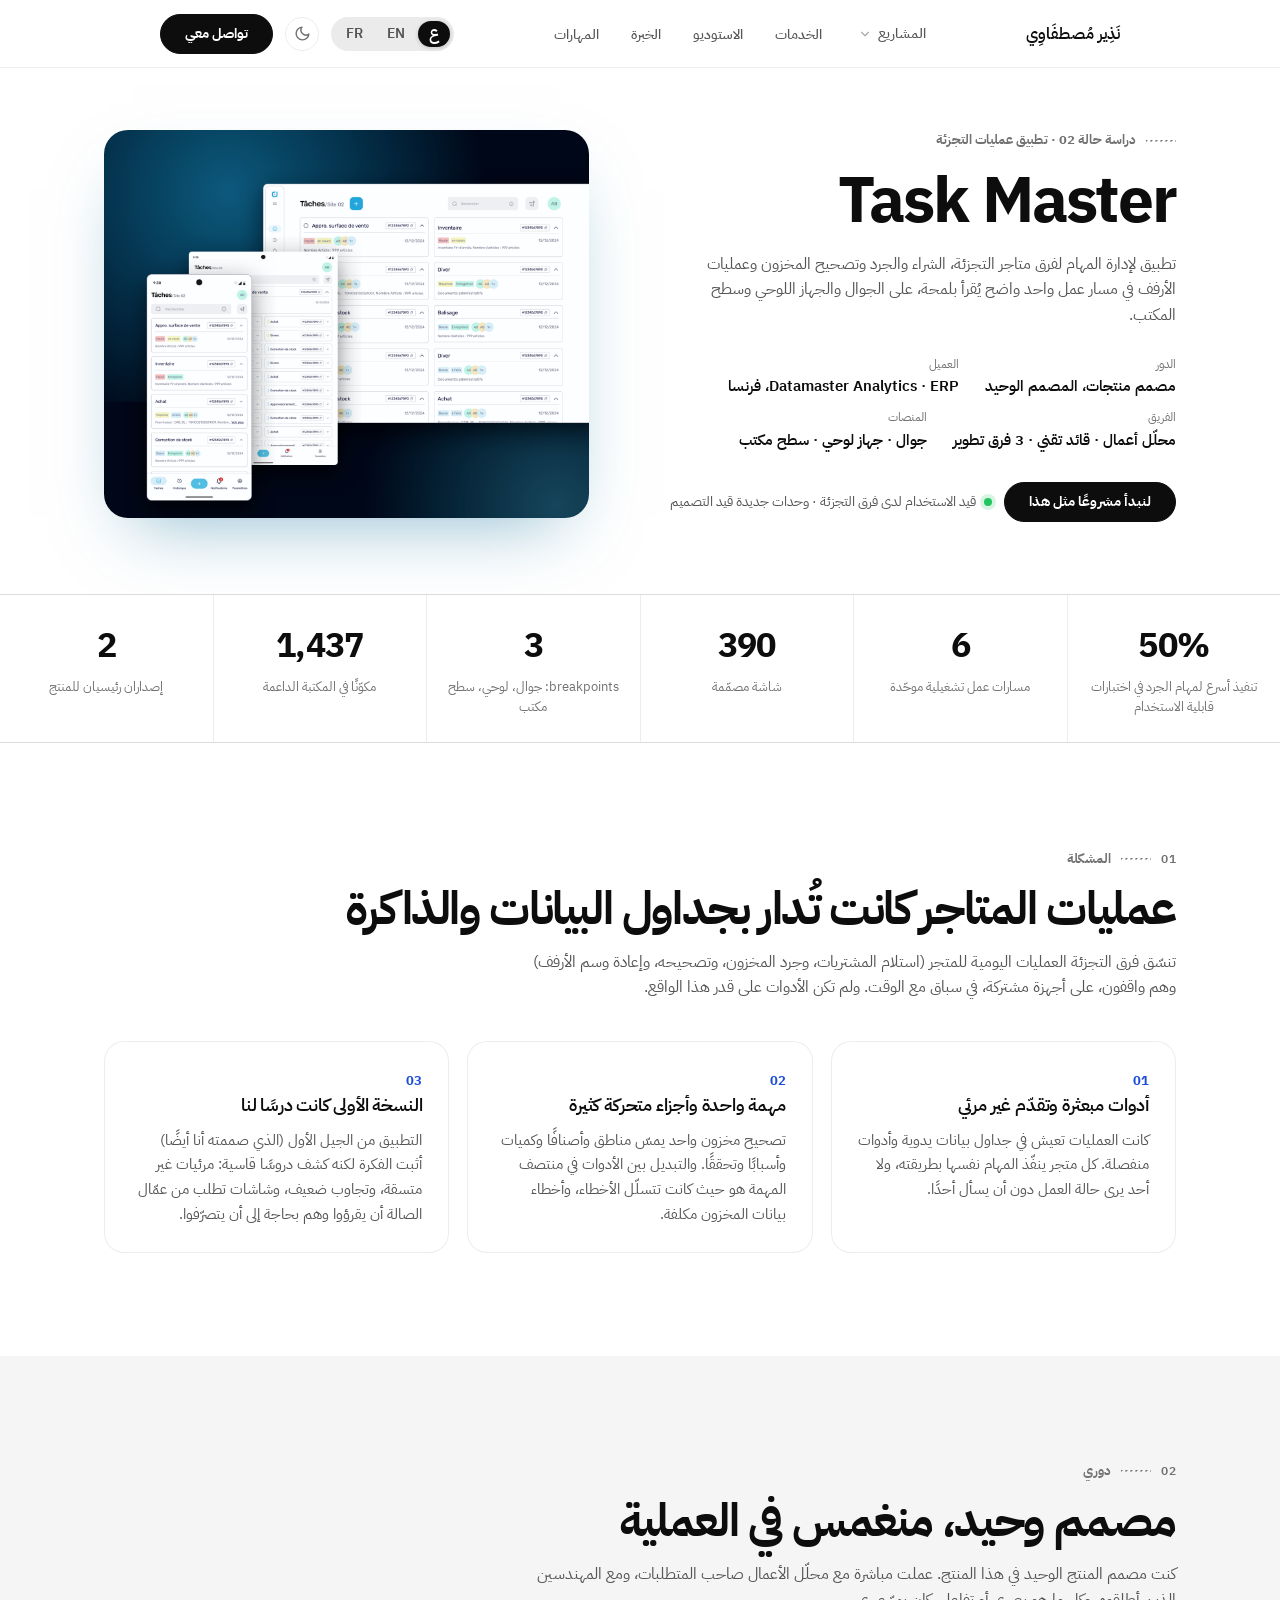
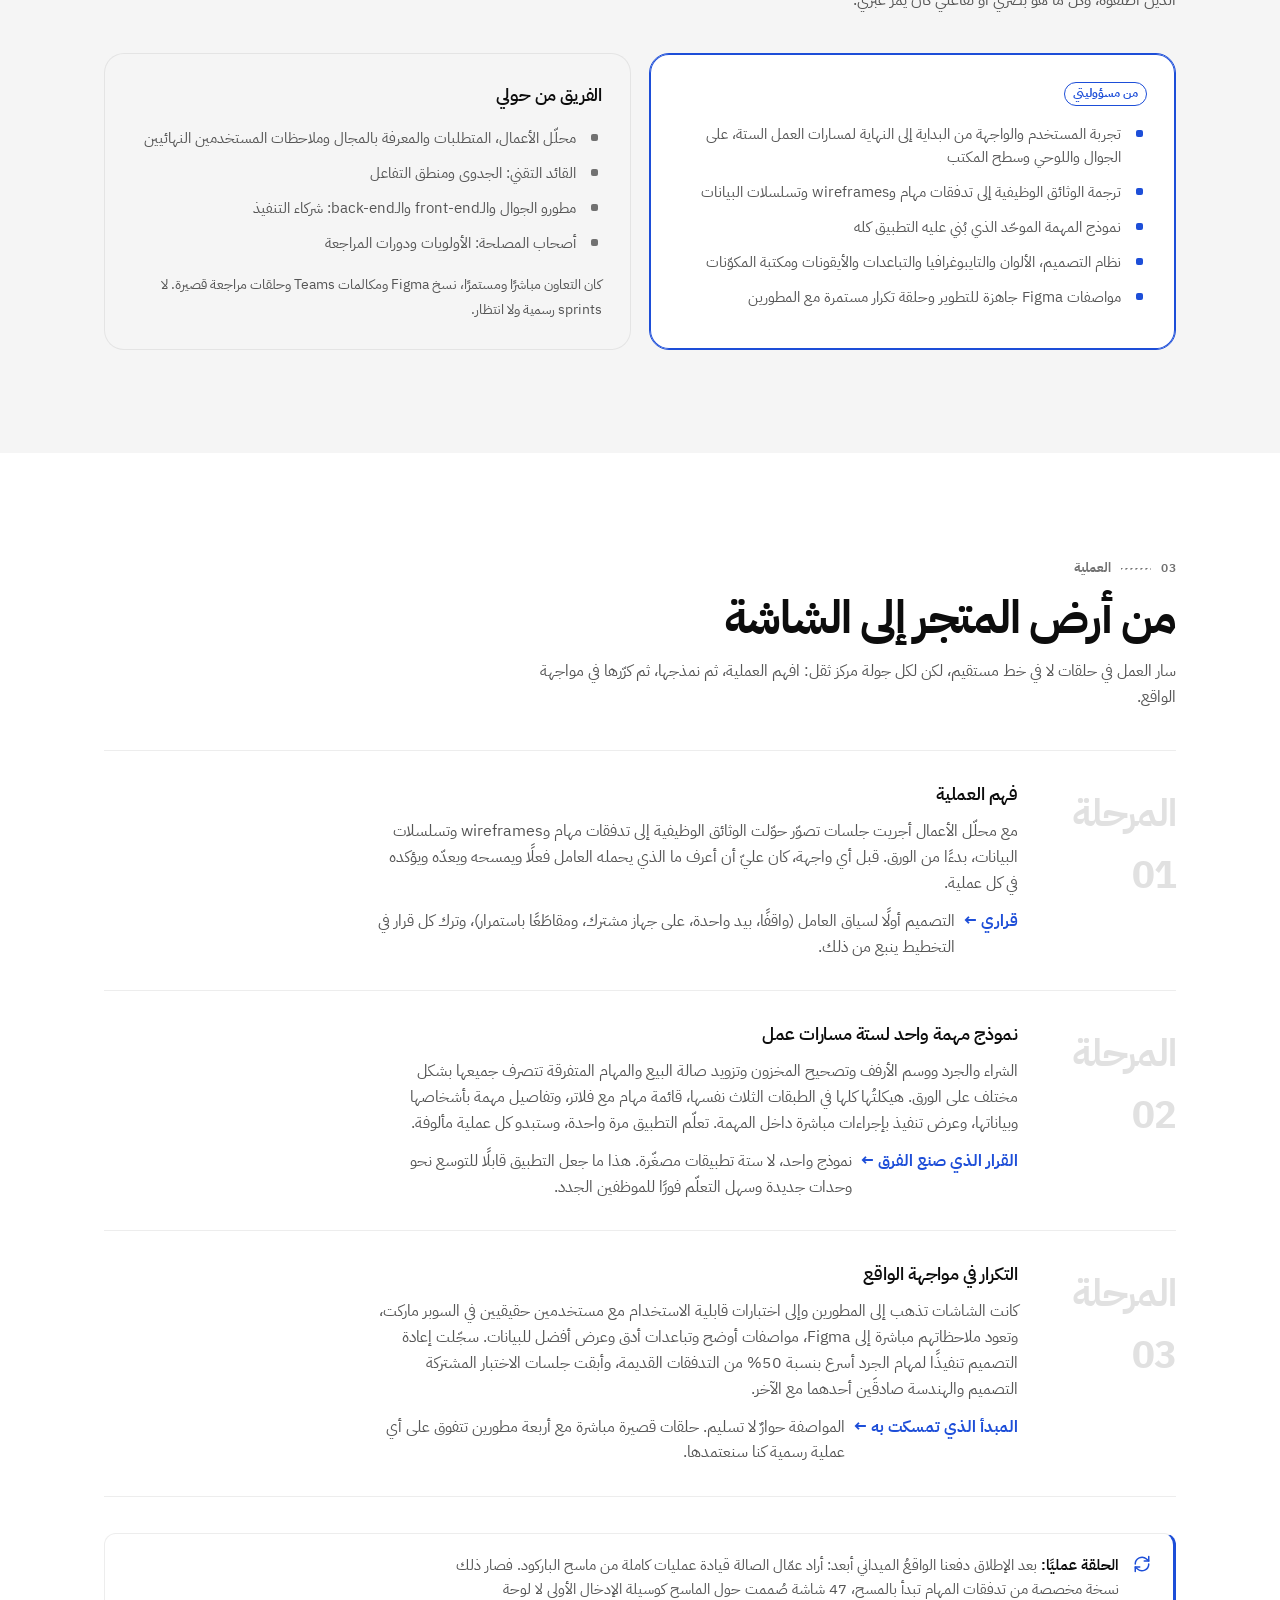
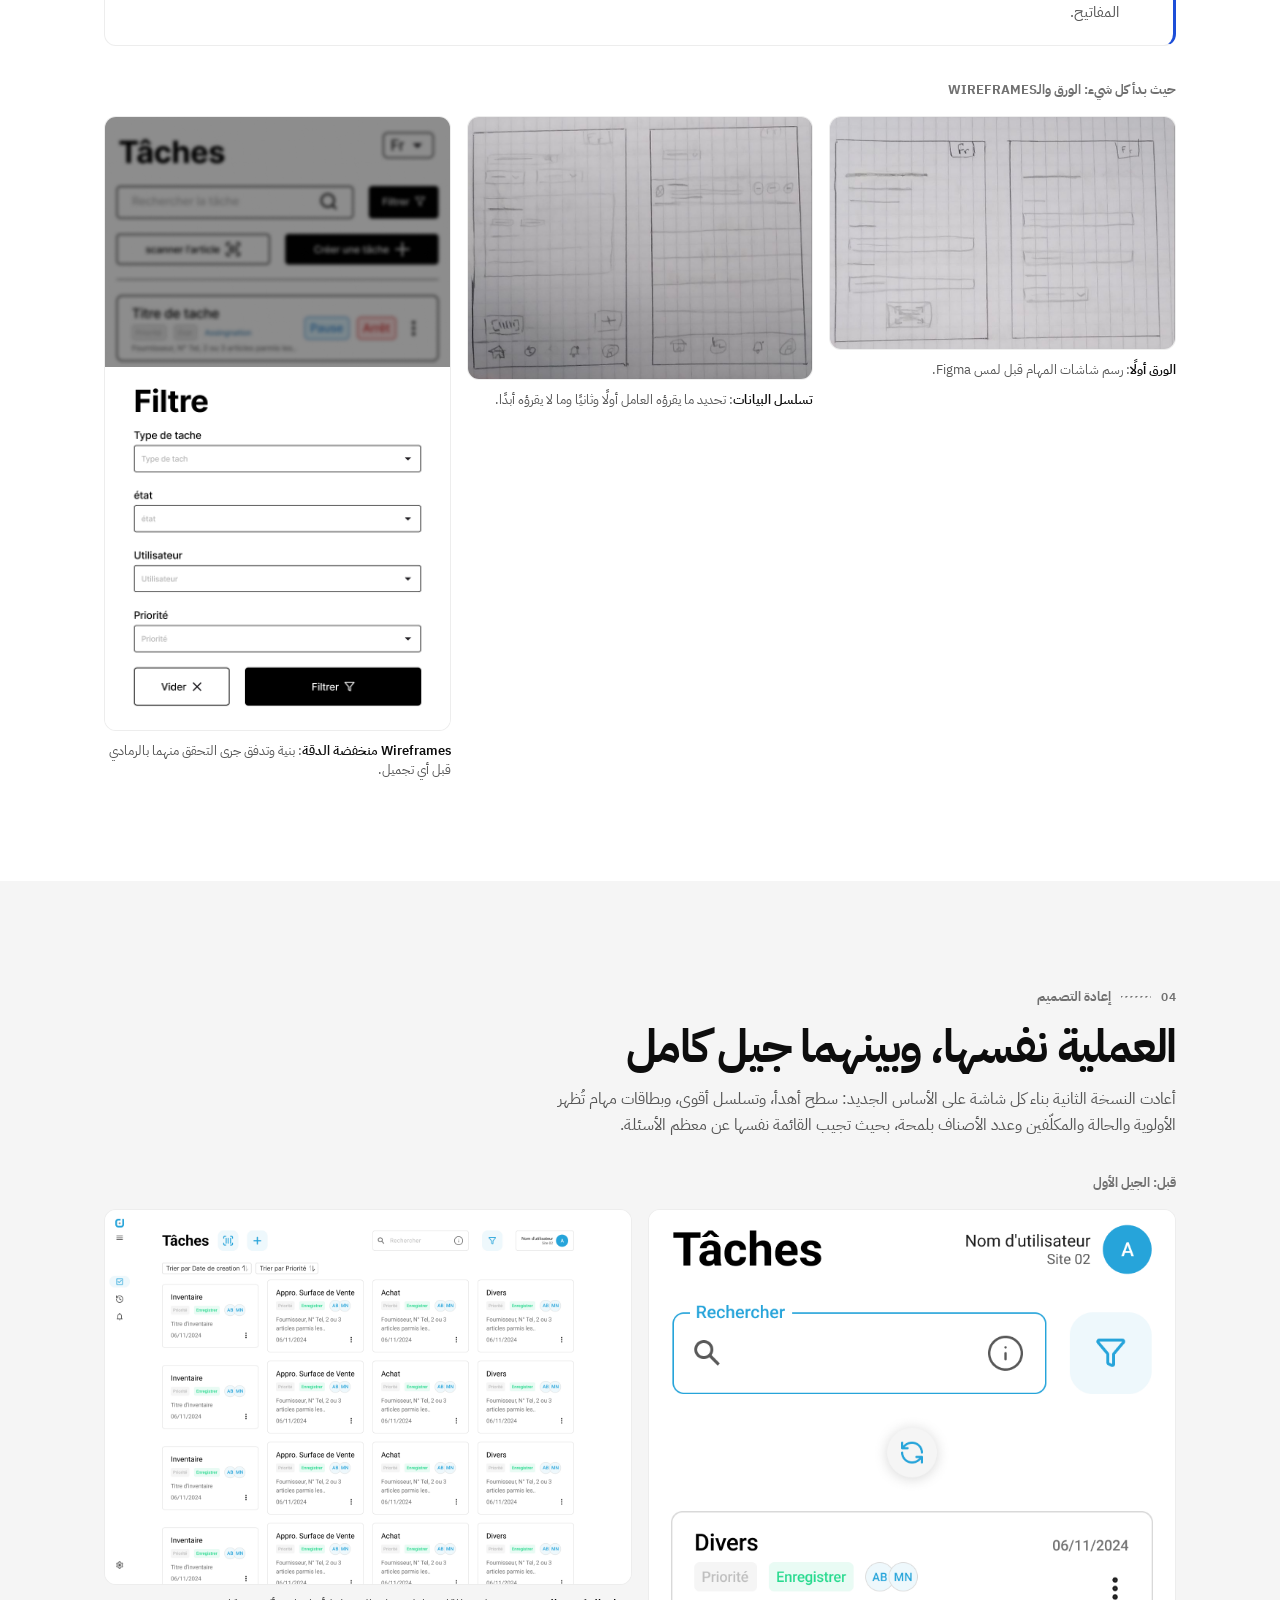
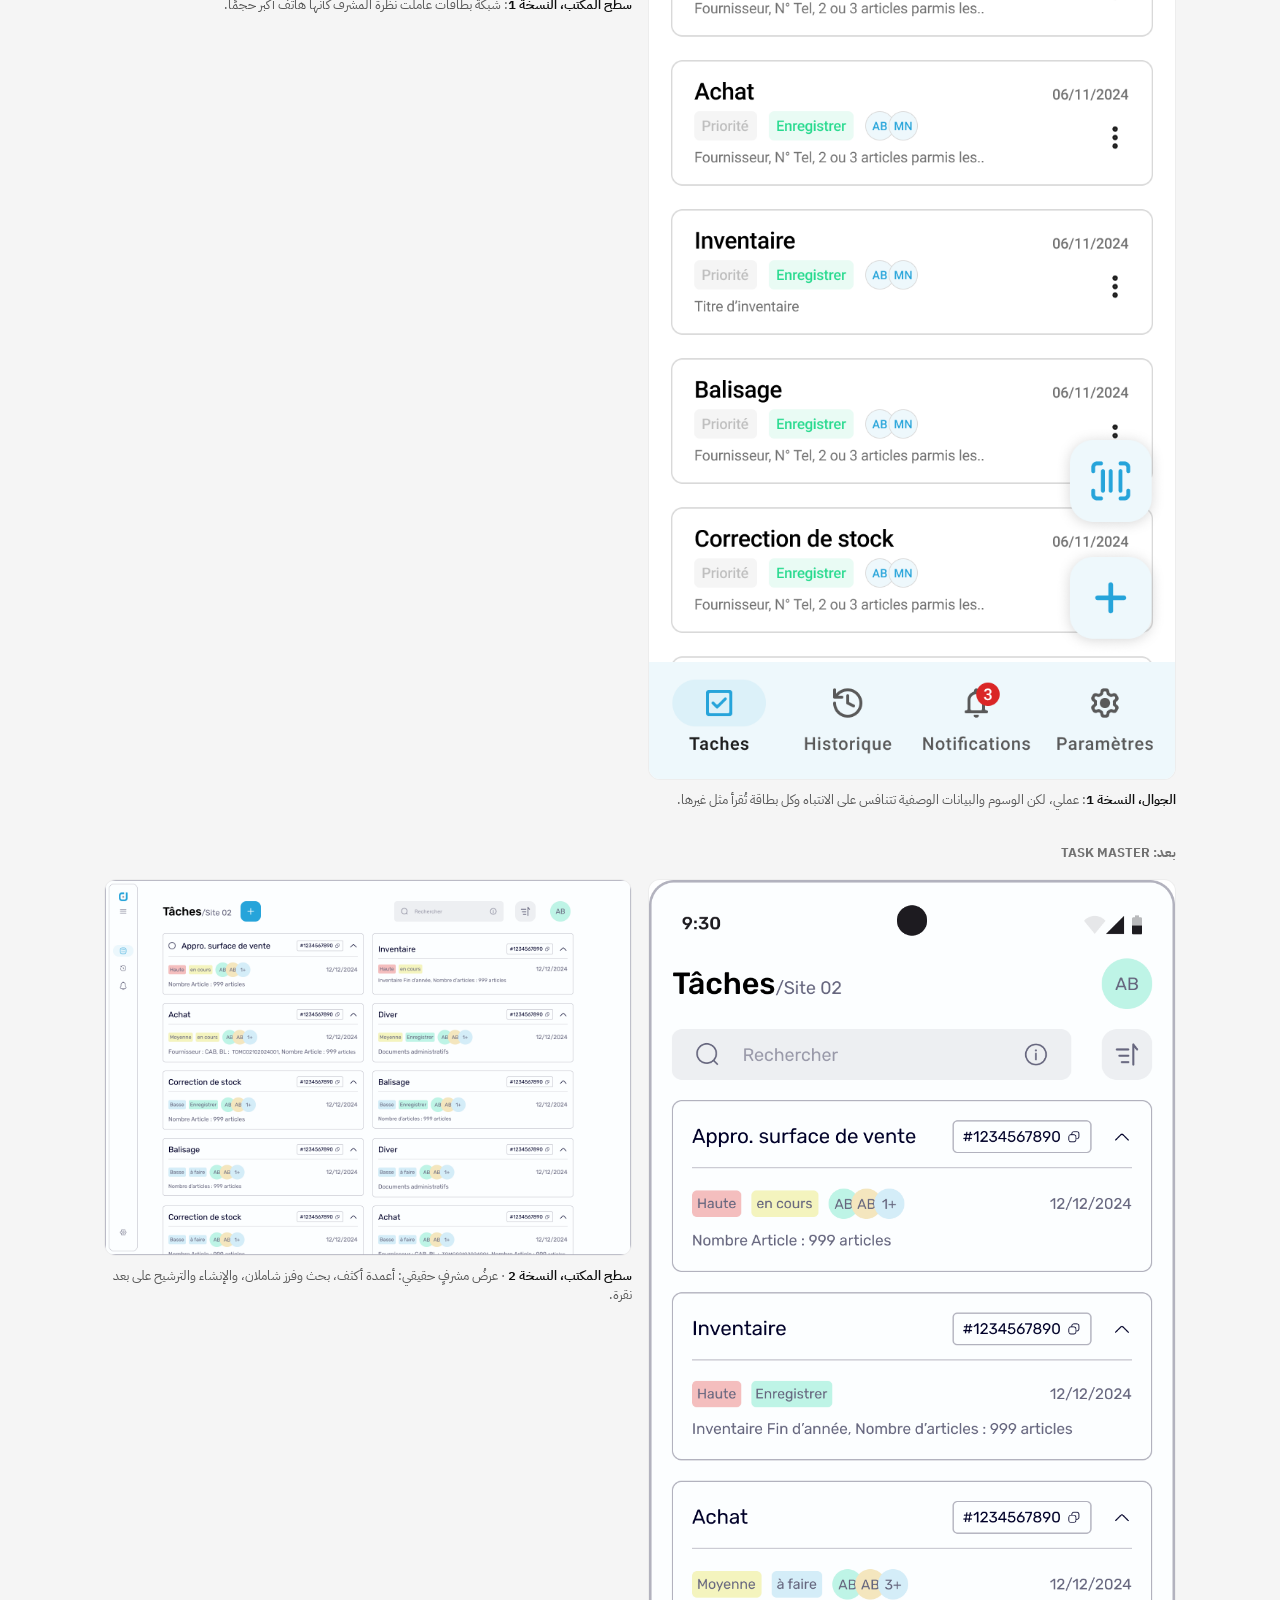
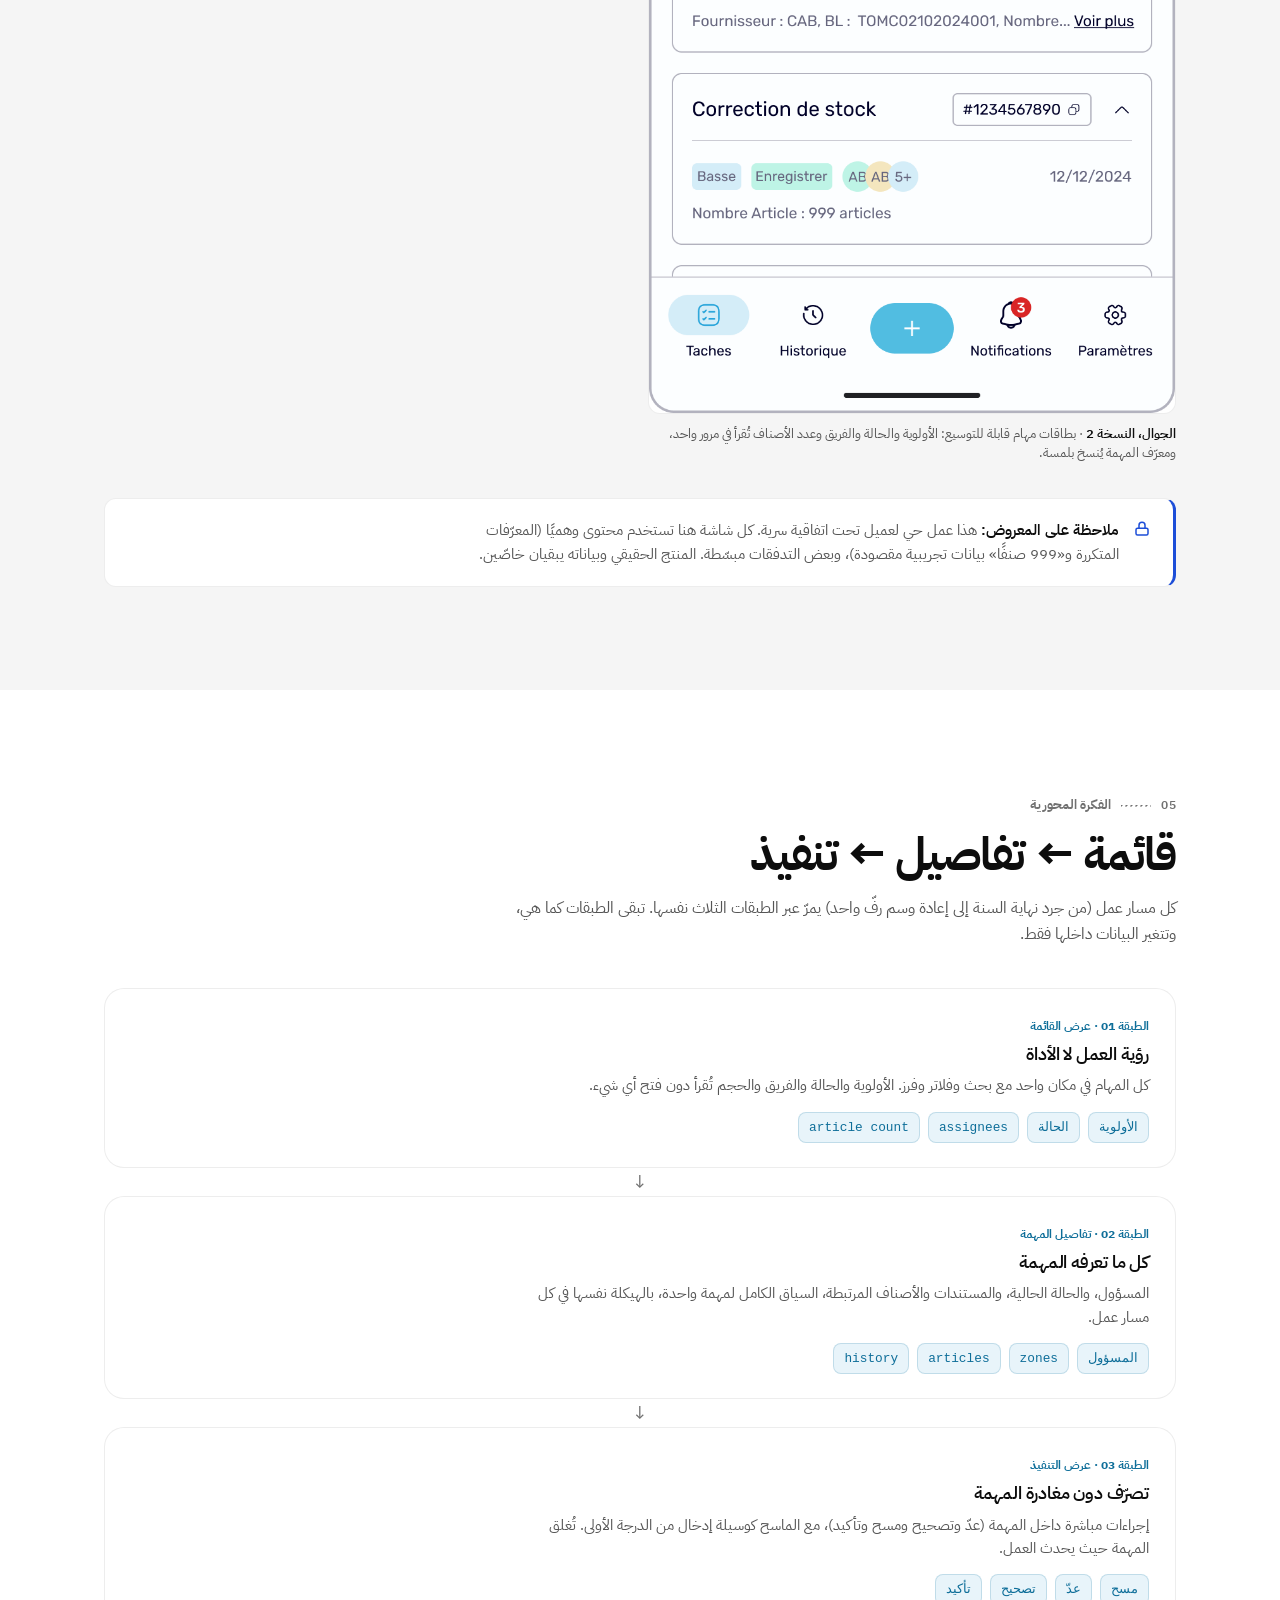
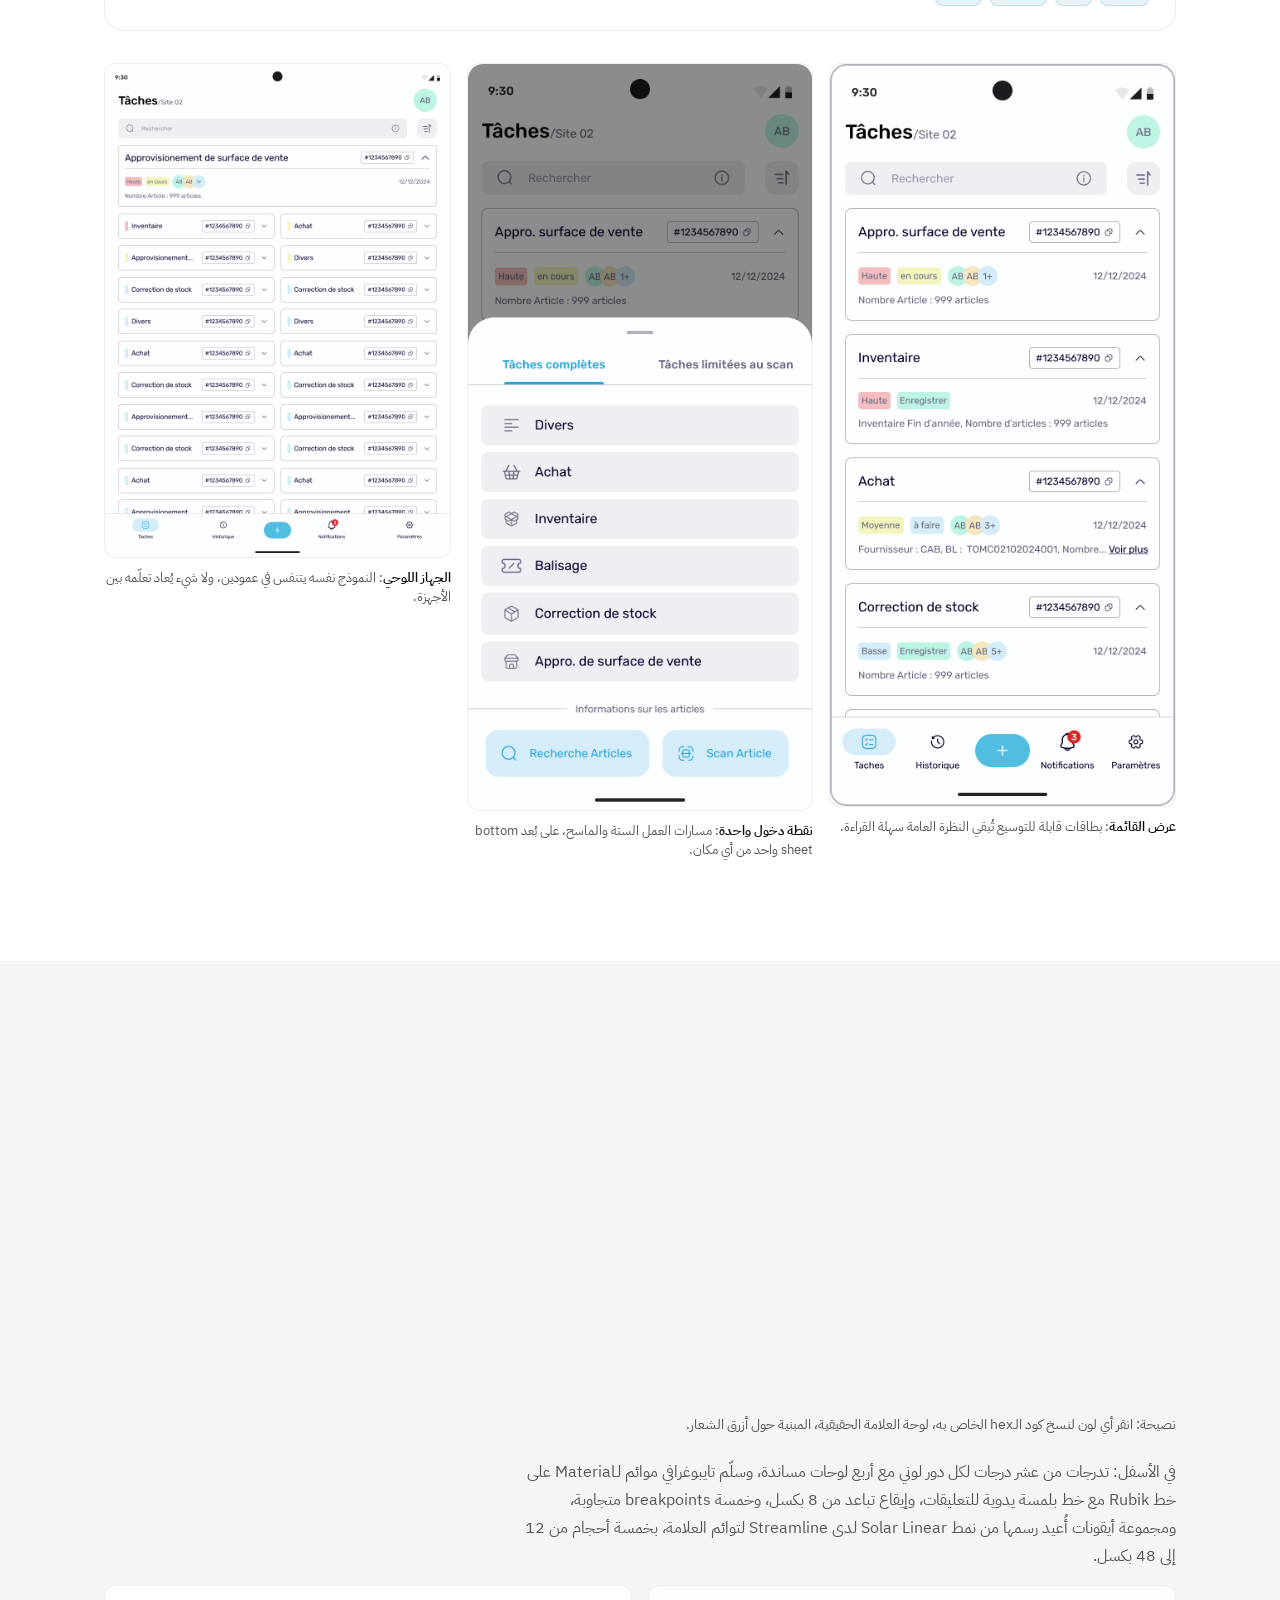
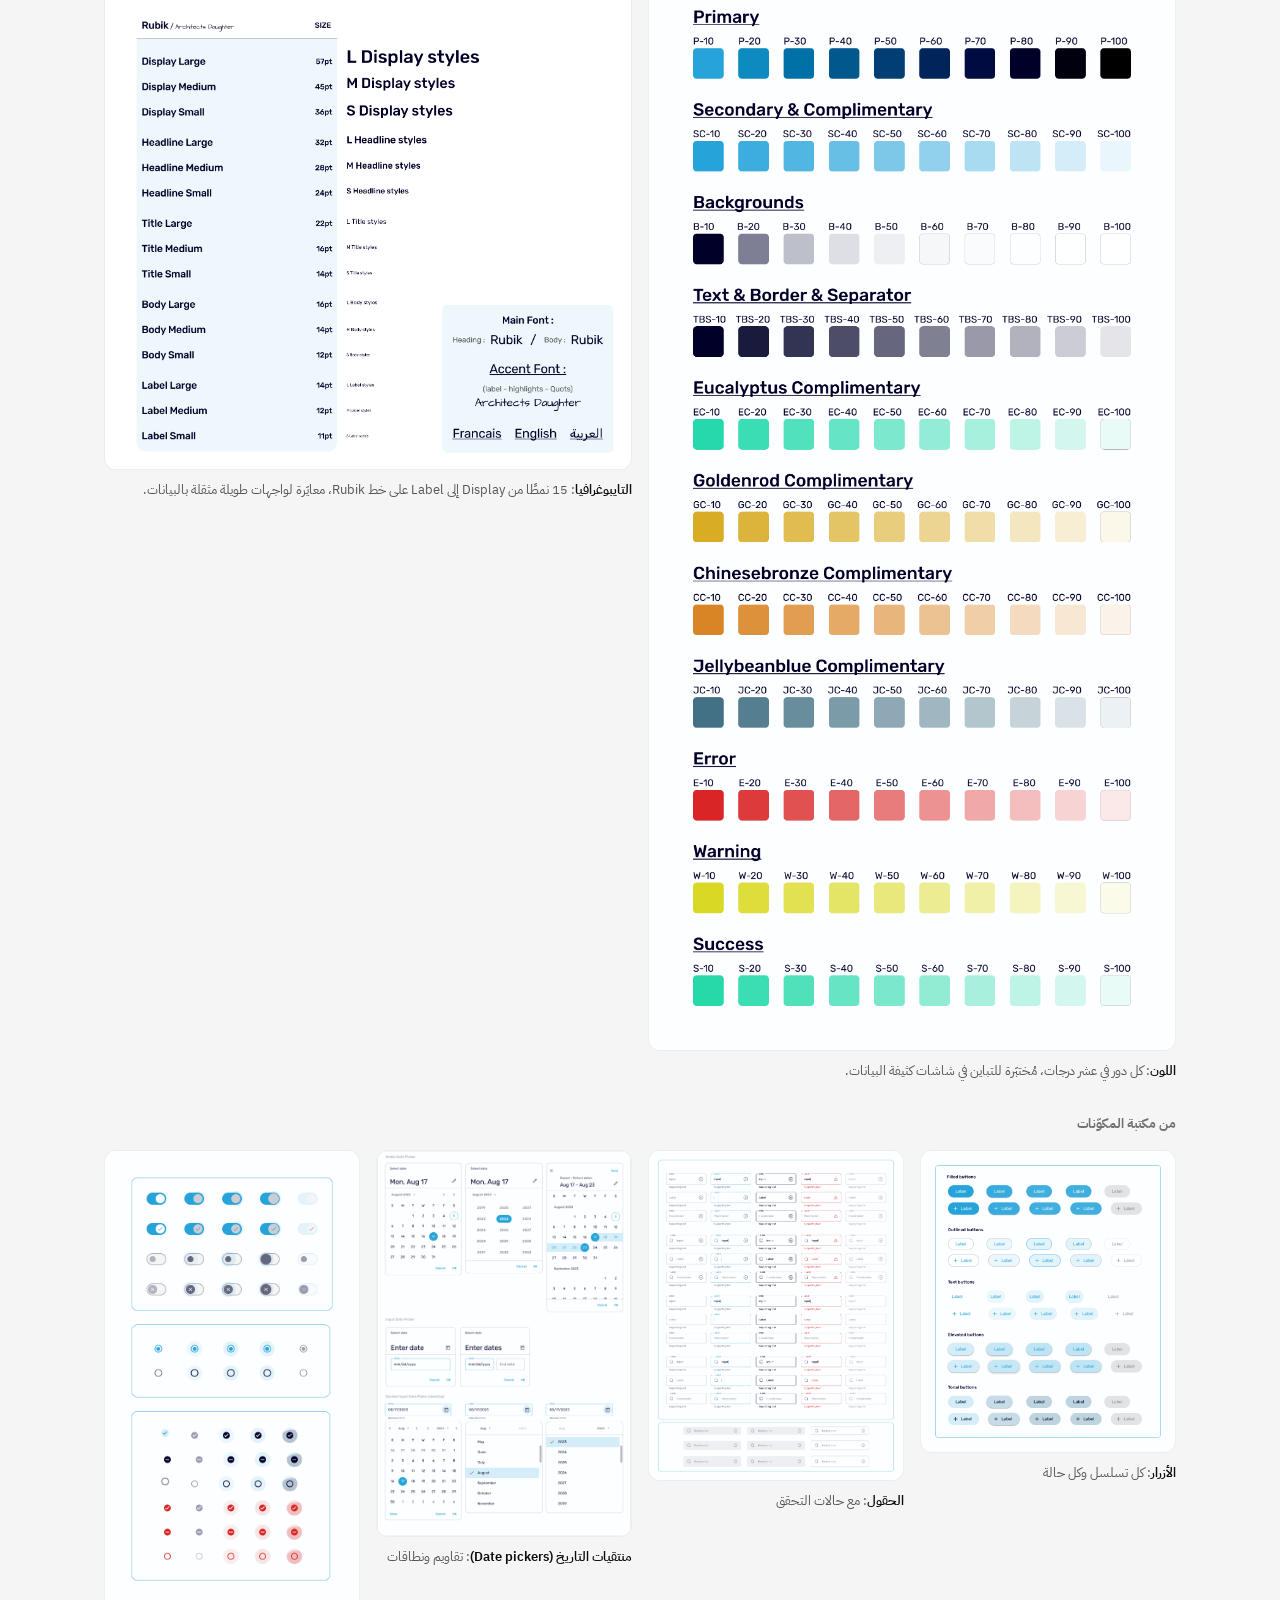
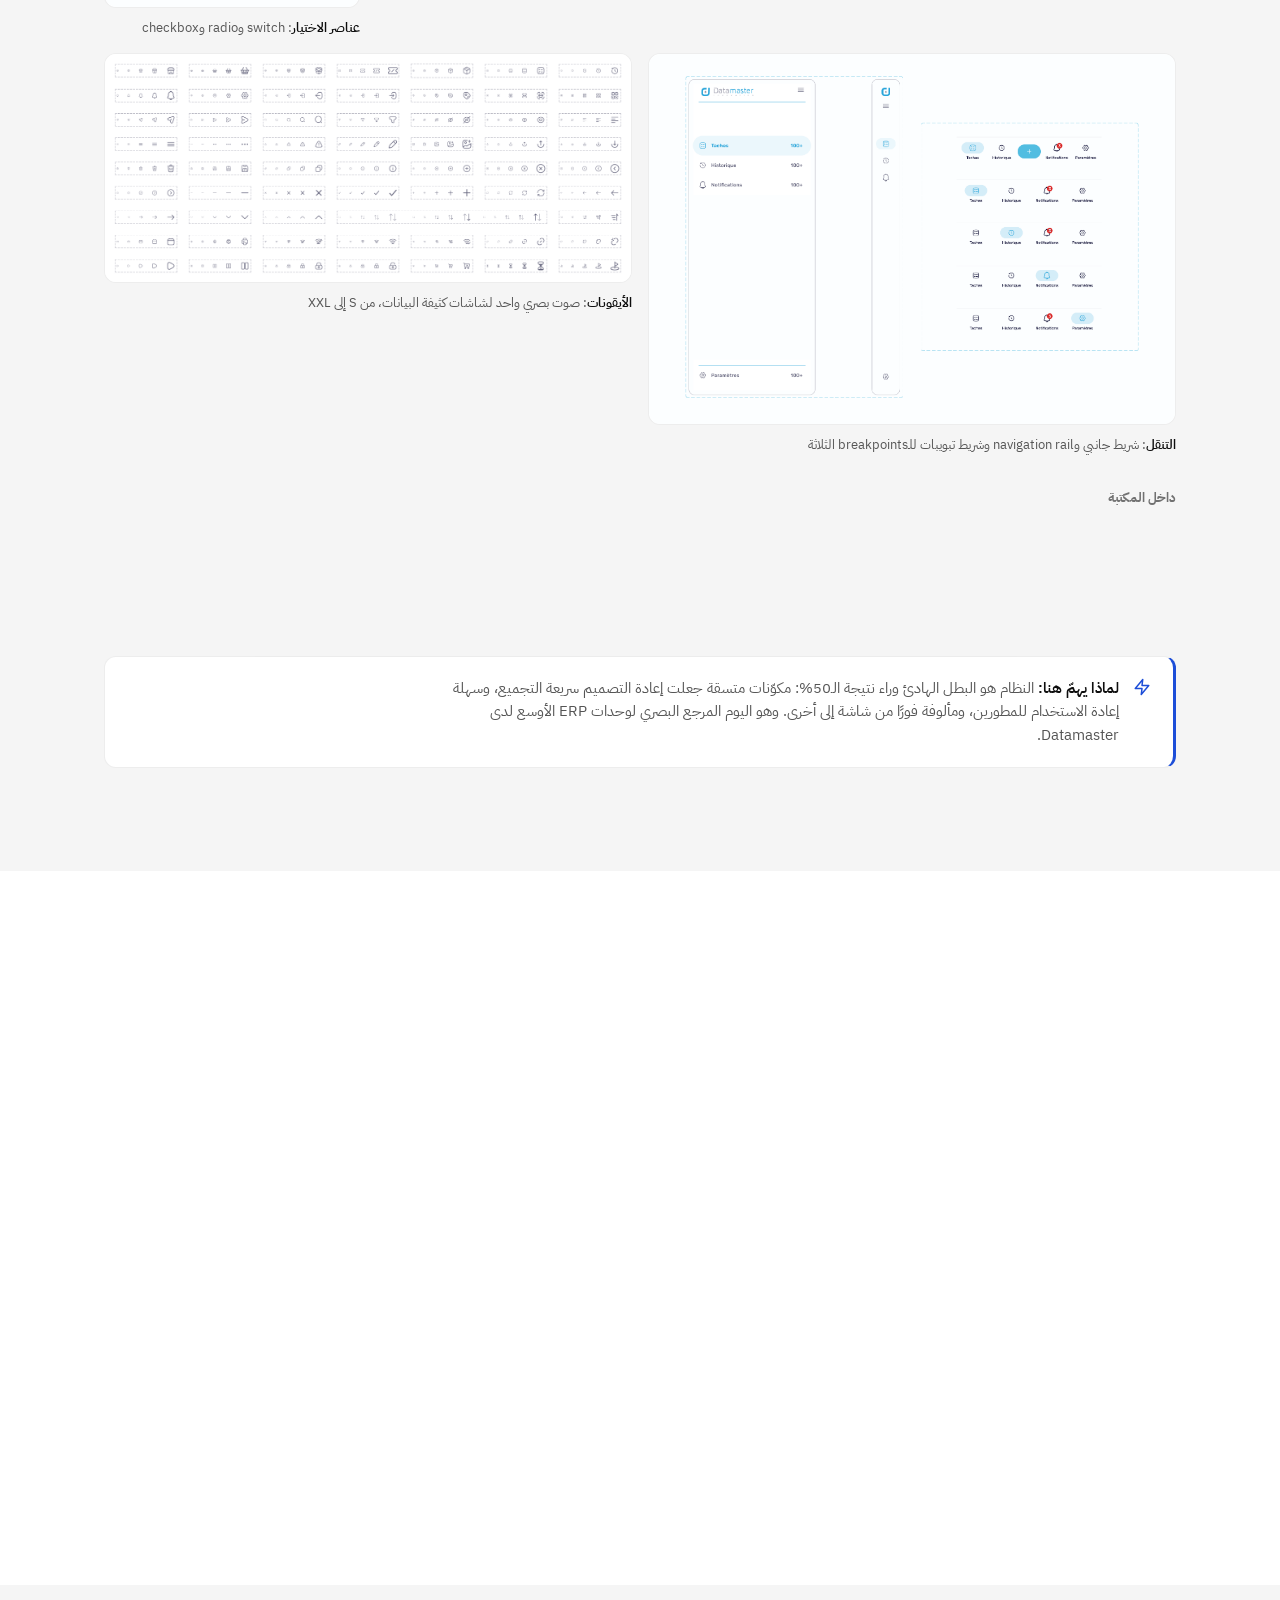
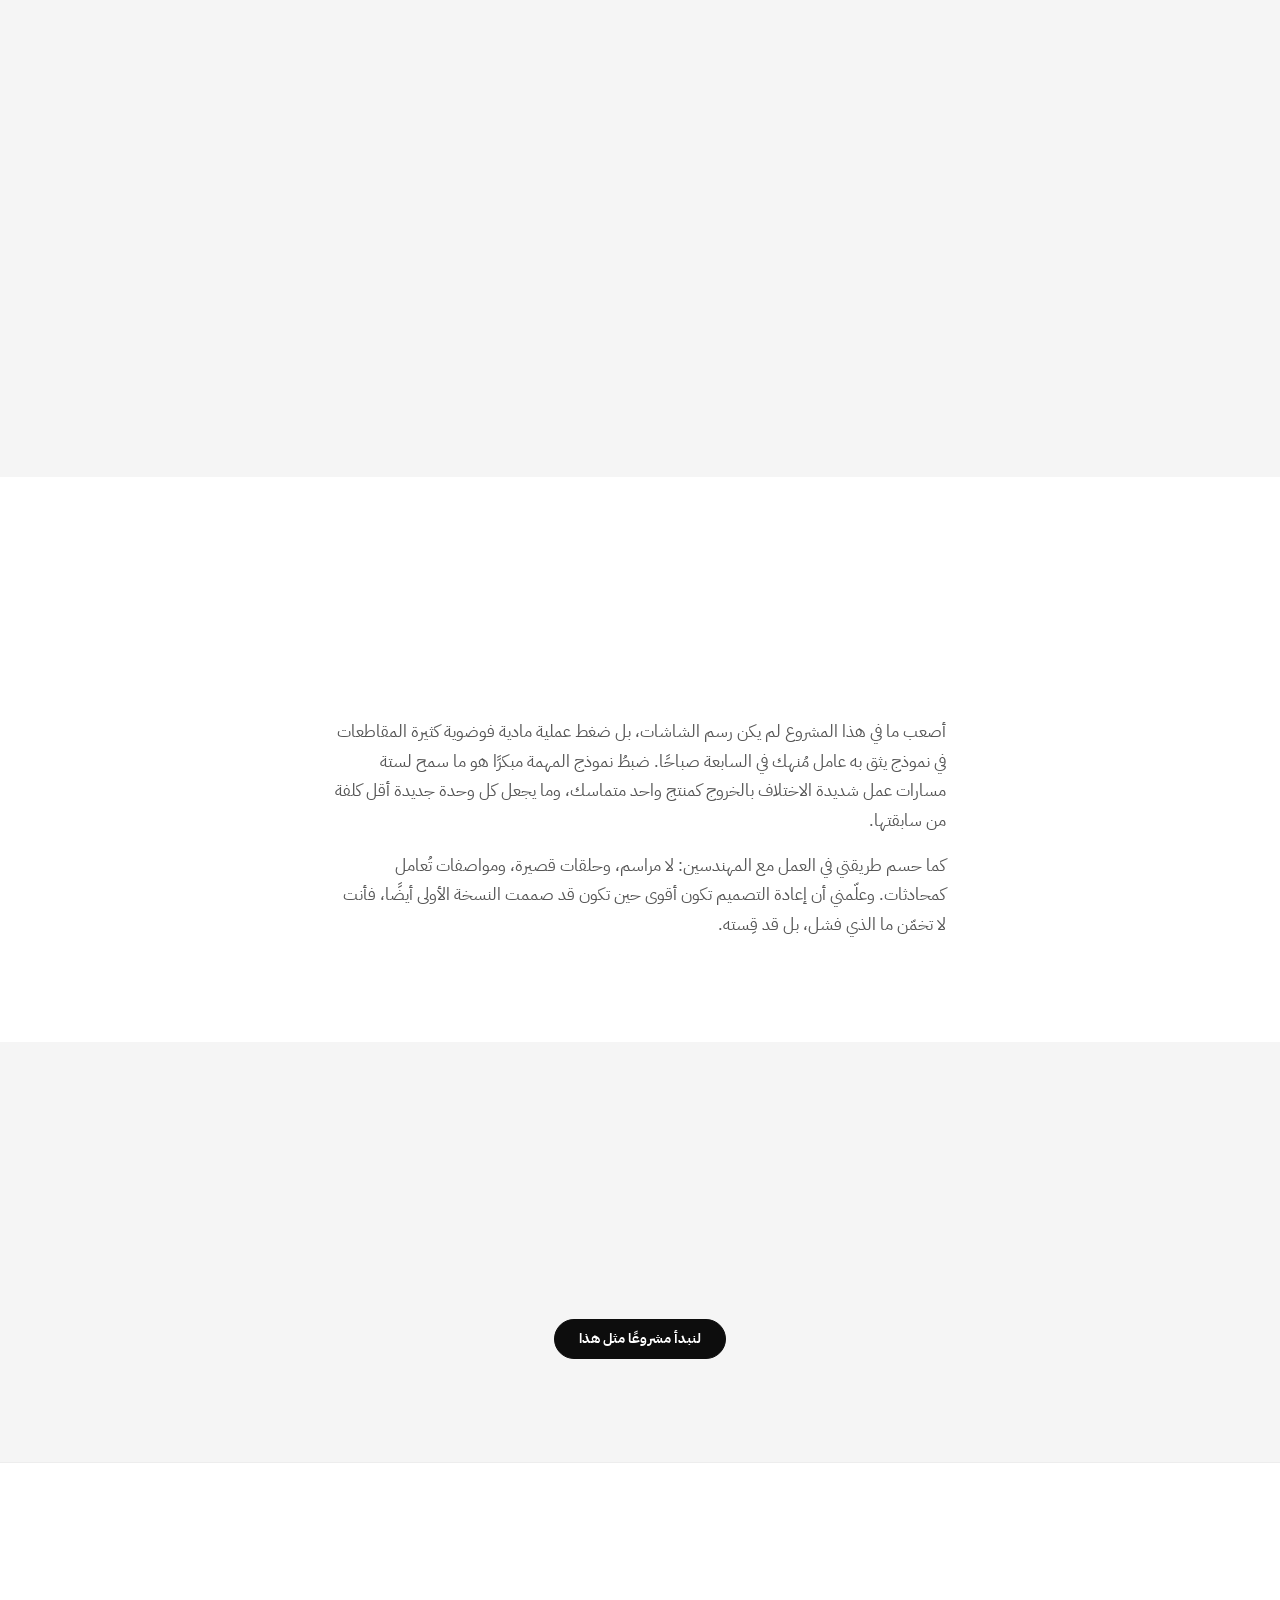
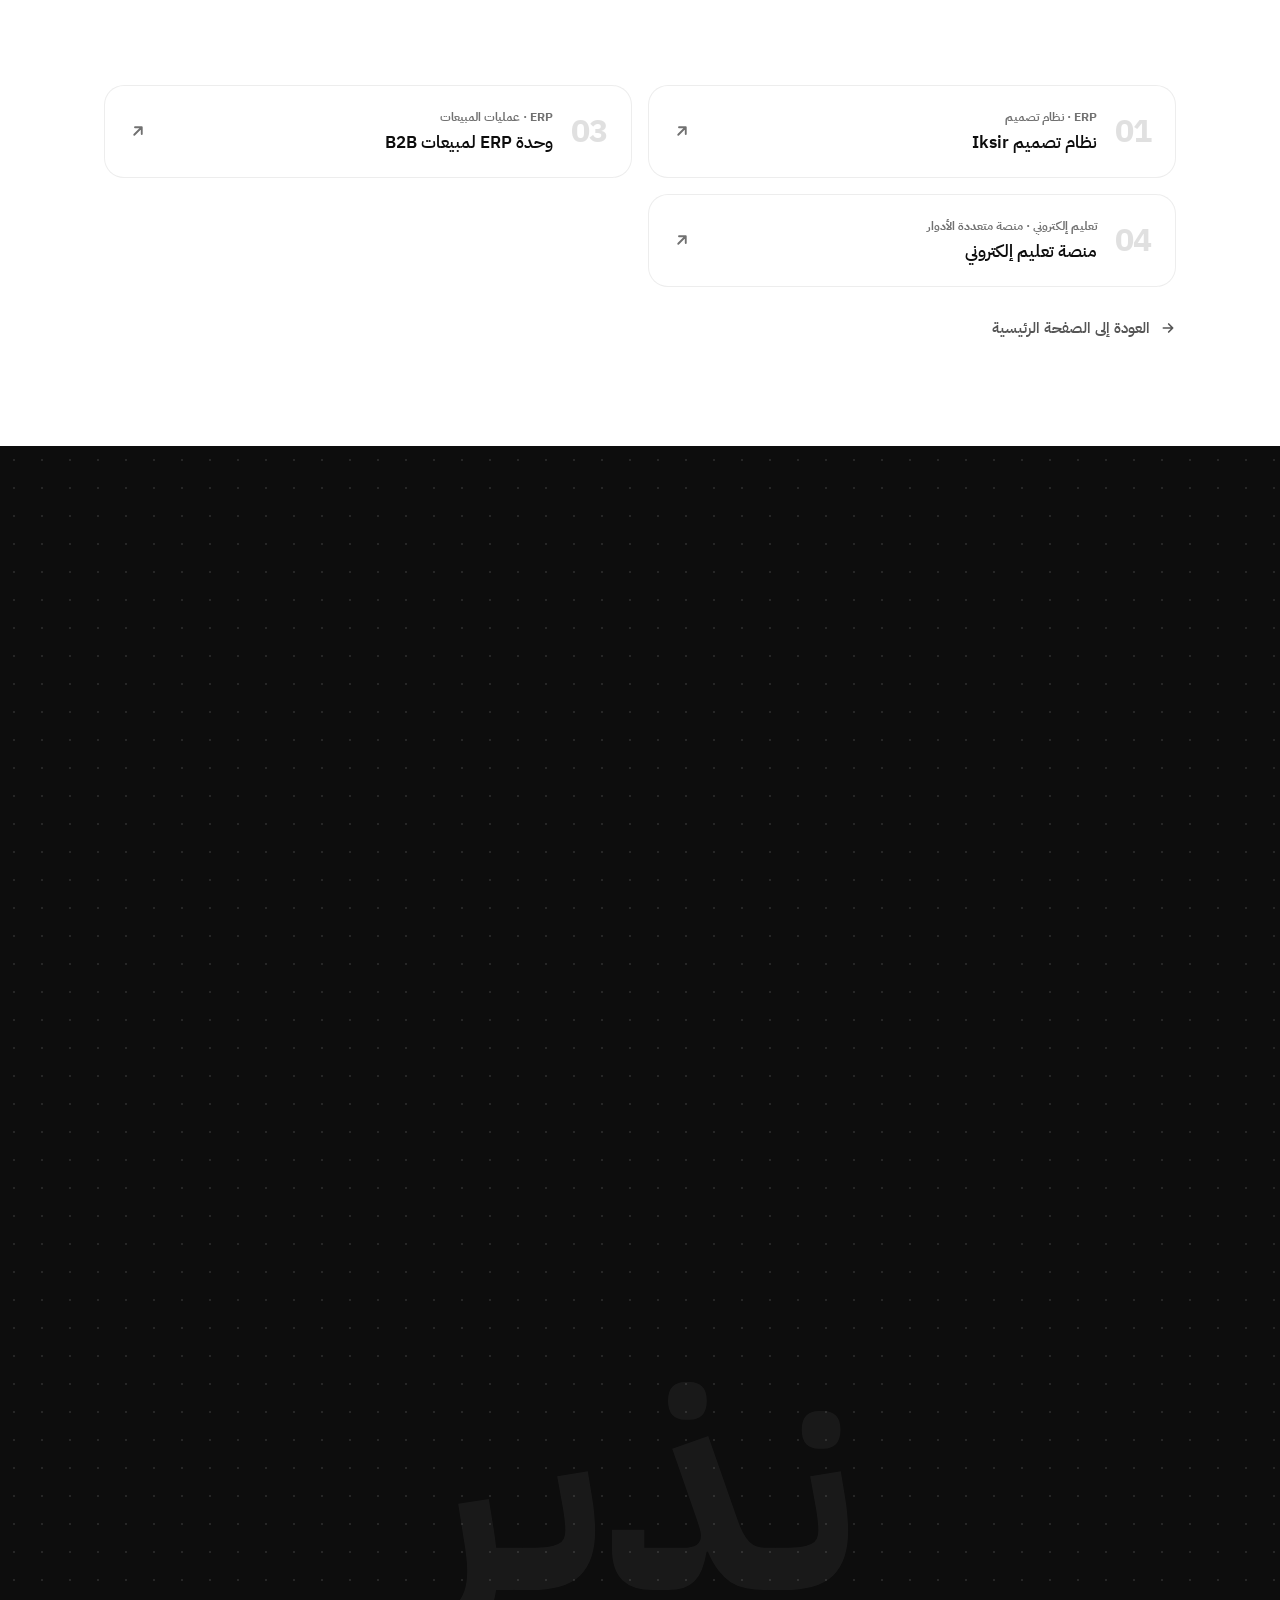
<file: case-studies/task-master.html>
<!DOCTYPE html>
<html lang="en" dir="ltr" data-theme="light">
<head>
  <meta charset="UTF-8">
  <meta name="viewport" content="width=device-width, initial-scale=1.0">
  <meta name="i18n-page" content="cs2">
  <meta name="description" content="Task Master, a retail task-management app for Datamaster. Six operational workflows, one clear task model, across mobile, tablet, and desktop. Case study by Nadir Mostefaoui, Product Designer.">
  <meta name="author" content="Nadir Mostefaoui">
  <meta property="og:title" content="Task Master, Retail Operations App (Case Study) · Nadir Mostefaoui">
  <meta property="og:description" content="How I turned spreadsheet-driven store operations into one scannable task model, and built the design system that keeps it consistent. 50% faster inventory task execution in usability tests.">
  <meta property="og:type" content="article">
  <!-- Social preview. og:image is a real 1200x630 render of the hero, not a
       logo card, so a shared link shows the actual page. It is deliberately
       ONE image for all three languages: crawlers read this static head
       before js/i18n.js runs, so a per-language swap would never be seen.
       The URL must stay absolute — relative og:image paths are ignored. -->
  <meta property="og:url" content="https://nadirdesign.com/case-studies/task-master.html">
  <meta property="og:image" content="https://nadirdesign.com/assets/images/og-cover.jpg">
  <meta property="og:image:width" content="1200">
  <meta property="og:image:height" content="630">
  <meta property="og:image:alt" content="Nadir Mostefaoui between the same title in two scripts: Product Designer in Latin and مُصَمِّم مُنتَجَات in Arabic">
  <meta name="twitter:card" content="summary_large_image">
  <meta name="twitter:image" content="https://nadirdesign.com/assets/images/og-cover.jpg">
  <title>Task Master, Retail Operations App (Case Study) · Nadir Mostefaoui</title>

  <link rel="icon" type="image/svg+xml" href="../assets/icons/favicon.svg" id="favicon-link">

  <link rel="preconnect" href="https://fonts.googleapis.com">
  <link rel="preconnect" href="https://fonts.gstatic.com" crossorigin>
  <link rel="stylesheet" href="https://fonts.googleapis.com/css2?family=IBM+Plex+Sans:ital,wght@0,300;0,400;0,500;0,600;0,700;1,400&family=IBM+Plex+Sans+Arabic:wght@300;400;500;600;700&display=swap">

  <link rel="stylesheet" href="../css/reset.css">
  <link rel="stylesheet" href="../css/tokens.css">
  <link rel="stylesheet" href="../css/style.css">
  <link rel="stylesheet" href="../css/case-study.css">

  <!-- Page accent: Datamaster blue instead of Iksir purple -->
  <style>
    .cs--tm {
      --iksir-purple:      #0E6E99;
      --iksir-purple-lite: #51BDE1;
      --iksir-purple-deep: #04101E;
      --iksir-surface:     #E8F4FA;
    }
    [data-theme="dark"] .cs--tm { --iksir-surface: #0D2230; }
    .cs--tm .cs-hero-visual { box-shadow: 0 30px 70px -30px rgba(14, 110, 153, .5); }
    .cs--tm .cs-live-hint { box-shadow: 0 10px 24px -8px rgba(14, 110, 153, .6); }
  </style>

  <!-- Theme before paint -->
  <script>
    (function(){
      const t = localStorage.getItem('nadir-theme');
      document.documentElement.setAttribute('data-theme', t || 'light');
    })();
  </script>
  <!-- Language/direction before paint -->
  <script>
    (function(){
      const lang  = localStorage.getItem('nadir-lang') || 'ar';
      const isRTL = lang === 'ar';
      document.documentElement.setAttribute('lang', lang);
      document.documentElement.setAttribute('dir', isRTL ? 'rtl' : 'ltr');
      const favicon = document.getElementById('favicon-link');
      if (favicon && isRTL) favicon.href = '../assets/icons/favicon-ar.svg';
    })();
  </script>
  <!-- Marks that JS is available, so the scroll-reveal initial-hidden state
       only applies when case-study.js can actually reveal it. -->
  <script>document.documentElement.classList.add('cs-js');</script>
</head>
<body>

  <!-- Custom cursor (desktop only) -->
  <div id="cursor-dot"  aria-hidden="true"></div>
  <div id="cursor-ring" aria-hidden="true"></div>

  <!-- ══════════════════════ NAVBAR ══════════════════════ -->
  <header>
    <nav class="navbar" id="navbar" aria-label="Main navigation">
      <div class="nav-inner">
        <!-- Identity. Replaces the signature logo (removed 2026-08-05).
             Deliberately just the name in the site's own typeface, with no
             mark of any kind — nothing here is an image, so it needs no
             light/dark asset swap and no per-language file: `nav.name`
             carries the script. -->
        <a href="../index.html" class="nav-identity" id="nav-logo" aria-label="Nadir Mostefaoui: Home">
          <!-- Two spans, not one JS-swapped string: js/i18n.js writes each
               [data-i18n] node independently, so a single node can only ever
               hold one key. CSS picks which is visible per breakpoint. -->
          <span class="nav-identity-name nav-identity-name--full" data-i18n="nav.name">Nadir Mostefaoui</span>
          <span class="nav-identity-name nav-identity-name--short" data-i18n="nav.name_short">Nadir</span>
        </a>

        <ul class="nav-links" id="nav-links" role="list">
          <li class="nav-item has-dropdown">
            <div class="nav-item-row">
              <a href="../index.html#work" class="nav-link" data-i18n="nav.projects">Projects</a>
              <button type="button" class="nav-dropdown-toggle" aria-expanded="false" aria-controls="nav-dropdown-work"
                      aria-label="Show projects menu" data-i18n-aria-label="nav.dropdown_aria">
                <svg class="chevron" width="14" height="14" viewBox="0 0 24 24" fill="none"
                     stroke="currentColor" stroke-width="2" stroke-linecap="round" stroke-linejoin="round" aria-hidden="true">
                  <polyline points="6 9 12 15 18 9"/>
                </svg>
              </button>
            </div>
            <div class="nav-dropdown" id="nav-dropdown-work">
              <div class="nav-dropdown-inner">
                <ul class="nav-dropdown-list" role="list">
                  <li><a href="iksir-design-system.html" data-i18n="work.cs5.title">Iksir Design System</a></li>
                  <li><a href="task-master.html" data-i18n="work.cs2.title">Task Master · Retail Ops App</a></li>
                  <li><a href="b2b-sales-erp.html" data-i18n="work.cs3.title">B2B Sales ERP Module</a></li>
                  <li><a href="https://nadirdesign.notion.site/eLearning-Platform-Teacher-Side-2789267c734580818447e1667e1b8630?source=copy_link" target="_blank" rel="noopener noreferrer" data-i18n="work.cs4.title">eLearning Platform</a></li>
                  <li class="nav-dropdown-all"><a href="../index.html#work" data-i18n="nav.all_projects">All projects</a></li>
                </ul>
              </div>
            </div>
          </li>
          <li><a href="../index.html#services"   class="nav-link" data-i18n="nav.services">Services</a></li>
          <li><a href="../index.html#studio"      class="nav-link" data-i18n="nav.studio">Studio</a></li>
          <li><a href="../index.html#experience" class="nav-link" data-i18n="nav.experience">Experience</a></li>
          <li><a href="../index.html#skills"     class="nav-link" data-i18n="nav.skills">Skills</a></li>

          <li class="nav-mobile-status">
            <span class="nav-status-dot" aria-hidden="true"></span>
            <span data-i18n="footer.badge">Available for new projects</span>
          </li>
          <li class="nav-mobile-cta">
            <a href="#contact" class="btn btn-dark">
              <span data-i18n="nav.contact">Contact Me</span>
              <svg class="btn-arrow" width="14" height="14" viewBox="0 0 24 24" fill="none" stroke="currentColor" stroke-width="2.5" stroke-linecap="round" stroke-linejoin="round" aria-hidden="true"><path d="M5 12h14M13 6l6 6-6 6"/></svg>
            </a>
          </li>
          <li class="nav-mobile-controls">
            <div class="lang-switcher" role="group" aria-label="Select language">
              <button class="lang-btn active" data-lang-btn="ar" aria-label="Arabic"  aria-pressed="true">ع</button>
              <button class="lang-btn" data-lang-btn="en" aria-label="English" aria-pressed="false">EN</button>
              <button class="lang-btn" data-lang-btn="fr" aria-label="Français" aria-pressed="false">FR</button>
            </div>
            <button class="theme-toggle" data-theme-toggle aria-label="Switch theme" aria-pressed="false">
              <svg class="icon-moon" viewBox="0 0 24 24" fill="none" stroke="currentColor" stroke-width="2" stroke-linecap="round" stroke-linejoin="round" aria-hidden="true"><path d="M21 12.79A9 9 0 1 1 11.21 3 7 7 0 0 0 21 12.79z"/></svg>
              <svg class="icon-sun" viewBox="0 0 24 24" fill="none" stroke="currentColor" stroke-width="2" stroke-linecap="round" stroke-linejoin="round" aria-hidden="true"><circle cx="12" cy="12" r="5"/><line x1="12" y1="1" x2="12" y2="3"/><line x1="12" y1="21" x2="12" y2="23"/><line x1="4.22" y1="4.22" x2="5.64" y2="5.64"/><line x1="18.36" y1="18.36" x2="19.78" y2="19.78"/><line x1="1" y1="12" x2="3" y2="12"/><line x1="21" y1="12" x2="23" y2="12"/><line x1="4.22" y1="19.78" x2="5.64" y2="18.36"/><line x1="18.36" y1="5.64" x2="19.78" y2="4.22"/></svg>
            </button>
          </li>
        </ul>

        <div class="nav-end">
          <div class="lang-switcher" role="group" aria-label="Select language">
            <button class="lang-btn active" data-lang-btn="ar" aria-label="Arabic"  aria-pressed="true">ع</button>
            <button class="lang-btn" data-lang-btn="en" aria-label="English" aria-pressed="false">EN</button>
            <button class="lang-btn" data-lang-btn="fr" aria-label="Français" aria-pressed="false">FR</button>
          </div>
          <button class="theme-toggle" data-theme-toggle aria-label="Switch to dark mode" aria-pressed="false">
            <svg class="icon-moon" viewBox="0 0 24 24" fill="none" stroke="currentColor" stroke-width="2" stroke-linecap="round" stroke-linejoin="round" aria-hidden="true"><path d="M21 12.79A9 9 0 1 1 11.21 3 7 7 0 0 0 21 12.79z"/></svg>
            <svg class="icon-sun" viewBox="0 0 24 24" fill="none" stroke="currentColor" stroke-width="2" stroke-linecap="round" stroke-linejoin="round" aria-hidden="true"><circle cx="12" cy="12" r="5"/><line x1="12" y1="1" x2="12" y2="3"/><line x1="12" y1="21" x2="12" y2="23"/><line x1="4.22" y1="4.22" x2="5.64" y2="5.64"/><line x1="18.36" y1="18.36" x2="19.78" y2="19.78"/><line x1="1" y1="12" x2="3" y2="12"/><line x1="21" y1="12" x2="23" y2="12"/><line x1="4.22" y1="19.78" x2="5.64" y2="18.36"/><line x1="18.36" y1="5.64" x2="19.78" y2="4.22"/></svg>
          </button>
          <a href="#contact" class="btn btn-dark">
            <span data-i18n="nav.contact">Contact Me</span>
            <svg class="btn-arrow" width="14" height="14" viewBox="0 0 24 24" fill="none" stroke="currentColor" stroke-width="2.5" stroke-linecap="round" stroke-linejoin="round" aria-hidden="true"><path d="M5 12h14M13 6l6 6-6 6"/></svg>
          </a>
        </div>

        <button class="nav-toggle" id="nav-toggle" aria-label="Open menu" aria-expanded="false" aria-controls="nav-links">
          <span></span><span></span><span></span>
        </button>
      </div>
    </nav>
  </header>
  <div class="nav-backdrop" id="nav-backdrop" aria-hidden="true"></div>

  <main class="cs cs--tm">

    <!-- ══════════════════════ HERO ══════════════════════ -->
    <section class="cs-hero">
      <div class="cs-wrap cs-hero-grid">
        <div class="cs-hero-copy">
          <span class="cs-eyebrow" data-i18n="cs2.hero.eyebrow">Case Study 02 · Retail Operations App</span>
          <h1 class="cs-hero-title" data-i18n="cs2.hero.title">Task Master</h1>
          <p class="cs-hero-sub" data-i18n="cs2.hero.sub">A task-management app for retail store teams, purchasing, inventory, stock corrections, and shelf operations turned into one clear, scannable workflow across mobile, tablet, and desktop.</p>

          <div class="cs-hero-meta">
            <div class="cs-meta-item"><span class="cs-meta-k" data-i18n="cs2.hero.role_k">Role</span><span class="cs-meta-v" data-i18n="cs2.hero.role_v">Product Designer, sole designer</span></div>
            <div class="cs-meta-item"><span class="cs-meta-k" data-i18n="cs2.hero.client_k">Client</span><span class="cs-meta-v" data-i18n="cs2.hero.client_v">Datamaster Analytics · ERP, France</span></div>
            <div class="cs-meta-item"><span class="cs-meta-k" data-i18n="cs2.hero.team_k">Team</span><span class="cs-meta-v" data-i18n="cs2.hero.team_v">BA · tech lead · 3 dev teams</span></div>
            <div class="cs-meta-item"><span class="cs-meta-k" data-i18n="cs2.hero.platforms_k">Platforms</span><span class="cs-meta-v" data-i18n="cs2.hero.platforms_v">Mobile · Tablet · Desktop</span></div>
          </div>

          <div class="cs-hero-actions">
            <a class="btn btn-dark" href="#contact" data-project-type="Product Design">
              <span data-i18n="cs2.hero.cta">Let's build something like this</span>
              <svg class="btn-arrow" width="14" height="14" viewBox="0 0 24 24" fill="none" stroke="currentColor" stroke-width="2.5" stroke-linecap="round" stroke-linejoin="round" aria-hidden="true"><path d="M5 12h14M13 6l6 6-6 6"/></svg>
            </a>
            <span class="cs-hero-status"><span class="cs-status-dot" aria-hidden="true"></span><span data-i18n="cs2.hero.status">In use by retail teams · new modules in design</span></span>
          </div>
        </div>

        <div class="cs-hero-visual cs-hero-visual--img" aria-hidden="true">
          <img class="cs-hero-photo" src="../assets/images/task-master/tm-hero-art.png" alt="">
        </div>
      </div>
    </section>

    <!-- ══════════════════════ STAT BAND ══════════════════════ -->
    <div class="cs-stats">
      <div class="cs-stat"><div class="cs-stat-num">50%</div><span class="cs-stat-label" data-i18n="cs2.stats.faster">faster inventory task execution in usability tests</span></div>
      <div class="cs-stat"><div class="cs-stat-num" data-count="6">6</div><span class="cs-stat-label" data-i18n="cs2.stats.workflows">operational workflows unified</span></div>
      <div class="cs-stat"><div class="cs-stat-num" data-count="390">390</div><span class="cs-stat-label" data-i18n="cs2.stats.screens">screens designed</span></div>
      <div class="cs-stat"><div class="cs-stat-num" data-count="3">3</div><span class="cs-stat-label" data-i18n="cs2.stats.breakpoints">breakpoints: mobile, tablet, desktop</span></div>
      <div class="cs-stat"><div class="cs-stat-num" data-count="1437" data-comma>1,437</div><span class="cs-stat-label" data-i18n="cs2.stats.components">components in the supporting library</span></div>
      <div class="cs-stat"><div class="cs-stat-num" data-count="2">2</div><span class="cs-stat-label" data-i18n="cs2.stats.iterations">major product iterations</span></div>
    </div>

    <!-- ══════════════════════ CONTEXT / PROBLEM ══════════════════════ -->
    <section class="cs-section">
      <div class="cs-wrap">
        <span class="cs-eyebrow" data-i18n="cs2.problem.eyebrow">The problem</span>
        <h2 class="cs-h2" data-i18n="cs2.problem.title">Store operations ran on spreadsheets and memory</h2>
        <p class="cs-lead" data-i18n="cs2.problem.lead">Retail teams coordinate a store's daily operations (receiving purchases, counting inventory, correcting stock, relabelling shelves) on their feet, on shared devices, against the clock. The tooling didn't match that reality.</p>
        <div class="cs-cards cs-cards--3">
          <div class="cs-card">
            <span class="cs-card-num">01</span>
            <h3 class="cs-h3" data-i18n="cs2.problem.c1t">Scattered tools, invisible progress</h3>
            <p data-i18n="cs2.problem.c1p">Operations lived in manual spreadsheets and disconnected tools. Every store ran the same tasks its own way, and nobody could see the state of the work without asking someone.</p>
          </div>
          <div class="cs-card">
            <span class="cs-card-num">02</span>
            <h3 class="cs-h3" data-i18n="cs2.problem.c2t">One task, many moving parts</h3>
            <p data-i18n="cs2.problem.c2p">A single stock correction touches zones, articles, quantities, reasons, and validation. Switching between tools mid-task is where the errors crept in, and errors in stock data are expensive.</p>
          </div>
          <div class="cs-card">
            <span class="cs-card-num">03</span>
            <h3 class="cs-h3" data-i18n="cs2.problem.c3t">The first version taught us</h3>
            <p data-i18n="cs2.problem.c3p">The first-generation app (which I also designed) proved the concept but exposed hard lessons: inconsistent visuals, weak responsiveness, and screens that asked floor workers to read when they needed to act.</p>
          </div>
        </div>
      </div>
    </section>

    <!-- ══════════════════════ MY ROLE VS TEAM ══════════════════════ -->
    <section class="cs-section cs-section--tint">
      <div class="cs-wrap">
        <span class="cs-eyebrow" data-i18n="cs2.role.eyebrow">My role</span>
        <h2 class="cs-h2" data-i18n="cs2.role.title">Sole designer, embedded in the operation</h2>
        <p class="cs-lead" data-i18n="cs2.role.lead">I was the only product designer on this product. I worked directly with the business analyst who owned the requirements, and with the engineers who shipped it, everything visual or interactive crossed my desk.</p>
        <div class="cs-split">
          <div class="cs-split-col cs-split-col--mine">
            <h3 class="cs-h3"><span class="cs-tag-lead" data-i18n="cs2.role.mine_tag">Owned by me</span></h3>
            <ul class="cs-list">
              <li data-i18n="cs2.role.mine1">End-to-end UX and UI for all six workflows, on mobile, tablet, and desktop</li>
              <li data-i18n="cs2.role.mine2">Translating functional documents into task flows, wireframes, and data hierarchies</li>
              <li data-i18n="cs2.role.mine3">The unified task model the whole app is built on</li>
              <li data-i18n="cs2.role.mine4">The design system, colour, type, spacing, icons, and the component library</li>
              <li data-i18n="cs2.role.mine5">Dev-ready Figma specs and the continuous iteration loop with the developers</li>
            </ul>
          </div>
          <div class="cs-split-col cs-split-col--team">
            <h3 class="cs-h3" data-i18n="cs2.role.partner_h">The team around me</h3>
            <ul class="cs-list">
              <li data-i18n="cs2.role.partner1">Business analyst, requirements, domain knowledge, end-user feedback</li>
              <li data-i18n="cs2.role.partner2">Technical lead: feasibility and interaction logic</li>
              <li data-i18n="cs2.role.partner3">Mobile, front-end &amp; back-end developers, implementation partners</li>
              <li data-i18n="cs2.role.partner4">Stakeholders: priorities and review cycles</li>
            </ul>
            <p class="cs-p" style="margin-block-start:18px;font-size:.9rem;" data-i18n="cs2.role.partner_note">Collaboration was direct and continuous, Figma versions, Teams calls, short review loops. No formal sprints, no waiting.</p>
          </div>
        </div>
      </div>
    </section>

    <!-- ══════════════════════ PROCESS BY PHASE ══════════════════════ -->
    <section class="cs-section">
      <div class="cs-wrap">
        <span class="cs-eyebrow" data-i18n="cs2.process.eyebrow">The process</span>
        <h2 class="cs-h2" data-i18n="cs2.process.title">From the shop floor to the screen</h2>
        <p class="cs-lead" data-i18n="cs2.process.lead">The work moved in loops, not a line, but each pass had a centre of gravity: understand the operation, model it, then iterate it against reality.</p>

        <div class="cs-phases">
          <div class="cs-phase">
            <div class="cs-phase-idx"><span data-i18n="cs2.process.p1_label">Phase 1</span><span>01</span></div>
            <div class="cs-phase-body">
              <h3 class="cs-h3" data-i18n="cs2.process.p1_title">Understand the operation</h3>
              <p data-i18n="cs2.process.p1_body">With the business analyst I ran visualization sessions that turned functional documents into task flows, wireframes, and data hierarchies, starting on paper. Before any UI, I needed to know what a worker actually holds, scans, counts, and confirms in each operation.</p>
              <p class="cs-phase-mine" data-i18n="cs2.process.p1_call" data-i18n-html><b>My call →</b> design for the worker's context first (standing, one-handed, on a shared device, interrupted constantly), and let every layout decision follow from that.</p>
            </div>
          </div>
          <div class="cs-phase">
            <div class="cs-phase-idx"><span data-i18n="cs2.process.p2_label">Phase 2</span><span>02</span></div>
            <div class="cs-phase-body">
              <h3 class="cs-h3" data-i18n="cs2.process.p2_title">One task model for six workflows</h3>
              <p data-i18n="cs2.process.p2_body">Purchasing, inventory, shelf labelling, stock correction, sales-floor replenishment, and ad-hoc tasks all behave differently on paper. I structured every one of them into the same three layers, a task list with filters, a task detail with its people and data, and an execution view with direct in-task actions. Learn the app once, and every operation feels familiar.</p>
              <p class="cs-phase-mine" data-i18n="cs2.process.p2_call" data-i18n-html><b>The decision that mattered →</b> one model, not six mini-apps. It's what made the app scalable to new modules and instantly learnable for new staff.</p>
            </div>
          </div>
          <div class="cs-phase">
            <div class="cs-phase-idx"><span data-i18n="cs2.process.p3_label">Phase 3</span><span>03</span></div>
            <div class="cs-phase-body">
              <h3 class="cs-h3" data-i18n="cs2.process.p3_title">Iterate against reality</h3>
              <p data-i18n="cs2.process.p3_body">Screens went to the developers and to usability tests with real supermarket users, and their feedback came straight back into Figma, clearer specs, tighter spacing, better data rendering. The redesign measured 50% faster inventory task execution than the old flows, and shared testing sessions kept design and engineering honest with each other.</p>
              <p class="cs-phase-mine" data-i18n="cs2.process.p3_call" data-i18n-html><b>The principle I held →</b> a spec is a conversation, not a handoff. Short direct loops with four developers beat any formal process we could have run.</p>
            </div>
          </div>
        </div>

        <div class="cs-note">
          <span class="cs-note-ic" aria-hidden="true"><svg width="18" height="18" viewBox="0 0 24 24" fill="none" stroke="currentColor" stroke-width="2" stroke-linecap="round" stroke-linejoin="round"><path d="M21 2v6h-6"/><path d="M3 12a9 9 0 0 1 15-6.7L21 8"/><path d="M3 22v-6h6"/><path d="M21 12a9 9 0 0 1-15 6.7L3 16"/></svg></span>
          <p data-i18n="cs2.process.loop" data-i18n-html><b>The loop in action:</b> after release, field reality pushed us further: floor workers wanted to drive whole operations from the barcode scanner. That became a dedicated scan-first variant of the task flows, 47 screens designed around the scanner as the primary input, not the keyboard.</p>
        </div>

        <p class="cs-gallery-label" data-i18n="cs2.process.lofi_label">Where it started: paper and lo-fi</p>
        <div class="cs-gallery cs-gallery--3">
          <figure class="cs-thumb-fig">
            <button class="cs-thumb cs-zoom" type="button" data-i18n-aria-label="cs.ui.enlarge_aria" aria-label="Enlarge the paper sketches">
              <img src="../assets/images/task-master/gt-lofi-photo-1.png" alt="Paper sketches of the first task screens" loading="lazy">
              <span class="cs-live-hint"><span data-i18n="cs.ui.enlarge">Enlarge</span><svg width="14" height="14" viewBox="0 0 24 24" fill="none" stroke="currentColor" stroke-width="2.5" stroke-linecap="round" stroke-linejoin="round" aria-hidden="true"><circle cx="11" cy="11" r="7"/><path d="M21 21l-4.3-4.3M11 8v6M8 11h6"/></svg></span>
            </button>
            <figcaption class="cs-thumb-cap" data-i18n="cs2.process.cap_lofi1" data-i18n-html><b>Paper first</b>, sketching the task screens before touching Figma.</figcaption>
          </figure>
          <figure class="cs-thumb-fig">
            <button class="cs-thumb cs-zoom" type="button" data-i18n-aria-label="cs.ui.enlarge_aria" aria-label="Enlarge the layout explorations">
              <img src="../assets/images/task-master/gt-lofi-photo-2.png" alt="Paper explorations of list layouts and data hierarchy" loading="lazy">
              <span class="cs-live-hint"><span data-i18n="cs.ui.enlarge">Enlarge</span><svg width="14" height="14" viewBox="0 0 24 24" fill="none" stroke="currentColor" stroke-width="2.5" stroke-linecap="round" stroke-linejoin="round" aria-hidden="true"><circle cx="11" cy="11" r="7"/><path d="M21 21l-4.3-4.3M11 8v6M8 11h6"/></svg></span>
            </button>
            <figcaption class="cs-thumb-cap" data-i18n="cs2.process.cap_lofi2" data-i18n-html><b>Data hierarchy</b>, deciding what a worker reads first, second, and never.</figcaption>
          </figure>
          <figure class="cs-thumb-fig">
            <button class="cs-thumb cs-zoom cs-thumb--tall" type="button" data-i18n-aria-label="cs.ui.enlarge_aria" aria-label="Enlarge the lo-fi wireframe">
              <img src="../assets/images/task-master/gt-lofi-wire-3.png" alt="Grayscale lo-fi wireframe of the task list with filters" loading="lazy">
              <span class="cs-live-hint"><span data-i18n="cs.ui.enlarge">Enlarge</span><svg width="14" height="14" viewBox="0 0 24 24" fill="none" stroke="currentColor" stroke-width="2.5" stroke-linecap="round" stroke-linejoin="round" aria-hidden="true"><circle cx="11" cy="11" r="7"/><path d="M21 21l-4.3-4.3M11 8v6M8 11h6"/></svg></span>
            </button>
            <figcaption class="cs-thumb-cap" data-i18n="cs2.process.cap_lofi3" data-i18n-html><b>Lo-fi wireframes</b>, structure and flow validated in grayscale before any styling.</figcaption>
          </figure>
        </div>
      </div>
    </section>

    <!-- ══════════════════════ BEFORE / AFTER ══════════════════════ -->
    <section class="cs-section cs-section--tint" id="cs-redesign">
      <div class="cs-wrap">
        <span class="cs-eyebrow" data-i18n="cs2.ba.eyebrow">The redesign</span>
        <h2 class="cs-h2" data-i18n="cs2.ba.title">Same operation, a generation apart</h2>
        <p class="cs-lead" data-i18n="cs2.ba.lead">The second iteration rebuilt every screen on the new foundation: a calmer surface, a stronger hierarchy, and task cards that surface priority, status, assignees, and article counts at a glance, so the list itself answers most questions.</p>

        <p class="cs-gallery-label" data-i18n="cs2.ba.before_label">Before: first generation</p>
        <div class="cs-gallery cs-gallery--2">
          <figure class="cs-thumb-fig">
            <button class="cs-thumb cs-zoom cs-thumb--tall" type="button" data-i18n-aria-label="cs.ui.enlarge_aria" aria-label="Enlarge the old mobile task list">
              <img src="../assets/images/task-master/gt-before-mobile.png" alt="First-generation mobile task list" loading="lazy">
              <span class="cs-live-hint"><span data-i18n="cs.ui.enlarge">Enlarge</span><svg width="14" height="14" viewBox="0 0 24 24" fill="none" stroke="currentColor" stroke-width="2.5" stroke-linecap="round" stroke-linejoin="round" aria-hidden="true"><circle cx="11" cy="11" r="7"/><path d="M21 21l-4.3-4.3M11 8v6M8 11h6"/></svg></span>
            </button>
            <figcaption class="cs-thumb-cap" data-i18n="cs2.ba.cap_b1" data-i18n-html><b>Mobile, v1</b>, functional, but tags and metadata compete for attention and every card reads the same.</figcaption>
          </figure>
          <figure class="cs-thumb-fig">
            <button class="cs-thumb cs-zoom" type="button" data-i18n-aria-label="cs.ui.enlarge_aria" aria-label="Enlarge the old desktop task view">
              <img src="../assets/images/task-master/gt-before-desktop.png" alt="First-generation desktop task view" loading="lazy">
              <span class="cs-live-hint"><span data-i18n="cs.ui.enlarge">Enlarge</span><svg width="14" height="14" viewBox="0 0 24 24" fill="none" stroke="currentColor" stroke-width="2.5" stroke-linecap="round" stroke-linejoin="round" aria-hidden="true"><circle cx="11" cy="11" r="7"/><path d="M21 21l-4.3-4.3M11 8v6M8 11h6"/></svg></span>
            </button>
            <figcaption class="cs-thumb-cap" data-i18n="cs2.ba.cap_b2" data-i18n-html><b>Desktop, v1</b>, a card grid that treated a supervisor's overview like a bigger phone.</figcaption>
          </figure>
        </div>

        <p class="cs-gallery-label" data-i18n="cs2.ba.after_label">After: Task Master</p>
        <div class="cs-gallery cs-gallery--2">
          <figure class="cs-thumb-fig">
            <button class="cs-thumb cs-zoom cs-thumb--tall" type="button" data-i18n-aria-label="cs.ui.enlarge_aria" aria-label="Enlarge the redesigned mobile task list">
              <img src="../assets/images/task-master/tm-app-mobile-tasks.png" alt="Redesigned mobile task list with priority, status, assignees, and article counts" loading="lazy">
              <span class="cs-live-hint"><span data-i18n="cs.ui.enlarge">Enlarge</span><svg width="14" height="14" viewBox="0 0 24 24" fill="none" stroke="currentColor" stroke-width="2.5" stroke-linecap="round" stroke-linejoin="round" aria-hidden="true"><circle cx="11" cy="11" r="7"/><path d="M21 21l-4.3-4.3M11 8v6M8 11h6"/></svg></span>
            </button>
            <figcaption class="cs-thumb-cap" data-i18n="cs2.ba.cap_a1" data-i18n-html><b>Mobile, v2</b>, expandable task cards: priority, status, team, and article count readable in one pass, the task ID copyable in one tap.</figcaption>
          </figure>
          <figure class="cs-thumb-fig">
            <button class="cs-thumb cs-zoom" type="button" data-i18n-aria-label="cs.ui.enlarge_aria" aria-label="Enlarge the redesigned desktop task view">
              <img src="../assets/images/task-master/tm-app-desktop-tasks.png" alt="Redesigned desktop task view with two-column task cards and global actions" loading="lazy">
              <span class="cs-live-hint"><span data-i18n="cs.ui.enlarge">Enlarge</span><svg width="14" height="14" viewBox="0 0 24 24" fill="none" stroke="currentColor" stroke-width="2.5" stroke-linecap="round" stroke-linejoin="round" aria-hidden="true"><circle cx="11" cy="11" r="7"/><path d="M21 21l-4.3-4.3M11 8v6M8 11h6"/></svg></span>
            </button>
            <figcaption class="cs-thumb-cap" data-i18n="cs2.ba.cap_a2" data-i18n-html><b>Desktop, v2</b>, a supervisor's view proper: denser columns, global search and sort, creation and filtering one click away.</figcaption>
          </figure>
        </div>

        <div class="cs-note">
          <span class="cs-note-ic" aria-hidden="true"><svg width="18" height="18" viewBox="0 0 24 24" fill="none" stroke="currentColor" stroke-width="2" stroke-linecap="round" stroke-linejoin="round"><rect x="4" y="11" width="16" height="9" rx="2"/><path d="M8 11V7a4 4 0 0 1 8 0v4"/></svg></span>
          <p data-i18n="cs2.ba.note" data-i18n-html><b>A note on what's shown:</b> this is live client work under NDA. Every screen here uses placeholder content (the repeated IDs and “999 articles” are intentional dummy data), and some flows are simplified. The real product and its data stay private.</p>
        </div>
      </div>
    </section>

    <!-- ══════════════════════ THE TASK MODEL ══════════════════════ -->
    <section class="cs-section" id="cs-model">
      <div class="cs-wrap">
        <span class="cs-eyebrow" data-i18n="cs2.model.eyebrow">The core idea</span>
        <h2 class="cs-h2" data-i18n="cs2.model.title">List → Details → Execution</h2>
        <p class="cs-lead" data-i18n="cs2.model.lead">Every workflow (from a year-end inventory to a single shelf relabel) moves through the same three layers. The layers stay identical, only the data inside them changes.</p>

        <div class="cs-arch">
          <div class="cs-layer cs-layer--1">
            <span class="cs-layer-tag" data-i18n="cs2.model.l1_tag">Layer 01 · List view</span>
            <h3 class="cs-h3" data-i18n="cs2.model.l1_title">See the work, not the tool</h3>
            <p data-i18n="cs2.model.l1_body">All tasks in one place with search, filters, and sorting. Priority, status, team, and scale are readable without opening anything.</p>
            <div class="cs-layer-chips"><span class="cs-code" data-i18n="cs2.model.chip_priority">priority</span><span class="cs-code" data-i18n="cs2.model.chip_status">status</span><span class="cs-code">assignees</span><span class="cs-code">article count</span></div>
          </div>
          <div class="cs-arch-flow">↓</div>
          <div class="cs-layer cs-layer--2">
            <span class="cs-layer-tag" data-i18n="cs2.model.l2_tag">Layer 02 · Task details</span>
            <h3 class="cs-h3" data-i18n="cs2.model.l2_title">Everything the task knows</h3>
            <p data-i18n="cs2.model.l2_body">Who's responsible, current status, related documents and articles, the full context of one task, structured the same way in every workflow.</p>
            <div class="cs-layer-chips"><span class="cs-code" data-i18n="cs2.model.chip_responsible">responsible</span><span class="cs-code">zones</span><span class="cs-code">articles</span><span class="cs-code">history</span></div>
          </div>
          <div class="cs-arch-flow">↓</div>
          <div class="cs-layer cs-layer--3">
            <span class="cs-layer-tag" data-i18n="cs2.model.l3_tag">Layer 03 · Execution view</span>
            <h3 class="cs-h3" data-i18n="cs2.model.l3_title">Act without leaving the task</h3>
            <p data-i18n="cs2.model.l3_body">Direct in-task actions (count, correct, scan, validate), with the scanner as a first-class input. The task closes where the work happens.</p>
            <div class="cs-layer-chips"><span class="cs-code" data-i18n="cs2.model.chip_scan">scan</span><span class="cs-code" data-i18n="cs2.model.chip_count">count</span><span class="cs-code" data-i18n="cs2.model.chip_correct">correct</span><span class="cs-code" data-i18n="cs2.model.chip_validate">validate</span></div>
          </div>
        </div>

        <div class="cs-gallery cs-gallery--3" style="margin-block-start:32px;">
          <figure class="cs-thumb-fig">
            <button class="cs-thumb cs-zoom cs-thumb--tall" type="button" data-i18n-aria-label="cs.ui.enlarge_aria" aria-label="Enlarge the mobile task list">
              <img src="../assets/images/task-master/tm-app-mobile-tasks.png" alt="Mobile task list: layer one of the task model" loading="lazy">
              <span class="cs-live-hint"><span data-i18n="cs.ui.enlarge">Enlarge</span><svg width="14" height="14" viewBox="0 0 24 24" fill="none" stroke="currentColor" stroke-width="2.5" stroke-linecap="round" stroke-linejoin="round" aria-hidden="true"><circle cx="11" cy="11" r="7"/><path d="M21 21l-4.3-4.3M11 8v6M8 11h6"/></svg></span>
            </button>
            <figcaption class="cs-thumb-cap" data-i18n="cs2.model.cap1" data-i18n-html><b>List view</b>, expandable cards keep the overview scannable.</figcaption>
          </figure>
          <figure class="cs-thumb-fig">
            <button class="cs-thumb cs-zoom cs-thumb--tall" type="button" data-i18n-aria-label="cs.ui.enlarge_aria" aria-label="Enlarge the task actions sheet">
              <img src="../assets/images/task-master/tm-app-mobile-sheet.png" alt="Bottom sheet with the six task types plus article search and scan actions" loading="lazy">
              <span class="cs-live-hint"><span data-i18n="cs.ui.enlarge">Enlarge</span><svg width="14" height="14" viewBox="0 0 24 24" fill="none" stroke="currentColor" stroke-width="2.5" stroke-linecap="round" stroke-linejoin="round" aria-hidden="true"><circle cx="11" cy="11" r="7"/><path d="M21 21l-4.3-4.3M11 8v6M8 11h6"/></svg></span>
            </button>
            <figcaption class="cs-thumb-cap" data-i18n="cs2.model.cap2" data-i18n-html><b>One entry point</b>, the six workflows and the scanner, one sheet away from anywhere.</figcaption>
          </figure>
          <figure class="cs-thumb-fig">
            <button class="cs-thumb cs-zoom cs-thumb--tall" type="button" data-i18n-aria-label="cs.ui.enlarge_aria" aria-label="Enlarge the tablet task list">
              <img src="../assets/images/task-master/tm-app-tablet-tasks.png" alt="Tablet task list: two-column layout of the same task model" loading="lazy">
              <span class="cs-live-hint"><span data-i18n="cs.ui.enlarge">Enlarge</span><svg width="14" height="14" viewBox="0 0 24 24" fill="none" stroke="currentColor" stroke-width="2.5" stroke-linecap="round" stroke-linejoin="round" aria-hidden="true"><circle cx="11" cy="11" r="7"/><path d="M21 21l-4.3-4.3M11 8v6M8 11h6"/></svg></span>
            </button>
            <figcaption class="cs-thumb-cap" data-i18n="cs2.model.cap3" data-i18n-html><b>Tablet</b>, the same model breathing in two columns, nothing to relearn between devices.</figcaption>
          </figure>
        </div>
      </div>
    </section>

    <!-- ══════════════════════ THE FOUNDATION (DESIGN SYSTEM) ══════════════════════ -->
    <section class="cs-section cs-section--tint" id="cs-foundation">
      <div class="cs-wrap">
        <span class="cs-eyebrow" data-i18n="cs2.found.eyebrow">The foundation</span>
        <h2 class="cs-h2" data-i18n="cs2.found.title">A design system grew out of the product</h2>
        <p class="cs-lead" data-i18n="cs2.found.lead">Six workflows on three breakpoints can't stay consistent by discipline alone. So alongside the app I built Datamaster's design system (colour, type, spacing, icons, and a full component library), and the second iteration of Task Master was assembled from it.</p>

        <div class="cs-swatches" style="margin-block-start:28px;">
          <div class="cs-swatch" data-i18n-aria-label="cs.ui.copy" data-hex="#26A4DA"><div class="cs-swatch-color" style="background:#26A4DA"></div><div class="cs-swatch-meta"><div class="cs-swatch-name">primary</div><div class="cs-swatch-hex">#26A4DA</div></div></div>
          <div class="cs-swatch" data-i18n-aria-label="cs.ui.copy" data-hex="#51BDE1"><div class="cs-swatch-color" style="background:#51BDE1"></div><div class="cs-swatch-meta"><div class="cs-swatch-name">secondary</div><div class="cs-swatch-hex">#51BDE1</div></div></div>
          <div class="cs-swatch" data-i18n-aria-label="cs.ui.copy" data-hex="#000028"><div class="cs-swatch-color" style="background:#000028"></div><div class="cs-swatch-meta"><div class="cs-swatch-name">text / primary</div><div class="cs-swatch-hex">#000028</div></div></div>
          <div class="cs-swatch" data-i18n-aria-label="cs.ui.copy" data-hex="#25D9A9"><div class="cs-swatch-color" style="background:#25D9A9"></div><div class="cs-swatch-meta"><div class="cs-swatch-name">success</div><div class="cs-swatch-hex">#25D9A9</div></div></div>
          <div class="cs-swatch" data-i18n-aria-label="cs.ui.copy" data-hex="#D9D925"><div class="cs-swatch-color" style="background:#D9D925"></div><div class="cs-swatch-meta"><div class="cs-swatch-name">warning</div><div class="cs-swatch-hex">#D9D925</div></div></div>
          <div class="cs-swatch" data-i18n-aria-label="cs.ui.copy" data-hex="#D92525"><div class="cs-swatch-color" style="background:#D92525"></div><div class="cs-swatch-meta"><div class="cs-swatch-name">error</div><div class="cs-swatch-hex">#D92525</div></div></div>
        </div>
        <p class="cs-p" style="margin-block-start:14px; font-size:.9rem;" data-i18n="cs2.found.tip">Tip: click any swatch to copy its hex, the brand's real palette, built around the logo's blue.</p>

        <p class="cs-p" style="margin-block-start:22px;" data-i18n="cs2.found.underneath">Underneath: ten-step ramps for every colour role plus four support palettes, a Material-aligned type scale on Rubik with a handwritten accent face for annotations, an 8-px spacing rhythm, five responsive breakpoints, and an icon set redrawn from Streamline's Solar Linear style to match the brand, in five sizes, from 12 to 48&nbsp;px.</p>

        <div class="cs-gallery cs-gallery--2">
          <figure class="cs-thumb-fig">
            <button class="cs-thumb cs-zoom" type="button" data-i18n-aria-label="cs.ui.enlarge_aria" aria-label="Enlarge the colour system">
              <img src="../assets/images/task-master/ds-colors.png" alt="Colour system, ten-step ramps for primary, secondary, backgrounds, text, four support palettes, and status colours" loading="lazy">
              <span class="cs-live-hint"><span data-i18n="cs.ui.enlarge">Enlarge</span><svg width="14" height="14" viewBox="0 0 24 24" fill="none" stroke="currentColor" stroke-width="2.5" stroke-linecap="round" stroke-linejoin="round" aria-hidden="true"><circle cx="11" cy="11" r="7"/><path d="M21 21l-4.3-4.3M11 8v6M8 11h6"/></svg></span>
            </button>
            <figcaption class="cs-thumb-cap" data-i18n="cs2.found.cap_colour" data-i18n-html><b>Colour</b>, every role in ten steps, tested for contrast in data-dense screens.</figcaption>
          </figure>
          <figure class="cs-thumb-fig">
            <button class="cs-thumb cs-zoom" type="button" data-i18n-aria-label="cs.ui.enlarge_aria" aria-label="Enlarge the typography scale">
              <img src="../assets/images/task-master/ds-typography.png" alt="Typography, Rubik in a Material-style scale from Display to Label, with Architects Daughter as the accent face" loading="lazy">
              <span class="cs-live-hint"><span data-i18n="cs.ui.enlarge">Enlarge</span><svg width="14" height="14" viewBox="0 0 24 24" fill="none" stroke="currentColor" stroke-width="2.5" stroke-linecap="round" stroke-linejoin="round" aria-hidden="true"><circle cx="11" cy="11" r="7"/><path d="M21 21l-4.3-4.3M11 8v6M8 11h6"/></svg></span>
            </button>
            <figcaption class="cs-thumb-cap" data-i18n="cs2.found.cap_type" data-i18n-html><b>Type</b>, 15 styles from Display to Label on Rubik, scaled for long, data-heavy interfaces.</figcaption>
          </figure>
        </div>

        <p class="cs-gallery-label" data-i18n="cs2.found.lib_label">From the component library</p>
        <div class="cs-gallery cs-gallery--4">
          <figure class="cs-thumb-fig"><button class="cs-thumb cs-zoom" type="button" data-i18n-aria-label="cs.ui.enlarge_aria" aria-label="Enlarge the buttons"><img src="../assets/images/task-master/ds-buttons.png" alt="Buttons: hierarchies, sizes, and states" loading="lazy"><span class="cs-live-hint"><span data-i18n="cs.ui.enlarge">Enlarge</span><svg width="14" height="14" viewBox="0 0 24 24" fill="none" stroke="currentColor" stroke-width="2.5" stroke-linecap="round" stroke-linejoin="round" aria-hidden="true"><circle cx="11" cy="11" r="7"/><path d="M21 21l-4.3-4.3M11 8v6M8 11h6"/></svg></span></button><figcaption class="cs-thumb-cap" data-i18n="cs2.found.cap_buttons" data-i18n-html><b>Buttons</b>, every hierarchy and state</figcaption></figure>
          <figure class="cs-thumb-fig"><button class="cs-thumb cs-zoom" type="button" data-i18n-aria-label="cs.ui.enlarge_aria" aria-label="Enlarge the form inputs"><img src="../assets/images/task-master/ds-inputs.png" alt="Input fields: types, states, and validation" loading="lazy"><span class="cs-live-hint"><span data-i18n="cs.ui.enlarge">Enlarge</span><svg width="14" height="14" viewBox="0 0 24 24" fill="none" stroke="currentColor" stroke-width="2.5" stroke-linecap="round" stroke-linejoin="round" aria-hidden="true"><circle cx="11" cy="11" r="7"/><path d="M21 21l-4.3-4.3M11 8v6M8 11h6"/></svg></span></button><figcaption class="cs-thumb-cap" data-i18n="cs2.found.cap_inputs" data-i18n-html><b>Inputs</b>, with validation states</figcaption></figure>
          <figure class="cs-thumb-fig"><button class="cs-thumb cs-zoom" type="button" data-i18n-aria-label="cs.ui.enlarge_aria" aria-label="Enlarge the date pickers"><img src="../assets/images/task-master/ds-datepicker.png" alt="Date pickers: calendar, ranges, and input variants" loading="lazy"><span class="cs-live-hint"><span data-i18n="cs.ui.enlarge">Enlarge</span><svg width="14" height="14" viewBox="0 0 24 24" fill="none" stroke="currentColor" stroke-width="2.5" stroke-linecap="round" stroke-linejoin="round" aria-hidden="true"><circle cx="11" cy="11" r="7"/><path d="M21 21l-4.3-4.3M11 8v6M8 11h6"/></svg></span></button><figcaption class="cs-thumb-cap" data-i18n="cs2.found.cap_date" data-i18n-html><b>Date pickers</b>, calendars &amp; ranges</figcaption></figure>
          <figure class="cs-thumb-fig"><button class="cs-thumb cs-zoom" type="button" data-i18n-aria-label="cs.ui.enlarge_aria" aria-label="Enlarge the selection controls"><img src="../assets/images/task-master/ds-selection-controls.png" alt="Switches, radios, and checkboxes across states" loading="lazy"><span class="cs-live-hint"><span data-i18n="cs.ui.enlarge">Enlarge</span><svg width="14" height="14" viewBox="0 0 24 24" fill="none" stroke="currentColor" stroke-width="2.5" stroke-linecap="round" stroke-linejoin="round" aria-hidden="true"><circle cx="11" cy="11" r="7"/><path d="M21 21l-4.3-4.3M11 8v6M8 11h6"/></svg></span></button><figcaption class="cs-thumb-cap" data-i18n="cs2.found.cap_selection" data-i18n-html><b>Selection controls</b>, switch, radio, checkbox</figcaption></figure>
        </div>
        <div class="cs-gallery cs-gallery--2">
          <figure class="cs-thumb-fig"><button class="cs-thumb cs-zoom" type="button" data-i18n-aria-label="cs.ui.enlarge_aria" aria-label="Enlarge the navigation components"><img src="../assets/images/task-master/ds-navigation.png" alt="Navigation components: sidebars, rails, tab bars, and menus" loading="lazy"><span class="cs-live-hint"><span data-i18n="cs.ui.enlarge">Enlarge</span><svg width="14" height="14" viewBox="0 0 24 24" fill="none" stroke="currentColor" stroke-width="2.5" stroke-linecap="round" stroke-linejoin="round" aria-hidden="true"><circle cx="11" cy="11" r="7"/><path d="M21 21l-4.3-4.3M11 8v6M8 11h6"/></svg></span></button><figcaption class="cs-thumb-cap" data-i18n="cs2.found.cap_nav" data-i18n-html><b>Navigation</b>, sidebar, rail, and tab bar for the three breakpoints</figcaption></figure>
          <figure class="cs-thumb-fig"><button class="cs-thumb cs-zoom" type="button" data-i18n-aria-label="cs.ui.enlarge_aria" aria-label="Enlarge the icon set"><img src="../assets/images/task-master/ds-icons.png" alt="Icon set: redrawn to the brand, exported in five sizes" loading="lazy"><span class="cs-live-hint"><span data-i18n="cs.ui.enlarge">Enlarge</span><svg width="14" height="14" viewBox="0 0 24 24" fill="none" stroke="currentColor" stroke-width="2.5" stroke-linecap="round" stroke-linejoin="round" aria-hidden="true"><circle cx="11" cy="11" r="7"/><path d="M21 21l-4.3-4.3M11 8v6M8 11h6"/></svg></span></button><figcaption class="cs-thumb-cap" data-i18n="cs2.found.cap_icons" data-i18n-html><b>Icons</b>, one visual voice for data-dense screens, S to XXL</figcaption></figure>
        </div>

        <p class="cs-gallery-label" data-i18n="cs2.found.inv_label">In the library</p>
        <div class="cs-inv">
          <span class="cs-chip">Buttons</span>
          <span class="cs-chip">Inputs &amp; forms</span>
          <span class="cs-chip">Cards</span>
          <span class="cs-chip">Lists</span>
          <span class="cs-chip">Tables</span>
          <span class="cs-chip">Tags</span>
          <span class="cs-chip">Tabs</span>
          <span class="cs-chip">Navigation</span>
          <span class="cs-chip">Date pickers</span>
          <span class="cs-chip">Tooltips</span>
          <span class="cs-chip">Notifications &amp; alerts</span>
          <span class="cs-chip">Switch / Radio / Checkbox</span>
          <span class="cs-chip">Assign avatars</span>
          <span class="cs-chip">FAB</span>
          <span class="cs-chip">Icons <b>5 sizes</b></span>
        </div>

        <div class="cs-note">
          <span class="cs-note-ic" aria-hidden="true"><svg width="18" height="18" viewBox="0 0 24 24" fill="none" stroke="currentColor" stroke-width="2" stroke-linecap="round" stroke-linejoin="round"><path d="M13 2 3 14h9l-1 8 10-12h-9l1-8z"/></svg></span>
          <p data-i18n="cs2.found.note" data-i18n-html><b>Why it matters here:</b> the system is the quiet hero of the 50% result: consistent components made the redesign fast to assemble, easy for developers to reuse, and instantly familiar from screen to screen. It now serves as the visual reference for Datamaster's wider ERP modules.</p>
        </div>
      </div>
    </section>

    <!-- ══════════════════════ OUTCOMES ══════════════════════ -->
    <section class="cs-section">
      <div class="cs-wrap">
        <span class="cs-eyebrow" data-i18n="cs2.impact.eyebrow">Results &amp; impact</span>
        <h2 class="cs-h2" data-i18n="cs2.impact.title">What it changed</h2>
        <p class="cs-lead" data-i18n="cs2.impact.lead">The redesign was validated where it counts (with real supermarket users doing real operations), and in the day-to-day speed of the team building it.</p>

        <div class="cs-a11y">
          <div class="cs-a11y-item">
            <h3 class="cs-h3"><span class="cs-a11y-ic"><svg width="18" height="18" viewBox="0 0 24 24" fill="none" stroke="currentColor" stroke-width="2" stroke-linecap="round" stroke-linejoin="round"><path d="M13 2 3 14h9l-1 8 10-12h-9l1-8z"/></svg></span><span data-i18n="cs2.impact.i1_t">50% faster inventory task execution</span></h3>
            <p data-i18n="cs2.impact.i1_p">In usability tests with real supermarket users, the redesigned flows cut inventory task time roughly in half, clearer hierarchy, fewer steps, and no tool-switching mid-task.</p>
          </div>
          <div class="cs-a11y-item">
            <h3 class="cs-h3"><span class="cs-a11y-ic"><svg width="18" height="18" viewBox="0 0 24 24" fill="none" stroke="currentColor" stroke-width="2" stroke-linecap="round" stroke-linejoin="round"><path d="M20 6 9 17l-5-5"/></svg></span><span data-i18n="cs2.impact.i2_t">Fewer errors where they hurt</span></h3>
            <p data-i18n="cs2.impact.i2_p">Stock corrections and order tracking (the two places where a mistake costs real money) saw reduced error rates once the flows guided the work step by step.</p>
          </div>
          <div class="cs-a11y-item">
            <h3 class="cs-h3"><span class="cs-a11y-ic"><svg width="18" height="18" viewBox="0 0 24 24" fill="none" stroke="currentColor" stroke-width="2" stroke-linecap="round" stroke-linejoin="round"><path d="M16 18l6-6-6-6"/><path d="M8 6l-6 6 6 6"/></svg></span><span data-i18n="cs2.impact.i3_t">Developers shipped faster</span></h3>
            <p data-i18n="cs2.impact.i3_p">Reusable components and dev-ready specs cut rework and kept implementation faithful to the design, the developers' own words, not mine.</p>
          </div>
          <div class="cs-a11y-item">
            <h3 class="cs-h3"><span class="cs-a11y-ic"><svg width="18" height="18" viewBox="0 0 24 24" fill="none" stroke="currentColor" stroke-width="2" stroke-linecap="round" stroke-linejoin="round"><path d="M3 21h18"/><path d="M5 21V7l7-4 7 4v14"/><path d="M9 21v-6h6v6"/></svg></span><span data-i18n="cs2.impact.i4_t">The benchmark for the suite</span></h3>
            <p data-i18n="cs2.impact.i4_p">Task Master became the reference for how Datamaster's future ERP modules should look, feel, and be built, the app that proved the foundation.</p>
          </div>
        </div>
      </div>
    </section>

    <!-- ══════════════════════ WHERE IT STANDS ══════════════════════ -->
    <section class="cs-section cs-section--tint">
      <div class="cs-wrap">
        <span class="cs-eyebrow" data-i18n="cs2.status.eyebrow">Where it stands</span>
        <h2 class="cs-h2" data-i18n="cs2.status.title">Shipped, in use, still growing</h2>
        <div class="cs-status">
          <div class="cs-status-item">
            <span><span class="cs-dot cs-dot--done"></span><span data-i18n="cs2.status.s1_label">Done</span></span>
            <h3 class="cs-h3" data-i18n="cs2.status.s1_t">Redesign shipped</h3>
            <p data-i18n="cs2.status.s1_p">The second-generation app is what retail teams work with today, across mobile, tablet, and desktop.</p>
          </div>
          <div class="cs-status-item">
            <span><span class="cs-dot cs-dot--live"></span><span data-i18n="cs2.status.s2_label">Live &amp; iterating</span></span>
            <h3 class="cs-h3" data-i18n="cs2.status.s2_t">New modules in design</h3>
            <p data-i18n="cs2.status.s2_p">Purchasing and inventory keep deepening, and the scan-first flows came out of this loop, the field keeps teaching us.</p>
          </div>
          <div class="cs-status-item">
            <span><span class="cs-dot cs-dot--wip"></span><span data-i18n="cs2.status.s3_label">In progress</span></span>
            <h3 class="cs-h3" data-i18n="cs2.status.s3_t">Multilingual rollout</h3>
            <p data-i18n="cs2.status.s3_p">French, English, and Arabic support is rolling out across Datamaster's products, starting with this app.</p>
          </div>
        </div>
      </div>
    </section>

    <!-- ══════════════════════ REFLECTION ══════════════════════ -->
    <section class="cs-section">
      <div class="cs-wrap cs-reflection">
        <span class="cs-eyebrow" data-i18n="cs2.reflect.eyebrow">Reflection</span>
        <p class="cs-quote" data-i18n="cs2.reflect.quote" data-i18n-html>The complexity lives in the operation. The interface's job is to <span>absorb it</span>, not pass it on.</p>
        <p class="cs-p" data-i18n="cs2.reflect.p1">The hardest part of this project wasn't drawing screens, it was compressing a messy, physical, interrupted operation into a model a tired worker can trust at 7&nbsp;a.m. Getting the task model right early is what let six very different workflows ship as one coherent product, and what makes the next module cheaper than the last.</p>
        <p class="cs-p" data-i18n="cs2.reflect.p2">It also settled how I want to work with engineers: no ceremony, short loops, specs treated as conversations. And it taught me that a redesign is strongest when you designed the first version too, you're not guessing at what failed, you measured it.</p>
      </div>
    </section>

    <!-- ══════════════════════ CLOSING CTA ══════════════════════ -->
    <section class="cs-section cs-closing cs-section--tint">
      <div class="cs-wrap">
        <span class="cs-eyebrow" data-i18n="cs2.closing.eyebrow">Let's talk</span>
        <h2 class="cs-h2" data-i18n="cs2.closing.title">Have an operation to untangle?</h2>
        <p class="cs-lead" data-i18n="cs2.closing.lead">I design the interfaces behind heavy operations (ERP modules, internal tools, mobile-first workflows), and the foundations that keep them consistent. Tell me what your team is wrestling with.</p>
        <a class="btn btn-dark" href="#contact" data-project-type="Product Design">
          <span data-i18n="cs2.hero.cta">Let's build something like this</span>
          <svg class="btn-arrow" width="14" height="14" viewBox="0 0 24 24" fill="none" stroke="currentColor" stroke-width="2.5" stroke-linecap="round" stroke-linejoin="round" aria-hidden="true"><path d="M5 12h14M13 6l6 6-6 6"/></svg>
        </a>
      </div>
    </section>

    <!-- More case studies -->
    <section class="cs-section cs-more">
      <div class="cs-wrap">
        <span class="cs-eyebrow" data-i18n="cs.more.eyebrow">Keep exploring</span>
        <h2 class="cs-h2" data-i18n="cs.more.title">More case studies</h2>
        <div class="cs-more-grid">
          <a class="cs-more-card" href="iksir-design-system.html">
            <span class="cs-more-num" aria-hidden="true">01</span>
            <span class="cs-more-body">
              <span class="cs-more-tag" data-i18n="work.cs5.tag">Design System · Multi-Platform</span>
              <span class="cs-more-title" data-i18n="work.cs5.title">Iksir Design System</span>
            </span>
            <span class="cs-more-go" aria-hidden="true"><svg width="18" height="18" viewBox="0 0 24 24" fill="none" stroke="currentColor" stroke-width="2.5" stroke-linecap="round" stroke-linejoin="round"><path d="M7 17L17 7M17 7H8M17 7V16"/></svg></span>
          </a>
          <a class="cs-more-card" href="b2b-sales-erp.html">
            <span class="cs-more-num" aria-hidden="true">03</span>
            <span class="cs-more-body">
              <span class="cs-more-tag" data-i18n="work.cs3.tag">ERP · Sales Operations</span>
              <span class="cs-more-title" data-i18n="work.cs3.title">B2B Sales ERP Module</span>
            </span>
            <span class="cs-more-go" aria-hidden="true"><svg width="18" height="18" viewBox="0 0 24 24" fill="none" stroke="currentColor" stroke-width="2.5" stroke-linecap="round" stroke-linejoin="round"><path d="M7 17L17 7M17 7H8M17 7V16"/></svg></span>
          </a>
          <a class="cs-more-card" href="https://nadirdesign.notion.site/eLearning-Platform-Teacher-Side-2789267c734580818447e1667e1b8630?source=copy_link" target="_blank" rel="noopener noreferrer">
            <span class="cs-more-num" aria-hidden="true">04</span>
            <span class="cs-more-body">
              <span class="cs-more-tag" data-i18n="work.cs4.tag">eLearning · Multi-Role Platform</span>
              <span class="cs-more-title" data-i18n="work.cs4.title">eLearning Platform</span>
            </span>
            <span class="cs-more-go" aria-hidden="true"><svg width="18" height="18" viewBox="0 0 24 24" fill="none" stroke="currentColor" stroke-width="2.5" stroke-linecap="round" stroke-linejoin="round"><path d="M7 17L17 7M17 7H8M17 7V16"/></svg></span>
          </a>
        </div>
        <a href="../index.html" class="cs-back cs-more-back">
          <svg width="16" height="16" viewBox="0 0 24 24" fill="none" stroke="currentColor" stroke-width="2.5" stroke-linecap="round" stroke-linejoin="round" aria-hidden="true"><path d="M19 12H5M11 18l-6-6 6-6"/></svg>
          <span data-i18n="cs.pager.all">Back to homepage</span>
        </a>
      </div>
    </section>

  </main>

  <!-- ══════════════════════ FOOTER (reused) ══════════════════════ -->
  <footer id="contact" class="site-footer">
    <div class="footer-watermark" aria-hidden="true"><span data-i18n="footer.watermark">NADIR</span></div>
    <div class="footer-inner">
      <div class="footer-intro footer-reveal">
        <div class="footer-badge">
          <span class="footer-badge-dot" aria-hidden="true"></span>
          <span data-i18n="footer.badge">Available for new projects</span>
        </div>
        <h2 class="footer-heading" data-i18n="footer.heading">Let's build something great</h2>
        <p class="footer-subtitle" data-i18n="footer.subtitle">Have an idea or a project in mind? I'd love to hear about it, send a message or reach out directly below.</p>
      </div>
      <div class="footer-main">
        <div class="footer-panel footer-form-panel footer-reveal">
          <h3 class="footer-panel-title" data-i18n="footer.form_title">Send a Message</h3>
          <form class="footer-form" id="footer-form" novalidate action="https://formspree.io/f/mkolebgp" method="POST">
            <div class="ff-ptype-field">
              <span class="ff-ptype-label" data-i18n="cs.form.ptype_label">What can I help with?</span>
              <div class="cs-ptype" role="radiogroup" aria-label="Project type">
                <button type="button" class="cs-ptype-chip" data-value="Free look at one flow" data-i18n="cs.form.pt_look">A free analysis of a workflow</button>
                <button type="button" class="cs-ptype-chip" data-value="Product Audit" data-i18n="cs.form.pt_audit">Product Audit</button>
                <button type="button" class="cs-ptype-chip" data-value="Product Design" data-i18n="cs.form.pt_design">Product Design</button>
                <button type="button" class="cs-ptype-chip" data-value="Design System" data-i18n="cs.form.pt_system">Design System</button>
                <button type="button" class="cs-ptype-chip" data-value="Product Design Partner" data-i18n="cs.form.pt_dpartner">Product Design Partner</button>
                <button type="button" class="cs-ptype-chip" data-value="More than one of these" data-i18n="cs.form.pt_multi">More than one of these</button>
                <button type="button" class="cs-ptype-chip" data-value="Something else" data-i18n="cs.form.pt_other">Something else</button>
              </div>
              <input type="hidden" name="project_type" id="ff-project-type" value="">
              <input type="hidden" name="language" id="ff-language" value="">
            </div>
            <div class="ff-field">
              <input class="ff-input" type="text" id="ff-name" name="name" required autocomplete="name" placeholder=" ">
              <label class="ff-label" for="ff-name" data-i18n="footer.form_name">Name</label>
              <span class="ff-underline" aria-hidden="true"></span>
              <span class="ff-error" id="ff-name-error" aria-live="polite"></span>
            </div>
            <div class="ff-field">
              <input class="ff-input" type="email" id="ff-email" name="email" required autocomplete="email" placeholder=" ">
              <label class="ff-label" for="ff-email" data-i18n="footer.form_email">Email</label>
              <span class="ff-underline" aria-hidden="true"></span>
              <span class="ff-error" id="ff-email-error" aria-live="polite"></span>
            </div>
            <div class="ff-field">
              <textarea class="ff-input ff-textarea" id="ff-message" name="message" rows="4" required placeholder=" "></textarea>
              <label class="ff-label" for="ff-message" data-i18n="footer.form_message">Message</label>
              <span class="ff-underline" aria-hidden="true"></span>
              <span class="ff-error" id="ff-message-error" aria-live="polite"></span>
            <span class="ff-hint" data-i18n="footer.form_hint">What are you building, and what is in the way?</span>
            </div>
            <button type="submit" class="footer-submit" id="footer-submit">
              <span class="footer-submit-label" data-i18n="footer.form_send">Send Message</span>
              <span class="footer-submit-icon" aria-hidden="true">
                <svg class="icon-send" width="16" height="16" viewBox="0 0 24 24" fill="none" stroke="currentColor" stroke-width="2.5" stroke-linecap="round" stroke-linejoin="round"><path d="M5 12h14M13 6l6 6-6 6"/></svg>
                <svg class="icon-check" width="16" height="16" viewBox="0 0 24 24" fill="none" stroke="currentColor" stroke-width="2.5" stroke-linecap="round" stroke-linejoin="round"><path d="M5 13l4 4L19 7"/></svg>
              </span>
            </button>
            <p class="ff-reply" data-i18n="footer.form_reply">I read every message myself and usually reply within a day.</p>
            <p class="ff-status" id="ff-status" role="status" aria-live="polite"></p>
          </form>
        </div>
        <div class="footer-panel footer-contacts-panel footer-reveal">
          <h3 class="footer-panel-title" data-i18n="footer.contacts_title">Direct Contacts</h3>
          <ul class="footer-contacts" role="list">
            <li class="footer-contact footer-contact--cv">
              <button type="button" class="fc-link fc-link--btn" data-cv-open>
                <span class="fc-icon" aria-hidden="true">
                  <svg viewBox="0 0 24 24" fill="none" stroke="currentColor" stroke-width="2" stroke-linecap="round" stroke-linejoin="round"><path d="M14 2H6a2 2 0 0 0-2 2v16a2 2 0 0 0 2 2h12a2 2 0 0 0 2-2V8z"/><path d="M14 2v6h6"/><path d="M9 13h6M9 17h4"/></svg>
                </span>
                <span class="fc-text">
                  <span class="fc-label" data-i18n="footer.cv_label">R&#233;sum&#233; / CV</span>
                  <span class="fc-value" data-i18n="footer.cv_value">Preview &amp; download (PDF)</span>
                </span>
                <svg class="fc-arrow" width="14" height="14" viewBox="0 0 24 24" fill="none" stroke="currentColor" stroke-width="2.5" stroke-linecap="round" stroke-linejoin="round" aria-hidden="true"><path d="M5 12h14M13 6l6 6-6 6"/></svg>
              </button>
            </li>

            <li class="footer-contact footer-contact--email">
              <a class="fc-link" href="mailto:contact@nadirdesign.com">
                <span class="fc-icon" aria-hidden="true"><svg viewBox="0 0 24 24" fill="none" stroke="currentColor" stroke-width="2" stroke-linecap="round" stroke-linejoin="round"><path d="M4 4h16c1.1 0 2 .9 2 2v12c0 1.1-.9 2-2 2H4c-1.1 0-2-.9-2-2V6c0-1.1.9-2 2-2z"/><path d="m22 6-10 7L2 6"/></svg></span>
                <span class="fc-text"><span class="fc-label" data-i18n="footer.contact_email">Email</span><span class="fc-value">contact@nadirdesign.com</span></span>
                <svg class="fc-arrow" width="14" height="14" viewBox="0 0 24 24" fill="none" stroke="currentColor" stroke-width="2.5" stroke-linecap="round" stroke-linejoin="round" aria-hidden="true"><path d="M5 12h14M13 6l6 6-6 6"/></svg>
              </a>
              <button type="button" class="fc-copy" data-copy-value="contact@nadirdesign.com" data-i18n-aria-label="footer.copy_label" aria-label="Copy email address">
                <svg class="icon-copy" width="15" height="15" viewBox="0 0 24 24" fill="none" stroke="currentColor" stroke-width="2" stroke-linecap="round" stroke-linejoin="round"><rect x="9" y="9" width="13" height="13" rx="2"/><path d="M5 15H4a2 2 0 0 1-2-2V4a2 2 0 0 1 2-2h9a2 2 0 0 1 2 2v1"/></svg>
                <svg class="icon-copied" width="15" height="15" viewBox="0 0 24 24" fill="none" stroke="currentColor" stroke-width="2.5" stroke-linecap="round" stroke-linejoin="round"><path d="M5 13l4 4L19 7"/></svg>
                <span class="fc-copy-tip" data-i18n="footer.copy_done" aria-hidden="true">Copied!</span>
              </button>
            </li>
            <li class="footer-contact footer-contact--whatsapp">
              <a class="fc-link" href="https://wa.me/213562296233" target="_blank" rel="noopener noreferrer">
                <span class="fc-icon" aria-hidden="true"><svg viewBox="0 0 24 24" fill="currentColor"><path d="M17.472 14.382c-.297-.149-1.758-.867-2.03-.967-.273-.099-.471-.148-.67.15-.197.297-.767.966-.94 1.164-.173.199-.347.223-.644.075-.297-.15-1.255-.463-2.39-1.475-.883-.788-1.48-1.761-1.653-2.059-.173-.297-.018-.458.13-.606.134-.133.298-.347.446-.52.149-.174.198-.298.298-.497.099-.198.05-.371-.025-.52-.075-.149-.669-1.612-.916-2.207-.242-.579-.487-.5-.669-.51-.173-.008-.371-.01-.57-.01-.198 0-.52.074-.792.372-.272.297-1.04 1.016-1.04 2.479 0 1.462 1.065 2.875 1.213 3.074.149.198 2.096 3.2 5.077 4.487.709.306 1.262.489 1.694.625.712.227 1.36.195 1.871.118.571-.085 1.758-.719 2.006-1.413.248-.694.248-1.289.173-1.413-.074-.124-.272-.198-.57-.347z"/><path d="M12.014 2C6.486 2 2 6.486 2 12.014c0 1.784.469 3.53 1.36 5.062L2 22l4.98-1.33a10.02 10.02 0 0 0 5.034 1.345h.004c5.528 0 10.014-4.486 10.014-10.014C22.028 6.486 17.542 2 12.014 2zm0 18.24h-.003a8.198 8.198 0 0 1-4.181-1.147l-.3-.178-3.108.831.83-3.032-.196-.31a8.19 8.19 0 0 1-1.256-4.39c0-4.53 3.686-8.216 8.218-8.216 2.195 0 4.259.856 5.812 2.41a8.163 8.163 0 0 1 2.405 5.815c0 4.531-3.687 8.217-8.221 8.217z"/></svg></span>
                <span class="fc-text"><span class="fc-label" data-i18n="footer.contact_whatsapp">WhatsApp</span><span class="fc-value" dir="ltr">+213 562 296 233</span></span>
                <svg class="fc-arrow" width="14" height="14" viewBox="0 0 24 24" fill="none" stroke="currentColor" stroke-width="2.5" stroke-linecap="round" stroke-linejoin="round" aria-hidden="true"><path d="M5 12h14M13 6l6 6-6 6"/></svg>
              </a>
            </li>
            <li class="footer-contact footer-contact--linkedin">
              <a class="fc-link" href="https://www.linkedin.com/in/nadir-mostefaoui/" target="_blank" rel="noopener noreferrer">
                <span class="fc-icon" aria-hidden="true"><svg viewBox="0 0 24 24" fill="currentColor"><path d="M20.447 20.452h-3.554v-5.569c0-1.328-.027-3.037-1.852-3.037-1.853 0-2.136 1.445-2.136 2.939v5.667H9.351V9h3.414v1.561h.046c.477-.9 1.637-1.85 3.37-1.85 3.601 0 4.267 2.37 4.267 5.455v6.286zM5.337 7.433c-1.144 0-2.063-.926-2.063-2.065 0-1.138.92-2.063 2.063-2.063 1.14 0 2.064.925 2.064 2.063 0 1.139-.925 2.065-2.064 2.065zm1.782 13.019H3.555V9h3.564v11.452zM22.225 0H1.771C.792 0 0 .774 0 1.729v20.542C0 23.227.792 24 1.771 24h20.451C23.2 24 24 23.227 24 22.271V1.729C24 .774 23.2 0 22.222 0h.003z"/></svg></span>
                <span class="fc-text"><span class="fc-label" data-i18n="footer.contact_linkedin">LinkedIn</span><span class="fc-value">nadir-mostefaoui</span></span>
                <svg class="fc-arrow" width="14" height="14" viewBox="0 0 24 24" fill="none" stroke="currentColor" stroke-width="2.5" stroke-linecap="round" stroke-linejoin="round" aria-hidden="true"><path d="M5 12h14M13 6l6 6-6 6"/></svg>
              </a>
            </li>
            <li class="footer-contact footer-contact--behance">
              <a class="fc-link" href="https://www.behance.net/nadir_mostefaoui" target="_blank" rel="noopener noreferrer">
                <span class="fc-icon" aria-hidden="true"><svg viewBox="0 0 24 24" fill="none"><text x="12" y="17" text-anchor="middle" font-family="Helvetica, Arial, sans-serif" font-weight="700" font-size="14" fill="currentColor">Bē</text></svg></span>
                <span class="fc-text"><span class="fc-label" data-i18n="footer.contact_behance">Behance</span><span class="fc-value">nadir_mostefaoui</span></span>
                <svg class="fc-arrow" width="14" height="14" viewBox="0 0 24 24" fill="none" stroke="currentColor" stroke-width="2.5" stroke-linecap="round" stroke-linejoin="round" aria-hidden="true"><path d="M5 12h14M13 6l6 6-6 6"/></svg>
              </a>
            </li>
            <li class="footer-contact footer-contact--instagram">
              <a class="fc-link" href="https://www.instagram.com/nadir.mostefaoui/" target="_blank" rel="noopener noreferrer">
                <span class="fc-icon" aria-hidden="true"><svg viewBox="0 0 24 24" fill="currentColor"><path d="M12 2.163c3.204 0 3.584.012 4.85.07 3.252.148 4.771 1.691 4.919 4.919.058 1.265.069 1.645.069 4.849 0 3.205-.012 3.584-.069 4.849-.149 3.225-1.664 4.771-4.919 4.919-1.266.058-1.644.07-4.85.07-3.204 0-3.584-.012-4.849-.07-3.26-.149-4.771-1.699-4.919-4.92-.058-1.265-.07-1.644-.07-4.849 0-3.204.013-3.583.07-4.849.149-3.227 1.664-4.771 4.919-4.919 1.266-.057 1.645-.069 4.849-.069zm0-2.163c-3.259 0-3.667.014-4.947.072-4.358.2-6.78 2.618-6.98 6.98-.059 1.281-.073 1.689-.073 4.948 0 3.259.014 3.668.072 4.948.2 4.358 2.618 6.78 6.98 6.98 1.281.058 1.689.072 4.948.072 3.259 0 3.668-.014 4.948-.072 4.354-.2 6.782-2.618 6.979-6.98.059-1.28.073-1.689.073-4.948 0-3.259-.014-3.667-.072-4.947-.196-4.354-2.617-6.78-6.979-6.98-1.281-.059-1.69-.073-4.949-.073zm0 5.838a6 6 0 1 0 0 12 6 6 0 0 0 0-12zm0 9.837a3.836 3.836 0 1 1 0-7.672 3.836 3.836 0 0 1 0 7.672zm6.406-11.845a1.44 1.44 0 1 0 0 2.881 1.44 1.44 0 0 0 0-2.881z"/></svg></span>
                <span class="fc-text"><span class="fc-label" data-i18n="footer.contact_instagram">Instagram</span><span class="fc-value">@nadir.mostefaoui</span></span>
                <svg class="fc-arrow" width="14" height="14" viewBox="0 0 24 24" fill="none" stroke="currentColor" stroke-width="2.5" stroke-linecap="round" stroke-linejoin="round" aria-hidden="true"><path d="M5 12h14M13 6l6 6-6 6"/></svg>
              </a>
            </li>
          </ul>
        </div>
      </div>
      <div class="footer-bottom">
        <p class="footer-copyright">
          <span aria-hidden="true">© <span id="footer-year">2026</span></span>
          <span data-i18n="footer.copyright">Nadir Mostefaoui. All rights reserved.</span>
        </p>
      </div>
    </div>
  </footer>

  <button type="button" id="back-to-top" class="back-to-top" aria-label="Back to top" data-i18n-aria-label="nav.back_to_top">
    <svg width="18" height="18" viewBox="0 0 24 24" fill="none" stroke="currentColor" stroke-width="2.5" stroke-linecap="round" stroke-linejoin="round" aria-hidden="true"><line x1="12" y1="19" x2="12" y2="5"/><polyline points="5 12 12 5 19 12"/></svg>
  </button>

  <!-- CV preview modal -->
  <div class="cv-modal" id="cvModal" data-cv-pdf="../assets/Nadir%20Mostefaoui%20-%20Product%20Designer%20-%20CV.pdf" data-cv-drive="https://drive.google.com/file/d/1im9QUTOQlb7RFq1Uaruld8IK3woighQu/view?usp=sharing" hidden>
    <div class="cv-modal__backdrop" data-cv-close></div>
    <div class="cv-modal__dialog" role="dialog" aria-modal="true" aria-labelledby="cvModalTitle">
      <div class="cv-modal__head">
        <div class="cv-modal__titles">
          <h2 class="cv-modal__title" id="cvModalTitle" data-i18n="footer.cv_title">Curriculum Vitae</h2>
          <p class="cv-modal__sub" data-i18n="footer.cv_sub">Nadir Mostefaoui &#8212; Product Designer</p>
        </div>
        <button type="button" class="cv-modal__close" data-cv-close data-i18n-aria-label="footer.cv_close" aria-label="Close">
          <svg width="20" height="20" viewBox="0 0 24 24" fill="none" stroke="currentColor" stroke-width="2.5" stroke-linecap="round"><path d="M6 6l12 12M18 6L6 18"/></svg>
        </button>
      </div>
      <div class="cv-modal__body">
        <iframe class="cv-modal__frame" title="CV preview" src="about:blank" data-cv-src="../assets/Nadir%20Mostefaoui%20-%20Product%20Designer%20-%20CV.pdf#view=FitH"></iframe>
      </div>
      <div class="cv-modal__foot">
        <a class="btn btn-dark" href="../assets/Nadir%20Mostefaoui%20-%20Product%20Designer%20-%20CV.pdf" download="Nadir Mostefaoui - Product Designer - CV.pdf">
          <svg width="16" height="16" viewBox="0 0 24 24" fill="none" stroke="currentColor" stroke-width="2" stroke-linecap="round" stroke-linejoin="round" aria-hidden="true"><path d="M21 15v4a2 2 0 0 1-2 2H5a2 2 0 0 1-2-2v-4"/><path d="M7 10l5 5 5-5"/><path d="M12 15V3"/></svg>
          <span data-i18n="footer.cv_download">Download PDF</span>
        </a>
        <a class="btn btn-ghost-fill" href="https://drive.google.com/file/d/1im9QUTOQlb7RFq1Uaruld8IK3woighQu/view?usp=sharing" target="_blank" rel="noopener noreferrer">
          <span data-i18n="footer.cv_open">Open in new tab</span>
          <svg class="btn-arrow" width="14" height="14" viewBox="0 0 24 24" fill="none" stroke="currentColor" stroke-width="2.5" stroke-linecap="round" stroke-linejoin="round" aria-hidden="true"><path d="M5 12h14M13 6l6 6-6 6"/></svg>
        </a>
      </div>
    </div>
  </div>

  <!-- Shared behaviour: theme, i18n (nav/footer + lang switcher), footer form -->
  <script src="../js/theme.js"></script>
  <script src="../js/i18n.js"></script>
  <script src="../js/footer.js"></script>
  <script src="../js/cv.js"></script>
  <script src="../js/case-study.js"></script>

  <!-- Subpage chrome: cursor, navbar, back-to-top -->
  <script>
    /* Custom cursor */
    (function () {
      if (!window.matchMedia('(pointer: fine)').matches) return;
      const dot = document.getElementById('cursor-dot');
      const ring = document.getElementById('cursor-ring');
      if (!dot || !ring) return;
      let mouseX = 0, mouseY = 0, ringX = 0, ringY = 0, shown = false;
      const SPRING = 0.10;
      document.addEventListener('mousemove', e => {
        mouseX = e.clientX; mouseY = e.clientY;
        if (!shown) { shown = true; dot.classList.add('cur-visible'); ring.classList.add('cur-visible'); }
        dot.style.left = mouseX + 'px'; dot.style.top = mouseY + 'px';
      }, { passive: true });
      (function animate() {
        ringX += (mouseX - ringX) * SPRING; ringY += (mouseY - ringY) * SPRING;
        ring.style.left = ringX + 'px'; ring.style.top = ringY + 'px';
        requestAnimationFrame(animate);
      })();
      document.querySelectorAll('a, button, [role="button"]').forEach(el => {
        el.addEventListener('mouseenter', () => { dot.classList.add('cur-hover'); ring.classList.add('cur-hover'); });
        el.addEventListener('mouseleave', () => { dot.classList.remove('cur-hover'); ring.classList.remove('cur-hover'); });
      });
      document.addEventListener('mouseleave', () => { dot.classList.remove('cur-visible'); ring.classList.remove('cur-visible'); });
      document.addEventListener('mouseenter', () => { if (shown) { dot.classList.add('cur-visible'); ring.classList.add('cur-visible'); } });
    })();

    /* Navbar: compact on scroll + mobile menu (logo navigates home normally) */
    (function () {
      const navbar = document.getElementById('navbar');
      const toggle = document.getElementById('nav-toggle');
      const navMenu = document.getElementById('nav-links');
      const backdrop = document.getElementById('nav-backdrop');
      const MOBILE_QUERY = '(max-width: 900px)';
      if (!navbar || !toggle || !navMenu) return;
      const isOpen = () => navMenu.classList.contains('open');
      function openMenu() { navMenu.classList.add('open'); if (backdrop) backdrop.classList.add('is-visible'); toggle.setAttribute('aria-expanded','true'); toggle.setAttribute('aria-label','Close menu'); document.body.style.overflow='hidden'; }
      function closeMenu() { navMenu.classList.remove('open'); if (backdrop) backdrop.classList.remove('is-visible'); toggle.setAttribute('aria-expanded','false'); toggle.setAttribute('aria-label','Open menu'); document.body.style.overflow=''; }
      const onScroll = () => navbar.classList.toggle('scrolled', window.scrollY > 12);
      window.addEventListener('scroll', onScroll, { passive: true }); onScroll();
      toggle.addEventListener('click', () => isOpen() ? closeMenu() : openMenu());
      if (backdrop) backdrop.addEventListener('click', () => { if (isOpen()) closeMenu(); });
      /* Same-page anchors (e.g. the "Contact Me" CTA) must not use the
         native jump while the open menu holds body{overflow:hidden} — it
         lands at the wrong offset. Unlock first, then scroll ourselves.
         Cross-page links (../index.html#experience) fall through. */
      navMenu.querySelectorAll('a').forEach(link => link.addEventListener('click', e => {
        if (!isOpen()) return;
        const href = link.getAttribute('href') || '';
        const target = href.startsWith('#') && href.length > 1 ? document.getElementById(href.slice(1)) : null;
        if (target) {
          e.preventDefault();
          closeMenu();
          requestAnimationFrame(() => requestAnimationFrame(() => {
            target.scrollIntoView({ behavior: 'smooth', block: 'start' });
            history.replaceState(null, '', location.pathname + location.search);
          }));
          return;
        }
        closeMenu();
      }));
      document.addEventListener('keydown', e => { if (e.key === 'Escape' && isOpen()) { closeMenu(); toggle.focus(); } });
      const desktopQuery = window.matchMedia(MOBILE_QUERY);
      const handle = mq => { if (!mq.matches && isOpen()) closeMenu(); };
      if (desktopQuery.addEventListener) desktopQuery.addEventListener('change', () => handle(desktopQuery));
      else if (desktopQuery.addListener) desktopQuery.addListener(() => handle(desktopQuery));
    })();

    /* Projects dropdown: click-to-toggle (desktop hover already works via
       CSS; this covers touch/keyboard users and drives the mobile accordion) */
    (function () {
      document.querySelectorAll('.nav-item.has-dropdown').forEach(item => {
        const btn = item.querySelector('.nav-dropdown-toggle');
        if (!btn) return;
        btn.addEventListener('click', e => {
          e.stopPropagation();
          const open = item.classList.toggle('is-open');
          btn.setAttribute('aria-expanded', String(open));
        });
      });

      /* Close the panel when a link inside it is chosen. Matters for
         same-page anchors ("All projects" -> #work on the homepage),
         where without this the click-toggled state and :focus-within
         would keep the panel pinned open over the section it jumped to. */
      document.querySelectorAll('.nav-item.has-dropdown .nav-dropdown a').forEach(a => {
        a.addEventListener('click', () => {
          const item = a.closest('.nav-item.has-dropdown');
          if (item) {
            item.classList.remove('is-open');
            const btn = item.querySelector('.nav-dropdown-toggle');
            if (btn) btn.setAttribute('aria-expanded', 'false');
          }
          a.blur();
        });
      });
      document.addEventListener('click', e => {
        document.querySelectorAll('.nav-item.has-dropdown.is-open').forEach(item => {
          if (!item.contains(e.target)) {
            item.classList.remove('is-open');
            const btn = item.querySelector('.nav-dropdown-toggle');
            if (btn) btn.setAttribute('aria-expanded', 'false');
          }
        });
      });
      document.addEventListener('keydown', e => {
        if (e.key !== 'Escape') return;
        document.querySelectorAll('.nav-item.has-dropdown.is-open').forEach(item => {
          item.classList.remove('is-open');
          const btn = item.querySelector('.nav-dropdown-toggle');
          if (btn) btn.setAttribute('aria-expanded', 'false');
        });
      });
    })();

    /* Back to top */
    (function () {
      const btn = document.getElementById('back-to-top');
      if (!btn) return;
      const showThreshold = () => window.innerHeight * 0.8;
      const onScroll = () => btn.classList.toggle('is-visible', window.scrollY > showThreshold());
      window.addEventListener('scroll', onScroll, { passive: true });
      window.addEventListener('resize', onScroll, { passive: true }); onScroll();
      btn.addEventListener('click', () => window.scrollTo({ top: 0, behavior: 'smooth' }));
    })();
  </script>
</body>
</html>
</file>
<file: css/tokens.css>
/* ============================================================
   DESIGN TOKENS — extracted from Figma "My personal website"
   Color System: Light / Dark modes
   Spacing & Radius: single-mode defaults
   ============================================================ */

:root {
  /* ── Backgrounds ── */
  --bg-primary:    #FFFFFF;
  --bg-secondary:  #F5F5F5;
  --bg-tertiary:   #EBEBEB;
  --bg-warm:       #F4F3F0;

  /* ── Text ── */
  --text-primary:   #0D0D0D;
  --text-secondary: #555555;
  --text-tertiary:  #717171; /* darkened from #9A9A9A — original failed WCAG AA (2.81:1) as real text */
  --text-inverse:   #FFFFFF;

  /* ── Accent ── */
  --accent-blue:       #1D4ED8;
  --accent-blue-light: #3B82F6;
  --accent-green:      #22C55E;
  --accent-error:      #EB3232;

  /* ── Borders ── */
  --border-default: rgba(0, 0, 0, 0.07);
  --border-accent:  #1D4ED8;

  /* ── Surfaces ── */
  --surface-dark-card:  #080808;
  --surface-light-card: #FFFFFF;

  /* ── Spacing ── */
  --space-2:   2px;
  --space-4:   4px;
  --space-8:   8px;
  --space-12:  12px;
  --space-16:  16px;
  --space-20:  20px;
  --space-24:  24px;
  --space-32:  32px;
  --space-40:  40px;
  --space-48:  48px;
  --space-64:  64px;
  --space-80:  80px;
  --space-96:  96px;
  --space-110: 110px;
  --space-120: 120px;

  /* ── Border Radius ── */
  --radius-none:   0px;
  --radius-xs:     4px;
  --radius-sm:     8px;
  --radius-md:     12px;
  --radius-lg:     20px;
  --radius-xl:     24px;
  --radius-pill:   50px;

  /* ── Layout ── */
  --nav-height:       68px;
  --container-max:    1200px;
  --container-pad:    clamp(24px, 5vw, 120px);

  /* ── Typography ── */
  --font-latin:  'IBM Plex Sans', sans-serif;
  --font-arabic: 'IBM Plex Sans Arabic', sans-serif;

  /* ── Transitions ── */
  --transition-fast:   150ms ease;
  --transition-base:   250ms ease;
  --transition-slow:   400ms ease;
}

/* ── Dark mode overrides ── */
[data-theme="dark"] {
  --bg-primary:    #0D0D0D;
  --bg-secondary:  #171717;
  --bg-tertiary:   #1E1E1E;
  --bg-warm:       #191816;

  --text-primary:   #F5F5F5;
  --text-secondary: #999999;
  --text-tertiary:  #8F8F8F; /* lightened from #616161 — original failed WCAG AA (3.14:1) as real text */
  --text-inverse:   #0D0D0D;

  --border-default: rgba(255, 255, 255, 0.08);

  --surface-light-card: #171717;
}
</file>
<file: css/style.css>
/* ============================================================
   MAIN STYLESHEET  ·  Personal Website V2
   Sections: Fonts · Base · Buttons · Navbar · Hero · Responsive
   ============================================================ */

/* ── Google Fonts ──────────────────────────────────────────── */
/* Moved to a <link rel="stylesheet"> in index.html's <head> — @import
   here was only discovered after this whole file was fetched and parsed,
   serializing a round-trip that delayed first paint and the intro
   animation on cold-cache visits. Keep the two in sync if this ever
   changes. */

/* ── Base ──────────────────────────────────────────────────── */
html {
  font-size: 16px;
}

body {
  font-family: var(--font-latin);
  background-color: var(--bg-primary);
  color: var(--text-primary);
  letter-spacing: 0.015em;
  transition: background-color var(--transition-slow), color var(--transition-slow);
  overflow-x: hidden;
}

[dir="rtl"] body {
  font-family: var(--font-arabic);
  letter-spacing: 0; /* Arabic script must not have letter spacing */
}

/* ── Buttons ───────────────────────────────────────────────── */
.btn {
  display: inline-flex;
  align-items: center;
  justify-content: center;
  gap: var(--space-8);
  padding: 12px 24px;
  border-radius: var(--radius-pill);
  font-family: inherit;
  font-size: 14px;
  font-weight: 700;
  line-height: 1;
  white-space: nowrap;
  cursor: pointer;
  text-decoration: none;
  border: 1.5px solid transparent;
  transition: transform 0.25s cubic-bezier(0.34, 1.56, 0.64, 1),
              box-shadow 0.25s ease,
              background-color var(--transition-fast),
              color var(--transition-fast),
              border-color var(--transition-fast);
}

/* Motion-led hover, same for both variants: a lift + shadow, no color swap.
   The arrow icon is collapsed to 0 width/opacity at rest and slides in on
   hover — see the .btn-arrow rules below. */
.btn:hover {
  transform: translateY(-3px);
}

/* Arrow icon: add `<svg class="btn-arrow">...</svg>` as the last child of
   any .btn. Uses currentColor, so it automatically matches each variant's
   text color in both themes with no extra rules needed. */
.btn-arrow {
  flex-shrink: 0;
  width: 0;
  opacity: 0;
  transform: translateX(-6px);
  margin-inline-start: -8px; /* collapses the flex `gap` while width is 0 */
  overflow: visible;
  transition: width 0.3s cubic-bezier(0.34, 1.56, 0.64, 1),
              opacity 0.25s ease,
              transform 0.3s cubic-bezier(0.34, 1.56, 0.64, 1),
              margin-inline-start 0.3s cubic-bezier(0.34, 1.56, 0.64, 1);
}
.btn:hover .btn-arrow {
  width: 14px;
  opacity: 1;
  transform: translateX(0);
  margin-inline-start: 0;
}
[dir="rtl"] .btn-arrow { transform: translateX(6px) scaleX(-1); }
[dir="rtl"] .btn:hover .btn-arrow { transform: translateX(0) scaleX(-1); }

/* Primary: dark fill, white text */
.btn-dark {
  background-color: var(--text-primary);
  color: var(--text-inverse);
  border-color: var(--text-primary);
}
.btn-dark:hover {
  box-shadow: 0 10px 24px rgba(0, 0, 0, 0.22);
}
[data-theme="dark"] .btn-dark:hover {
  box-shadow: 0 10px 24px rgba(0, 0, 0, 0.55);
}

/* Secondary: light gray fill + border — matches Figma #F5F5F5 */
.btn-ghost-fill {
  background-color: #F5F5F5;
  color: var(--text-secondary);
  border-color: rgba(0, 0, 0, 0.12);
}
.btn-ghost-fill:hover {
  background-color: #EBEBEB;
  color: var(--text-primary);
  box-shadow: 0 8px 20px rgba(0, 0, 0, 0.10);
}
[data-theme="dark"] .btn-ghost-fill {
  background-color: var(--bg-tertiary);
  color: var(--text-secondary);
  border-color: var(--border-default);
}
[data-theme="dark"] .btn-ghost-fill:hover {
  background-color: var(--bg-secondary);
  color: var(--text-primary);
  box-shadow: 0 8px 20px rgba(0, 0, 0, 0.35);
}

/* Anchor-jump landing offset — the navbar is fixed and sits on top of the
   page, so a bare #section jump (from any nav link, the hero CTAs, or the
   footer) would otherwise land the section flush under it with its
   heading clipped. This applies to every in-page anchor site-wide, not
   just the mobile menu, since they all share the same fixed navbar. */
html {
  scroll-padding-top: calc(var(--nav-height) + 16px);
}

/* ============================================================
   NAVBAR
   ============================================================ */
.navbar {
  position: fixed;
  top: 0;
  inset-inline: 0;
  z-index: 100;
  height: var(--nav-height);
  background-color: color-mix(in srgb, var(--bg-primary) 88%, transparent);
  border-bottom: 1px solid var(--border-default);
  backdrop-filter: blur(12px);
  -webkit-backdrop-filter: blur(12px);
  transition: background-color var(--transition-slow), border-color var(--transition-slow),
              box-shadow var(--transition-slow);
}

.navbar.scrolled {
  box-shadow: 0 1px 20px rgba(0, 0, 0, 0.06);
}

.nav-inner {
  height: 100%;
  max-width: var(--container-max);
  margin-inline: auto;
  padding-inline: 120px;
  display: flex;
  align-items: center;
  justify-content: space-between;
  gap: var(--space-24);
}

/* ── Logo ── */
/* ── Nav identity ──────────────────────────────────────────
   Replaces the signature logo image (removed 2026-08-05). Just the name, set
   in the site's own typeface — no mark, no icon, no image. That means no
   light/dark asset swap and no per-language file; `nav.name` carries the
   script. The accent-square marker that briefly lived here was dropped on
   request along with the section-kicker squares. */
.nav-identity {
  display: inline-flex;
  align-items: center;
  flex-shrink: 0;
  text-decoration: none;
  color: var(--text-primary);
}

.nav-identity-name {
  font-size: 16px;
  font-weight: 600;
  letter-spacing: -0.01em;
  white-space: nowrap;
  transition: opacity var(--transition-fast);
}
/* Arabic must never carry Latin-style negative tracking. */
[dir="rtl"] .nav-identity-name {
  letter-spacing: 0;
}

/* Below the 900px nav breakpoint — where the links collapse into the
   hamburger and the bar gets crowded by the language switcher and the menu
   button — the identity drops to the first name only. Same breakpoint as the
   rest of the nav so there is a single place where "the nav is compact" is
   decided. Both spans exist in the DOM because js/i18n.js writes each
   [data-i18n] node independently and one node can only hold one key. */
.nav-identity-name--short { display: none; }

@media (max-width: 900px) {
  .nav-identity-name--full  { display: none; }
  /* Sized up from the desktop 16px: one short word carries far less visual
     weight than the full name did, and it now sits next to a hamburger and a
     language switcher that would otherwise out-shout it. */
  .nav-identity-name--short {
    display: inline;
    font-size: 20px;
    font-weight: 700;
    letter-spacing: -0.02em;
  }
  [dir="rtl"] .nav-identity-name--short { letter-spacing: 0; }
}

.nav-identity:hover .nav-identity-name {
  opacity: 0.62;
}

/* ── Links ── */
.nav-links {
  display: flex;
  align-items: center;
  gap: var(--space-32);
}

.nav-link {
  display: inline-flex;
  align-items: center;
  gap: 4px;
  font-size: 14px;
  font-weight: 500;
  color: var(--text-secondary);
  text-decoration: none;
  transition: color var(--transition-fast);
  white-space: nowrap;
}
.nav-link:hover,
.nav-link.active {
  color: var(--text-primary);
}
.nav-link .chevron {
  opacity: 0.5;
  transition: transform var(--transition-fast);
  flex-shrink: 0;
}
.nav-link:hover .chevron { opacity: 0.8; }

/* ── Projects dropdown (desktop: floating panel; mobile: inline accordion,
   see the max-width:900px block below for the accordion overrides) ── */
.nav-item.has-dropdown {
  position: relative;
  /* Invisible hover bridge: extends the hoverable box down to meet the
     panel below, so moving the cursor from the trigger to the panel
     doesn't cross a dead gap and drop the :hover state. The negative
     margin cancels the extra height so the navbar row is unaffected.
     The panel's `top: 100%` sits flush against the BOTTOM of this
     padding — not offset any further — so the bridge is the only gap;
     stacking a second gap on top of it would recreate the dead zone. */
  padding-bottom: 16px;
  margin-bottom: -16px;
}

.nav-item-row {
  display: flex;
  align-items: center;
  gap: 2px;
}

.nav-dropdown-toggle {
  display: inline-flex;
  align-items: center;
  justify-content: center;
  width: 22px;
  height: 22px;
  padding: 0;
  margin: 0;
  background: none;
  border: none;
  border-radius: var(--radius-xs);
  color: var(--text-secondary);
  cursor: pointer;
  transition: color var(--transition-fast), background-color var(--transition-fast);
}
.nav-dropdown-toggle:hover { color: var(--text-primary); }
.nav-dropdown-toggle .chevron {
  opacity: 0.5;
  transition: transform var(--transition-base), opacity var(--transition-fast);
}
.has-dropdown:hover .nav-dropdown-toggle .chevron,
.has-dropdown:focus-within .nav-dropdown-toggle .chevron,
.has-dropdown.is-open .nav-dropdown-toggle .chevron {
  opacity: 0.9;
  transform: rotate(180deg);
}

.nav-dropdown {
  position: absolute;
  top: 100%;
  inset-inline-start: 0;
  min-width: 240px;
  opacity: 0;
  visibility: hidden;
  transform: translateY(-6px);
  pointer-events: none;
  transition: opacity 0.2s ease, transform 0.2s ease, visibility 0.2s;
  z-index: 60;
}
.has-dropdown:hover .nav-dropdown,
.has-dropdown:focus-within .nav-dropdown,
.has-dropdown.is-open .nav-dropdown {
  opacity: 1;
  visibility: visible;
  transform: translateY(0);
  pointer-events: auto;
}

.nav-dropdown-inner {
  background-color: var(--bg-primary);
  border: 1px solid var(--border-default);
  border-radius: var(--radius-md);
  box-shadow: 0 20px 48px rgba(0, 0, 0, 0.16), 0 2px 8px rgba(0, 0, 0, 0.06);
  padding: 8px;
}

.nav-dropdown-list {
  display: flex;
  flex-direction: column;
  gap: 2px;
}
.nav-dropdown-list a {
  display: block;
  padding: 10px 12px;
  border-radius: var(--radius-sm);
  font-size: 14px;
  font-weight: 500;
  color: var(--text-secondary);
  text-decoration: none;
  white-space: nowrap;
  transition: background-color var(--transition-fast), color var(--transition-fast);
}
.nav-dropdown-list a:hover,
.nav-dropdown-list a:focus-visible {
  background-color: var(--bg-secondary);
  color: var(--text-primary);
}

/* "All projects" — the exit row to the Work section. Separated from the
   four case-study links by a hairline, and given the site's slide-in
   arrow motif (see .btn-arrow) so it reads as "go somewhere" rather than
   as a fifth case study. */
.nav-dropdown-all {
  margin-top: 6px;
  padding-top: 6px;
  border-top: 1px solid var(--border-default);
}
.nav-dropdown-all a {
  display: flex;
  align-items: center;
  justify-content: space-between;
  gap: 10px;
  font-weight: 600;
}
.nav-dropdown-all a::after {
  content: '→';
  flex-shrink: 0;
  opacity: 0.45;
  transition: transform var(--transition-fast), opacity var(--transition-fast);
}
[dir="rtl"] .nav-dropdown-all a::after { content: '←'; }
.nav-dropdown-all a:hover::after,
.nav-dropdown-all a:focus-visible::after {
  opacity: 1;
  transform: translateX(3px);
  color: var(--accent-blue-light);
}
[dir="rtl"] .nav-dropdown-all a:hover::after,
[dir="rtl"] .nav-dropdown-all a:focus-visible::after {
  transform: translateX(-3px);
}

/* ── Nav End ── */
.nav-end {
  display: flex;
  align-items: center;
  gap: var(--space-12);
  flex-shrink: 0;
}

/* ── Language Switcher ── */
.lang-switcher {
  display: flex;
  align-items: center;
  background-color: #EBEBEB;
  border-radius: var(--radius-pill);
  padding: 4px;
  gap: 2px;
  transition: background-color var(--transition-slow);
}
[data-theme="dark"] .lang-switcher {
  background-color: var(--bg-tertiary);
}
[data-theme="dark"] .lang-btn:not(.active) {
  color: var(--text-secondary);
}
[data-theme="dark"] .theme-toggle {
  color: var(--text-secondary);
  border-color: rgba(255, 255, 255, 0.16);
}

.lang-btn {
  font-family: inherit;
  font-size: 14px;
  font-weight: 600;
  color: var(--text-secondary); /* text-tertiary failed AA against the switcher pill bg */
  padding: 5px 11px;
  border-radius: var(--radius-pill);
  line-height: 1;
  transition: all var(--transition-fast);
  cursor: pointer;
}
.lang-btn:hover { color: var(--text-primary); }
.lang-btn.active {
  background-color: var(--text-primary);
  color: var(--text-inverse);
  box-shadow: 0 1px 4px rgba(0, 0, 0, 0.18);
}

/* Arabic button — bigger font */
.lang-btn[data-lang-btn="ar"] {
  font-family: var(--font-arabic);
  font-size: 16px;
}

/* ── Theme Toggle ── */
.theme-toggle {
  display: flex;
  align-items: center;
  justify-content: center;
  width: 34px;
  height: 34px;
  border-radius: var(--radius-pill);
  border: 1px solid var(--border-default);
  color: var(--text-tertiary);
  cursor: pointer;
  transition: all var(--transition-fast);
  flex-shrink: 0;
}
.theme-toggle:hover {
  background-color: var(--bg-secondary);
  color: var(--text-primary);
}
.theme-toggle svg {
  width: 17px;
  height: 17px;
  flex-shrink: 0;
}
.icon-sun  { display: none; }
.icon-moon { display: block; }
[data-theme="dark"] .icon-sun  { display: block; }
[data-theme="dark"] .icon-moon { display: none; }

/* ── Mobile-only nav extras (hidden on desktop) ── */
.nav-mobile-cta,
.nav-mobile-status,
.nav-mobile-controls { display: none; }

/* ── Mobile Hamburger ── */
.nav-toggle {
  display: none;
  flex-direction: column;
  justify-content: center;
  gap: 5px;
  width: 36px;
  height: 36px;
  padding: 6px;
  border-radius: var(--radius-sm);
  color: var(--text-primary);
  cursor: pointer;
}
.nav-toggle span {
  display: block;
  height: 2px;
  background-color: currentColor;
  border-radius: 2px;
  transition: all var(--transition-fast);
}

/* ============================================================
   CUSTOM CURSOR  (pointer: fine / mouse devices only)
   mix-blend-mode: difference = auto-inverts on any bg, zero mode logic
   ============================================================ */
@media (pointer: fine) {
  *, *::before, *::after { cursor: none !important; }
  input, textarea, select { cursor: text !important; }

  #cursor-dot {
    position: fixed;
    width: 5px; height: 5px;
    background: #fff;
    border-radius: 50%;
    top: 0; left: 0;
    transform: translate(-50%, -50%);
    pointer-events: none;
    z-index: 9998;
    mix-blend-mode: difference;
    opacity: 0;
    transition: width  0.2s cubic-bezier(0.34, 1.56, 0.64, 1),
                height 0.2s cubic-bezier(0.34, 1.56, 0.64, 1),
                opacity 0.3s ease;
  }
  #cursor-ring {
    position: fixed;
    width: 36px; height: 36px;
    border: 1.5px solid #fff;
    border-radius: 50%;
    top: 0; left: 0;
    transform: translate(-50%, -50%);
    pointer-events: none;
    z-index: 9997;
    mix-blend-mode: difference;
    opacity: 0;
    transition: width  0.4s cubic-bezier(0.34, 1.56, 0.64, 1),
                height 0.4s cubic-bezier(0.34, 1.56, 0.64, 1),
                opacity 0.3s ease;
  }

  #cursor-dot.cur-visible  { opacity: 1; }
  #cursor-ring.cur-visible { opacity: 1; }

  /* Hover: dot grows into a filled circle, ring expands.
     Resize width/height directly instead of transform:scale() — scaling a
     5px element up stretches an already-rasterized bitmap and blurs the
     edges. Resizing lets the browser redraw it crisply at 20px. */
  #cursor-dot.cur-hover  { width: 20px; height: 20px; }
  #cursor-ring.cur-hover { width: 56px; height: 56px; }

  .hero-pending #cursor-dot,
  .hero-pending #cursor-ring { opacity: 0 !important; }
}

/* ============================================================
   HERO SECTION  —  Split layout
   Left column: all content + stats (horizontal)
   Right column: portrait photo card
   ============================================================ */

/* ── Dot grid texture — pure CSS, works in both modes ── */
.hero::before {
  content: '';
  position: absolute;
  inset: 0;
  background-image: radial-gradient(circle, rgba(0,0,0,0.13) 1px, transparent 1px);
  background-size: 28px 28px;
  pointer-events: none;
  z-index: 0;
}
[data-theme="dark"] .hero::before {
  background-image: radial-gradient(circle, rgba(255,255,255,0.10) 1px, transparent 1px);
}

/* Lift hero content above the dot grid */
.hero > * { position: relative; z-index: 1; }

.hero {
  position: relative;
  display: flex;
  align-items: center;
  min-height: 100svh;
  padding-top: var(--nav-height);
  /* Centers content on wide screens: kicks in beyond ~1240px viewport */
  padding-inline: max(0px, calc(50vw - 620px));
  background-color: var(--bg-primary);
  overflow: hidden;
  transition: background-color var(--transition-slow);
}

/* ─── Left content column ────────────────────────────────── */
.hero-content {
  flex: 0 0 46%;
  display: flex;
  flex-direction: column;
  justify-content: center;
  gap: 20px;
  padding-block: 60px;
  padding-left: clamp(24px, 8.3vw, 120px);
  padding-right: clamp(20px, 3vw, 48px);
  min-width: 0;
}

/* ── H1: "bilingual duet" display title ──────────────────────
   Two layers inside the h1 (the markup lives in each locale's hero.title
   in js/i18n.js — see the comment on the h1 in index.html):
     .ht-main  — the live title, two lines
     .ht-ghost — the OTHER script on ONE line, faint, running horizontally
                 behind it and bleeding out of the text column
   The point is to make the Arabic/English fluency visible in the first
   thing a visitor sees. The ghost deliberately slides *under* the portrait
   card (it is painted earlier in the DOM than .hero-portrait-wrap, which
   is opaque), so it reads as continuing behind the photo rather than
   stopping at the column edge.

   Sizes are in `em` off .hero-title so the pair scales as one unit and
   only the root font-size ever needs tuning.                          */
.hero-title {
  position: relative;
  /* Creates a stacking context so the ghost's negative z-index stays behind
     the title but still in front of the hero's dot-grid ::before, instead
     of falling through to the section background. */
  isolation: isolate;
  font-size: clamp(40px, 6.2vw, 84px);
  font-weight: 700;
  line-height: 0.94;
  letter-spacing: -0.045em;
  color: var(--text-primary);
}
[dir="rtl"] .hero-title {
  letter-spacing: 0;
  line-height: 1.25;
}

.hero-title .ht-main {
  position: relative;
  display: block;
}

/* Out of flow, so the h1's height is defined entirely by .ht-main and the
   ghost can never push the hero around. Centred with top:50% + translateY
   rather than a hand-tuned em offset, so it stays optically centred by
   itself when either script's size changes. */
.hero-title .ht-ghost {
  position: absolute;
  z-index: -1;
  /* inset-inline (both edges) rather than inset-inline-start: the ghost then
     spans the h1's width and simply inherits its text-align, so one rule
     covers the left-aligned desktop column and any centred layout, with no
     per-breakpoint repositioning. */
  inset-inline: 0;
  inset-block-start: 50%;
  transform: translateY(-50%);
  white-space: nowrap;
  line-height: 1;
  font-weight: 700;
  color: var(--text-primary);
  /* Held in a custom property so the entrance keyframe and the hover state
     both resolve the *current theme's* value instead of hardcoding one and
     silently breaking the other mode. */
  --ht-ghost-o: 0.07;
  opacity: var(--ht-ghost-o);
  pointer-events: none;
  -webkit-user-select: none;
  user-select: none;
  transition: opacity var(--transition-slow);
}

/* LTR: Latin title, Arabic ghost. Scaled UP to 1.45em because Arabic sits
   optically smaller than Latin at the same px and would otherwise vanish
   entirely behind the heavy Latin bold. */
.hero-title .ht-ghost {
  font-family: var(--font-arabic);
  font-size: 1.45em;
  letter-spacing: 0;
}

/* RTL: Arabic title, Latin ghost. Less scaling needed in this direction. */
[dir="rtl"] .hero-title .ht-ghost {
  font-family: var(--font-latin);
  font-size: 1.15em;
  letter-spacing: -0.045em;
}

/* Dark mode: white ink at a given alpha reads heavier than black ink does
   on white, so the ghost is pulled back to hold the same optical weight.
   Must stay after the base rule above to win the cascade. */
[data-theme="dark"] .hero-title .ht-ghost {
  --ht-ghost-o: 0.06;
}

/* Hovering the headline brings the second script forward — a small reward
   that reads the layer as a deliberate choice rather than a texture. */
.hero-title:hover .ht-ghost {
  opacity: calc(var(--ht-ghost-o) * 2.1);
}

/* ── HERO ENTRANCE ────────────────────────────────────────────
   One choreographed sequence, played on load.

   The signature intro overlay this used to be sequenced against was removed
   on 2026-08-05, so the hero is now the first thing that happens rather than
   the second. `body.hero-pending` (in the markup, so it applies at parse
   time) holds everything hidden; the trigger script at the end of index.html
   swaps it for `body.hero-in` after first paint. The two classes MUST swap
   together — see the note there.

   Stagger is authored as per-element animation-delay against that single
   trigger, rather than chained JS timeouts, so the whole sequence stays
   declarative and cannot drift out of sync.

   animation-fill-mode is `backwards`, NOT `both`, on purpose: `both` holds
   the end keyframe forever, and an animation's computed value outranks
   normal declarations — which would permanently pin .scroll-cue to
   opacity:1 and silently break its existing `.is-hidden` fade-on-scroll.
   `backwards` applies the from-state during the delay and then hands the
   element back to the normal cascade. */

.hero-portrait-wrap,
.hero-title .ht-l,
.hero-divider,
.hero-bio,
.hero-actions,
.hero-stats,
.scroll-cue {
  animation-duration: 0.7s;
  animation-timing-function: cubic-bezier(0.22, 1, 0.36, 1);
  animation-fill-mode: backwards;
}

/* Everything below is gated on `prefers-reduced-motion: no-preference`
   rather than being written unconditionally and then undone in a
   `reduce` block. That earlier shape was subtly broken: the hide rule
   `body.hero-pending .hero-bio` is specificity (0,2,1), so a
   `reduce` override written as `body .hero-bio` (0,1,1) LOST the
   cascade and the hero stayed invisible for the whole 2.6s intro before
   popping in. Scoping the hide and the animations to no-preference means
   there is nothing to override — for reduced-motion users these rules
   simply never exist. */
@media (prefers-reduced-motion: no-preference) {

  /* Hidden until the sequence starts. Keyed on .hero-pending, which is in
     the markup at parse time, so nothing can flash before JS runs. */
  body.hero-pending .hero-portrait-wrap,
  body.hero-pending .hero-title .ht-l,
  body.hero-pending .hero-divider,
  body.hero-pending .hero-bio,
  body.hero-pending .hero-actions,
  body.hero-pending .hero-stats,
  body.hero-pending .scroll-cue {
    opacity: 0;
  }

  body.hero-in .hero-portrait-wrap { animation-name: hero-portrait-in; animation-duration: 0.9s; }
  body.hero-in .hero-divider       { animation-name: hero-rule-in; animation-delay: 0.38s; }
  body.hero-in .hero-bio           { animation-name: hero-rise; animation-delay: 0.45s; }
  body.hero-in .hero-actions       { animation-name: hero-rise; animation-delay: 0.54s; }
  body.hero-in .hero-stats         { animation-name: hero-rise; animation-delay: 0.63s; }
  body.hero-in .scroll-cue         { animation-name: hero-fade; animation-delay: 0.78s; }

  body.hero-in .hero-title .ht-l {
    animation-name: ht-line-in;
    animation-duration: 1s;
  }
  body.hero-in .hero-title .ht-l:nth-child(1) { animation-delay: 0.15s; }
  body.hero-in .hero-title .ht-l:nth-child(2) { animation-delay: 0.25s; }

  /* Ghost is display:none sitewide right now, but keep its fade wired so
     re-enabling it stays a one-line change. */
  body.hero-in .hero-title .ht-ghost {
    animation: ht-ghost-in 1s cubic-bezier(0.22, 1, 0.36, 1) 0.5s backwards;
  }
}

/* ── The display title ──
   Each line animates independently. This is WORD-level, which is the finest
   split Arabic tolerates: every line here is a single whole word, so the
   cursive shaping inside it is never broken. Splitting further, into
   characters, would collapse the Arabic into disconnected letterforms.

   The settle is opacity + translateY + a small scale and blur, anchored to
   the text's own leading edge. Deliberately no clip-path, mask or
   letter-spacing animation: tashkeel sit well above the cap line and the
   medial ج drops far below the baseline, so any hard-edged reveal shaves one
   or the other, and animated tracking would pull apart the connected script.
   Transforms and filters can do neither. */
.hero-title .ht-l {
  display: block;
  transform-origin: left center;
}
[dir="rtl"] .hero-title .ht-l {
  transform-origin: right center;
}
@keyframes ht-line-in {
  from { opacity: 0; transform: translateY(0.24em) scale(1.05); filter: blur(10px); }
  to   { opacity: 1; transform: translateY(0)     scale(1);    filter: blur(0); }
}
@keyframes hero-rise {
  from { opacity: 0; transform: translateY(14px); }
  to   { opacity: 1; transform: translateY(0); }
}
@keyframes hero-fade {
  from { opacity: 0; }
  to   { opacity: 1; }
}
/* The accent rule draws itself out from the text's leading edge. scaleX
   rather than width so it stays off the layout path. */
@keyframes hero-rule-in {
  from { opacity: 0; transform: scaleX(0); }
  to   { opacity: 1; transform: scaleX(1); }
}
@keyframes hero-portrait-in {
  from { opacity: 0; transform: scale(1.04); }
  to   { opacity: 1; transform: scale(1); }
}
/* Opacity only — the ghost's transform carries its vertical centring, not
   motion, so animating transform here would knock it out of alignment. */
@keyframes ht-ghost-in {
  from { opacity: 0; }
  to   { opacity: var(--ht-ghost-o); }
}

.hero-divider {
  transform-origin: left center;
}
[dir="rtl"] .hero-divider {
  transform-origin: right center;
}

/* Desktop-only: the tuned-down display size below is specifically for the
   wide two-column layout. Scoped to ≥901px so it doesn't outrank (via
   selector specificity) the mobile .hero-title font-size set inside the
   900px media query — same class of bug as the .hero flex-direction fix
   above. */
@media (min-width: 901px) {
  [dir="rtl"] .hero-title {
    /* Arabic glyphs with harakat need more vertical room; also scale down slightly
       so the large display size doesn't overwhelm the column in RTL layout */
    font-size: clamp(34px, 5vw, 68px);
  }
}

/* Ghost translation disabled sitewide (2026-08-05, on request — was already
   hidden below 900px because a nowrap ghost bleeds off both screen edges on
   the narrow mobile layout; now also off on desktop). The markup, sizing and
   entrance-animation rules above are left in place rather than deleted, so
   this is a one-line revert (delete this rule) if the effect is wanted back
   on desktop later. */
.hero-title .ht-ghost { display: none; }

/* Blue accent rule */
.hero-divider {
  width: 40px;
  height: 2px;
  background-color: #1D4ED8;
  border-radius: 2px;
}

/* Bio
   Two tiers since 2026-08-20, not one flat block. The pitch sits in primary
   ink; the closing credential sentence is wrapped in .hero-bio-sig inside the
   same <p> and drops to a small tertiary caption. That split is why the <p>
   carries data-i18n-html and why the span markup is duplicated into all three
   locale strings in js/i18n.js (switchLang overwrites this node's innerHTML on
   every language change, so markup authored only in index.html would not
   survive the first switch). */
.hero-bio {
  font-size: 16px;
  font-weight: 400;
  color: var(--text-primary);
  line-height: 1.68;
  max-width: 320px;
}

/* The credential line. The studio name inside it is a real link into the
   Studio section, which is what earns it the accent colour: per the brand
   system the accent is reserved for meaning (links, active states, stat
   numbers) and never for emphasis, so an accent-tinted non-link here would
   be exactly the decoration that rule forbids. Underline is a border rather
   than text-decoration so its colour and offset are tunable, and so Arabic
   descenders are not struck through. */
.hero-bio-sig {
  display: block;
  margin-block-start: 13px;
  font-size: 13px;
  font-weight: 500;
  line-height: 1.55;
  color: var(--text-tertiary);
}

.hero-bio-sig a {
  color: var(--accent-blue);
  font-weight: 600;
  text-decoration: none;
  border-block-end: 1px solid rgba(29, 78, 216, 0.32);
  padding-block-end: 1px;
  transition: border-color var(--transition-fast, 0.2s ease),
              color var(--transition-fast, 0.2s ease);
}
.hero-bio-sig a:hover,
.hero-bio-sig a:focus-visible { border-block-end-color: var(--accent-blue); }

/* #1D4ED8 sits too close to the dark page background, so the link and its
   underline both step up to the lighter accent there. */
[data-theme="dark"] .hero-bio-sig a {
  color: var(--accent-blue-light);
  border-block-end-color: rgba(59, 130, 246, 0.34);
}
[data-theme="dark"] .hero-bio-sig a:hover,
[data-theme="dark"] .hero-bio-sig a:focus-visible {
  border-block-end-color: var(--accent-blue-light);
}

/* CTA buttons */
.hero-actions {
  display: flex;
  align-items: center;
  gap: 12px;
  flex-wrap: wrap;
}

/* ─── Stats  (horizontal row inside left column) ─────────── */
.hero-stats {
  display: flex;
  flex-direction: row;
  align-items: stretch;
  gap: 20px;
}

.stat-item {
  display: flex;
  flex-direction: column;
  gap: 5px;
  padding: 10px 0 10px 16px;
  border-left: 2.5px solid var(--accent-blue-light);
  position: relative;
}

.stat-num {
  font-size: clamp(26px, 2.3vw, 34px);
  font-weight: 800;
  color: var(--accent-blue-light);
  line-height: 1;
  letter-spacing: -0.03em;
}

.stat-label {
  font-size: 12px;
  font-weight: 600;
  color: var(--text-tertiary);
  line-height: 1.35;
  white-space: pre-line;
  text-transform: uppercase;
  letter-spacing: 0.04em;
}

/* RTL: flip border to right side */
[dir="rtl"] .stat-item {
  border-left: none;
  border-right: 2.5px solid var(--accent-blue-light);
  padding-left: 0;
  padding-right: 16px;
}

/* Arabic needs a touch more size than Latin at small sizes to read comfortably;
   the wide Latin letter-spacing must not carry over to Arabic script. */
[dir="rtl"] .stat-label {
  font-size: 13.5px;
  letter-spacing: 0;
}

/* Mobile-only grouping wrapper (see HTML). display:contents means it has zero
   layout effect here — its children stay direct flex items of .hero-content,
   exactly as before this element existed. */
.hero-bottom-group { display: contents; }

/* ─── Right portrait column ──────────────────────────────── */
.hero-portrait-wrap {
  flex: 1;
  display: flex;
  align-items: center;
  justify-content: flex-end;   /* card flush to right — outer margin = padding-right only */
  padding: 32px clamp(24px, 8.3vw, 120px) 32px clamp(40px, 5vw, 80px);
}

.hero-portrait-img {
  width: 100%;
  max-width: 460px;
  aspect-ratio: 3 / 4;
  object-fit: cover;
  object-position: center top;
  border-radius: clamp(16px, 2vw, 28px);
  display: block;
  background-color: var(--bg-secondary);
  box-shadow: 0 24px 80px rgba(0, 0, 0, 0.10),
              0 4px 16px  rgba(0, 0, 0, 0.06);
}

[data-theme="dark"] .hero-portrait-img {
  box-shadow: 0 24px 80px rgba(0, 0, 0, 0.40),
              0 0 0 1px rgba(255, 255, 255, 0.06);
}

/* RTL desktop: image left, text right
   flex-direction: row in RTL context flows items R→L,
   so first child (text) lands on RIGHT, second (portrait) on LEFT.
   Scoped to ≥901px only: these selectors ([dir="rtl"] + class) are more
   specific than the plain-class mobile rules inside the 900px media query,
   so left unscoped they'd win the cascade at mobile widths too and silently
   overwrite flex-direction/padding there — wrapping in min-width keeps them
   out of that fight entirely instead of relying on specificity to lose. */
@media (min-width: 901px) {
  [dir="rtl"] .hero {
    flex-direction: row;
  }
  [dir="rtl"] .hero-content {
    /* Mirror LTR paddings: outer gap now on RIGHT, inner gap toward portrait (left) */
    padding-left:  clamp(20px, 3vw, 48px);        /* inner — gap toward portrait on left */
    padding-right: clamp(24px, 8.3vw, 120px);     /* outer — matches left edge gap in LTR */
  }
  [dir="rtl"] .hero-portrait-wrap {
    /* Swap horizontal paddings: large outer on LEFT, small inner gap on RIGHT */
    padding: 32px clamp(40px, 5vw, 80px) 32px clamp(24px, 8.3vw, 120px);
  }
}

/* Below 900px, .hero switches to a centered single-column stack (see the
   mobile hero block further down) — symmetric in both LTR and RTL, so no
   direction-specific padding is needed. */

/* ============================================================
   RESPONSIVE
   ============================================================ */

/* ── Wide screens (≥ 1600px) ── */
@media (min-width: 1600px) {
  .nav-inner { padding-inline: 120px; }
}

/* ── Tablet (≤ 1024px) ── */
@media (max-width: 1024px) {
  .nav-inner { padding-inline: 48px; }
  .hero-content { flex: 0 0 50%; }
  .hero-stats { gap: 14px; }
}

/* ── New mobile card elements — hidden on desktop ─────────── */
/* fit-content: wrapper hugs the image so the shadow doesn't bleed
   into the transparent gap that would exist with width: 100% */
.portrait-card-wrapper { width: fit-content; }
.portrait-card-bg      { display: none; }
.portrait-card-inner {
  border-radius: clamp(16px, 2vw, 28px);
  overflow: hidden;
  position: relative;       /* anchors the glare ::after */
  will-change: transform;
  transform-origin: center center;
}

/* Glare — a radial highlight that follows cursor via CSS vars set by JS */
.portrait-card-inner::after {
  content: '';
  position: absolute;
  inset: 0;
  border-radius: inherit;
  background: radial-gradient(
    circle at var(--glare-x, 50%) var(--glare-y, 50%),
    rgba(255, 255, 255, 0.22) 0%,
    rgba(255, 255, 255, 0.07) 38%,
    transparent 65%
  );
  pointer-events: none;
  z-index: 5;
  opacity: 0;
  transition: opacity 0.4s ease;
}
.portrait-card-inner.is-tilted::after { opacity: 1; }

/* Image scale when card tilts — parallax depth */
.hero-portrait-img { transition: transform 0.5s cubic-bezier(0.25, 0.46, 0.45, 0.94); }
.portrait-card-inner.is-tilted .hero-portrait-img { transform: scale(1.045); }

/* ── Below 900px: hero becomes a single full-bleed image card,
   all content overlaid on top via CSS Grid stacking ─────────
   ─────────────────────────────────────────────────────────── */
@media (max-width: 900px) {
  .nav-links { display: none; }
  .nav-toggle { display: flex; }
  .nav-inner  { padding-inline: 24px; }

  /* Photo becomes a proper card in the normal flow, instead of a full-
     bleed background with text overlaid on top of it. .hero-content goes
     `display: contents` here (the same trick .hero-bottom-group already
     uses on desktop, one level up) — that flattens greeting / title /
     divider / bio / actions / stats into direct flex children of .hero,
     alongside the portrait card, so `order` can slot the card in between
     them without touching the HTML. Centered composition throughout:
     with the image now a smaller, self-contained card rather than a
     full-bleed backdrop, centering it and the text together reads as one
     deliberate layout instead of a left-aligned column with a small
     photo floating below it. */
  /* GRID, not a flex column, since 2026-08-20: the two stats now sit
     BESIDE the portrait (one per side) instead of stacking under the
     CTAs, and a 3-column grid is the only way to get that without
     changing the HTML. Columns are [stat | portrait | stat]; every other
     child spans 1 / -1 and auto-places into the rows below.

     The side columns are minmax(0, 1fr) rather than 1fr so a long
     unbreakable label can never blow the track out past the viewport —
     plain 1fr floors at min-content and would push the portrait
     off-centre. `.stat-item` is then pulled toward the photo with
     justify-self (end / start), which mirrors itself in RTL for free, so
     the pair stays visually attached to the card at every width instead
     of drifting into the middle of two wide empty columns on tablets. */
  .hero {
    display: grid;
    grid-template-columns: minmax(0, 1fr) auto minmax(0, 1fr);
    justify-items: center;
    align-content: center;
    min-height: 100svh;
    text-align: center;
    padding: calc(var(--nav-height) + 28px) 24px calc(env(safe-area-inset-bottom) + 28px);
    row-gap: 18px;
    column-gap: clamp(6px, 2vw, 22px);
  }

  .hero-content { display: contents; }

  /* .hero > * (further up) only lifts *direct* DOM children above the
     dotted-grid ::before background — display: contents changes what
     renders as a flex item, not the actual DOM parentage, so these
     grandchildren need their own stacking to not get painted under it. */
  .hero-portrait-wrap,
  .hero-title,
  .hero-divider,
  .hero-bio,
  .hero-actions,
  .stat-item {
    position: relative;
    z-index: 1;
  }

  /* Explicit placement replaces the old `order` chain (flex order has no
     effect on an explicitly-placed grid item). Only row 1 is spelled out;
     title / divider / bio / actions carry no grid-row and auto-place into
     rows 2-5 in DOM order. `.scroll-cue` is position:absolute, so it never
     enters the grid at all. */
  .hero-portrait-wrap { grid-column: 2; grid-row: 1; }

  .stat-item:first-child { grid-column: 1; grid-row: 1; justify-self: end;   align-self: center; }
  .stat-item:last-child  { grid-column: 3; grid-row: 1; justify-self: start; align-self: center; }

  /* width:100% rather than justify-self:stretch — .hero-bio has a
     max-width, and stretch on a max-width-capped box resolves to `start`,
     which would silently left-align the bio. width:100% lets the
     max-width cap it and `justify-items: center` re-centre it. */
  .hero-title,
  .hero-bio,
  .hero-actions        { grid-column: 1 / -1; width: 100%; }
  .hero-divider        { grid-column: 1 / -1; margin-inline: auto; }
  .hero-bio            { margin-inline: auto; }
  .hero-actions        { justify-content: center; }

  .hero-title {
    font-size: clamp(32px, 8.5vw, 48px);
  }

  /* Up from 15px on a wider 380px measure. The stat row that used to sit
     under the CTAs is gone from the vertical stack, so the pitch can take
     the space it freed: bigger type on a narrower measure reads as a
     statement rather than as filler between the title and the buttons. */
  .hero-bio {
    font-size: 16.5px;
    max-width: 336px;
  }
  .hero-bio-sig {
    font-size: 12px;
    margin-block-start: 12px;
  }

  /* display: contents dissolves the flex row so each .stat-item becomes a
     direct grid item of .hero and can be placed in its own column. The
     element is a plain <div> with an aria-label and no role, which is not
     exposed to assistive tech anyway, so nothing is lost semantically.
     NOTE this also kills the entrance animation that was hooked on
     .hero-stats (a display:contents box generates no box for opacity or
     animation to apply to) — it is re-hooked onto .stat-item at the
     bottom of this block. */
  .hero-stats { display: contents; }

  /* Mobile/tablet stats: spec callouts flanking the portrait, replacing
     the rounded chips that used to sit in their own full-width row under
     the CTAs (2026-08-20). The chips cost roughly 90px of vertical space
     in the most crowded part of the page; beside the photo the stats cost
     nothing and read as measurements taken off the card.

     No container of any kind here on purpose: a bordered chip 80px wide
     next to a photo looks like a UI control, an unboxed numeral + rule +
     caption looks like an annotation. The connector is the site's own
     dotted leader (same device as .exp-label-line and .cs-eyebrow::after),
     which is what makes these read as part of the numbering system rather
     than as decoration.

     Both .stat-item AND [dir="rtl"] .stat-item are listed so this isn't
     outranked by the higher-specificity RTL border rule further up the
     file — the same cascade trap fixed for .hero / .hero-title elsewhere. */
  .stat-item,
  [dir="rtl"] .stat-item {
    flex: none;
    /* min(118px, 100%): the 118px cap stops the pair sprawling across two
       wide tracks on a tablet, and the 100% stops a long Latin label
       ("CONTRIBUTED" is the worst case) from spilling out of its own
       track and past the hero padding at 360px and below, which it did
       before this was added. */
    max-width: min(118px, 100%);
    overflow-wrap: break-word;
    align-items: center;
    justify-content: center;
    gap: 7px;
    text-align: center;
    padding: 0;
    border: none;
    border-radius: 0;
    background: none;
    box-shadow: none;
  }

  /* The leader has to sit BETWEEN the two spans, and ::before normally
     paints before both — so it is reordered with flex `order`, exactly the
     technique .cs-eyebrow uses for its index + leader pair.

     Two things that will look broken if changed: the box must be the full
     5px background tile tall, because the gradient circle's centre sits at
     2.5px and a 2px-tall box clips it to an invisible sliver; and it must
     be its own box rather than a background painted into .stat-num's
     padding, because repeat-x tiles across the whole background area and
     the dots would run behind the digits. */
  .stat-item::before {
    content: '';
    order: 2;
    width: 26px;
    height: 5px;
    color: var(--accent-blue);
    background-image: radial-gradient(circle, currentColor 1px, transparent 1px);
    background-size: 5px 5px;
    background-repeat: repeat-x;
    opacity: 0.75;
  }
  [data-theme="dark"] .stat-item::before { color: var(--accent-blue-light); }

  .stat-num {
    order: 1;
    font-size: clamp(23px, 6.2vw, 28px);
    font-weight: 700;
    color: var(--accent-blue);
    font-variant-numeric: tabular-nums;
  }
  [data-theme="dark"] .stat-num { color: var(--accent-blue-light); }

  .stat-label {
    order: 3;
    /* Fluid rather than flat 10px: uppercase + 0.06em tracking makes the
       English labels the widest thing in a ~70px column on a small phone. */
    font-size: clamp(9px, 2.6vw, 10px);
    font-weight: 600;
    letter-spacing: 0.06em;
    line-height: 1.4;
  }
  /* Arabic runs a little larger and lighter, with no tracking and no
     uppercasing (neither means anything in Arabic script) — same policy as
     every other tracked label class on the site. */
  [dir="rtl"] .stat-label {
    font-size: 11.5px;
    font-weight: 500;
    letter-spacing: 0;
    line-height: 1.55;
    text-transform: none;
  }

  /* Entrance, re-hooked from .hero-stats (now display: contents, so it has
     no box for opacity or animation to land on) onto the two items
     themselves. Same keyframe and easing as before; the pair simply
     arrives last and slightly staggered, so the annotations settle onto
     the photo after it rather than with it. */
  @media (prefers-reduced-motion: no-preference) {
    body.hero-pending .stat-item { opacity: 0; }

    body.hero-in .stat-item {
      animation-name: hero-rise;
      animation-duration: 0.7s;
      animation-timing-function: cubic-bezier(0.22, 1, 0.36, 1);
      animation-fill-mode: backwards;
    }
    body.hero-in .stat-item:first-child { animation-delay: 0.63s; }
    body.hero-in .stat-item:last-child  { animation-delay: 0.71s; }
  }

  /* ── Photo: a real card, sized to be smaller and centered — not the
     full-bleed backdrop this replaces. object-fit isn't cropping
     anything here: width/height stay auto (natural ratio) capped by
     max-width/max-height, so the browser scales the whole image down to
     fit rather than cropping into a fixed frame — the full photo is
     always visible. */
  .hero-portrait-wrap {
    flex: none;
    width: 100%;
    display: flex;
    justify-content: center;
    padding: 0;
  }

  .portrait-card-wrapper {
    position: relative;
  }

  /* Ghost card — small offset behind the card for depth, sized to match
     the smaller card via inset rather than the old full-bleed 100%. */
  .portrait-card-bg {
    display: block;
    position: absolute;
    top: 10px;
    left: 10px;
    right: -10px;
    bottom: -10px;
    border-radius: 18px;
    background-color: var(--bg-primary);
    background-image: radial-gradient(circle, rgba(0, 0, 0, 0.13) 1px, transparent 1px);
    background-size: 24px 24px;
    z-index: 0;
    animation: ghost-float 3s ease-in-out infinite alternate;
  }
  [data-theme="dark"] .portrait-card-bg {
    background-image: radial-gradient(circle, rgba(255, 255, 255, 0.10) 1px, transparent 1px);
  }

  @keyframes ghost-float {
    from { transform: translateY(0px); }
    to   { transform: translateY(-6px); }
  }

  .portrait-card-inner {
    position: relative;
    z-index: 1;
    background-color: var(--bg-secondary);
    box-shadow: 0 18px 46px rgba(0, 0, 0, 0.16),
                0 4px 14px  rgba(0, 0, 0, 0.08);
  }
  [data-theme="dark"] .portrait-card-inner {
    box-shadow: 0 18px 46px rgba(0, 0, 0, 0.5),
                0 0 0 1px  rgba(255, 255, 255, 0.07);
  }

  .hero-portrait-img {
    width: auto;
    height: auto;
    /* Down from min(64vw, 280px): the stats now need a column on either
       side, and at 390px the old width left them ~70px each, which wrapped
       the Arabic labels into three cramped lines. Purely proportional (42vw)
       up to the cap, so the side columns scale with the viewport instead of
       collapsing on the narrowest phones. */
    max-width: min(42vw, 250px);
    max-height: 42vh;
    object-fit: contain;
    object-position: center;
    aspect-ratio: unset; /* natural ratio — the desktop 3/4 + cover crop
      is exactly what showing the full image undoes */
    border-radius: 0; /* rounding lives on .portrait-card-inner, which
      clips the image to match */
    box-shadow: none;
    display: block;
  }
}

/* ── Small mobile (≤ 560px) ──
   Only the language switcher stays on the persistent bar — quick access to
   switch languages without opening the menu. The CTA and theme toggle are
   dropped from the bar at these widths; they move into the mobile menu
   instead, where everything (language, theme, and Contact) is already
   duplicated in full (see .nav-mobile-cta / .nav-mobile-controls) — not
   hidden, just relocated to where there's room to show them properly. */
@media (max-width: 560px) {
  .nav-end .btn           { display: none; }
  .nav-end .theme-toggle  { display: none; }

  /* .hero-content and .hero-bottom-group are `display: contents` at this
     breakpoint (see the 900px block above) — padding/gap on either would
     have no effect, since a `contents` element has no box of its own to
     apply them to. The equivalent spacing lives on .hero itself. */
  .hero { padding-inline: 16px; gap: 14px; }
  .hero-title { font-size: clamp(30px, 9vw, 44px); }
  /* max-width is deliberately NOT re-declared here: the ≤900px rule is
     already proportional (42vw), so letting it carry through avoids the
     hard size jump this breakpoint used to introduce at exactly 561→560px.
     Only the height cap tightens, to keep the hero on one screen. */
  .hero-portrait-img { max-height: 34vh; }
}

/* ── Mobile nav: open state ──
   Scoped to the same breakpoint as the rest of the mobile nav (below).
   Without this, growing the viewport past 900px while the menu is open
   (rotating a tablet, or resizing a desktop window while previewing
   breakpoints) would leave the full-screen overlay stuck on top of the
   desktop layout, since .nav-toggle — the only way to close it — is
   hidden again above 900px. JS also force-closes the menu on that same
   breakpoint crossing, as a second safety net. */
@media (max-width: 900px) {
  /* Dim scrim behind the card — standard pop-up treatment: makes the menu
     read as a distinct, prominent surface sitting above the page, and
     doubles as a big "tap anywhere to close" target. */
  .nav-backdrop {
    position: fixed;
    inset: 0;
    z-index: 98;
    background-color: rgba(0, 0, 0, 0.5);
    opacity: 0;
    visibility: hidden;
    pointer-events: none;
    transition: opacity 0.3s ease, visibility 0.3s;
  }
  .nav-backdrop.is-visible {
    opacity: 1;
    visibility: visible;
    pointer-events: auto;
  }

  /* Mobile nav: a proper pop-up card — floating below the navbar with
     margin on every side, rounded corners and a real shadow, sized to
     its content (not stretched edge-to-edge/top-to-bottom) so it reads
     as one substantial, intentional surface instead of a bare list. */
  /* The menu as a miniature of the site itself: the same dot-grid
     texture every section sits on, hero-scale display type for the
     section links, and the site's ghost-index motif (.work-panel-ghost-num,
     .cs-more-num) at full volume — a big faint 01/02/03 sitting BEHIND
     each link's type, not beside it. Start-aligned, auto-mirrored in RTL. */
  .nav-links.open {
    display: flex;
    flex-direction: column;
    position: fixed;
    top: calc(var(--nav-height) + 12px);
    inset-inline: 12px;
    max-height: calc(100dvh - var(--nav-height) - 24px);
    background-color: var(--bg-primary);
    background-image: radial-gradient(circle, rgba(0, 0, 0, 0.10) 1px, transparent 1px);
    background-size: 26px 26px;
    border-radius: 22px;
    box-shadow: 0 24px 64px rgba(0, 0, 0, 0.28), 0 2px 8px rgba(0, 0, 0, 0.08);
    padding: 30px 26px calc(env(safe-area-inset-bottom) + 24px);
    gap: 18px;
    z-index: 99;
    overflow-y: auto;
    align-items: stretch;
    counter-reset: nav-sec;
  }
  [data-theme="dark"] .nav-links.open {
    background-image: radial-gradient(circle, rgba(255, 255, 255, 0.08) 1px, transparent 1px);
  }
  .nav-links.open .nav-link {
    position: relative;
    display: inline-flex;
    align-items: center;
    width: fit-content;
    padding-block: 6px;
    /* Wide enough that the first digit of the ghost index stays fully
       visible and only the second digit tucks under the title — before,
       the title started at 30px and covered almost the whole number. */
    padding-inline-start: 46px;
    font-size: clamp(29px, 8.5vw, 37px);
    font-weight: 700;
    letter-spacing: -1px;
    line-height: 1.1;
    transition: color var(--transition-fast);
  }
  [dir="rtl"] .nav-links.open .nav-link { letter-spacing: 0; }
  /* Ghost section index behind the type. Counted on the li so the
     mobile-only status/CTA/controls rows are excluded. */
  .nav-links.open > li:not(.nav-mobile-cta):not(.nav-mobile-status):not(.nav-mobile-controls) {
    counter-increment: nav-sec;
  }
  .nav-links.open .nav-link::before {
    content: counter(nav-sec, decimal-leading-zero);
    position: absolute;
    inset-inline-start: -2px;
    top: 50%;
    transform: translateY(-52%);
    z-index: -1;
    font-size: 56px;
    font-weight: 700;
    letter-spacing: -2px;
    line-height: 1;
    color: var(--text-primary);
    opacity: 0.11;
    font-feature-settings: 'tnum';
    pointer-events: none;
    transition: color var(--transition-fast), opacity var(--transition-fast);
  }
  /* Tap feedback: the ghost number fills with accent blue */
  .nav-links.open .nav-link:active::before {
    color: var(--accent-blue-light);
    opacity: 0.22;
  }
  /* The desktop sliding underline would span the ghost-number indent at
     this scale — the ghost fill above is the menu's feedback instead. */
  .nav-links.open .nav-link::after {
    display: none;
  }
  .nav-links.open .nav-mobile-cta {
    display: block;
    margin-top: 4px;
  }
  .nav-links.open .nav-mobile-cta .btn {
    width: 100%;
    justify-content: center;
    font-size: 16px;
    padding: 15px;
  }
  .nav-links.open .nav-mobile-controls {
    display: flex;
    align-items: center;
    justify-content: space-between;
    gap: 12px;
    padding-top: 20px;
    border-top: 1px solid var(--border-default);
  }

  /* This is the primary — often only — place to reach language and theme
     on narrow phones (both drop off the persistent bar below 560px), so
     they get roomier tap targets here than their bar-sized counterparts. */
  .nav-links.open .nav-mobile-controls .lang-switcher {
    padding: 5px;
    gap: 4px;
  }
  .nav-links.open .nav-mobile-controls .lang-btn {
    padding: 8px 14px;
    font-size: 15px;
  }
  .nav-links.open .nav-mobile-controls .lang-btn[data-lang-btn="ar"] {
    font-size: 17px;
  }
  .nav-links.open .nav-mobile-controls .theme-toggle {
    width: 42px;
    height: 42px;
  }
  .nav-links.open .nav-mobile-controls .theme-toggle svg {
    width: 19px;
    height: 19px;
  }

  /* Projects dropdown → inline accordion. The hover-bridge hack from the
     desktop rules is cancelled, and the panel switches from a floating
     absolute overlay to a normal-flow block that expands/collapses with
     the same 0fr/1fr grid-rows trick used by the Experience accordion
     (.expa-body), for a consistent open animation across the site. */
  .nav-links.open .nav-item.has-dropdown {
    align-self: stretch;
    padding-bottom: 0;
    margin-bottom: 0;
  }
  /* Start-aligned like every other index row, chevron snug against the
     "Projects" text (not pushed to the card's far edge). */
  .nav-links.open .nav-item-row {
    justify-content: flex-start;
    gap: 6px;
  }
  .nav-links.open .nav-dropdown-toggle {
    width: 44px;
    height: 44px;
    margin-inline-start: -2px;
  }
  .nav-links.open .nav-dropdown-toggle .chevron {
    width: 19px;
    height: 19px;
  }
  .nav-links.open .nav-dropdown {
    position: static;
    opacity: 1;
    visibility: visible;
    pointer-events: auto;
    transform: none;
    display: grid;
    grid-template-rows: 0fr;
    transition: grid-template-rows 380ms cubic-bezier(0.4, 0, 0.2, 1);
  }
  .nav-links.open .nav-item.has-dropdown.is-open .nav-dropdown {
    grid-template-rows: 1fr;
  }
  /* Case studies nest under "01 Projects" as an indented group behind a
     hairline rail — containment shown structurally (a tree branch), not
     with a second set of numbers competing with the section indices.
     The rail starts under the section number, and the logical properties
     mirror the whole tree automatically in RTL. */
  .nav-links.open .nav-dropdown-inner {
    overflow: hidden;
    background: transparent;
    border: none;
    box-shadow: none;
    padding: 0;
  }
  .nav-links.open .nav-dropdown-list {
    align-items: stretch;
    margin-inline-start: 12px;
    padding: 8px 0 4px;
    padding-inline-start: 20px;
    border-inline-start: 1px solid var(--border-default);
    gap: 2px;
  }
  .nav-links.open .nav-dropdown-list a {
    display: flex;
    align-items: center;
    padding: 8px 0;
    font-size: 16px;
    font-weight: 500;
    color: var(--text-secondary);
    transition: color var(--transition-fast);
  }
  .nav-links.open .nav-dropdown-list a:active,
  .nav-links.open .nav-dropdown-list a:hover {
    color: var(--text-primary);
  }

  /* "All projects": the group's exit row — start-aligned with its
     siblings, separated by a short hairline, arrow trailing right after
     the text (the desktop ::after carries over). */
  .nav-links.open .nav-dropdown-all {
    align-self: stretch;
    display: flex;
    justify-content: flex-start;
    margin-top: 6px;
    padding-top: 8px;
    border-top: 1px solid var(--border-default);
  }
  .nav-links.open .nav-dropdown-all a {
    display: inline-flex;
    gap: 10px;
    font-weight: 600;
  }

  /* Availability status: the same live green pulse the footer badge
     uses, giving the menu's action zone a human "I'm here, hire me"
     opener above the CTA. */
  .nav-links.open .nav-mobile-status {
    display: flex;
    align-items: center;
    gap: 9px;
    margin-top: 12px;
    font-size: 13.5px;
    font-weight: 600;
    color: var(--text-secondary);
  }
  .nav-status-dot {
    position: relative;
    width: 8px;
    height: 8px;
    border-radius: 50%;
    background-color: var(--accent-green);
    flex-shrink: 0;
  }
  .nav-status-dot::after {
    content: '';
    position: absolute;
    inset: 0;
    border-radius: 50%;
    background-color: var(--accent-green);
    animation: footer-pulse 2.2s ease-out infinite;
  }
  .nav-links.open .nav-mobile-cta {
    margin-top: 0;
  }
}

/* ============================================================
   NAVBAR INTERACTIONS
   ============================================================ */

/* ── Navbar compact on scroll ── */
.navbar {
  transition: height 0.35s cubic-bezier(0.4, 0, 0.2, 1),
              background-color var(--transition-slow),
              border-color var(--transition-slow),
              box-shadow var(--transition-slow);
}
.navbar.scrolled {
  height: 54px;
  box-shadow: 0 1px 24px rgba(0, 0, 0, 0.08);
}

/* Nav identity hover lives with the rest of the identity rules further up
   the file (the mark rotates, the name dims) — nothing extra needed here. */

/* ── Nav links: sliding blue underline ── */
.nav-link {
  position: relative;
}
.nav-link::after {
  content: '';
  position: absolute;
  bottom: -3px;
  left: 0;
  right: 0;
  height: 1.5px;
  background-color: var(--accent-blue);
  border-radius: 2px;
  transform: scaleX(0);
  transform-origin: left center;
  transition: transform 0.28s cubic-bezier(0.76, 0, 0.24, 1);
}
.nav-link:hover::after,
.nav-link.active::after {
  transform: scaleX(1);
}
[dir="rtl"] .nav-link::after {
  transform-origin: right center;
}

/* ── Chevron: rotates on hover ── */
.nav-link:hover .chevron {
  transform: rotate(180deg);
  opacity: 1;
}

/* ── Lang buttons: spring bounce on hover ── */
.lang-btn {
  transition: all var(--transition-fast),
              transform 0.3s cubic-bezier(0.34, 1.56, 0.64, 1);
}
.lang-btn:not(.active):hover {
  transform: scale(1.1);
  color: var(--text-primary);
}

/* ── Theme toggle: icon spins on hover ── */
.theme-toggle svg {
  transition: transform 0.45s cubic-bezier(0.34, 1.56, 0.64, 1);
}
.theme-toggle:hover svg {
  transform: rotate(30deg);
}

/* ── Hamburger: smooth X morph ── */
.nav-toggle span {
  transform-origin: center;
  transition: transform 0.35s cubic-bezier(0.76, 0, 0.24, 1),
              opacity 0.2s ease,
              width 0.3s ease;
}
.nav-toggle[aria-expanded="true"] span:nth-child(1) {
  transform: translateY(7px) rotate(45deg);
}
.nav-toggle[aria-expanded="true"] span:nth-child(2) {
  opacity: 0;
  transform: scaleX(0);
}
.nav-toggle[aria-expanded="true"] span:nth-child(3) {
  transform: translateY(-7px) rotate(-45deg);
}

/* ── Mobile menu: slides down + fades in ── */
@keyframes menu-drop {
  from { opacity: 0; transform: translateY(-10px); }
  to   { opacity: 1; transform: translateY(0); }
}
@media (max-width: 900px) {
  .nav-links.open {
    animation: menu-drop 0.3s cubic-bezier(0.4, 0, 0.2, 1) forwards;
  }

  /* ── Mobile menu items: staggered fade-in ──
     Plain positional selectors (not tied to the .nav-item class, which
     only the first <li> carries) so every row — the 4 links, the "Contact
     Me" CTA, and the lang/theme controls row — animates in, instead of
     the last two rows appearing with no transition. */
  .nav-links.open > li:nth-child(1) { animation: menu-item-in 0.3s 0.05s both; }
  .nav-links.open > li:nth-child(2) { animation: menu-item-in 0.3s 0.10s both; }
  .nav-links.open > li:nth-child(3) { animation: menu-item-in 0.3s 0.15s both; }
  .nav-links.open > li:nth-child(4) { animation: menu-item-in 0.3s 0.20s both; }
  .nav-links.open > li:nth-child(5) { animation: menu-item-in 0.3s 0.25s both; }
  .nav-links.open > li:nth-child(6) { animation: menu-item-in 0.3s 0.30s both; }

  /* Arabic: rows slide in from the right, matching RTL reading direction,
     instead of reusing the LTR slide-from-left. */
  [dir="rtl"] .nav-links.open > li { animation-name: menu-item-in-rtl; }
}
@keyframes menu-item-in {
  from { opacity: 0; transform: translateX(-12px); }
  to   { opacity: 1; transform: translateX(0); }
}
@keyframes menu-item-in-rtl {
  from { opacity: 0; transform: translateX(12px); }
  to   { opacity: 1; transform: translateX(0); }
}

/* Empty scroll-anchor placeholder for the not-yet-built Articles/Insights
   section (nav "Articles" link points to #insights). Left completely
   unstyled it just shows the plain body background with no dot-grid
   texture, breaking the pattern between .skills-section and .exp-section
   in every theme/language. Give it the same flat bg + texture so the
   page reads as continuous until real content replaces it. */
#insights {
  position: relative;
  background-color: var(--bg-primary);
}
#insights::before {
  content: '';
  position: absolute;
  inset: 0;
  background-image: radial-gradient(circle, rgba(0, 0, 0, 0.13) 1px, transparent 1px);
  background-size: 28px 28px;
  pointer-events: none;
}
[data-theme="dark"] #insights::before {
  background-image: radial-gradient(circle, rgba(255, 255, 255, 0.10) 1px, transparent 1px);
}

/* ============================================================
   EXPERIENCE SECTION
   ============================================================ */

.exp-section {
  /* Same flat background as every other section (hero/work/skills all
     use --bg-primary) so the page reads as one continuous surface with
     no seam at the section boundary, in both light and dark mode. */
  position: relative;
  background-color: var(--bg-primary);
  padding: clamp(80px, 12vw, 160px) var(--container-pad);
}
.exp-section::before {
  content: '';
  position: absolute;
  inset: 0;
  background-image: radial-gradient(circle, rgba(0, 0, 0, 0.13) 1px, transparent 1px);
  background-size: 28px 28px;
  pointer-events: none;
  z-index: 0;
}
[data-theme="dark"] .exp-section::before {
  background-image: radial-gradient(circle, rgba(255, 255, 255, 0.10) 1px, transparent 1px);
}

.exp-container {
  position: relative;
  z-index: 1;
  max-width: var(--container-max);
  margin: 0 auto;
  display: flex;
  flex-direction: column;
  gap: 48px;
}

/* ── Section header ── */
.exp-header {
  display: flex;
  flex-direction: column;
  gap: 16px;
}

/* ── Section kickers: numbered index ─────────────────────────
   Replaces the solid accent-blue square (2026-08-05, on request — it read
   as decoration rather than signal, and blue still does real work elsewhere
   on the page: the hero rule, stat numbers, links, active states).

   Each section now announces its position: 01 —— SELECTED WORK. Ties the
   kickers to the numbering the site already uses in the work cards, the
   studio spectrum and the mobile nav's ghost indices.

   The number is a CSS counter, not typed into the markup, so sections can
   be added, reordered or removed and the sequence renumbers itself. */
.exp-label-row {
  display: flex;
  align-items: center;
  gap: 10px;
  counter-increment: sec;
}

.exp-label-row::before {
  content: counter(sec, decimal-leading-zero);
  font-size: 12px;
  font-weight: 600;
  line-height: 1;
  color: var(--text-tertiary);
  /* Tabular figures keep every index the same width so the labels all start
     on the same optical axis. Using IBM Plex Sans rather than pulling in a
     whole mono family for four digits — Plex's tabular numerals already
     read as monospaced at this size. */
  font-variant-numeric: tabular-nums;
  letter-spacing: 0.04em;
  flex-shrink: 0;
}

/* Was the accent square, then a solid dash; now a dotted leader — the device
   a table of contents uses to run an entry across to its page number. It says
   the numbers are an index of the page rather than ornament.

   Drawn as a repeating radial-gradient rather than `border-bottom: dotted`,
   because dotted borders render as tiny squares with browser-controlled
   spacing that can't be tuned. This gives real round dots on a 5px pitch. */
.exp-label-line {
  display: block;
  width: 30px;
  height: 5px;
  border-radius: 0;
  background-color: transparent;
  background-image: radial-gradient(circle, currentColor 1px, transparent 1px);
  background-size: 5px 5px;
  background-position: center;
  background-repeat: repeat-x;
  color: var(--text-tertiary);
  flex-shrink: 0;
}

/* The counter has to be reset somewhere both page types share. <main> wraps
   the numbered sections on the homepage and every case study alike. */
main {
  counter-reset: sec;
}

.exp-label-text {
  font-size: 12.5px;
  font-weight: 800;
  letter-spacing: 2.5px;
  color: var(--text-tertiary);
  text-transform: uppercase;
}

[dir="rtl"] .exp-label-text {
  font-size: 14px;
  letter-spacing: 0;
}

.exp-title-row {
  display: flex;
  align-items: flex-end;
  justify-content: space-between;
  gap: 24px;
}

.exp-title {
  font-size: clamp(32px, 4vw, 48px);
  font-weight: 700;
  letter-spacing: -1.5px;
  line-height: 1.08;
  color: var(--text-primary);
}

[dir="rtl"] .exp-title { letter-spacing: 0; }

.exp-subtitle {
  font-size: 15px;
  line-height: 1.75;
  color: var(--text-secondary);
  max-width: 400px;
  flex-shrink: 0;
}

.exp-role {
  color: var(--accent-blue-light);
  white-space: nowrap;
}

.exp-country {
  color: #E39B25;
  font-weight: 700;
}

/* ── Description block ── */
.exp-desc {
  display: flex;
  flex-direction: column;
  gap: 0;
  font-size: 14px;
  color: var(--text-secondary);
  line-height: 1.8;
}

.exp-desc p { margin: 0; }

/* ── Tags ── */
.exp-tags {
  display: flex;
  flex-wrap: wrap;
  gap: 8px;
}

.exp-tag {
  display: inline-flex;
  align-items: center;
  height: 26px;
  padding: 0 12px;
  /* White chip + hairline on the gray cards/panels — same pairing as
     .skill-tag, so every chip on the page reads identically. */
  background-color: var(--bg-primary);
  border: 1px solid var(--border-default);
  border-radius: var(--radius-pill);
  font-size: 12.5px;
  font-weight: 500;
  letter-spacing: 0.5px;
  color: var(--text-secondary);
  white-space: nowrap;
}

[dir="rtl"] .exp-tag {
  font-size: 14px;
  letter-spacing: 0;
}

/* ── Multi-role (Data Master) ── */
.exp-multi {
  display: flex;
  gap: 10px;
}

.exp-timeline-bar {
  flex-shrink: 0;
  width: 2px;
  border-radius: 2px;
  background: linear-gradient(
    to bottom,
    var(--accent-blue-light) 0%,
    var(--border-default) 100%
  );
  align-self: stretch;
  margin-block: 2px;
}

.exp-roles {
  flex: 1;
  display: flex;
  flex-direction: column;
  gap: 24px;
  min-width: 0;
}

.exp-role-block {
  display: flex;
  flex-direction: column;
  gap: 12px;
}

.exp-role-header {
  display: flex;
  align-items: center;
  justify-content: space-between;
  gap: 12px;
}

.exp-dates-small {
  font-size: 14px;
  color: var(--text-tertiary);
  white-space: nowrap;
  flex-shrink: 0;
}

[dir="rtl"] .exp-dates-small { font-size: 15px; }

/* ── RTL adjustments ──
   NOTE: with direction:rtl on <html>, flex rows automatically flow right→left.
   DO NOT add flex-direction:row-reverse — that undoes RTL and produces LTR order.
   Only override properties that genuinely need a physical change (padding, text-align, position). */
[dir="rtl"] .exp-subtitle { text-align: right; }

/* ── Dark mode ── */
[data-theme="dark"] .exp-tag {
  background-color: var(--bg-tertiary);
}

/* ── Responsive: tablet ── */
@media (max-width: 900px) {
  .exp-section {
    padding-block: 64px;
  }

  .exp-title-row {
    flex-direction: column;
    align-items: flex-start;
    gap: 12px;
  }

  .exp-subtitle { max-width: 100%; }

  .exp-role-header {
    flex-direction: column;
    align-items: flex-start;
    gap: 2px;
  }

  [dir="rtl"] .exp-title-row   { flex-direction: column; }
  [dir="rtl"] .exp-role-header { flex-direction: column; }
}

@media (max-width: 480px) {
  .exp-tags { gap: 6px; }
  .exp-tag  { font-size: 11px; padding: 0 10px; }
  [dir="rtl"] .exp-tag { font-size: 12.5px; }
}

/* ============================================================
   OPTION A — ACCORDION (elevated)
   ============================================================ */
/* .expa-section class removed — accordion is now the main #experience section */

.expa-list {
  display: flex;
  flex-direction: column;
  gap: 14px;
}

/* Each accordion item — a rounded card, speaking the same visual language
   as .skill-card and the case-study "more" cards (bg-secondary fill,
   border-default hairline, 16px radius, accent-blue-light border on
   hover) instead of the old flat edge-to-edge divided-table look, which
   was the only sharp-cornered surface left on the site. All the
   interactions (accent rail, hover tint, peek teaser, hint) carry over
   unchanged — overflow:hidden keeps them clipped to the rounded shape. */
.expa-item {
  position: relative;
  overflow: hidden;
  background-color: var(--bg-secondary);
  border: 1px solid var(--border-default);
  border-radius: 16px;
  transition: background-color 240ms ease,
              border-color 240ms ease,
              box-shadow 240ms ease;
}
/* The base --text-tertiary (#9A9A9A) falls under AA (4.5:1) for the small
   text used throughout each row (num, period, hint, peek, location) on
   both the bg-secondary resting fill and the blue hover tint below.
   Locally darken to #6B6B6B (~4.8:1 on both) in light mode; #8F8F8F in
   dark mode clears 5.5:1 on the dark card fill. */
.expa-item { --text-tertiary: #6B6B6B; }
[data-theme="dark"] .expa-item { --text-tertiary: #8F8F8F; }

/* Hover / open: same card-hover language as .skill-card — the hairline
   warms to accent blue and a soft shadow lifts the card — plus the
   accordion's own subtle blue-tinted fill. No translateY here though:
   the list reflows as items expand, and a position shimmy on top of
   that would make the whole stack feel jumpy. (The old left accent rail
   was dropped with the card redesign — the accent border + tint already
   mark the active card; the rail read as leftover from the flat list.) */
.expa-item:hover,
.expa-item--open {
  background-color: color-mix(in srgb, var(--accent-blue) 4%, var(--bg-secondary));
  border-color: var(--accent-blue-light);
}
.expa-item--open {
  box-shadow: 0 16px 36px rgba(0, 0, 0, 0.08);
}
[data-theme="dark"] .expa-item--open {
  box-shadow: 0 16px 36px rgba(0, 0, 0, 0.4);
}

/* Trigger row */
.expa-trigger {
  display: flex;
  align-items: center;
  gap: 20px;
  width: 100%;
  /* Logical properties so this auto-mirrors for RTL: the chevron/period
     end (right in Latin, left in Arabic) gets its own 24px of breathing
     room instead of sitting flush against the row's edge. */
  padding-block: 22px;
  padding-inline-start: 16px;
  padding-inline-end: 24px;
  background: none;
  border: none;
  cursor: pointer;
  text-align: start;
  color: inherit;
  -webkit-tap-highlight-color: transparent;
}

/* Keyboard focus ring, drawn inward so the card's overflow:hidden (needed
   to clip the rail/tints to the rounded shape) can't swallow it. */
.expa-trigger:focus-visible {
  outline: 2px solid var(--accent-blue-light);
  outline-offset: -2px;
  border-radius: 16px;
}

.expa-item--open .expa-company,
.expa-item:hover  .expa-company { color: var(--text-primary); }

/* Item number */
.expa-num {
  font-size: 12.5px;
  font-weight: 700;
  letter-spacing: 1px;
  color: var(--text-tertiary);
  font-feature-settings: 'tnum';
  flex-shrink: 0;
  min-width: 22px;
  transition: color var(--transition-base);
}

[dir="rtl"] .expa-num { font-size: 14px; letter-spacing: 0; }

/* accent-blue-light only clears AA contrast on dark backgrounds (5.28:1);
   on white it drops to 3.68:1, below the 4.5:1 needed for text this small.
   Use the darker accent-blue in light mode, accent-blue-light in dark mode. */
.expa-item--open .expa-num,
.expa-item:hover  .expa-num { color: var(--accent-blue); }

[data-theme="dark"] .expa-item--open .expa-num,
[data-theme="dark"] .expa-item:hover  .expa-num { color: var(--accent-blue-light); }

/* Company + sublabel block */
.expa-meta {
  display: flex;
  flex-direction: column;
  gap: 3px;
  flex: 1;
  min-width: 0;
}

.expa-company {
  font-size: 18px;
  font-weight: 700;
  letter-spacing: -0.3px;
  color: var(--text-secondary);
  line-height: 1.2;
  transition: color var(--transition-base);
}

[dir="rtl"] .expa-company { letter-spacing: 0; }

/* Sublabel: role · location — always visible in trigger */
.expa-sublabel {
  display: flex;
  align-items: center;
  flex-wrap: wrap;
  gap: 5px;
}

.expa-role-inline {
  font-size: 13.5px;
  font-weight: 500;
  color: var(--text-tertiary);
  display: flex;
  align-items: center;
  flex-wrap: wrap;
  gap: 4px;
  transition: color var(--transition-base);
}

[dir="rtl"] .expa-role-inline { font-size: 15px; }

.expa-item--open .expa-role-inline { color: var(--accent-blue); }
[data-theme="dark"] .expa-item--open .expa-role-inline { color: var(--accent-blue-light); }

.expa-role-sep { color: var(--text-tertiary); opacity: 0.45; }

.expa-loc-sep {
  font-size: 11.5px;
  color: var(--border-default);
  opacity: 0.8;
  flex-shrink: 0;
}

[dir="rtl"] .expa-loc-sep { font-size: 13px; }

.expa-loc-inline {
  font-size: 13px;
  color: var(--text-tertiary);
  /* opacity removed — stacking on top of text-tertiary pushed contrast to ~2:1, well under AA */
}

[dir="rtl"] .expa-loc-inline { font-size: 14.5px; }

.expa-volunteer-badge {
  font-size: 11.5px;
  font-weight: 700;
  letter-spacing: 0.5px;
  color: #E39B25;
  text-transform: uppercase;
}

[dir="rtl"] .expa-volunteer-badge { font-size: 13px; letter-spacing: 0; }

/* Right group: hint pill + period + chevron */
.expa-right {
  display: flex;
  align-items: center;
  gap: 12px;
  flex-shrink: 0;
}

/* "N highlights" teaser — slides in on hover, hides when open */
.expa-hint {
  font-size: 12.5px;
  font-weight: 500;
  color: var(--text-tertiary);
  opacity: 0;
  transform: translateX(4px);
  transition: opacity 220ms ease, transform 220ms ease;
  white-space: nowrap;
  pointer-events: none;
}

[dir="rtl"] .expa-hint { font-size: 14px; }

.expa-item:not(.expa-item--open):hover .expa-hint {
  opacity: 1; /* was 0.65 — combined with text-tertiary it fell to ~2:1 contrast */
  transform: translateX(0);
}

/* Period (dates) */
.expa-period {
  font-size: 13.5px;
  color: var(--text-tertiary);
  white-space: nowrap;
  text-align: right;
  line-height: 1.5;
}

.expa-period strong { color: var(--text-secondary); font-size: 14.5px; }

[dir="rtl"] .expa-period { font-size: 15px; }
[dir="rtl"] .expa-period strong { font-size: 16px; }

/* Chevron */
.expa-chevron {
  flex-shrink: 0;
  color: var(--text-tertiary);
  transition: transform var(--transition-base), color var(--transition-base);
}

.expa-item--open .expa-chevron { transform: rotate(180deg); color: var(--accent-blue-light); }
.expa-item:hover  .expa-chevron { color: var(--text-secondary); }

/* ── PEEK: one-line content teaser on hover ─────────────────── */
.expa-peek {
  position: relative;
  max-height: 0;
  overflow: hidden;
  opacity: 0;
  padding-left: 58px; /* 16px trigger padding + 22px num + 20px gap */
  transition: max-height 300ms cubic-bezier(0.4, 0, 0.2, 1),
              opacity    250ms ease;
  font-size: 14px;
  color: var(--text-tertiary);
  line-height: 1.6;
  pointer-events: none;
}

[dir="rtl"] .expa-peek { font-size: 15.5px; }

.expa-peek p { margin: 0; padding-bottom: 14px; }

/* Gradient fade at bottom of peek window — fades to the exact hover-tint
   fill the card has while the peek is visible (peek only shows on hover). */
.expa-peek::after {
  content: '';
  position: absolute;
  bottom: 0; left: 0; right: 0;
  height: 28px;
  background: linear-gradient(to bottom, transparent,
              color-mix(in srgb, var(--accent-blue) 4%, var(--bg-secondary)));
  pointer-events: none;
}

/* Reveal peek only on hover when item is closed */
.expa-item:not(.expa-item--open):hover .expa-peek {
  max-height: 70px;
  opacity: 1;
}

/* Animated expand body — CSS grid trick for height:auto animation */
.expa-body {
  display: grid;
  grid-template-rows: 0fr;
  transition: grid-template-rows 380ms cubic-bezier(0.4, 0, 0.2, 1);
}

.expa-item--open .expa-body { grid-template-rows: 1fr; }

.expa-body-inner { overflow: hidden; }

.expa-body-content {
  display: flex;
  flex-direction: column;
  gap: 16px;
  padding: 8px 24px 28px 58px;
}

/* Tags need no special-casing here — .exp-tag's base rule (white chip +
   hairline, dark bg-tertiary) is designed for gray cards like this one. */

/* ── RTL accordion overrides ─────────────────────────────────
   direction:rtl on <html> makes flex rows flow RIGHT→LEFT automatically.
   DOM order [num][meta][right-group] naturally becomes:
     RIGHT: 01 | Company + sublabel | period + chevron :LEFT   ✓
   DOM order [role][sep][location] in sublabel naturally becomes:
     RIGHT: role | · | location :LEFT   ✓
   DOM order [role][dates] in role-header naturally becomes:
     RIGHT: role | dates :LEFT   ✓
   Only override PHYSICAL properties (padding, position, border-radius). */

/* Trigger padding/text-align now use logical properties (padding-inline-*,
   text-align:start) on the base rule, so they already auto-mirror here —
   no [dir="rtl"] override needed. */

/* Period: dates are on the LEFT side in RTL, so left-align text within the box */
[dir="rtl"] .expa-period    { text-align: left; }

/* Peek indent: mirror to right side */
[dir="rtl"] .expa-peek      { padding-left: 0; padding-right: 58px; }

/* Hint slide: in RTL, hint is rightmost in right-group (near center of trigger),
   so it slides in from the right (positive X) — same physical direction as LTR */
[dir="rtl"] .expa-hint      { transform: translateX(4px); }
[dir="rtl"] .expa-item:not(.expa-item--open):hover .expa-hint { transform: translateX(0); }

/* Body content indent: mirror to right */
[dir="rtl"] .expa-body-content { padding: 8px 58px 28px 24px; }

/* Responsive */
@media (max-width: 640px) {
  .expa-trigger        { gap: 12px; flex-wrap: wrap; padding-inline-start: 12px; padding-inline-end: 16px; }
  /* Right-group wraps to its own row; row-reverse puts chevron first (left edge in LTR) */
  .expa-right          { flex: 0 0 100%; padding-left: 34px; flex-direction: row-reverse; justify-content: flex-start; }
  .expa-company        { font-size: 16px; }
  .expa-hint           { display: none; }
  .expa-body-content   { padding-left: 34px; padding-right: 16px; }
  .expa-peek           { padding-left: 34px; }

  /* RTL responsive: .expa-trigger padding already auto-mirrors (logical
     properties); .expa-right still needs its physical padding/flex swapped. */
  [dir="rtl"] .expa-right          { padding-left: 0; padding-right: 34px; flex-direction: row; justify-content: flex-end; }
  [dir="rtl"] .expa-body-content   { padding-left: 16px; padding-right: 34px; }
  [dir="rtl"] .expa-peek           { padding-left: 0; padding-right: 34px; }
}

/* ============================================================
   WORK / CASE STUDIES SECTION — interactive case-study explorer
   ============================================================ */
.work-section {
  /* Same flat --bg-primary + dot-grid texture as the hero and every other
     section — one continuous page background. Deliberately NOT
     `overflow: hidden` — .work-tablist uses position:sticky on desktop,
     which any overflow clipping on an ancestor would silently break.
     Since the ::before below is sized with plain inset:0, it never
     extends past this box, so no clipping is needed to contain it anyway. */
  position: relative;
  background-color: var(--bg-primary);
  padding: clamp(80px, 12vw, 160px) var(--container-pad);
}
.work-section::before {
  content: '';
  position: absolute;
  inset: 0;
  background-image: radial-gradient(circle, rgba(0, 0, 0, 0.13) 1px, transparent 1px);
  background-size: 28px 28px;
  pointer-events: none;
  z-index: 0;
}
[data-theme="dark"] .work-section::before {
  background-image: radial-gradient(circle, rgba(255, 255, 255, 0.10) 1px, transparent 1px);
}

.work-container {
  position: relative;
  z-index: 1;
  max-width: var(--container-max);
  margin: 0 auto;
  display: flex;
  flex-direction: column;
  gap: 48px;
}

/* ── Explorer shell ── */
.work-explorer {
  display: grid;
  grid-template-columns: 300px 1fr;
  gap: 32px;
  align-items: start;
}

/* ── Tab list (left rail) ── */
.work-tablist {
  position: sticky;
  top: calc(var(--nav-height) + 24px);
  display: flex;
  flex-direction: column;
  gap: 2px;
  padding-inline-start: 3px;
}

.work-tab {
  display: flex;
  align-items: flex-start;
  gap: 14px;
  width: 100%;
  background: transparent;
  text-align: start;
}

.work-tab-num {
  font-size: 13px;
  font-weight: 700;
  color: var(--text-tertiary);
  flex-shrink: 0;
  padding-top: 2px;
  transition: color 0.25s ease;
  font-variant-numeric: tabular-nums;
}

.work-tab[aria-selected="true"] .work-tab-num {
  color: var(--accent-blue);
}
[data-theme="dark"] .work-tab[aria-selected="true"] .work-tab-num {
  color: var(--accent-blue-light);
}

.work-tab-info {
  display: flex;
  flex-direction: column;
  gap: 3px;
  min-width: 0;
}

.work-tab-company {
  font-size: 14.5px;
  font-weight: 700;
  color: var(--text-primary);
  line-height: 1.3;
}
[dir="rtl"] .work-tab-company { font-size: 16px; }

.work-tab-hook {
  font-size: 13px;
  color: var(--text-tertiary);
}
[dir="rtl"] .work-tab-hook { font-size: 14.5px; }

/* Short label — mobile-only compact tab text (see responsive block below).
   Full titles wrap to 2 uneven lines at mobile tab widths; this keeps each
   pill single-line and uniform height. */
.work-tab-short { display: none; }

/* Sliding active-tab indicator — position/size set by js/work.js */
.work-tab-indicator {
  position: absolute;
  top: 0;
  left: 0;
  width: 3px;
  height: 0;
  border-radius: 2px;
  background-color: var(--accent-blue);
  transform: translateY(0);
  transition: transform 0.35s cubic-bezier(0.34, 1.56, 0.64, 1), height 0.3s ease;
  pointer-events: none;
}
[data-theme="dark"] .work-tab-indicator {
  background-color: var(--accent-blue-light);
}
[dir="rtl"] .work-tab-indicator { left: auto; right: 0; }

/* The tab row: this element now carries the card look (background,
   padding, rounding) that used to live on .work-tab directly, so that the
   "open case study" button added below renders INSIDE the same card as
   the tab text rather than floating past its edge. Left position:static
   on purpose — js/work.js's sliding indicator measures .work-tab's
   offsetTop against its nearest POSITIONED ancestor, which needs to stay
   .work-tablist. Selected/hover state is read straight off the button
   via :has() rather than a class js/work.js would need to maintain. */
.work-tab-item {
  display: flex;
  align-items: center;
  gap: 8px;
  width: 100%;
  padding: 16px 18px;
  border-radius: var(--radius-md);
  transition: background-color 0.25s ease;
}

.work-tab-item:hover {
  background-color: rgba(0, 0, 0, 0.035);
}
[data-theme="dark"] .work-tab-item:hover {
  background-color: rgba(255, 255, 255, 0.045);
}

.work-tab-item:has(.work-tab[aria-selected="true"]) {
  background-color: rgba(0, 0, 0, 0.045);
}
[data-theme="dark"] .work-tab-item:has(.work-tab[aria-selected="true"]) {
  background-color: rgba(255, 255, 255, 0.06);
}

.work-tab-item .work-tab {
  flex: 1 1 auto;
  width: auto;
  min-width: 0;
}

/* Compact "open case study" pill, shown only on the selected tab's row, so
   the case study can be opened right there instead of scrolling down to
   the CTA at the bottom of the (often tall) detail panel on the right.
   display:none by default rather than an opacity/visibility fade — it
   also removes the other three (currently unselected) copies from the
   keyboard tab order for free, same guarantee the fade version needed
   visibility:hidden for. */
.work-tab-open {
  flex-shrink: 0;
  display: none;
  align-items: center;
  gap: 5px;
  padding: 7px 12px;
  border-radius: 999px;
  background-color: var(--text-primary);
  color: var(--bg-primary);
  font-size: 12.5px;
  font-weight: 700;
  white-space: nowrap;
  transition: background-color 0.2s ease, color 0.2s ease;
}
.work-tab-open svg { flex-shrink: 0; }

.work-tab-open:hover,
.work-tab-open:focus-visible {
  background-color: var(--accent-blue);
  color: #fff;
}
[data-theme="dark"] .work-tab-open:hover,
[data-theme="dark"] .work-tab-open:focus-visible {
  background-color: var(--accent-blue-light);
  color: var(--bg-primary);
}

/* aria-selected is already toggled by js/work.js on every tab switch, so
   no extra JS is needed here to show/hide the pill. */
.work-tab[aria-selected="true"] ~ .work-tab-open {
  display: inline-flex;
}

@media (max-width: 900px) {
  /* .work-tab-item stays a real, laid-out box here rather than
     display:contents — Safari has a long-standing bug where a
     display:contents element's children don't reliably pick up the
     parent flex container's `gap`, which is exactly what produced the
     overlapping tab pills reported on the tablet/phone build. inline-flex
     shrink-wraps the item to .work-tab's own content width instead,
     matching the sizing .work-tab already handled on its own before this
     wrapper existed. The open button is out of scope for mobile/tablet
     (the tab strip is already compact at this width), so the wrapper's
     desktop card look (background, padding, rounding) is reset here and
     handed back to .work-tab directly — again, exactly as it was before
     the open button existed. Selectors are repeated at matching
     specificity to the unscoped rules they override, so source order (this
     block comes later in the file) settles the cascade regardless of which
     tab is selected. */
  .work-tab-item {
    display: inline-flex;
    flex-shrink: 0;
    width: auto;
    padding: 0;
    border-radius: 0;
  }
  .work-tab-item:hover,
  .work-tab-item:has(.work-tab[aria-selected="true"]) {
    background-color: transparent;
  }

  .work-tab {
    border-radius: var(--radius-md);
    transition: background-color 0.25s ease;
  }
  .work-tab:hover {
    background-color: rgba(0, 0, 0, 0.035);
  }
  [data-theme="dark"] .work-tab:hover {
    background-color: rgba(255, 255, 255, 0.045);
  }
  .work-tab[aria-selected="true"] {
    background-color: rgba(0, 0, 0, 0.045);
  }
  [data-theme="dark"] .work-tab[aria-selected="true"] {
    background-color: rgba(255, 255, 255, 0.06);
  }

  .work-tab[aria-selected="true"] ~ .work-tab-open,
  .work-tab-open {
    display: none;
  }
}

/* ── Detail panels (right) ── */
.work-panels {
  position: relative;
  /* Same gray fill as the Experience and Skills cards — one card color
     across the page, in both modes (bg-secondary auto-resolves in dark). */
  background-color: var(--bg-secondary);
  border: 1px solid var(--border-default);
  border-radius: var(--radius-lg);
  padding: 48px;
  overflow: hidden;
  min-height: 520px;
}

.work-panel {
  display: none;
  position: relative;
  z-index: 1;
}

.work-panel.is-active {
  display: block;
  animation: work-panel-in 0.45s cubic-bezier(0.22, 1, 0.36, 1);
}

@keyframes work-panel-in {
  from { opacity: 0; transform: translateY(10px); }
  to   { opacity: 1; transform: translateY(0); }
}

.work-panel-ghost-num {
  position: absolute;
  top: -10px;
  right: -10px;
  font-size: clamp(120px, 16vw, 200px);
  font-weight: 800;
  line-height: 1;
  color: var(--text-primary);
  opacity: 0.035;
  z-index: 0;
  pointer-events: none;
  user-select: none;
}
[dir="rtl"] .work-panel-ghost-num { right: auto; left: -10px; }

.work-panel-top {
  display: flex;
  align-items: center;
  justify-content: space-between;
  flex-wrap: wrap;
  gap: 12px;
  margin-bottom: 16px;
}

.work-panel-tag {
  font-size: 12.5px;
  font-weight: 700;
  letter-spacing: 1px;
  text-transform: uppercase;
  color: var(--accent-blue);
}
[data-theme="dark"] .work-panel-tag { color: var(--accent-blue-light); }
[dir="rtl"] .work-panel-tag { font-size: 14px; letter-spacing: 0; }

.work-panel-nda {
  display: inline-flex;
  align-items: center;
  gap: 6px;
  font-size: 12px;
  font-style: italic;
  color: var(--text-tertiary);
}
[dir="rtl"] .work-panel-nda { font-size: 13.5px; }

.work-panel-title {
  font-size: clamp(24px, 2.6vw, 32px);
  font-weight: 700;
  letter-spacing: -0.4px;
  color: var(--text-primary);
  margin-bottom: 6px;
}
[dir="rtl"] .work-panel-title { letter-spacing: 0; }

.work-panel-meta {
  font-size: 14.5px;
  font-weight: 600;
  color: var(--text-secondary);
  margin-bottom: 24px;
}
[dir="rtl"] .work-panel-meta { font-size: 16px; }

/* ── Problem → Approach → Outcome flow ── */
.work-panel-flow {
  display: grid;
  grid-template-columns: 1fr auto 1fr auto 1fr;
  gap: 20px;
  align-items: start;
  margin-bottom: 32px;
}

.work-flow-step {
  display: flex;
  flex-direction: column;
  gap: 8px;
}

.work-flow-label {
  font-size: 12px;
  font-weight: 700;
  letter-spacing: 1px;
  text-transform: uppercase;
  color: var(--text-tertiary);
}
[dir="rtl"] .work-flow-label { font-size: 13.5px; letter-spacing: 0; }

.work-flow-step p {
  font-size: 14.5px;
  line-height: 1.65;
  color: var(--text-secondary);
}
[dir="rtl"] .work-flow-step p { font-size: 16px; }

/* Darker green in light mode only — plain accent-green fails AA (2.28:1)
   on a white card at this weight/size; #15803D clears 4.5:1 (5.02:1). */
.work-flow-step--outcome .work-flow-label { color: #15803D; }
[data-theme="dark"] .work-flow-step--outcome .work-flow-label { color: var(--accent-green); }

.work-flow-arrow {
  flex-shrink: 0;
  color: var(--text-tertiary);
  margin-top: 3px;
  opacity: 0.5;
}
[dir="rtl"] .work-flow-arrow { transform: scaleX(-1); }

/* ── Stats ── */
.work-panel-stats {
  display: flex;
  flex-wrap: wrap;
  gap: 32px;
  padding: 24px 0;
  border-top: 1px solid var(--border-default);
  border-bottom: 1px solid var(--border-default);
  margin-bottom: 24px;
}

.work-stat {
  display: flex;
  flex-direction: column;
  gap: 2px;
}

.work-stat-value {
  display: flex;
  align-items: baseline;
  gap: 2px;
}

.work-stat-num {
  font-size: 34px;
  font-weight: 800;
  color: var(--text-primary);
  letter-spacing: -0.5px;
  font-variant-numeric: tabular-nums;
}

.work-stat-suffix {
  font-size: 20px;
  font-weight: 700;
  color: var(--accent-blue);
}
[data-theme="dark"] .work-stat-suffix { color: var(--accent-blue-light); }

.work-stat-label {
  font-size: 13px;
  color: var(--text-tertiary);
  max-width: 140px;
  line-height: 1.4;
}
[dir="rtl"] .work-stat-label { font-size: 14.5px; }

.work-panel-tags {
  display: flex;
  flex-wrap: wrap;
  gap: 10px;
}

.work-panel-cta {
  margin-top: 28px;
}

/* ── Responsive ── */
@media (max-width: 900px) {
  .work-section { padding-block: 64px; }

  .work-explorer {
    grid-template-columns: 1fr;
    gap: 20px;
  }

  .work-tablist {
    /* Was `static` — that breaks the indicator's positioning context (its
       containing block becomes some distant ancestor instead of the
       tablist), so it renders detached from the tabs entirely. Needs to
       stay a positioned ancestor; just drop the desktop sticky behavior.
       `top` must also be reset — `position:relative` still honors it, so
       the desktop sticky offset (~nav-height + 24px) was shifting the
       whole tab row down into the panel content below it. */
    position: relative;
    top: auto;
    flex-direction: row;
    overflow-x: auto;
    gap: 8px;
    padding-inline-start: 0;
    padding-bottom: 6px;
    -webkit-overflow-scrolling: touch;
    scrollbar-width: none;
  }
  .work-tablist::-webkit-scrollbar { display: none; }

  .work-tab {
    flex-shrink: 0;
    width: auto;
    max-width: none;
    align-items: center;
    gap: 8px;
    padding: 10px 16px;
    border: 1px solid var(--border-default);
  }

  .work-tab-company,
  .work-tab-hook { display: none; }

  .work-tab-short {
    display: inline-block;
    font-size: 13.5px;
    font-weight: 700;
    color: var(--text-primary);
    white-space: nowrap;
  }
  [dir="rtl"] .work-tab-short { font-size: 15px; }

  .work-tab-indicator {
    top: auto;
    bottom: 0;
    left: 0;
    right: auto;
    width: 0;
    height: 3px;
    transform: translateX(0);
    transition: transform 0.35s cubic-bezier(0.34, 1.56, 0.64, 1), width 0.3s ease;
  }
  /* The unconditional `[dir="rtl"] .work-tab-indicator { right:0 }` rule
     above (outside any media query) has higher specificity (0,2,0) than
     the plain mobile rule (0,1,0) right above, so it was still winning on
     RTL + mobile and pinning the indicator's anchor to the right edge —
     the opposite of what the offsetLeft-based translateX math assumes.
     Same fix pattern as the RTL mobile-hero width bug: re-declare at
     matching specificity inside this media query so it actually wins. */
  [dir="rtl"] .work-tab-indicator {
    left: 0;
    right: auto;
  }

  .work-panels {
    padding: 28px 24px;
    min-height: 0;
  }

  .work-panel-flow {
    grid-template-columns: 1fr;
    gap: 20px;
  }
  .work-flow-arrow { display: none; }

  .work-panel-ghost-num { display: none; }

  .work-stat-label { max-width: none; }
}

/* ============================================================
   SERVICES SECTION
   Rebuilt for scanning. Three cards of identical shape (promise line +
   four bullets + note + foot + link), so they are the same height by
   construction rather than by luck, and a buyer reads a list instead of
   a paragraph. Only card 01 carries a figure and a chip: it is the
   cheapest, fastest yes, so it is where the eye should land first.
   ============================================================ */
.services-section {
  position: relative;
  background-color: var(--bg-primary);
  padding: clamp(80px, 12vw, 160px) var(--container-pad);
}
.services-section::before {
  content: '';
  position: absolute;
  inset: 0;
  background-image: radial-gradient(circle, rgba(0, 0, 0, 0.13) 1px, transparent 1px);
  background-size: 28px 28px;
  pointer-events: none;
  z-index: 0;
}
[data-theme="dark"] .services-section::before {
  background-image: radial-gradient(circle, rgba(255, 255, 255, 0.10) 1px, transparent 1px);
}

.services-container {
  position: relative;
  z-index: 1;
  max-width: var(--container-max);
  margin: 0 auto;
  display: flex;
  flex-direction: column;
  gap: clamp(36px, 4.5vw, 56px);
}

/* ── The opening offer: the free one-flow look ──
   B&OS v5.1 §15 + §20. The free look is the opening offer, so it sits ABOVE the
   three services rather than inside them, and its cap is stated in public: a cap
   stated on the page is a cap that never has to be defended in a conversation.
   Deliberately NOT a fourth card. A wide two-column band reads as an invitation
   rather than a tier, and it carries the accent hairline that used to mark the
   Product Audit card, because the entry point moved here. */
.svc-look {
  display: grid;
  grid-template-columns: 1fr auto;
  gap: clamp(22px, 3vw, 48px);
  align-items: center;
  padding: clamp(26px, 3vw, 40px);
  background-color: var(--bg-secondary);
  border: 1px solid var(--border-default);
  border-block-start: 2px solid var(--accent-blue);
  border-radius: 20px;
}
.svc-look-text { min-inline-size: 0; }
.svc-look-head {
  display: flex;
  align-items: center;
  gap: 10px;
  margin-block-end: 12px;
}
.svc-look-label {
  font-size: 11px;
  font-weight: 600;
  letter-spacing: 0.12em;
  text-transform: uppercase;
  color: var(--text-tertiary);
}
/* Arabic script never carries Latin-style tracking or forced casing. */
[dir="rtl"] .svc-look-label { letter-spacing: 0; text-transform: none; }
.svc-look-title {
  margin: 0 0 10px;
  font-size: clamp(22px, 2.6vw, 30px);
  font-weight: 600;
  line-height: 1.3;
  color: var(--text-primary);
}
.svc-look-body {
  margin: 0;
  max-width: 62ch;
  font-size: 15px;
  line-height: 1.7;
  color: var(--text-secondary);
}
.svc-look-aside {
  display: flex;
  flex-direction: column;
  align-items: flex-start;
  gap: clamp(16px, 2vw, 22px);
}
@media (max-width: 900px) {
  .svc-look { grid-template-columns: 1fr; align-items: start; }
}

/* ── The three cards ── */
.svc-grid {
  display: grid;
  grid-template-columns: repeat(3, 1fr);
  gap: clamp(16px, 1.8vw, 24px);
  align-items: stretch;
}

.svc-card {
  display: flex;
  flex-direction: column;
  padding: clamp(22px, 2.4vw, 30px);
  /* Same gray fill as .work-panels, .skill-card and the Experience
     accordion — one card color across the page (bg-secondary auto-
     resolves per theme, so dark mode is unaffected). */
  background-color: var(--bg-secondary);
  border: 1px solid var(--border-default);
  border-radius: 20px;
  transition: transform 0.25s cubic-bezier(0.22, 1, 0.36, 1),
              box-shadow 0.25s ease, border-color 0.25s ease;
}
.svc-card:hover {
  transform: translateY(-4px);
  border-color: rgba(0, 0, 0, 0.14);
  box-shadow: 0 14px 34px rgba(0, 0, 0, 0.08);
}
[data-theme="dark"] .svc-card:hover {
  border-color: rgba(255, 255, 255, 0.16);
  box-shadow: 0 14px 34px rgba(0, 0, 0, 0.4);
}
/* The entry point gets a hairline of accent along the top edge, not a
   coloured fill: enough to catch the eye first without turning the row
   into a pricing table with a "recommended" tier. */
.svc-card--entry { border-block-start: 2px solid var(--accent-blue); }

.svc-top {
  display: flex;
  align-items: center;
  justify-content: space-between;
  gap: 10px;
  margin-block-end: 14px;
}
.svc-idx {
  font-size: 12px;
  font-weight: 600;
  font-variant-numeric: tabular-nums;
  letter-spacing: 0.1em;
  color: var(--text-tertiary);
}
.svc-chip {
  padding: 4px 10px;
  border-radius: 50px;
  background-color: rgba(29, 78, 216, 0.10);
  color: var(--accent-blue);
  font-size: 11px;
  font-weight: 600;
  letter-spacing: 0.06em;
  text-transform: uppercase;
  white-space: nowrap;
}
[data-theme="dark"] .svc-chip {
  background-color: rgba(59, 130, 246, 0.16);
  color: var(--accent-blue-light);
}
/* Arabic script never carries Latin-style tracking or forced casing. */
[dir="rtl"] .svc-idx,
[dir="rtl"] .svc-chip { letter-spacing: 0; }
[dir="rtl"] .svc-chip { text-transform: none; }

.svc-title {
  margin: 0 0 8px;
  font-size: clamp(19px, 1.9vw, 22px);
  font-weight: 600;
  line-height: 1.3;
  color: var(--text-primary);
}
.svc-promise {
  margin: 0 0 18px;
  font-size: 14.5px;
  line-height: 1.6;
  color: var(--text-secondary);
}

/* Four bullets, always. Uniform length is what keeps the row even. */
.svc-list {
  margin: 0 0 18px;
  padding: 0;
  list-style: none;
  display: flex;
  flex-direction: column;
  gap: 9px;
}
.svc-list li {
  position: relative;
  padding-inline-start: 16px;
  font-size: 13.5px;
  line-height: 1.55;
  color: var(--text-secondary);
}
/* Same small accent square the case-study lists use. */
.svc-list li::before {
  content: '';
  position: absolute;
  inset-inline-start: 0;
  inset-block-start: 0.55em;
  inline-size: 5px;
  block-size: 5px;
  background-color: var(--accent-blue);
  opacity: 0.55;
}

/* auto margin pins the foot and link to the bottom, so the three links
   align on one baseline whatever the copy above does (the notes that
   used to carry this margin were removed 2026-09-15). */
.svc-foot {
  display: flex;
  flex-wrap: wrap;
  align-items: baseline;
  justify-content: space-between;
  gap: 4px 14px;
  margin-block-start: auto;
  padding-block-start: 18px;
}
.svc-meta { font-size: 12.5px; color: var(--text-tertiary); }
.svc-price {
  font-size: 13.5px;
  font-weight: 600;
  font-variant-numeric: tabular-nums;
  color: var(--text-secondary);
}
.svc-price--figure {
  font-size: clamp(17px, 1.7vw, 20px);
  color: var(--accent-blue);
}
[data-theme="dark"] .svc-price--figure { color: var(--accent-blue-light); }

.svc-cta {
  display: inline-flex;
  align-items: center;
  gap: 8px;
  align-self: flex-start;
  margin-block-start: 14px;
  font-size: 14px;
  font-weight: 600;
  color: var(--text-primary);
  text-decoration: none;
  border-block-end: 1px solid var(--border-default);
  transition: color 0.2s ease, border-color 0.2s ease;
}
.svc-cta--primary { color: var(--accent-blue); border-block-end-color: currentColor; }
[data-theme="dark"] .svc-cta--primary { color: var(--accent-blue-light); }
.svc-cta:hover,
.svc-cta:focus-visible { color: var(--accent-blue); border-block-end-color: var(--accent-blue); }
[data-theme="dark"] .svc-cta:hover,
[data-theme="dark"] .svc-cta:focus-visible { color: var(--accent-blue-light); border-block-end-color: var(--accent-blue-light); }
/* .btn-arrow is collapsed to zero width at rest and only opens inside a
   .btn. These are text links, so the arrow is shown permanently and
   slides on hover. RTL keeps the mirror flip. */
.svc-cta .btn-arrow { width: 14px; opacity: 1; margin-inline-start: 0; transform: none; }
[dir="rtl"] .svc-cta .btn-arrow { transform: scaleX(-1); }
.svc-cta:hover .btn-arrow { transform: translateX(4px); }
[dir="rtl"] .svc-cta:hover .btn-arrow { transform: translateX(-4px) scaleX(-1); }

/* ── Design Partner ──
   Its own entry, deliberately not a fourth card and not part of the closing
   band. A wide, low row reads as a different kind of offer: not a project you
   buy once, but an arrangement that continues. Keeps a text link rather than a
   button so the section still has exactly one dark button on it. */
.svc-partner {
  display: flex;
  flex-wrap: wrap;
  align-items: center;
  justify-content: space-between;
  gap: 18px clamp(24px, 3vw, 48px);
  padding: clamp(22px, 2.4vw, 30px) clamp(24px, 2.6vw, 34px);
  border: 1px solid var(--border-default);
  border-radius: 20px;
  /* Matches .svc-card now: same gray fill as .work-panels, .skill-card
     and the Experience accordion. */
  background-color: var(--bg-secondary);
}
.svc-partner-text { flex: 1 1 460px; min-inline-size: 0; }
.svc-partner-label {
  display: block;
  margin-block-end: 8px;
  font-size: 11px;
  font-weight: 600;
  letter-spacing: 0.12em;
  text-transform: uppercase;
  color: var(--text-tertiary);
}
[dir="rtl"] .svc-partner-label { letter-spacing: 0; text-transform: none; }
.svc-partner-title {
  margin: 0 0 8px;
  font-size: clamp(17px, 1.8vw, 21px);
  font-weight: 600;
  line-height: 1.35;
  color: var(--text-primary);
}
.svc-partner-body {
  margin: 0;
  max-width: 72ch;
  font-size: 14px;
  line-height: 1.7;
  color: var(--text-secondary);
}
/* .svc-cta carries align-self: flex-start for the cards, which would pin
   this one to the top of a much taller row. */
.svc-partner .svc-cta { margin-block-start: 0; flex-shrink: 0; align-self: center; }

/* ── The closing band ──
   What used to be three stacked blocks. The split statement answers "who
   actually does the work" only after the offer has been seen, and the
   custom route sits beside it so the last thing on the section is a way
   in rather than a policy. */
.svc-close {
  display: grid;
  grid-template-columns: 1.35fr 1fr;
  gap: clamp(20px, 2.5vw, 40px);
  /* Centered, not top-aligned: the split statement is now just two short
     paragraphs (the escalation line under it was cut 2026-09), so at
     align-items: start it sat noticeably shorter than the custom-route
     card beside it. Centering balances the two against the card's height
     instead of pinning both to the row's top edge. */
  align-items: center;
}
.svc-split {
  padding-inline-start: clamp(18px, 2vw, 26px);
  border-inline-start: 2px solid var(--accent-blue);
}
.svc-split-lead {
  margin: 0 0 10px;
  font-size: clamp(17px, 1.8vw, 21px);
  font-weight: 600;
  line-height: 1.4;
  color: var(--text-primary);
}
.svc-split-body {
  margin: 0 0 10px;
  font-size: 14.5px;
  line-height: 1.7;
  color: var(--text-secondary);
}
.svc-custom {
  padding: clamp(22px, 2.4vw, 30px);
  background-color: var(--bg-secondary);
  border: 1px solid var(--border-default);
  border-radius: 20px;
}
.svc-custom-title {
  margin: 0 0 6px;
  font-size: clamp(16px, 1.6vw, 18px);
  font-weight: 600;
  line-height: 1.35;
  color: var(--text-primary);
}
.svc-custom-body {
  margin: 0 0 18px;
  font-size: 13.5px;
  line-height: 1.6;
  color: var(--text-secondary);
}

@media (max-width: 900px) {
  .svc-grid { grid-template-columns: 1fr; }
  .svc-close { grid-template-columns: 1fr; }
}

/* ============================================================
   SKILLS SECTION  (from Figma "SkillsSectionAlt")
   ============================================================ */
.skills-section {
  /* Same flat --bg-primary + dot-grid texture as the hero and every other
     section — one continuous page background. */
  position: relative;
  background-color: var(--bg-primary);
  padding: clamp(80px, 12vw, 160px) var(--container-pad);
}
.skills-section::before {
  content: '';
  position: absolute;
  inset: 0;
  background-image: radial-gradient(circle, rgba(0, 0, 0, 0.13) 1px, transparent 1px);
  background-size: 28px 28px;
  pointer-events: none;
  z-index: 0;
}
[data-theme="dark"] .skills-section::before {
  background-image: radial-gradient(circle, rgba(255, 255, 255, 0.10) 1px, transparent 1px);
}

.skills-container {
  position: relative;
  z-index: 1;
  max-width: var(--container-max);
  margin: 0 auto;
  display: flex;
  flex-direction: column;
  gap: 48px;
}

.skills-grid {
  display: grid;
  grid-template-columns: 1fr 1fr;
  gap: 24px 48px;
}

/* Entrance: cards fade/slide up as they scroll into view, staggered per
   card by js/skills.js via the --reveal-delay custom property. Decoupled
   from the hover transition below (animation, not transition) so the two
   never fight over the same `transform`/`opacity` properties. */
@keyframes skill-card-in {
  from { opacity: 0; transform: translateY(24px); }
  to   { opacity: 1; transform: translateY(0); }
}

.skill-card {
  background-color: var(--bg-secondary);
  border: 1px solid var(--border-default);
  border-radius: 16px;
  padding: 32px;
  display: flex;
  flex-direction: column;
  gap: 20px;
  position: relative;
  overflow: hidden;
  opacity: 0;
  transition: transform 0.3s cubic-bezier(0.34, 1.56, 0.64, 1),
              box-shadow 0.3s ease,
              border-color 0.3s ease;
}

.skill-card.is-visible {
  animation: skill-card-in 0.6s cubic-bezier(0.22, 1, 0.36, 1) forwards;
  animation-delay: var(--reveal-delay, 0ms);
}

/* Cursor-following spotlight glow (desktop only — set via JS on mousemove).
   Sits behind the header/tags via z-index below; a very light tint, so it
   doesn't touch text contrast, just adds a "lit from the cursor" feel. */
.skill-card::before {
  content: '';
  position: absolute;
  inset: 0;
  background: radial-gradient(480px circle at var(--sk-x, 50%) var(--sk-y, 50%),
    rgba(59, 130, 246, 0.12), transparent 55%);
  opacity: 0;
  transition: opacity 0.4s ease;
  pointer-events: none;
}

.skill-card:hover::before { opacity: 1; }

.skill-card:hover {
  transform: translateY(-4px);
  border-color: var(--accent-blue-light);
  box-shadow: 0 16px 36px rgba(0, 0, 0, 0.08);
}
[data-theme="dark"] .skill-card:hover {
  box-shadow: 0 16px 36px rgba(0, 0, 0, 0.4);
}

.skill-card-header {
  display: flex;
  align-items: center;
  gap: 12px;
  position: relative;
  z-index: 1;
}

.skill-card-line {
  display: block;
  width: 32px;
  height: 2px;
  border-radius: 2px;
  background-color: var(--accent-blue-light);
  flex-shrink: 0;
  transition: width 0.35s cubic-bezier(0.34, 1.56, 0.64, 1);
}

.skill-card:hover .skill-card-line { width: 48px; }

.skill-card-title {
  font-size: 18px;
  font-weight: 700;
  letter-spacing: -0.3px;
  color: var(--text-primary);
}

[dir="rtl"] .skill-card-title { letter-spacing: 0; }

.skill-tags {
  display: flex;
  flex-wrap: wrap;
  gap: 10px;
  position: relative;
  z-index: 1;
}

.skill-tag {
  display: inline-flex;
  align-items: center;
  height: 35px;
  padding: 0 14px;
  border-radius: var(--radius-pill);
  background-color: var(--surface-light-card);
  border: 1px solid var(--border-default);
  font-size: 13px;
  font-weight: 500;
  letter-spacing: 0.2px;
  color: var(--text-primary);
  white-space: nowrap;
  cursor: default;
  transition: background-color 0.25s ease,
              border-color 0.25s ease,
              color 0.25s ease,
              transform 0.25s cubic-bezier(0.34, 1.56, 0.64, 1);
}

[dir="rtl"] .skill-tag { letter-spacing: 0; }

/* Tag hover: filled pill, dark blue (not accent-blue-light) — white text on
   accent-blue-light is only 3.68:1, under AA; on the darker accent-blue
   it's 6.7:1, which is why this uses the darker of the two blues. */
.skill-tag:hover {
  background-color: var(--accent-blue);
  border-color: var(--accent-blue);
  color: #fff;
  transform: translateY(-2px) scale(1.05);
}

/* Dark mode: an explicit lighten-overlay instead of another bg token —
   --surface-light-card and --bg-tertiary both resolve to the same dark
   value, which would make the tag invisible against its own card. */
[data-theme="dark"] .skill-tag {
  background-color: rgba(255, 255, 255, 0.06);
  border-color: rgba(255, 255, 255, 0.12);
}
[data-theme="dark"] .skill-tag:hover {
  background-color: var(--accent-blue);
  border-color: var(--accent-blue);
}

/* ============================================================
   STUDIO BRIDGE SECTION
   Sits between Experience and Skills. Reuses .exp-header for the
   label/title/subtitle, but the panel itself is deliberately a DARK
   card in both themes (same local-variable-override technique as
   .site-footer below) — the studio is a different entity from the
   personal brand, and the tonal flip also breaks the run of identical
   light cards down the page.
   ============================================================ */
.studio-section {
  position: relative;
  background-color: var(--bg-primary);
  padding: clamp(80px, 12vw, 160px) var(--container-pad);
}
.studio-section::before {
  content: '';
  position: absolute;
  inset: 0;
  background-image: radial-gradient(circle, rgba(0, 0, 0, 0.13) 1px, transparent 1px);
  background-size: 28px 28px;
  pointer-events: none;
  z-index: 0;
}
[data-theme="dark"] .studio-section::before {
  background-image: radial-gradient(circle, rgba(255, 255, 255, 0.10) 1px, transparent 1px);
}

.studio-container {
  position: relative;
  z-index: 1;
  max-width: var(--container-max);
  margin: 0 auto;
  display: flex;
  flex-direction: column;
  gap: 48px;
}

.studio-card {
  /* Locally redefined so the whole subtree renders dark in BOTH themes,
     exactly how .site-footer does it. --text-inverse is flipped too, so
     .btn-dark inside resolves to a light button with dark label. */
  --text-primary:   #F5F5F5;
  --text-secondary: #A3A3A3;
  --text-tertiary:  #8F8F8F;
  --text-inverse:   #0D0D0D;
  --border-default: rgba(255, 255, 255, 0.10);

  position: relative;
  overflow: hidden;
  isolation: isolate;
  background-color: var(--surface-dark-card);
  border: 1px solid var(--border-default);
  border-radius: 24px;
  padding: clamp(32px, 5vw, 64px);
  color: var(--text-primary);

  /* Single centered column. This card used to carry a second column (a
     numbered list, then a rail, then a tag cloud) naming the studio's
     wider range, but every itemized version of that list read as a menu
     of separate services — the fix that stuck was cutting the list
     entirely and letting .studio-lead's prose carry it alone. */
  display: flex;
  flex-direction: column;
  align-items: center;
}

/* In dark mode the near-black panel (#080808) sat DARKER than the page
   background (#0D0D0D), so the card visually disappeared. Match the other
   cards on the page instead (--bg-secondary = #171717 in dark), which sits
   lighter than the page and reads as a card again. The light-mode
   near-black treatment is what gives the section its contrast, so that
   one stays. */
[data-theme="dark"] .studio-card {
  background-color: var(--bg-secondary);
}

/* Same dot-grid texture as the sections, dark variant, held inside the
   card's rounded corners. */
.studio-card::before {
  content: '';
  position: absolute;
  inset: 0;
  background-image: radial-gradient(circle, rgba(255, 255, 255, 0.07) 1px, transparent 1px);
  background-size: 28px 28px;
  pointer-events: none;
  z-index: 0;
}

/* Giant faint wordmark, the same motif the hero and footer already use,
   here naming the studio instead of the person. */
.studio-watermark {
  position: absolute;
  inset-inline-end: -0.05em;
  /* Sits just below the card edge so it reads as a bleed, not a full word.
     Paired with the mask below so the cut is a soft fade rather than a
     hard slice (the footer wordmark uses the same technique). */
  inset-block-end: -0.18em;
  z-index: 0;
  pointer-events: none;
  user-select: none;
  font-size: clamp(130px, 19vw, 290px);
  font-weight: 800;
  letter-spacing: -0.04em;
  line-height: 0.75;
  color: #FFFFFF;
  opacity: 0.045;
  white-space: nowrap;
  -webkit-mask-image: linear-gradient(to bottom, #000 45%, transparent 92%);
          mask-image: linear-gradient(to bottom, #000 45%, transparent 92%);
}
/* Arabic script has descenders and rounded bowls that a hard bottom crop
   mangles (Latin caps have flat baselines and tolerate it). Lift the
   wordmark fully inside the card and size it down so نواة reads as a
   deliberate mark rather than a clipped glyph. */
[dir="rtl"] .studio-watermark {
  font-family: var(--font-arabic);
  letter-spacing: 0;
  inset-block-end: 0.02em;
  font-size: clamp(110px, 15vw, 230px);
  line-height: 1;
}

.studio-col {
  /* Centered: this used to sit beside a second column (a list naming the
     studio's wider range) and stayed left-aligned against it. That column
     is gone now — every itemized version of it read as a service menu,
     so .studio-lead's prose carries the point alone — and the card is a
     single centered column, so this centers with it. */
  position: relative;
  z-index: 1;
  display: flex;
  flex-direction: column;
  align-items: center;
  gap: 20px;
  width: min(100%, 720px);
}

.studio-lead {
  font-size: 1.02rem;
  line-height: 1.65;
  color: var(--text-secondary);
  max-width: 60ch;
  text-align: center;
}

.studio-cta {
  margin-block-start: 8px;
  display: flex;
  align-items: center;
  justify-content: center;
  gap: 10px 22px;
  flex-wrap: wrap;
}

/* The outbound link to nawat.studio, demoted to secondary (2026-08-26).
   It used to be the section's only action, which sent the warmest visitor
   on the page to a second site. The primary action now stays here and
   this stays available as a text link beside it.
   ⚠️ .studio-card locally redefines --text-primary/--text-secondary so its
   subtree renders dark in BOTH themes, so these tokens already resolve to
   the light-on-dark values inside the card. Do not hard-code colours here
   or the link breaks the moment the card's palette changes. */
.studio-cta-secondary {
  display: inline-flex;
  align-items: center;
  gap: 7px;
  font-size: 14px;
  font-weight: 600;
  color: var(--text-secondary);
  text-decoration: none;
  border-block-end: 1px solid var(--border-default);
  transition: color 0.2s ease, border-color 0.2s ease;
}
.studio-cta-secondary:hover,
.studio-cta-secondary:focus-visible {
  color: var(--text-primary);
  border-block-end-color: var(--text-primary);
}
/* The box-arrow glyph points up-and-out, which reads as "leaves this site"
   in LTR. In RTL the whole layout mirrors, so mirror the glyph with it. */
[dir="rtl"] .studio-cta-secondary svg { transform: scaleX(-1); }

@media (max-width: 900px) {
  .studio-section { padding-block: 64px; }
  .studio-card {
    grid-template-columns: 1fr;
    gap: 32px;
    padding: 28px;
    border-radius: 20px;
  }
  .studio-watermark { font-size: clamp(110px, 34vw, 190px); }
}

/* ── Responsive ── */
@media (max-width: 900px) {
  .skills-section { padding-block: 64px; }
  .skills-grid { grid-template-columns: 1fr; gap: 16px; }
  .skill-card { padding: 24px; gap: 16px; }
  /* Longer entries (e.g. "Web & Mobile Development — Basic Understanding")
     need to wrap on mobile, but the desktop pill was a fixed 32px tall with
     nowrap text forced into it — once wrapped, that fixed height clipped
     the second line and squished it against the fully-rounded pill ends.
     Auto height + a smaller radius (still rounded, just not a capsule)
     fixes both: short tags still read as chips, long ones wrap cleanly
     into a soft rounded rectangle instead of an overflowing pill. */
  .skill-tag {
    font-size: 12.5px;
    height: auto;
    min-height: 32px;
    padding: 7px 14px;
    border-radius: var(--radius-lg);
    line-height: 1.4;
    white-space: normal;
    text-align: center;
  }
}

/* ============================================================
   FOOTER — always-dark "signature" closing section.
   Deliberately does NOT follow the light/dark toggle (matches the Figma
   source, which hardcodes a black footer regardless of theme) — it reads
   as a fixed closing statement for the page, like the intro overlay is a
   fixed opening one. Implemented by re-declaring the core tokens scoped
   to .site-footer with their dark-mode values, so every existing pattern
   reused inside it (pills, cards, arrows) resolves correctly with zero
   extra dark-mode overrides needed.
   ============================================================ */
.site-footer {
  --bg-primary:      #0D0D0D;
  --bg-secondary:    #171717;
  --bg-tertiary:     #1E1E1E;
  --text-primary:    #F5F5F5;
  --text-secondary:  #999999;
  --text-tertiary:   #8F8F8F;
  --border-default:  rgba(255, 255, 255, 0.08);

  position: relative;
  overflow: hidden;
  background-color: var(--bg-primary);
  color: var(--text-primary);
  padding: clamp(72px, 10vw, 120px) var(--container-pad) 0;
}

/* Shared dot-grid texture — always the dark variant since this section
   never follows the theme toggle. */
.site-footer::before {
  content: '';
  position: absolute;
  inset: 0;
  background-image: radial-gradient(circle, rgba(255, 255, 255, 0.10) 1px, transparent 1px);
  background-size: 28px 28px;
  pointer-events: none;
  z-index: 0;
}

/* Giant faint wordmark behind everything — echoes the hero's opening
   signature as a closing bookend. */
.footer-watermark {
  position: absolute;
  inset: 0;
  display: flex;
  align-items: flex-end;
  justify-content: center;
  /* Lifted clear of the copyright bar (.footer-bottom, ~77px tall) instead
     of sitting flush with the section edge where it used to get cropped
     by overflow:hidden — the whole wordmark now reads as one deliberate
     shape instead of a sliver of letters peeking off the bottom. */
  padding-bottom: clamp(88px, 9vw, 112px);
  z-index: 0;
  pointer-events: none;
  user-select: none;
  overflow: hidden;
  /* Soft fade-in from the top so the giant letters don't end in a hard
     horizontal cutoff — a small creative touch instead of a flat crop. */
  -webkit-mask-image: linear-gradient(to bottom, transparent, #000 32%);
          mask-image: linear-gradient(to bottom, transparent, #000 32%);
}
.footer-watermark span {
  font-size: clamp(120px, 22vw, 320px);
  font-weight: 800;
  letter-spacing: -0.04em;
  line-height: 0.75;
  color: var(--text-primary);
  opacity: 0.05;
  white-space: nowrap;
}
[dir="rtl"] .footer-watermark span {
  font-family: var(--font-arabic);
  letter-spacing: 0;
}

.footer-inner {
  position: relative;
  z-index: 1;
  max-width: var(--container-max);
  margin-inline: auto;
  display: flex;
  flex-direction: column;
  gap: clamp(56px, 7vw, 88px);
}

/* ── Intro: badge + heading + subtitle ── */
.footer-intro {
  display: flex;
  flex-direction: column;
  align-items: center;
  gap: 20px;
  text-align: center;
  max-width: 640px;
  margin-inline: auto;
}

.footer-badge {
  display: inline-flex;
  align-items: center;
  gap: 9px;
  font-size: 13px;
  font-weight: 600;
  color: var(--text-secondary);
  letter-spacing: 0.03em;
}

.footer-badge-dot {
  position: relative;
  width: 8px;
  height: 8px;
  border-radius: 50%;
  background-color: var(--accent-green);
  flex-shrink: 0;
}
.footer-badge-dot::after {
  content: '';
  position: absolute;
  inset: 0;
  border-radius: 50%;
  background-color: var(--accent-green);
  animation: footer-pulse 2.2s ease-out infinite;
}
@keyframes footer-pulse {
  0%   { transform: scale(1);   opacity: 0.6; }
  100% { transform: scale(2.8); opacity: 0; }
}

.footer-heading {
  font-size: clamp(32px, 5vw, 56px);
  font-weight: 800;
  letter-spacing: -0.02em;
  line-height: 1.1;
  color: var(--text-primary);
}

.footer-subtitle {
  font-size: 16px;
  line-height: 1.6;
  color: var(--text-secondary);
}

/* ── Scroll cue ──
   The footer intro is centered and tall, so on a short viewport (or a
   laptop at default zoom) it can fill the screen with nothing but the
   heading, leaving no sign the contact form is directly below. This is a
   pure affordance: decorative in the markup (aria-hidden), since a screen
   reader continues into the form anyway and has no such problem.
   No margin-block-start of its own, so it inherits .footer-intro's gap. */
.footer-scroll-cue {
  display: inline-flex;
  color: var(--text-tertiary);
  opacity: 0.75;
}

@media (prefers-reduced-motion: no-preference) {
  .footer-scroll-cue { animation: footer-cue-bob 2s ease-in-out infinite; }
}

/* Travels a short distance and rests at both ends, so it reads as a hint
   rather than a demand for attention. */
@keyframes footer-cue-bob {
  0%, 55%, 100% { transform: translateY(0); }
  25%           { transform: translateY(7px); }
}

/* ── Main: form + contacts, side by side ──
   Plain flex-direction:row auto-flips visual order under [dir="rtl"]
   (first DOM child lands on the right), matching the same convention
   already used for .hero — no reordering or RTL override needed here. */
.footer-main {
  display: flex;
  align-items: stretch;
  gap: clamp(32px, 5vw, 64px);
}

.footer-panel {
  flex: 1 1 0;
  min-width: 0;
  display: flex;
  flex-direction: column;
}

.footer-panel-title {
  font-size: 18px;
  font-weight: 700;
  letter-spacing: -0.01em;
  color: var(--text-primary);
  margin-bottom: 24px;
}

/* ── Contact form ── */
.footer-form {
  display: flex;
  flex-direction: column;
  gap: 30px;
  flex: 1;
}

/* Project-type selector (shared by every footer form) */
.ff-ptype-field { margin-block-end: 24px; }
.ff-ptype-label { display: block; font-size: .82rem; font-weight: 600; color: var(--text-secondary); margin-block-end: 10px; }
.cs-ptype { display: flex; flex-wrap: wrap; gap: 8px; }
.cs-ptype-chip { font-family: inherit; font-size: .82rem; font-weight: 500; color: var(--text-secondary); padding: 7px 13px; border-radius: var(--radius-pill); border: 1px solid var(--border-default); background: var(--bg-primary); cursor: pointer; transition: background-color .2s ease, border-color .2s ease, color .2s ease, transform .25s cubic-bezier(0.34, 1.56, 0.64, 1); }
.cs-ptype-chip:hover { border-color: var(--accent-blue-light); transform: translateY(-1px); }
.cs-ptype-chip.is-active { background: var(--accent-blue); border-color: var(--accent-blue); color: #fff; }

.ff-field {
  position: relative;
  padding-top: 10px;
  border-radius: var(--radius-md);
}

/* Cursor-following spotlight — same technique as .skill-card's mousemove
   glow (see js/skills.js), reused here via --ff-x/--ff-y in footer.js.
   Previews where the focus underline is about to draw in, so hovering a
   field already feels responsive before the user clicks into it. */
.ff-field::before {
  content: '';
  position: absolute;
  inset: 4px -14px -6px;
  border-radius: var(--radius-md);
  background: radial-gradient(140px circle at var(--ff-x, 50%) var(--ff-y, 50%),
    rgba(59, 130, 246, 0.16), transparent 70%);
  opacity: 0;
  pointer-events: none;
  transition: opacity 0.35s ease;
  z-index: 0;
}
.ff-field:hover::before { opacity: 1; }

.ff-input {
  position: relative;
  z-index: 1;
  display: block;
  width: 100%;
  background: transparent;
  border: none;
  border-bottom: 1px solid var(--border-default);
  color: var(--text-primary);
  font-family: inherit;
  font-size: 16px;
  padding: 10px 0;
  text-align: start;
  caret-color: var(--accent-blue-light);
  transition: border-color 0.25s ease;
}
.ff-input:focus { outline: none; }
/* Hover brightens the resting track a touch — a quiet "this is
   interactive" cue distinct from the blue focus underline below. */
.ff-field:hover .ff-input { border-bottom-color: var(--text-tertiary); }
.ff-textarea {
  resize: vertical;
  min-height: 96px;
  line-height: 1.5;
}

.ff-label {
  position: absolute;
  z-index: 1;
  inset-inline-start: 0;
  top: 20px;
  font-size: 16px;
  color: var(--text-tertiary);
  pointer-events: none;
  transition: top 0.2s ease, font-size 0.2s ease, color 0.2s ease;
}
.ff-field:hover .ff-label { color: var(--text-secondary); }
.ff-input:focus ~ .ff-label,
.ff-input:not(:placeholder-shown) ~ .ff-label {
  top: -4px;
  font-size: 12px;
  color: var(--accent-blue-light);
}

.ff-underline {
  position: absolute;
  z-index: 1;
  bottom: 0;
  inset-inline: 0;
  height: 2px;
  background-color: var(--accent-blue-light);
  border-radius: 2px;
  transform: scaleX(0);
  transform-origin: left center;
  transition: transform 0.3s cubic-bezier(0.76, 0, 0.24, 1);
}
[dir="rtl"] .ff-underline { transform-origin: right center; }
.ff-input:focus ~ .ff-underline { transform: scaleX(1); }

.footer-submit {
  align-self: flex-start;
  display: inline-flex;
  align-items: center;
  gap: 10px;
  margin-top: 8px;
  padding: 16px 30px;
  border: none;
  border-radius: var(--radius-pill);
  background-color: var(--accent-blue);
  color: #fff;
  font-family: inherit;
  font-size: 15px;
  font-weight: 700;
  cursor: pointer;
  transition: transform 0.25s cubic-bezier(0.34, 1.56, 0.64, 1),
              box-shadow 0.25s ease,
              background-color 0.25s ease;
}
.footer-submit:hover {
  transform: translateY(-3px);
  box-shadow: 0 10px 24px rgba(29, 78, 216, 0.35);
}
.footer-submit-icon {
  display: inline-flex;
  align-items: center;
}
.footer-submit .icon-check { display: none; }
.footer-submit.is-sent {
  background-color: var(--accent-green);
}
.footer-submit.is-sent:hover {
  box-shadow: 0 10px 24px rgba(34, 197, 94, 0.35);
}
.footer-submit.is-sent .icon-send  { display: none; }
.footer-submit.is-sent .icon-check { display: inline-flex; }

.footer-submit:disabled {
  opacity: 0.7;
  cursor: not-allowed;
  transform: none !important;
}

/* Inline status text (sending / sent / error) — empty and invisible until
   JS sets content, so it never reserves visible space in the idle state */
/* ── Inline field errors, the message hint, the reply promise ──
   Errors replace the browser's native validation bubbles, which render in
   the browser's language rather than the site's and sit on the wrong side
   in RTL. */
.ff-error {
  display: none;
  margin-block-start: 6px;
  font-size: 12.5px;
  line-height: 1.5;
  color: var(--accent-error);
}
.ff-error.is-visible { display: block; }
.ff-input.is-invalid ~ .ff-underline { background-color: var(--accent-error); }
.ff-input.is-invalid { border-block-end-color: var(--accent-error); }

/* A question rather than a label: it produces a message worth replying to
   instead of "hi, interested". */
.ff-hint {
  display: block;
  margin-block-start: 6px;
  font-size: 12.5px;
  line-height: 1.5;
  color: var(--text-tertiary);
}

.ff-reply {
  margin: 12px 0 0;
  font-size: 12.5px;
  line-height: 1.6;
  color: var(--text-tertiary);
}

.ff-status {
  margin: 10px 0 0;
  font-size: 13.5px;
  font-weight: 500;
  color: var(--text-tertiary);
  min-height: 0;
  opacity: 0;
  transition: opacity 0.25s ease;
}
.ff-status.is-visible { opacity: 1; }
.ff-status.is-error   { color: var(--accent-error); }

/* ── Direct contacts ── */
.footer-contacts {
  list-style: none;
  margin: 0;
  padding: 0;
  display: flex;
  flex-direction: column;
  gap: 12px;
}

.footer-contact {
  position: relative;
}

/* Per-platform brand color, referenced by the hover states below */
.footer-contact--email      { --fc-brand: var(--accent-blue-light); }
.footer-contact--linkedin   { --fc-brand: #0A66C2; }
.footer-contact--whatsapp   { --fc-brand: #25D366; }
.footer-contact--instagram  { --fc-brand: #E1306C; }
.footer-contact--behance    { --fc-brand: #1769FF; }

.fc-link {
  display: flex;
  align-items: center;
  gap: 14px;
  padding: 14px 18px;
  border-radius: var(--radius-lg);
  background-color: var(--bg-secondary);
  border: 1px solid var(--border-default);
  text-decoration: none;
  color: inherit;
  transition: transform 0.25s cubic-bezier(0.34, 1.56, 0.64, 1),
              border-color 0.25s ease,
              background-color 0.25s ease;
}
.footer-contact--email .fc-link {
  padding-inline-end: 58px; /* clears the floating copy button */
}
.fc-link:hover {
  transform: translateY(-2px);
  border-color: var(--fc-brand);
  background-color: color-mix(in srgb, var(--fc-brand) 10%, var(--bg-secondary));
}

.fc-icon {
  flex-shrink: 0;
  width: 38px;
  height: 38px;
  border-radius: 50%;
  display: flex;
  align-items: center;
  justify-content: center;
  background-color: rgba(255, 255, 255, 0.07);
  color: var(--text-primary);
  transition: background-color 0.25s ease, color 0.25s ease, transform 0.3s cubic-bezier(0.34, 1.56, 0.64, 1);
}
.fc-icon svg { width: 17px; height: 17px; }
.fc-link:hover .fc-icon {
  background-color: var(--fc-brand);
  color: #fff;
  transform: rotate(-8deg) scale(1.08);
}
/* WhatsApp's brand green is too light for a white icon to read clearly
   (1.98:1) — use a dark icon there instead (9.8:1). Every other brand
   color already clears the 3:1 non-text contrast minimum with white. */
.footer-contact--whatsapp .fc-link:hover .fc-icon {
  color: #0D0D0D;
}

.fc-text {
  flex: 1;
  min-width: 0;
  display: flex;
  flex-direction: column;
  gap: 2px;
}
.fc-label {
  font-size: 11.5px;
  font-weight: 700;
  letter-spacing: 0.06em;
  text-transform: uppercase;
  color: var(--text-tertiary);
}
.fc-value {
  font-size: 15px;
  font-weight: 600;
  color: var(--text-primary);
  white-space: nowrap;
  overflow: hidden;
  text-overflow: ellipsis;
  transition: color 0.25s ease;
}
.fc-link:hover .fc-value { color: var(--fc-brand); }

.fc-arrow {
  flex-shrink: 0;
  opacity: 0;
  color: var(--text-tertiary);
  transform: translateX(-6px);
  transition: opacity 0.25s ease, transform 0.3s cubic-bezier(0.34, 1.56, 0.64, 1);
}
.fc-link:hover .fc-arrow { opacity: 1; transform: translateX(0); }
[dir="rtl"] .fc-arrow { transform: translateX(6px) scaleX(-1); }
[dir="rtl"] .fc-link:hover .fc-arrow { transform: translateX(0) scaleX(-1); }
.footer-contact--email .fc-arrow { display: none; }

/* Copy-email button — floats over the email row's end edge */
.fc-copy {
  position: absolute;
  inset-inline-end: 14px;
  top: 50%;
  transform: translateY(-50%);
  width: 34px;
  height: 34px;
  border-radius: 50%;
  border: 1px solid var(--border-default);
  background-color: transparent;
  color: var(--text-tertiary);
  display: flex;
  align-items: center;
  justify-content: center;
  cursor: pointer;
  transition: background-color 0.2s ease, border-color 0.2s ease, color 0.2s ease;
}
.fc-copy:hover {
  border-color: var(--accent-blue-light);
  color: var(--accent-blue-light);
}
.fc-copy .icon-copied { display: none; }
.fc-copy.is-copied {
  border-color: var(--accent-green);
  color: var(--accent-green);
}
.fc-copy.is-copied .icon-copy   { display: none; }
.fc-copy.is-copied .icon-copied { display: inline-flex; }

.fc-copy-tip {
  position: absolute;
  bottom: calc(100% + 8px);
  inset-inline-end: 0;
  font-size: 11.5px;
  font-weight: 600;
  color: var(--accent-green);
  background-color: var(--bg-tertiary);
  border: 1px solid var(--border-default);
  padding: 4px 9px;
  border-radius: var(--radius-pill);
  white-space: nowrap;
  opacity: 0;
  transform: translateY(4px);
  pointer-events: none;
  transition: opacity 0.2s ease, transform 0.2s ease;
}
.fc-copy.is-copied .fc-copy-tip {
  opacity: 1;
  transform: translateY(0);
}

/* ── Bottom bar ── */
.footer-bottom {
  border-top: 1px solid var(--border-default);
  padding-block: 28px;
  display: flex;
  justify-content: center;
}
.footer-copyright {
  font-size: 13px;
  color: var(--text-tertiary);
  text-align: center;
}
.footer-copyright span + span { margin-inline-start: 4px; }

/* ── Scroll-in reveal — same fade/slide pattern as .skill-card-in ── */
.footer-reveal {
  opacity: 0;
  transform: translateY(24px);
  transition: opacity 0.6s ease, transform 0.6s cubic-bezier(0.22, 1, 0.36, 1);
  transition-delay: var(--reveal-delay, 0ms);
}
.footer-reveal.is-visible {
  opacity: 1;
  transform: translateY(0);
}

/* ── RTL: Arabic script reads slightly small at these sizes ── */
[dir="rtl"] .footer-badge        { font-size: 14.5px; letter-spacing: 0; }
[dir="rtl"] .footer-subtitle     { font-size: 17px; }
[dir="rtl"] .footer-panel-title  { font-size: 19.5px; }
[dir="rtl"] .ff-input,
[dir="rtl"] .ff-label            { font-size: 17px; }
[dir="rtl"] .ff-input:focus ~ .ff-label,
[dir="rtl"] .ff-input:not(:placeholder-shown) ~ .ff-label { font-size: 13px; }
[dir="rtl"] .footer-submit       { font-size: 16px; }
[dir="rtl"] .fc-label            { font-size: 12.5px; letter-spacing: 0; }
[dir="rtl"] .fc-value            { font-size: 16px; }

/* The WhatsApp number carries its own dir="ltr" (in index.html) so the
   digit groups always read in the correct order instead of getting
   bidi-reordered inside Arabic text. That isolates its direction from
   the page, which also changes what its default text-align resolves to
   — it was rendering centered instead of flush right like its label and
   every other contact value in the RTL layout. Force it back to right
   explicitly so only the digit order is special-cased, not the alignment. */
[dir="rtl"] .footer-contact--whatsapp .fc-value {
  text-align: right;
}
[dir="rtl"] .footer-copyright    { font-size: 14px; }

/* ── Responsive ── */
@media (max-width: 900px) {
  .site-footer { padding-top: 64px; }
  .footer-main { flex-direction: column; gap: 48px; }
  .footer-heading { font-size: clamp(28px, 7vw, 40px); }
}

@media (max-width: 640px) {
  .footer-inner { gap: 48px; }
  .footer-subtitle { font-size: 15px; }
  [dir="rtl"] .footer-subtitle { font-size: 16px; }
  .footer-submit { width: 100%; justify-content: center; }
  .fc-value { max-width: 46vw; }
}

@media (max-width: 480px) {
  .site-footer { padding-inline: 20px; }
  .footer-badge { font-size: 12px; text-align: center; }
  .fc-link { padding: 12px 14px; }
  .footer-contact--email .fc-link { padding-inline-end: 52px; }
}

/* ============================================================
   BACK TO TOP — floating button, shown once scrolled past the hero
   ============================================================ */
.back-to-top {
  position: fixed;
  right: 24px;
  bottom: calc(env(safe-area-inset-bottom) + 24px);
  z-index: 50; /* above page content, below navbar (100) and the
                  full-screen mobile menu (99) — sits behind the open
                  menu instead of floating awkwardly on top of it */
  width: 46px;
  height: 46px;
  display: flex;
  align-items: center;
  justify-content: center;
  border: none;
  border-radius: 50%;
  background-color: var(--text-primary);
  color: var(--text-inverse);
  box-shadow: 0 4px 16px rgba(0, 0, 0, 0.18);
  cursor: pointer;
  opacity: 0;
  visibility: hidden;
  transform: translateY(12px) scale(0.9);
  pointer-events: none;
  transition: opacity 0.3s ease,
              transform 0.3s cubic-bezier(0.34, 1.56, 0.64, 1),
              visibility 0.3s,
              background-color var(--transition-slow);
}
.back-to-top.is-visible {
  opacity: 1;
  visibility: visible;
  transform: translateY(0) scale(1);
  pointer-events: auto;
}
.back-to-top:hover {
  transform: translateY(-3px) scale(1.05);
  box-shadow: 0 8px 24px rgba(0, 0, 0, 0.24);
}
.back-to-top svg {
  width: 18px;
  height: 18px;
  flex-shrink: 0;
}

/* Mirror to the opposite corner in Arabic, matching RTL reading direction */
[dir="rtl"] .back-to-top {
  right: auto;
  left: 24px;
}

@media (max-width: 560px) {
  .back-to-top {
    right: 16px;
    bottom: calc(env(safe-area-inset-bottom) + 16px);
    width: 42px;
    height: 42px;
  }
  [dir="rtl"] .back-to-top {
    right: auto;
    left: 16px;
  }
}

/* Respects reduced-motion: fade only, no spring/slide */
@media (prefers-reduced-motion: reduce) {
  .back-to-top {
    transition: opacity 0.2s ease, visibility 0.2s;
    transform: none;
  }
  .back-to-top:hover {
    transform: none;
  }
}


/* ═══════════════════════════════════════════════════════════
   CV: footer item and preview modal
   ═══════════════════════════════════════════════════════════ */

/* Footer CV item — a <button> that visually matches the .fc-link anchors.
   Keep the card styling from .fc-link; only normalise button quirks. */
.footer-contact--cv { --fc-brand: var(--accent-blue); }
.fc-link--btn {
  width: 100%;
  box-sizing: border-box;
  font: inherit;
  color: inherit;
  text-align: inherit;
  cursor: pointer;
}

/* ── Modal ── */
.cv-modal[hidden] { display: none; }
.cv-modal {
  position: fixed;
  inset: 0;
  z-index: 1000;
  display: flex;
  align-items: center;
  justify-content: center;
  padding: clamp(16px, 4vw, 48px);
  opacity: 0;
  transition: opacity 0.25s ease;
}
.cv-modal.is-open { opacity: 1; }

.cv-modal__backdrop {
  position: absolute;
  inset: 0;
  background: rgba(0, 0, 0, 0.55);
  -webkit-backdrop-filter: blur(3px);
  backdrop-filter: blur(3px);
}

.cv-modal__dialog {
  position: relative;
  display: flex;
  flex-direction: column;
  width: min(880px, 100%);
  height: min(88vh, 1040px);
  background: var(--bg-primary);
  border: 1px solid var(--border-default);
  border-radius: var(--radius-lg);
  box-shadow: 0 30px 80px rgba(0, 0, 0, 0.35);
  overflow: hidden;
  transform: translateY(14px) scale(0.98);
  transition: transform 0.3s cubic-bezier(0.34, 1.56, 0.64, 1);
}
.cv-modal.is-open .cv-modal__dialog { transform: none; }

.cv-modal__head {
  display: flex;
  align-items: center;
  justify-content: space-between;
  gap: 16px;
  padding: 16px 20px;
  border-bottom: 1px solid var(--border-default);
}
.cv-modal__title {
  font-size: 18px;
  font-weight: 700;
  color: var(--text-primary);
  margin: 0;
  line-height: 1.2;
}
.cv-modal__sub {
  font-size: 13px;
  color: var(--text-secondary);
  margin: 3px 0 0;
}
.cv-modal__close {
  flex-shrink: 0;
  display: inline-flex;
  align-items: center;
  justify-content: center;
  width: 38px;
  height: 38px;
  border-radius: var(--radius-pill);
  border: 1px solid var(--border-default);
  background: var(--bg-secondary);
  color: var(--text-primary);
  cursor: pointer;
  transition: background var(--transition-fast), transform var(--transition-fast);
}
.cv-modal__close:hover { background: var(--bg-tertiary); transform: rotate(90deg); }

.cv-modal__body {
  flex: 1;
  min-height: 0;
  background: var(--bg-secondary);
}
.cv-modal__frame {
  width: 100%;
  height: 100%;
  border: 0;
  display: block;
}

.cv-modal__foot {
  display: flex;
  gap: 12px;
  padding: 16px 20px;
  border-top: 1px solid var(--border-default);
  flex-wrap: wrap;
}

@media (max-width: 760px) {
  .cv-modal__dialog { height: 92vh; }
}

/* Respect reduced-motion */
@media (prefers-reduced-motion: reduce) {
  .cv-modal, .cv-modal__dialog { transition: none; }
  .cv-modal__close:hover { transform: none; }
}

/* ═══════════════════════════════════════════════════════════
   Hero scroll cue — mouse-style track with a dropping dot
   ═══════════════════════════════════════════════════════════ */
.scroll-cue {
  position: absolute;
  left: 50%;
  bottom: clamp(16px, 3vh, 32px);
  transform: translateX(-50%);
  display: flex;
  flex-direction: column;
  align-items: center;
  gap: 9px;
  text-decoration: none;
  color: var(--text-tertiary);
  opacity: 1;
  transition: opacity 0.45s ease, color 0.25s ease, transform 0.35s ease;
  z-index: 3;
}
.scroll-cue:hover { color: var(--text-primary); }

.scroll-cue__label {
  font-size: 11px;
  font-weight: 600;
  letter-spacing: 0.2em;
  text-transform: uppercase;
}

[dir="rtl"] .scroll-cue__label {
  font-size: 12.5px;
  letter-spacing: 0;
}

.scroll-cue__track {
  position: relative;
  width: 22px;
  height: 34px;
  border: 1.5px solid currentColor;
  border-radius: 12px;
  opacity: 0.65;
}
.scroll-cue__dot {
  position: absolute;
  left: 50%;
  top: 7px;
  width: 4px;
  height: 4px;
  margin-left: -2px;
  border-radius: 50%;
  background: currentColor;
  animation: scrollCueDot 1.9s cubic-bezier(0.4, 0, 0.2, 1) infinite;
}
@keyframes scrollCueDot {
  0%   { transform: translateY(0);    opacity: 0; }
  22%  { opacity: 1; }
  68%  { transform: translateY(13px); opacity: 0; }
  100% { transform: translateY(13px); opacity: 0; }
}

/* Fades out (and drifts down) once the visitor scrolls */
.scroll-cue.is-hidden {
  opacity: 0;
  pointer-events: none;
  transform: translateX(-50%) translateY(10px);
}

/* On phones the hero is usually taller than the screen, so pin the cue to
   the viewport bottom (not the hero's) and slim it to just the animated
   track. It still fades out on scroll via JS. */
@media (max-width: 768px) {
  .scroll-cue {
    position: fixed;
    bottom: calc(env(safe-area-inset-bottom) + 12px);
    gap: 0;
  }
  .scroll-cue__label { display: none; }
  .scroll-cue__track { width: 20px; height: 31px; opacity: 0.5; }
}

@media (prefers-reduced-motion: reduce) {
  .scroll-cue__dot { animation: none; top: 50%; margin-top: -2px; }
  .scroll-cue { transition: opacity 0.3s ease; }
}
</file>
<file: css/case-study.css>
/* ============================================================
   CASE STUDY — Iksir Design System
   Scoped styles (.cs-*) layered on top of style.css chrome.
   Uses the site's own tokens (neutral + blue). Iksir purple is
   introduced only as a local accent for project visuals.
   Logical properties throughout so RTL (Arabic) works later.
   ============================================================ */

.cs {
  /* Local Iksir brand accents — used ONLY inside project visuals */
  --iksir-purple:      #430098;
  --iksir-purple-lite: #AF65FF;
  --iksir-purple-deep: #190046;
  --iksir-surface:     #F6F2FF;

  --cs-maxw: var(--container-max, 1200px);
  --cs-pad:  var(--container-pad, clamp(24px, 5vw, 120px));
}
[data-theme="dark"] .cs { --iksir-surface: #1a1030; }

/* ---- Layout primitives ---- */
.cs-section { padding-block: clamp(56px, 8vw, 120px); }
.cs-wrap { width: 100%; max-width: var(--cs-maxw); margin-inline: auto; padding-inline: var(--cs-pad); }
.cs-section--tint { background: var(--bg-secondary); }

.cs-eyebrow {
  /* Numbered index (2026-08-05), matching the homepage's .exp-label-row.
     Replaced a solid accent-blue square, which read as decoration rather
     than signal. Each section now announces its position in the page. */
  display: inline-flex; align-items: center; gap: 10px;
  font-size: .78rem; font-weight: 800; letter-spacing: .16em; text-transform: uppercase;
  color: var(--text-tertiary);
  counter-increment: sec;
}

/* The index and the dotted leader are two separate boxes, exactly as on the
   homepage (.exp-label-row::before + .exp-label-line).

   Getting them BOTH in front of the label needs a trick: an element has only
   ::before and ::after, and ::after normally lands after the text. Because
   .cs-eyebrow is a flex container its pseudo-elements are flex items, so
   `order` can pull ::after back in front of the label — giving
   [::before = index] [::after = leader] [label].

   The earlier attempt painted the leader into the ::before's own padding as
   a repeating background. That fails: `repeat-x` tiles across the element's
   whole background area, so the dots also ran behind the digits. Two boxes
   means the leader can't overlap the number by construction. */
.cs-eyebrow::before {
  content: counter(sec, decimal-leading-zero);
  order: -2;
  font-size: 12px;
  font-weight: 600;
  letter-spacing: 0.04em;
  text-transform: none;
  line-height: 1;
  /* Tabular figures so every index is the same width and all labels start on
     the same optical axis. */
  font-variant-numeric: tabular-nums;
  flex-shrink: 0;
}

/* Leader geometry is kept identical to .exp-label-line so the homepage and
   the case studies read as one style despite the different construction. */
.cs-eyebrow::after {
  content: "";
  order: -1;
  width: 30px;
  height: 5px;
  flex: 0 0 30px;
  background-image: radial-gradient(circle, currentColor 1px, transparent 1px);
  background-size: 5px 5px;
  background-position: center;
  background-repeat: repeat-x;
}

/* The hero eyebrow already reads "Case Study 01 · …", so numbering it would
   produce "01 ···· CASE STUDY 01". It keeps the leader and drops the index. */
.cs-eyebrow[data-i18n$=".hero.eyebrow"] { counter-increment: none; }
.cs-eyebrow[data-i18n$=".hero.eyebrow"]::before { display: none; }
/* Wide Latin tracking reads as broken spacing on Arabic script — drop it,
   and size up slightly the same way the rest of the site does for AR. */
[dir="rtl"] .cs-eyebrow { font-size: .84rem; letter-spacing: 0; }
.cs-h2 { font-size: clamp(1.9rem, 3.6vw, 2.9rem); font-weight: 700; letter-spacing: -.03em; line-height: 1.08; margin-block: 14px 0; color: var(--text-primary); }
.cs-lead { font-size: 0.98rem; line-height: 1.65; color: var(--text-secondary); max-width: 66ch; margin-block-start: 16px; }
.cs-p { font-size: 1.02rem; line-height: 1.7; color: var(--text-secondary); max-width: 66ch; }
.cs-p + .cs-p { margin-block-start: 16px; }
.cs-h3 { font-size: 1.15rem; font-weight: 600; color: var(--text-primary); letter-spacing: -.01em; }

/* ============================================================
   HERO
   ============================================================ */
.cs-hero { padding-block: clamp(110px, 14vh, 170px) clamp(40px, 6vw, 72px); }
.cs-hero-grid { display: grid; grid-template-columns: 1.05fr .95fr; gap: clamp(28px, 4vw, 64px); align-items: center; }
.cs-hero-title { font-size: clamp(2.3rem, 5.6vw, 4rem); font-weight: 700; letter-spacing: -.03em; line-height: 1.02; color: var(--text-primary); margin-block: 18px 0; }
.cs-hero-sub { font-size: clamp(1rem, 1.2vw, 1.08rem); color: var(--text-secondary); line-height: 1.6; margin-block-start: 18px; max-width: 48ch; }

.cs-badge {
  display: inline-flex; align-items: center; gap: 8px;
  padding: 6px 12px; border-radius: var(--radius-pill);
  border: 1px solid var(--border-default); background: var(--bg-primary);
  font-size: .78rem; font-weight: 500; color: var(--text-tertiary);
  margin-block-start: 22px;
}
.cs-badge svg { flex: none; }

.cs-hero-meta { display: flex; flex-wrap: wrap; gap: 10px 26px; margin-block-start: 26px; }
.cs-meta-item { display: flex; flex-direction: column; gap: 2px; }
.cs-meta-k { font-size: .72rem; letter-spacing: .08em; text-transform: uppercase; color: var(--text-tertiary); }
[dir="rtl"] .cs-meta-k { font-size: .78rem; letter-spacing: 0; }
.cs-meta-v { font-size: .95rem; font-weight: 600; color: var(--text-primary); }

.cs-hero-actions { display: flex; flex-wrap: wrap; gap: 12px; margin-block-start: 30px; }

/* Hero visual — Iksir brand panel (purple lives here) */
.cs-hero-visual {
  position: relative; border-radius: var(--radius-xl);
  background: linear-gradient(135deg, var(--iksir-purple-deep) 0%, var(--iksir-purple) 55%, var(--iksir-purple-lite) 130%);
  aspect-ratio: 4 / 3.2; overflow: hidden;
  box-shadow: 0 30px 70px -30px rgba(67,0,152,.55);
  display: grid; place-items: center;
}
.cs-hero-visual::before {
  content: ""; position: absolute; inset: 0;
  background:
    radial-gradient(120% 120% at 15% 10%, rgba(255,255,255,.14), transparent 45%),
    conic-gradient(from 210deg at 30% 60%, rgba(255,255,255,.10), transparent 25%);
}
.cs-hero-mark { width: 46%; max-width: 210px; position: relative; z-index: 2; filter: drop-shadow(0 8px 24px rgba(0,0,0,.25)); }
.cs-hero-chip {
  position: absolute; z-index: 2; background: #fff; color: #111;
  border-radius: 12px; padding: 10px 14px; font-size: .8rem; font-weight: 600;
  box-shadow: 0 12px 30px -10px rgba(0,0,0,.4);
}
.cs-hero-chip small { display: block; font-weight: 500; color: #777; font-size: .68rem; margin-block-start: 2px; }
.cs-chip-1 { inset-block-start: 12%; inset-inline-start: 6%; transform: rotate(-6deg); }
.cs-chip-2 { inset-block-end: 14%; inset-inline-end: 5%; transform: rotate(5deg); }
.cs-chip-3 { inset-block-end: 30%; inset-inline-start: 4%; transform: rotate(3deg); background: var(--iksir-purple); color:#fff; }

/* ============================================================
   STAT BAND
   ============================================================ */
.cs-stats { display: grid; grid-template-columns: repeat(6, 1fr); gap: 1px; background: var(--border-default); border-block: 1px solid var(--border-default); }
.cs-stat { background: var(--bg-primary); padding: 26px 18px; text-align: center; }
.cs-stat-num { font-size: clamp(1.5rem, 3vw, 2.1rem); font-weight: 700; letter-spacing: -.02em; color: var(--text-primary); }
.cs-stat-num b { color: var(--accent-blue); font-weight: 700; }
.cs-stat-label { display: block; font-size: .76rem; color: var(--text-tertiary); margin-block-start: 6px; letter-spacing: .02em; }
[dir="rtl"] .cs-stat-label { font-size: .82rem; letter-spacing: 0; }

/* ============================================================
   GENERIC CARDS / GRIDS
   ============================================================ */
.cs-cards { display: grid; gap: 18px; margin-block-start: 40px; }
.cs-cards--2 { grid-template-columns: repeat(2, 1fr); }
.cs-cards--3 { grid-template-columns: repeat(3, 1fr); }
.cs-card {
  background: var(--bg-primary); border: 1px solid var(--border-default);
  border-radius: var(--radius-lg); padding: 26px;
}
.cs-card .cs-h3 { margin-block-end: 8px; }
.cs-card p { font-size: .96rem; line-height: 1.6; color: var(--text-secondary); }
.cs-card-num { font-size: .8rem; font-weight: 700; color: var(--accent-blue); letter-spacing: .06em; }
[dir="rtl"] .cs-card-num { letter-spacing: 0; }

/* Two-column role split */
.cs-split { display: grid; grid-template-columns: 1fr 1fr; gap: 18px; margin-block-start: 40px; }
.cs-split-col { border-radius: var(--radius-lg); padding: 28px; border: 1px solid var(--border-default); }
.cs-split-col--mine { background: var(--bg-primary); border-color: var(--accent-blue); box-shadow: inset 0 0 0 1px var(--accent-blue); }
.cs-split-col--team { background: var(--bg-secondary); }
.cs-split-col h3 { display: flex; align-items: center; gap: 8px; margin-block-end: 16px; }
.cs-tag-lead { font-size: .68rem; font-weight: 700; letter-spacing: .08em; text-transform: uppercase; color: var(--accent-blue); border: 1px solid var(--accent-blue); border-radius: var(--radius-pill); padding: 2px 8px; }
[dir="rtl"] .cs-tag-lead { font-size: .74rem; letter-spacing: 0; }
.cs-list { list-style: none; display: flex; flex-direction: column; gap: 12px; }
.cs-list li { position: relative; padding-inline-start: 26px; font-size: .96rem; line-height: 1.5; color: var(--text-secondary); }
.cs-list li::before { content: ""; position: absolute; inset-inline-start: 4px; inset-block-start: 8px; width: 7px; height: 7px; border-radius: 2px; background: var(--accent-blue); }
.cs-split-col--team .cs-list li::before { background: var(--text-tertiary); }

/* ============================================================
   PHASE TIMELINE
   ============================================================ */
.cs-phases { display: flex; flex-direction: column; gap: 0; margin-block-start: 40px; }
.cs-phase { display: grid; grid-template-columns: 130px 1fr; gap: 28px; padding-block: 30px; border-block-start: 1px solid var(--border-default); }
.cs-phase:last-child { border-block-end: 1px solid var(--border-default); }
.cs-phase-idx { font-size: .78rem; font-weight: 700; letter-spacing: .1em; text-transform: uppercase; color: var(--accent-blue); }
[dir="rtl"] .cs-phase-idx { font-size: .84rem; letter-spacing: 0; }
.cs-phase-idx span { display: block; font-size: 2.4rem; font-weight: 700; color: var(--text-primary); letter-spacing: -.03em; opacity: .12; margin-block-start: 4px; }
.cs-phase-body h3 { margin-block-end: 10px; }
.cs-phase-body p { font-size: .98rem; line-height: 1.65; color: var(--text-secondary); max-width: 64ch; }
.cs-phase-mine { margin-block-start: 12px; font-size: .88rem; color: var(--text-primary); display: flex; gap: 8px; align-items: flex-start; }
.cs-phase-mine b { color: var(--accent-blue); white-space: nowrap; }

/* ============================================================
   ARCHITECTURE — 3 layers
   ============================================================ */
.cs-arch { display: flex; flex-direction: column; gap: 14px; margin-block-start: 40px; }
.cs-layer { position: relative; border-radius: var(--radius-lg); padding: 24px 26px; border: 1px solid var(--border-default); background: var(--bg-primary); overflow: hidden; }
.cs-layer-tag { font-size: .72rem; font-weight: 700; letter-spacing: .08em; text-transform: uppercase; color: var(--iksir-purple); }
[dir="rtl"] .cs-layer-tag { font-size: .78rem; letter-spacing: 0; }
[data-theme="dark"] .cs-layer-tag { color: var(--iksir-purple-lite); }
.cs-layer h3 { margin-block: 4px 6px; }
.cs-layer p { font-size: .94rem; color: var(--text-secondary); line-height: 1.55; max-width: 70ch; }
.cs-layer-chips { display: flex; flex-wrap: wrap; gap: 8px; margin-block-start: 14px; }
.cs-code { font-family: ui-monospace, "SF Mono", Menlo, monospace; font-size: .8rem; padding: 5px 10px; border-radius: 8px; background: var(--iksir-surface); color: var(--iksir-purple); border: 1px solid color-mix(in srgb, var(--iksir-purple) 18%, transparent); direction: ltr; unicode-bidi: isolate; }
[data-theme="dark"] .cs-code { color: var(--iksir-purple-lite); }
.cs-arch-flow { text-align: center; color: var(--text-tertiary); font-size: 1.2rem; line-height: 0; }
.cs-layer--3 { }

/* ---- Token showcase ---- */
.cs-swatches { display: grid; grid-template-columns: repeat(auto-fill, minmax(84px, 1fr)); gap: 10px; margin-block-start: 24px; }
.cs-swatch { border-radius: var(--radius-sm); overflow: hidden; border: 1px solid var(--border-default); }
.cs-swatch-color { height: 56px; }
.cs-swatch-meta { padding: 8px 10px; background: var(--bg-primary); }
.cs-swatch-name { font-size: .72rem; font-weight: 600; color: var(--text-primary); }
.cs-swatch-hex { font-size: .68rem; color: var(--text-tertiary); font-family: ui-monospace, monospace; direction: ltr; unicode-bidi: isolate; }
.cs-swatch-name { unicode-bidi: isolate; }

.cs-specimen { margin-block-start: 24px; border: 1px solid var(--border-default); border-radius: var(--radius-lg); overflow: hidden; }
.cs-specimen-row { display: flex; align-items: baseline; gap: 18px; padding: 18px 24px; border-block-end: 1px solid var(--border-default); flex-wrap: wrap; }
.cs-specimen-row:last-child { border-block-end: 0; }
.cs-specimen-label { font-size: .74rem; color: var(--text-tertiary); min-width: 130px; letter-spacing: .04em; }
[dir="rtl"] .cs-specimen-label { font-size: .8rem; letter-spacing: 0; }
.cs-type-mont { font-family: "Montserrat", sans-serif; font-weight: 700; color: var(--text-primary); }
.cs-type-inter { font-family: "Inter", sans-serif; color: var(--text-primary); }
.cs-type-alex { font-family: "Alexandria", sans-serif; color: var(--text-primary); }

/* ---- Component inventory ---- */
.cs-inv { display: flex; flex-wrap: wrap; gap: 10px; margin-block-start: 24px; }
.cs-chip {
  font-size: .86rem; font-weight: 500; color: var(--text-secondary);
  padding: 8px 14px; border-radius: var(--radius-pill);
  border: 1px solid var(--border-default); background: var(--bg-primary);
}
.cs-chip b { color: var(--iksir-purple); font-weight: 700; }
[data-theme="dark"] .cs-chip b { color: var(--iksir-purple-lite); }

/* ---- Rules / governance ---- */
.cs-rules { counter-reset: rule; display: grid; grid-template-columns: repeat(2, 1fr); gap: 16px; margin-block-start: 40px; }
.cs-rule { position: relative; padding-block: 24px; padding-inline: 66px 24px; border-radius: var(--radius-lg); background: var(--bg-primary); border: 1px solid var(--border-default); }
.cs-rule::before { counter-increment: rule; content: counter(rule, decimal-leading-zero); position: absolute; inset-inline-start: 24px; inset-block-start: 24px; font-size: .9rem; font-weight: 700; color: var(--accent-blue); }
.cs-rule h3 { font-size: 1rem; margin-block-end: 6px; }
.cs-rule p { font-size: .92rem; line-height: 1.55; color: var(--text-secondary); }

/* ---- Accessibility spotlight ---- */
.cs-a11y { display: grid; grid-template-columns: repeat(2, 1fr); gap: 16px; margin-block-start: 40px; }
.cs-a11y-item { padding: 24px; border-radius: var(--radius-lg); border: 1px solid var(--border-default); background: var(--bg-primary); }
.cs-a11y-item h3 { font-size: 1rem; display: flex; align-items: center; gap: 10px; margin-block-end: 8px; }
.cs-a11y-item p { font-size: .92rem; line-height: 1.55; color: var(--text-secondary); }
.cs-a11y-ic { flex: none; width: 34px; height: 34px; display: grid; place-items: center; border-radius: 9px; background: var(--iksir-surface); color: var(--iksir-purple); }
[data-theme="dark"] .cs-a11y-ic { color: var(--iksir-purple-lite); }

/* ---- Screenshot slots (real exports dropped in later) ---- */
.cs-shot { margin-block-start: 28px; border-radius: var(--radius-lg); overflow: hidden; border: 1px solid var(--border-default); background: var(--bg-secondary); }
.cs-shot img { display: block; width: 100%; height: auto; }
.cs-shot figcaption { font-size: .82rem; color: var(--text-tertiary); padding: 12px 18px; background: var(--bg-primary); border-block-start: 1px solid var(--border-default); }
.cs-shot.is-empty { aspect-ratio: 16 / 9; display: grid; place-items: center; position: relative; background:
   repeating-linear-gradient(45deg, transparent, transparent 12px, color-mix(in srgb, var(--text-tertiary) 8%, transparent) 12px, color-mix(in srgb, var(--text-tertiary) 8%, transparent) 24px); }
.cs-shot.is-empty img { display: none; }
.cs-shot.is-empty figcaption { position: absolute; inset-block-end: 0; inset-inline: 0; }
.cs-shot.is-empty::after { content: "Screenshot slot — drop export here"; font-size: .84rem; font-weight: 600; color: var(--text-tertiary); }

/* ---- Next / status ---- */
.cs-status { display: grid; grid-template-columns: repeat(3, 1fr); gap: 16px; margin-block-start: 40px; }
.cs-status-item { padding: 24px; border-radius: var(--radius-lg); border: 1px solid var(--border-default); background: var(--bg-primary); }
.cs-status-item .cs-dot { width: 9px; height: 9px; border-radius: 50%; display: inline-block; margin-inline-end: 8px; }
.cs-dot--done { background: var(--accent-green); }
.cs-dot--live { background: var(--accent-blue); }
.cs-dot--wip { background: #E0A800; }
.cs-status-item h3 { font-size: 1rem; margin-block: 10px 6px; }
.cs-status-item p { font-size: .92rem; line-height: 1.55; color: var(--text-secondary); }

/* ---- Reflection ---- */
.cs-reflection { max-width: 74ch; }
.cs-reflection .cs-p { font-size: 1.08rem; }
.cs-quote { font-size: clamp(1.3rem, 2.6vw, 1.8rem); font-weight: 600; line-height: 1.35; letter-spacing: -.02em; color: var(--text-primary); margin-block: 8px 28px; }
.cs-quote span { color: var(--accent-blue); }

/* ---- Bottom nav to other case studies ---- */
.cs-pager { display: flex; justify-content: space-between; gap: 16px; flex-wrap: wrap; margin-block-start: 8px; }
.cs-pager a { display: inline-flex; align-items: center; gap: 10px; font-weight: 600; color: var(--text-primary); }

/* ============================================================
   RESPONSIVE
   ============================================================ */
@media (max-width: 900px) {
  .cs-hero-grid { grid-template-columns: 1fr; }
  .cs-hero-visual { order: -1; aspect-ratio: 16/11; }
  .cs-stats { grid-template-columns: repeat(3, 1fr); }
  .cs-cards--3, .cs-cards--2, .cs-split, .cs-rules, .cs-a11y, .cs-status { grid-template-columns: 1fr; }
  .cs-phase { grid-template-columns: 1fr; gap: 10px; }
}
@media (max-width: 520px) {
  .cs-stats { grid-template-columns: repeat(2, 1fr); }
}

/* ============================================================
   INTERACTION & MOTION
   Mirrors the homepage's own vocabulary: scroll-reveal via
   .is-visible + --reveal-delay stagger (entrance easing
   cubic-bezier(0.22,1,0.36,1)), spring hovers
   cubic-bezier(0.34,1.56,0.64,1), and the accent-blue cursor
   spotlight from .skill-card. Reveal is gated on .cs-js so the
   page is fully visible if JavaScript never runs.
   ============================================================ */
@keyframes cs-rise { from { opacity: 0; transform: translateY(22px); } to { opacity: 1; transform: none; } }
@keyframes cs-chip-float { 0%, 100% { translate: 0 0; } 50% { translate: 0 -9px; } }
@keyframes cs-arrow-bob { 0%, 100% { transform: translateY(0); opacity: .45; } 50% { transform: translateY(5px); opacity: 1; } }

.cs-js :is(.cs-hero-copy > *, .cs-hero-visual, .cs-section .cs-eyebrow, .cs-section .cs-h2, .cs-section .cs-lead, .cs-stat, .cs-card, .cs-split-col, .cs-phase, .cs-layer, .cs-swatch, .cs-specimen, .cs-inv, .cs-rule, .cs-a11y-item, .cs-status-item, .cs-shot, .cs-quote, .cs-pager) { opacity: 0; }
.cs-js :is(.cs-hero-copy > *, .cs-hero-visual, .cs-section .cs-eyebrow, .cs-section .cs-h2, .cs-section .cs-lead, .cs-stat, .cs-card, .cs-split-col, .cs-phase, .cs-layer, .cs-swatch, .cs-specimen, .cs-inv, .cs-rule, .cs-a11y-item, .cs-status-item, .cs-shot, .cs-quote, .cs-pager).is-visible {
  animation: cs-rise .62s cubic-bezier(0.22, 1, 0.36, 1) forwards;
  animation-delay: var(--reveal-delay, 0ms);
}

/* Interactive cards — spring lift + cursor spotlight (accent-blue, matching .skill-card) */
.cs-card, .cs-layer, .cs-rule, .cs-a11y-item, .cs-status-item {
  overflow: hidden;
  transition: transform .32s cubic-bezier(0.34, 1.56, 0.64, 1), border-color .3s ease, box-shadow .3s ease;
}
.cs-card, .cs-a11y-item, .cs-status-item { position: relative; }
.cs-card > *, .cs-layer > *, .cs-rule > *, .cs-a11y-item > *, .cs-status-item > * { position: relative; z-index: 1; }
.cs-rule::before { z-index: 2; }
.cs-card::after, .cs-layer::after, .cs-rule::after, .cs-a11y-item::after, .cs-status-item::after {
  content: ""; position: absolute; inset: 0; z-index: 0; pointer-events: none; opacity: 0;
  background: radial-gradient(420px circle at var(--sk-x, 50%) var(--sk-y, 50%), rgba(59, 130, 246, 0.10), transparent 55%);
  transition: opacity .4s ease;
}
:is(.cs-card, .cs-layer, .cs-rule, .cs-a11y-item, .cs-status-item):hover {
  transform: translateY(-4px); border-color: var(--accent-blue-light);
  box-shadow: 0 16px 36px rgba(0, 0, 0, .08);
}
[data-theme="dark"] :is(.cs-card, .cs-layer, .cs-rule, .cs-a11y-item, .cs-status-item):hover { box-shadow: 0 16px 36px rgba(0, 0, 0, .4); }
:is(.cs-card, .cs-layer, .cs-rule, .cs-a11y-item, .cs-status-item):hover::after { opacity: 1; }

/* Component chips — fill on hover, matching .skill-tag */
.cs-chip { cursor: default; transition: background-color .25s ease, border-color .25s ease, color .25s ease, transform .25s cubic-bezier(0.34, 1.56, 0.64, 1); }
.cs-chip { transition: border-color .25s ease, background-color .25s ease, transform .25s cubic-bezier(0.34, 1.56, 0.64, 1); }
.cs-chip:hover { border-color: var(--accent-blue-light); background: var(--bg-secondary); transform: translateY(-1px); }

/* Colour tokens — clickable, copy hex to clipboard */
.cs-swatch { cursor: pointer; transition: transform .28s cubic-bezier(0.34, 1.56, 0.64, 1), box-shadow .28s ease; }
.cs-swatch:hover { transform: translateY(-4px); box-shadow: 0 12px 24px rgba(0, 0, 0, .12); }
.cs-swatch:focus-visible { outline: 2px solid var(--accent-blue); outline-offset: 2px; }
.cs-swatch.is-copied .cs-swatch-hex { color: var(--accent-green); font-weight: 600; }

/* Hero — floating chips + a pinwheel spin on hover (a nod to the Iksir mark) */
.cs-hero-visual { transition: transform .5s cubic-bezier(0.22, 1, 0.36, 1); }
.cs-hero-chip { animation: cs-chip-float 4.5s ease-in-out infinite; }
.cs-chip-1 { transform: none; rotate: -6deg; animation-delay: 0s; }
.cs-chip-2 { transform: none; rotate: 5deg; animation-delay: .8s; }
.cs-chip-3 { transform: none; rotate: 3deg; animation-delay: 1.5s; }

/* Architecture flow arrows gently pulse downward */
.cs-arch-flow { animation: cs-arrow-bob 2.4s ease-in-out infinite; }

@media (prefers-reduced-motion: reduce) {
  .cs-js :is(.cs-hero-copy > *, .cs-hero-visual, .cs-section .cs-eyebrow, .cs-section .cs-h2, .cs-section .cs-lead, .cs-stat, .cs-card, .cs-split-col, .cs-phase, .cs-layer, .cs-swatch, .cs-specimen, .cs-inv, .cs-rule, .cs-a11y-item, .cs-status-item, .cs-shot, .cs-quote, .cs-pager) { opacity: 1 !important; }
  .cs-js :is(.cs-hero-copy > *, .cs-hero-visual, .cs-section .cs-eyebrow, .cs-section .cs-h2, .cs-section .cs-lead, .cs-stat, .cs-card, .cs-split-col, .cs-phase, .cs-layer, .cs-swatch, .cs-specimen, .cs-inv, .cs-rule, .cs-a11y-item, .cs-status-item, .cs-shot, .cs-quote, .cs-pager).is-visible { animation: none !important; }
  .cs-hero-chip, .cs-arch-flow { animation: none !important; }
  :is(.cs-card, .cs-layer, .cs-rule, .cs-a11y-item, .cs-status-item, .cs-chip, .cs-swatch):hover { transform: none; }
}

/* ============================================================
   CODE-BUILT VISUALS  (replace screenshot slots)
   Themed with the site tokens so they flip in dark mode — which
   doubles as a live demo of the "light + dark built in" story.
   Iksir purple is the in-mock accent.
   ============================================================ */
.cs-shot--mock { background: var(--bg-secondary); }
.cs-mock-stage { padding: clamp(22px, 4vw, 48px); display: flex; justify-content: center; }

/* ---- Docs platform browser frame ---- */
.cs-browser { width: 100%; max-width: 720px; border-radius: 12px; overflow: hidden; border: 1px solid var(--border-default); background: var(--bg-primary); box-shadow: 0 22px 55px -26px rgba(0,0,0,.4); }
.cs-browser-bar { display: flex; align-items: center; gap: 7px; padding: 11px 14px; background: var(--bg-tertiary); border-block-end: 1px solid var(--border-default); }
.cs-dot3 { width: 10px; height: 10px; border-radius: 50%; background: var(--text-tertiary); opacity: .4; }
.cs-browser-url { margin-inline-start: 12px; font-size: .72rem; color: var(--text-tertiary); background: var(--bg-primary); border: 1px solid var(--border-default); border-radius: var(--radius-pill); padding: 4px 14px; }
.cs-browser-body { display: grid; grid-template-columns: 152px 1fr; min-height: 268px; }
.cs-docs-nav { display: flex; flex-direction: column; gap: 3px; padding: 16px 12px; border-inline-end: 1px solid var(--border-default); background: var(--bg-secondary); }
.cs-docs-brand { font-weight: 700; color: var(--text-primary); margin-block-end: 10px; font-size: .92rem; }
.cs-docs-link { font-size: .76rem; color: var(--text-secondary); padding: 6px 10px; border-radius: 6px; }
.cs-docs-link.is-active { background: color-mix(in srgb, var(--iksir-purple) 12%, transparent); color: var(--iksir-purple); font-weight: 600; }
[data-theme="dark"] .cs-docs-link.is-active { background: color-mix(in srgb, var(--iksir-purple-lite) 16%, transparent); color: var(--iksir-purple-lite); }
.cs-docs-main { padding: 20px 22px; }
.cs-docs-h { font-weight: 700; color: var(--text-primary); font-size: 1rem; margin-block-end: 16px; }
.cs-docs-h span { display: block; font-size: .72rem; font-weight: 400; color: var(--text-tertiary); margin-block-start: 3px; }
.cs-docs-swatches { display: grid; grid-template-columns: repeat(8, 1fr); gap: 6px; margin-block-end: 18px; }
.cs-docs-swatches span { aspect-ratio: 1; border-radius: 6px; box-shadow: inset 0 0 0 1px rgba(0,0,0,.06); }
.cs-docs-rows { display: flex; flex-direction: column; gap: 9px; }
.cs-docs-row { display: flex; align-items: center; gap: 10px; font-size: .76rem; color: var(--text-secondary); }
.cs-docs-row b { margin-inline-start: auto; font-family: ui-monospace, monospace; font-weight: 500; color: var(--text-tertiary); }
.cs-docs-chip { width: 16px; height: 16px; border-radius: 4px; flex: none; }

/* ---- Phone mockup: the mobile layer ---- */
.cs-phone { width: 252px; border-radius: 36px; padding: 10px; background: #0f0f0f; box-shadow: 0 26px 60px -22px rgba(0,0,0,.55); }
.cs-phone-screen { position: relative; border-radius: 27px; overflow: hidden; background: var(--bg-primary); height: 448px; }
.cs-mh { padding: 16px 16px 12px; border-block-end: 1px solid var(--border-default); }
.cs-mh-title { font-weight: 700; font-size: 1.05rem; color: var(--text-primary); }
.cs-task { margin: 12px; padding: 12px 14px; border: 1px solid var(--border-default); border-radius: 12px; background: var(--bg-secondary); border-inline-start: 3px solid var(--iksir-purple); }
.cs-task-top { display: flex; align-items: center; justify-content: space-between; margin-block-end: 8px; }
.cs-ptag { font-size: .6rem; font-weight: 700; letter-spacing: .04em; text-transform: uppercase; padding: 3px 8px; border-radius: var(--radius-pill); }
[dir="rtl"] .cs-ptag { font-size: .68rem; letter-spacing: 0; }
.cs-ptag--high { background: #FDECEC; color: #D8192C; }
.cs-ptag--med { background: #FDF6EA; color: #AE7004; }
.cs-task-status { font-size: .62rem; font-weight: 600; color: #148F47; background: #EAF7EF; padding: 3px 8px; border-radius: var(--radius-pill); }
.cs-task-status--todo { color: var(--text-tertiary); background: var(--bg-tertiary); }
.cs-task-title { font-size: .82rem; font-weight: 600; color: var(--text-primary); line-height: 1.3; }
.cs-task-meta { display: flex; align-items: center; gap: 8px; margin-block-start: 9px; font-size: .68rem; color: var(--text-tertiary); }
.cs-ava { width: 20px; height: 20px; border-radius: 50%; background: var(--iksir-purple); color: #fff; font-size: .58rem; font-weight: 700; display: grid; place-items: center; }
.cs-ava--2 { background: #AF65FF; }
.cs-fab { position: absolute; inset-block-end: 76px; inset-inline-end: 16px; width: 46px; height: 46px; border-radius: 50%; background: var(--iksir-purple); color: #fff; border: none; display: grid; place-items: center; box-shadow: 0 8px 20px -4px rgba(67,0,152,.6); cursor: pointer; }
.cs-tabbar { position: absolute; inset-inline: 0; inset-block-end: 0; height: 62px; display: grid; grid-template-columns: repeat(4, 1fr); background: var(--bg-primary); border-block-start: 1px solid var(--border-default); }
.cs-tab { position: relative; display: flex; flex-direction: column; align-items: center; justify-content: center; gap: 3px; font-size: .58rem; color: var(--text-tertiary); }
.cs-tab.is-active { color: var(--iksir-purple); font-weight: 700; }
[data-theme="dark"] .cs-tab.is-active { color: var(--iksir-purple-lite); }
.cs-tab svg { width: 19px; height: 19px; }
.cs-tab-pill { position: absolute; inset-block-start: 0; width: 26px; height: 3px; border-radius: 0 0 3px 3px; background: var(--iksir-purple); }
[data-theme="dark"] .cs-tab-pill { background: var(--iksir-purple-lite); }
.cs-tab--badge::after { content: ""; position: absolute; inset-block-start: 11px; inset-inline-start: calc(50% + 7px); width: 7px; height: 7px; border-radius: 50%; background: #D8192C; box-shadow: 0 0 0 2px var(--bg-primary); }

@media (max-width: 520px) {
  .cs-browser-body { grid-template-columns: 116px 1fr; }
  .cs-docs-swatches { grid-template-columns: repeat(6, 1fr); }
}

/* ============================================================
   LIVE-SITE VISUALS
   A real screenshot that links to the interactive platform —
   the visual IS the interaction (click → the live library).
   Graceful branded placeholder until the screenshot is dropped in.
   ============================================================ */
.cs-live-media { display: block; position: relative; overflow: hidden; }
.cs-live-media img { display: block; width: 100%; height: auto; transition: transform .5s cubic-bezier(0.22, 1, 0.36, 1); }
.cs-live-media:hover img { transform: scale(1.015); }
.cs-live-media:focus-visible { outline: 2px solid var(--accent-blue); outline-offset: -2px; }
.cs-live-hint {
  position: absolute; inset-block-end: 14px; inset-inline-end: 14px;
  display: inline-flex; align-items: center; gap: 6px;
  padding: 8px 14px; border-radius: var(--radius-pill);
  background: var(--iksir-purple); color: #fff; font-size: .82rem; font-weight: 600;
  box-shadow: 0 10px 24px -8px rgba(67, 0, 152, .6);
  opacity: 0; transform: translateY(8px); transition: opacity .3s ease, transform .3s cubic-bezier(0.34, 1.56, 0.64, 1);
}
.cs-live-media:hover .cs-live-hint { opacity: 1; transform: none; }

.cs-live-empty { display: none; }
.cs-live-media.is-empty {
  aspect-ratio: 16 / 9; display: grid; place-items: center; text-align: center;
  background: radial-gradient(120% 120% at 20% 12%, color-mix(in srgb, var(--iksir-purple) 12%, transparent), transparent 58%), var(--iksir-surface);
}
.cs-live-media.is-empty img { display: none; }
.cs-live-media.is-empty .cs-live-empty { display: flex; flex-direction: column; align-items: center; gap: 14px; padding: 28px; }
.cs-live-empty img { width: 44px; height: auto; opacity: .9; display: block; }
.cs-live-empty span { font-size: .9rem; line-height: 1.5; color: var(--text-secondary); max-width: 34ch; }
.cs-live-media.is-empty .cs-live-hint { position: static; opacity: 1; transform: none; }

.cs-shot--live figcaption { display: flex; align-items: center; justify-content: space-between; gap: 14px 20px; flex-wrap: wrap; }
.cs-live-cta { display: inline-flex; align-items: center; gap: 6px; font-weight: 600; color: var(--iksir-purple); white-space: nowrap; }
[data-theme="dark"] .cs-live-cta { color: var(--iksir-purple-lite); }
.cs-live-cta:hover { text-decoration: underline; }

/* Zoomable screenshot button (replaces the external link — explore in-page) */
.cs-live-media { border: 0; background: transparent; padding: 0; width: 100%; text-align: start; font: inherit; color: inherit; cursor: zoom-in; }
.cs-live-media.is-empty { cursor: default; }

/* Section jump offset so headings clear the sticky navbar */
.cs-section[id] { scroll-margin-top: 90px; }

/* Hero status line (replaces the external live-site buttons) */
.cs-hero-status { display: inline-flex; align-items: center; gap: 8px; font-size: .88rem; color: var(--text-secondary); }
.cs-status-dot { width: 8px; height: 8px; border-radius: 50%; background: var(--accent-green); box-shadow: 0 0 0 4px color-mix(in srgb, var(--accent-green) 18%, transparent); flex: none; }

/* Lightbox — enlarge a screenshot in-page */
.cs-lightbox { position: fixed; inset: 0; z-index: 2000; display: flex; align-items: center; justify-content: center; padding: clamp(16px, 4vw, 56px); background: rgba(8, 8, 12, .86); opacity: 0; visibility: hidden; transition: opacity .3s ease; }
.cs-lightbox.is-open { opacity: 1; visibility: visible; }
.cs-lightbox img { max-width: 100%; max-height: 90vh; border-radius: 10px; box-shadow: 0 30px 90px rgba(0, 0, 0, .55); }
.cs-lightbox-close { position: absolute; inset-block-start: 18px; inset-inline-end: 22px; width: 40px; height: 40px; border-radius: 50%; border: 1px solid rgba(255, 255, 255, .25); background: rgba(255, 255, 255, .08); color: #fff; display: grid; place-items: center; cursor: pointer; }
.cs-lightbox-close:hover { background: rgba(255, 255, 255, .16); }

/* ============================================================
   REAL VISUALS — brand hero art + zoomable image galleries
   ============================================================ */
.cs-hero-visual--img { background: none; }
.cs-hero-visual--img::before { display: none; }
.cs-hero-photo { position: absolute; inset: 0; width: 100%; height: 100%; object-fit: cover; }

.cs-gallery-label { font-size: .78rem; font-weight: 700; letter-spacing: .1em; text-transform: uppercase; color: var(--text-tertiary); margin-block: 34px 0; }
[dir="rtl"] .cs-gallery-label { font-size: .84rem; letter-spacing: 0; }
/* align-items: start — rows don't stretch to their tallest card, so a
   portrait mobile shot next to a landscape desktop shot doesn't leave an
   awkward gap under the shorter one. Each card just sizes to its image. */
.cs-gallery { display: grid; gap: 16px; margin-block-start: 16px; align-items: start; }
.cs-gallery--2 { grid-template-columns: repeat(2, 1fr); }
.cs-gallery--3 { grid-template-columns: repeat(3, 1fr); }
.cs-gallery--4 { grid-template-columns: repeat(4, 1fr); }
.cs-thumb-fig { margin: 0; }
.cs-thumb {
  position: relative; overflow: hidden; display: block; width: 100%; padding: 0;
  border: 1px solid var(--border-default); border-radius: var(--radius-md);
  background: var(--bg-primary); cursor: zoom-in; font: inherit; color: inherit;
  transition: border-color .3s ease, box-shadow .3s ease;
}
/* No forced aspect-ratio / object-fit: cover here on purpose — that used
   to crop portrait mobile shots and tall design-system sheets to a fixed
   4:3 box. Every screenshot now renders at its full natural size instead. */
.cs-thumb img { display: block; width: 100%; height: auto; transition: transform .5s cubic-bezier(0.22, 1, 0.36, 1); }
.cs-thumb:hover { border-color: var(--accent-blue-light); box-shadow: 0 14px 30px rgba(0, 0, 0, .10); }
[data-theme="dark"] .cs-thumb:hover { box-shadow: 0 14px 30px rgba(0, 0, 0, .4); }
.cs-thumb:hover img { transform: scale(1.04); }
.cs-thumb:focus-visible { outline: 2px solid var(--accent-blue); outline-offset: 2px; }
.cs-thumb .cs-live-hint { inset-block-end: 10px; inset-inline-end: 10px; padding: 6px 11px; font-size: .74rem; }
.cs-thumb:hover .cs-live-hint { opacity: 1; transform: none; }
.cs-thumb-cap { font-size: .82rem; line-height: 1.45; color: var(--text-secondary); margin-block-start: 10px; }
.cs-thumb-cap b { color: var(--text-primary); font-weight: 600; }

@media (max-width: 900px) {
  .cs-gallery--4, .cs-gallery--3 { grid-template-columns: repeat(2, 1fr); }
}
@media (max-width: 560px) {
  .cs-gallery--2, .cs-gallery--3, .cs-gallery--4 { grid-template-columns: 1fr; }
}

/* Confidentiality note */
.cs-note { display: flex; gap: 14px; align-items: flex-start; margin-block-start: 36px; padding: 20px 22px; border: 1px solid var(--border-default); border-inline-start: 3px solid var(--accent-blue); border-radius: var(--radius-md); background: var(--bg-primary); }
.cs-note-ic { flex: none; color: var(--accent-blue); margin-block-start: 1px; }
.cs-note p { font-size: .92rem; line-height: 1.6; color: var(--text-secondary); margin: 0; max-width: 74ch; }
.cs-note b { color: var(--text-primary); font-weight: 600; }

/* Closing CTA + project-type selector on the contact form */
.cs-closing { text-align: center; }
.cs-closing .cs-h2, .cs-closing .cs-lead { margin-inline: auto; }
.cs-closing .cs-lead { margin-block-start: 12px; }
.cs-closing .btn { margin-block-start: 24px; }

/* Project-type selector styles now live in style.css (shared with the homepage footer) */

/* Back-to-work link (replaces the old two-item pager) */
.cs-back { display: inline-flex; align-items: center; gap: 10px; font-weight: 600; font-size: .95rem; color: var(--text-secondary); }
.cs-back:hover { color: var(--text-primary); }
.cs-back svg { transition: transform .25s cubic-bezier(0.34, 1.56, 0.64, 1); }
.cs-back:hover svg { transform: translateX(-4px); }
[dir="rtl"] .cs-back svg { transform: scaleX(-1); }
[dir="rtl"] .cs-back:hover svg { transform: scaleX(-1) translateX(-4px); }

/* More case studies — end-of-page explorer */
.cs-more { border-block-start: 1px solid var(--border-default); }
.cs-more-grid { display: grid; grid-template-columns: repeat(2, 1fr); gap: 16px; margin-block-start: 32px; }
.cs-more-card { position: relative; overflow: hidden; display: flex; align-items: center; gap: 18px; padding: 22px 24px; border: 1px solid var(--border-default); border-radius: var(--radius-lg); background: var(--bg-primary); text-decoration: none; color: inherit; transition: transform .35s cubic-bezier(0.34, 1.56, 0.64, 1), border-color .25s ease, box-shadow .25s ease; }
.cs-more-num { font-size: 2rem; font-weight: 700; letter-spacing: -.03em; line-height: 1; color: var(--text-primary); opacity: .12; flex: none; transition: opacity .25s ease, color .25s ease; }
.cs-more-body { display: flex; flex-direction: column; gap: 3px; min-width: 0; }
.cs-more-tag { font-size: .72rem; font-weight: 700; letter-spacing: .08em; text-transform: uppercase; color: var(--text-tertiary); }
[dir="rtl"] .cs-more-tag { font-size: .78rem; letter-spacing: 0; }
.cs-more-title { font-size: 1.05rem; font-weight: 600; color: var(--text-primary); }
.cs-more-go { margin-inline-start: auto; flex: none; color: var(--text-tertiary); transition: transform .35s cubic-bezier(0.34, 1.56, 0.64, 1), color .25s ease; }
.cs-more-card:hover { transform: translateY(-3px); border-color: var(--accent-blue-light); box-shadow: 0 14px 30px rgba(0, 0, 0, .08); }
[data-theme="dark"] .cs-more-card:hover { box-shadow: 0 16px 36px rgba(0, 0, 0, .4); }
.cs-more-card:hover .cs-more-num { opacity: .9; color: var(--accent-blue); }
.cs-more-card:hover .cs-more-go { color: var(--accent-blue); transform: translate(3px, -3px); }
[dir="rtl"] .cs-more-card:hover .cs-more-go { transform: translate(-3px, -3px); }
.cs-more-back { margin-block-start: 30px; }
@media (max-width: 620px) { .cs-more-grid { grid-template-columns: 1fr; } }
@media (prefers-reduced-motion: reduce) { .cs-more-card:hover { transform: none; } .cs-more-card:hover .cs-more-go { transform: none; } }
</file>
